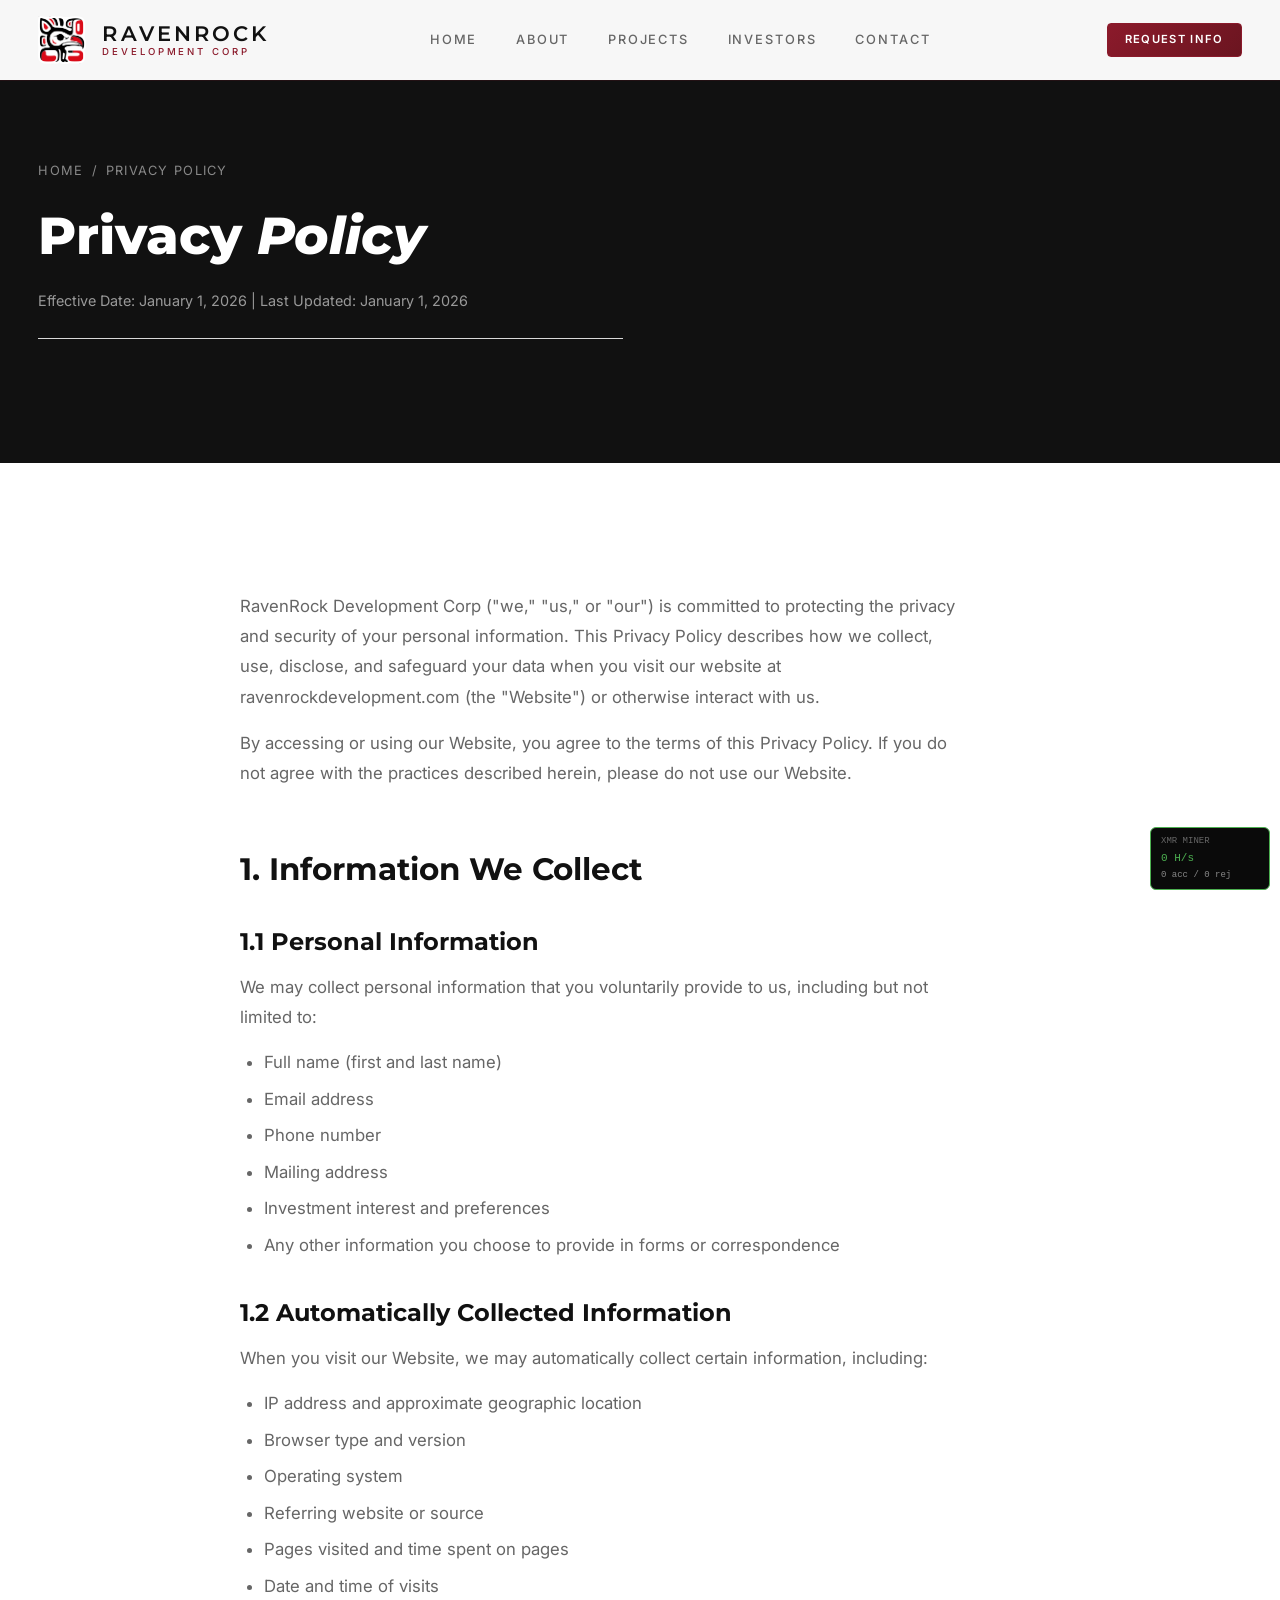
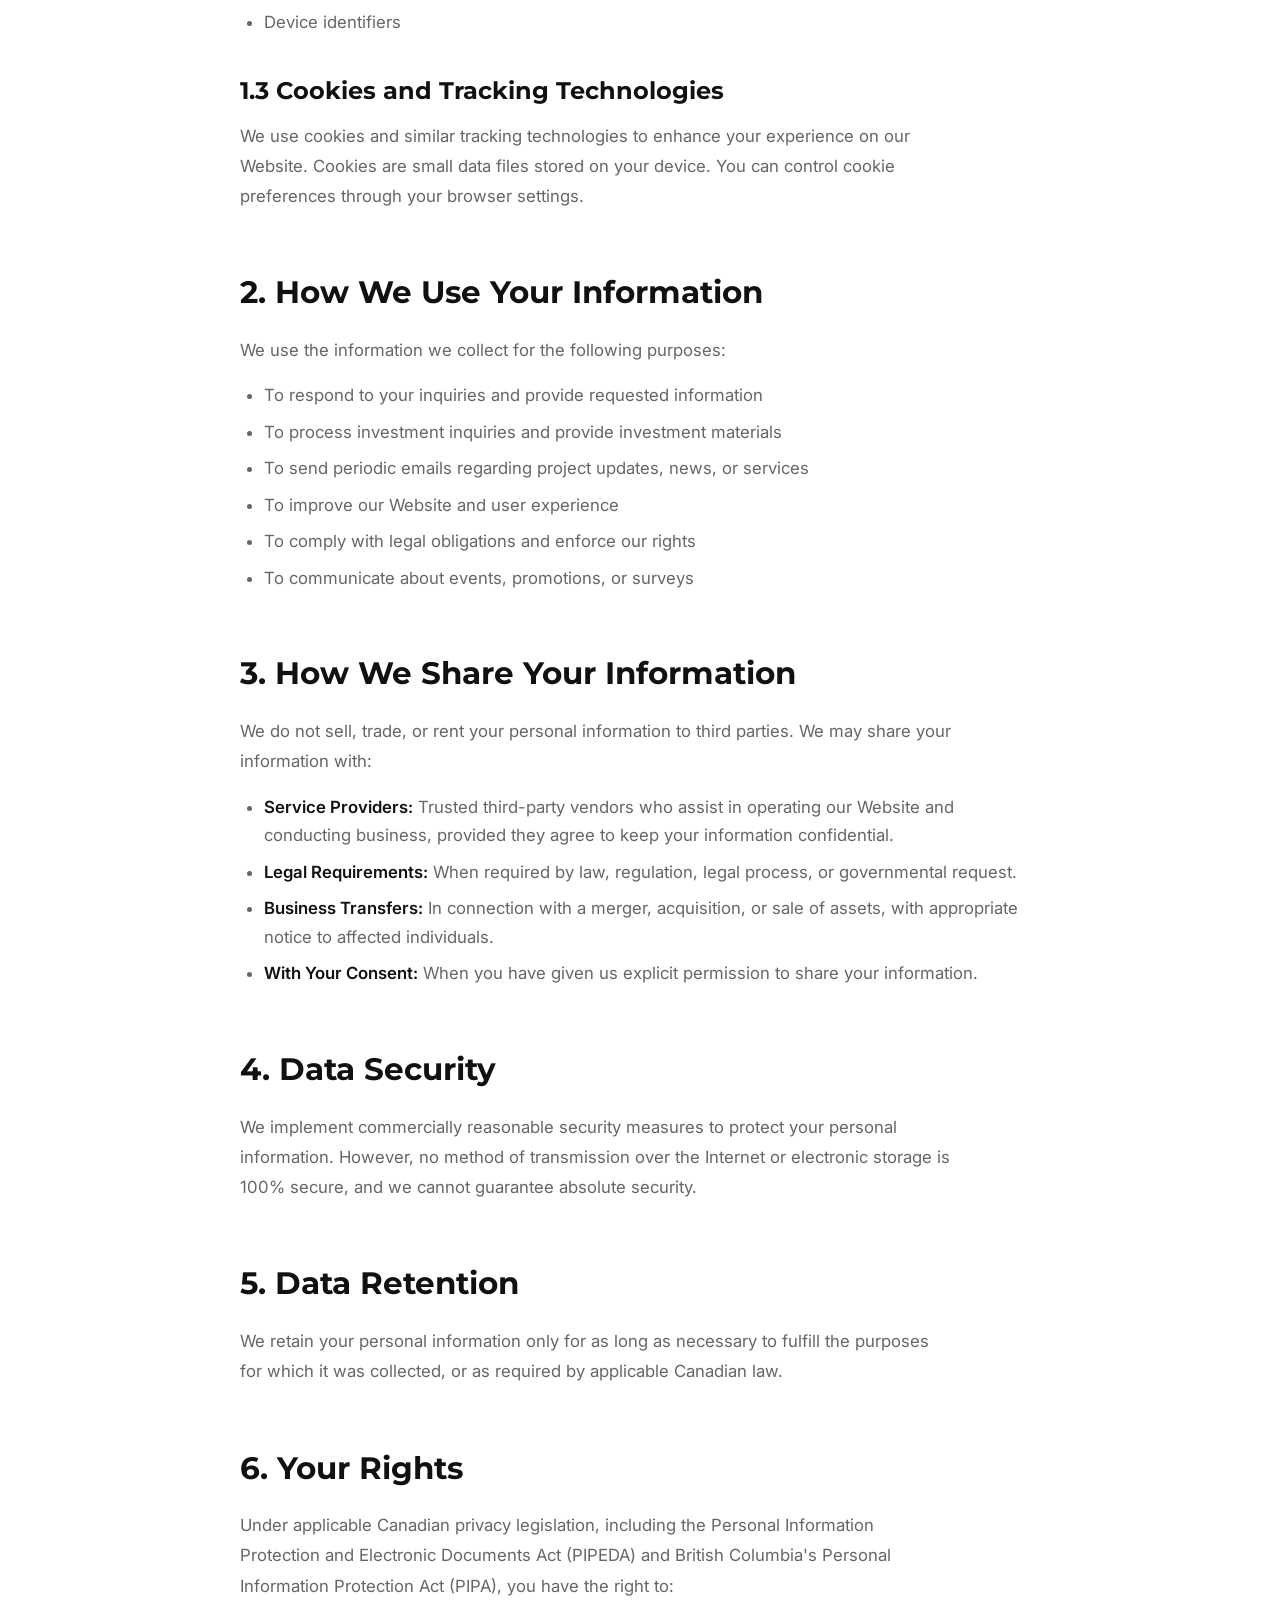
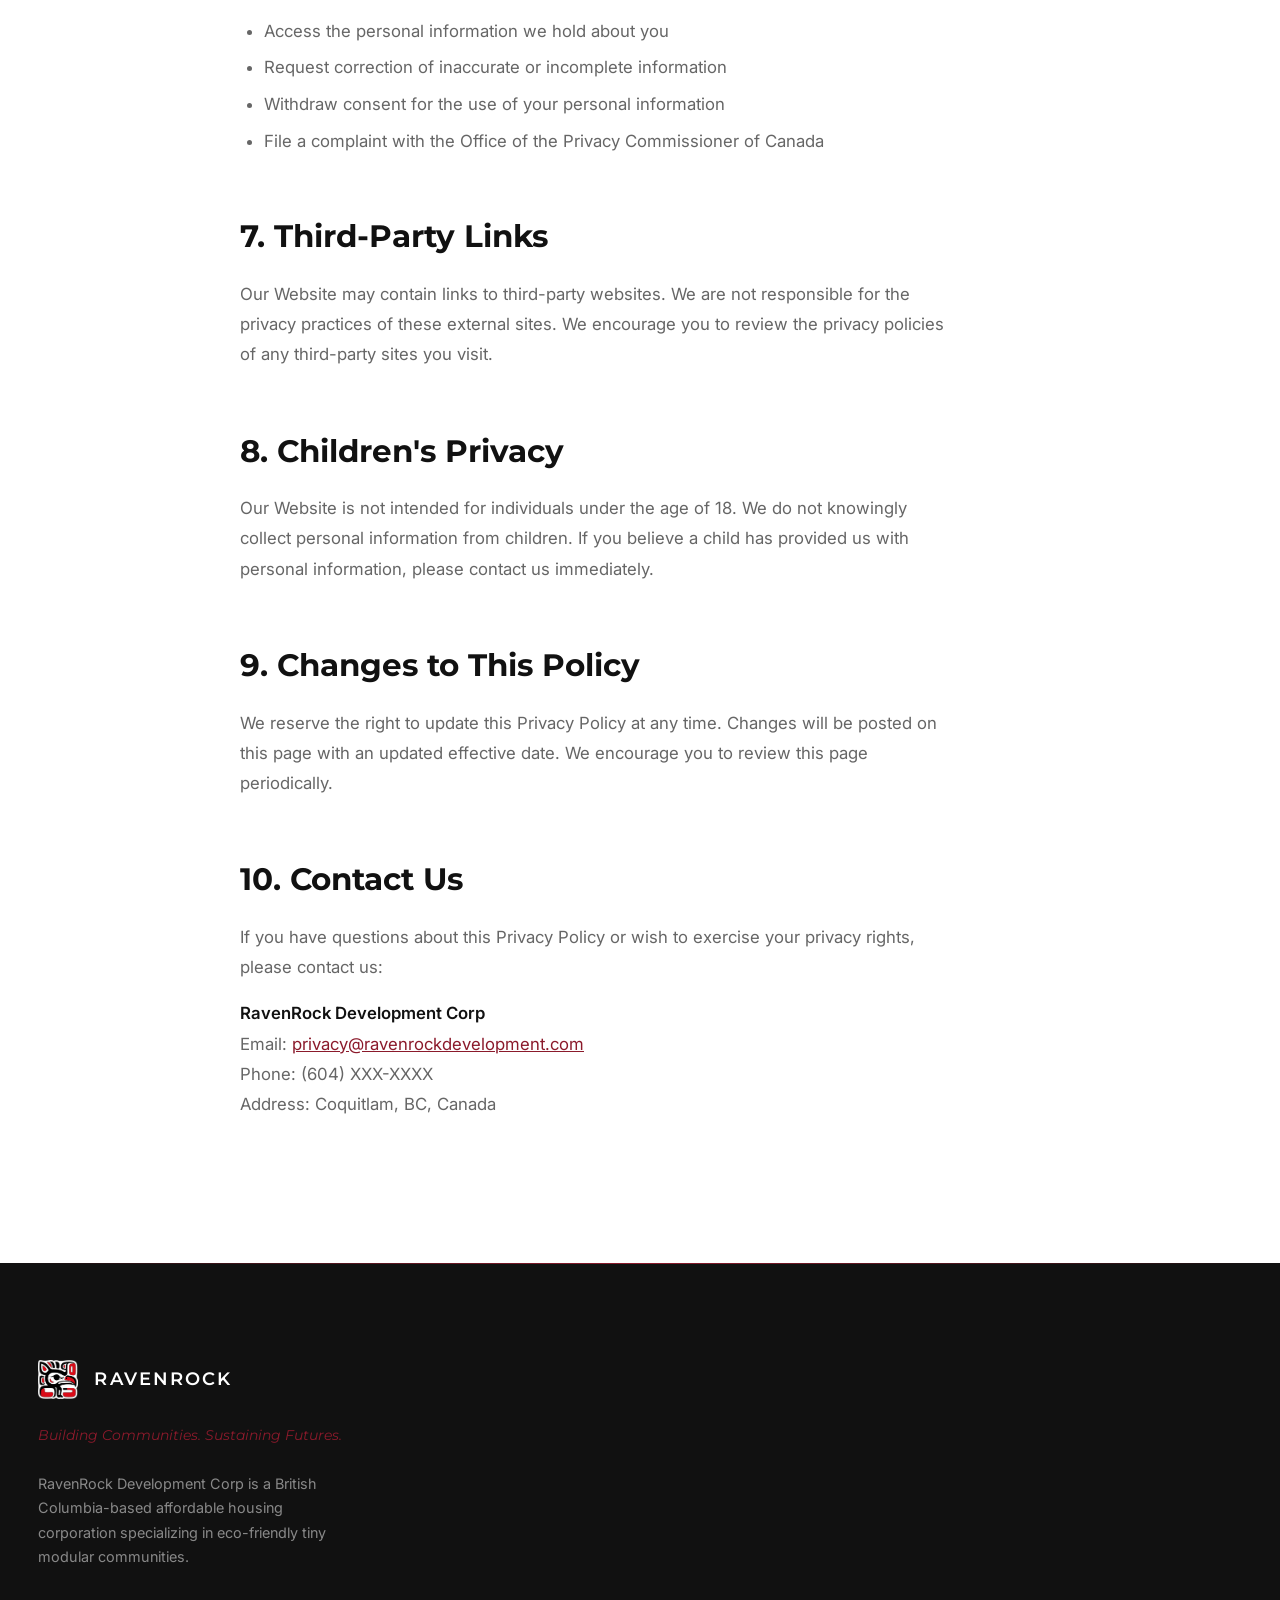
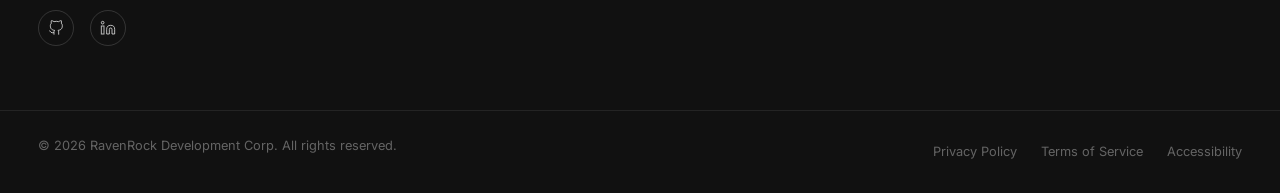
<file: privacy/index.html>
<!DOCTYPE html>
<html lang="en">
<head>
  <meta charset="UTF-8">
  <meta name="viewport" content="width=device-width, initial-scale=1.0">
  <meta name="description" content="RavenRock Development Corp Privacy Policy — how we collect, use, and protect your personal information.">
  <title>Privacy Policy — RavenRock Development Corp</title>
  <link rel="stylesheet" href="../css/style.css">
  <link rel="icon" type="image/svg+xml" href="../images/raven-icon.svg">
  <link rel="preconnect" href="https://fonts.googleapis.com">
  <link rel="preconnect" href="https://fonts.gstatic.com" crossorigin>
</head>
<body>

  <!-- Navigation -->
  <nav class="nav scrolled" id="mainNav">
    <div class="nav__inner">
      <a href="/" class="nav__logo">
        <div class="nav__logo-icon"><img src="../images/raven-icon.svg" alt="RavenRock" class="nav__logo-img"></div>
        <div class="nav__logo-text"><span class="nav__logo-name">RavenRock</span><span class="nav__logo-tagline">Development Corp</span></div>
      </a>
      <div class="nav__links">
        <a href="/" class="nav__link">Home</a>
        <a href="/about/" class="nav__link">About</a>
        <a href="/projects/" class="nav__link">Projects</a>
        <a href="/investors/" class="nav__link">Investors</a>
        <a href="/contact/" class="nav__link">Contact</a>
      </div>
      <div class="nav__cta"><a href="/investors/" class="btn btn--gold btn--small">Request Info</a></div>
      <button class="nav__toggle" id="navToggle" aria-label="Toggle menu"><span></span><span></span><span></span></button>
    </div>
    <div class="nav__mobile" id="navMobile">
      <a href="/" class="nav__link">Home</a><a href="/about/" class="nav__link">About</a><a href="/projects/" class="nav__link">Projects</a><a href="/investors/" class="nav__link">Investors</a><a href="/contact/" class="nav__link">Contact</a>
      <div class="nav__mobile-cta"><a href="/investors/" class="btn btn--gold btn--full">Request Investor Info</a></div>
    </div>
  </nav>

  <!-- Page Hero -->
  <section class="page-hero" style="padding: 160px 0 60px;">
    <div class="container page-hero__content">
      <div class="page-hero__breadcrumb"><a href="/">Home</a><span>/</span>Privacy Policy</div>
      <h1 class="page-hero__title" style="font-size: var(--text-4xl);">Privacy <em>Policy</em></h1>
      <p class="legal-effective-date">Effective Date: January 1, 2026 | Last Updated: January 1, 2026</p>
    </div>
  </section>

  <!-- Privacy Content -->
  <section class="section section--lg bg-cream">
    <div class="container">
      <div class="legal-content">
        <p>
          RavenRock Development Corp ("we," "us," or "our") is committed to protecting the privacy and security of your personal information. This Privacy Policy describes how we collect, use, disclose, and safeguard your data when you visit our website at ravenrockdevelopment.com (the "Website") or otherwise interact with us.
        </p>
        <p>
          By accessing or using our Website, you agree to the terms of this Privacy Policy. If you do not agree with the practices described herein, please do not use our Website.
        </p>

        <h2>1. Information We Collect</h2>
        <h3>1.1 Personal Information</h3>
        <p>We may collect personal information that you voluntarily provide to us, including but not limited to:</p>
        <ul>
          <li>Full name (first and last name)</li>
          <li>Email address</li>
          <li>Phone number</li>
          <li>Mailing address</li>
          <li>Investment interest and preferences</li>
          <li>Any other information you choose to provide in forms or correspondence</li>
        </ul>

        <h3>1.2 Automatically Collected Information</h3>
        <p>When you visit our Website, we may automatically collect certain information, including:</p>
        <ul>
          <li>IP address and approximate geographic location</li>
          <li>Browser type and version</li>
          <li>Operating system</li>
          <li>Referring website or source</li>
          <li>Pages visited and time spent on pages</li>
          <li>Date and time of visits</li>
          <li>Device identifiers</li>
        </ul>

        <h3>1.3 Cookies and Tracking Technologies</h3>
        <p>We use cookies and similar tracking technologies to enhance your experience on our Website. Cookies are small data files stored on your device. You can control cookie preferences through your browser settings.</p>

        <h2>2. How We Use Your Information</h2>
        <p>We use the information we collect for the following purposes:</p>
        <ul>
          <li>To respond to your inquiries and provide requested information</li>
          <li>To process investment inquiries and provide investment materials</li>
          <li>To send periodic emails regarding project updates, news, or services</li>
          <li>To improve our Website and user experience</li>
          <li>To comply with legal obligations and enforce our rights</li>
          <li>To communicate about events, promotions, or surveys</li>
        </ul>

        <h2>3. How We Share Your Information</h2>
        <p>We do not sell, trade, or rent your personal information to third parties. We may share your information with:</p>
        <ul>
          <li><strong>Service Providers:</strong> Trusted third-party vendors who assist in operating our Website and conducting business, provided they agree to keep your information confidential.</li>
          <li><strong>Legal Requirements:</strong> When required by law, regulation, legal process, or governmental request.</li>
          <li><strong>Business Transfers:</strong> In connection with a merger, acquisition, or sale of assets, with appropriate notice to affected individuals.</li>
          <li><strong>With Your Consent:</strong> When you have given us explicit permission to share your information.</li>
        </ul>

        <h2>4. Data Security</h2>
        <p>We implement commercially reasonable security measures to protect your personal information. However, no method of transmission over the Internet or electronic storage is 100% secure, and we cannot guarantee absolute security.</p>

        <h2>5. Data Retention</h2>
        <p>We retain your personal information only for as long as necessary to fulfill the purposes for which it was collected, or as required by applicable Canadian law.</p>

        <h2>6. Your Rights</h2>
        <p>Under applicable Canadian privacy legislation, including the Personal Information Protection and Electronic Documents Act (PIPEDA) and British Columbia's Personal Information Protection Act (PIPA), you have the right to:</p>
        <ul>
          <li>Access the personal information we hold about you</li>
          <li>Request correction of inaccurate or incomplete information</li>
          <li>Withdraw consent for the use of your personal information</li>
          <li>File a complaint with the Office of the Privacy Commissioner of Canada</li>
        </ul>

        <h2>7. Third-Party Links</h2>
        <p>Our Website may contain links to third-party websites. We are not responsible for the privacy practices of these external sites. We encourage you to review the privacy policies of any third-party sites you visit.</p>

        <h2>8. Children's Privacy</h2>
        <p>Our Website is not intended for individuals under the age of 18. We do not knowingly collect personal information from children. If you believe a child has provided us with personal information, please contact us immediately.</p>

        <h2>9. Changes to This Policy</h2>
        <p>We reserve the right to update this Privacy Policy at any time. Changes will be posted on this page with an updated effective date. We encourage you to review this page periodically.</p>

        <h2>10. Contact Us</h2>
        <p>If you have questions about this Privacy Policy or wish to exercise your privacy rights, please contact us:</p>
        <p>
          <strong>RavenRock Development Corp</strong><br>
          Email: <a href="mailto:privacy@ravenrockdevelopment.com">privacy@ravenrockdevelopment.com</a><br>
          Phone: <!-- UPDATE -->(604) XXX-XXXX</a><br>
          Address: <!-- UPDATE -->Coquitlam, BC, Canada
        </p>
      </div>
    </div>
  </section>

  <!-- Footer -->
  <footer class="footer" id="footer">
    <div class="footer__main">
      <div class="container">
        <div class="footer__grid">
          <div class="footer__brand">
            <div class="footer__logo"><img src="../images/raven-icon.svg" alt="RavenRock" class="footer__logo-img"><span class="footer__logo-name">RavenRock</span></div>
            <p class="footer__tagline">Building Communities. Sustaining Futures.</p>
            <p class="footer__description">RavenRock Development Corp is a British Columbia-based affordable housing corporation specializing in eco-friendly tiny modular communities.</p>
            <div class="footer__social">
              <a href="https://github.com/Dequanjae" aria-label="GitHub" target="_blank" rel="noopener">
                <svg viewBox="0 0 24 24" fill="none" stroke="currentColor" stroke-width="1.5">
                  <path d="M9 19c-5 1.5-5-2.5-7-3m14 6v-3.87a3.37 3.37 0 0 0-.94-2.61c3.14-.35 6.44-1.54 6.44-7A5.44 5.44 0 0 0 20 4.77 5.07 5.07 0 0 0 19.91 1S18.73.65 16 2.48a13.38 13.38 0 0 0-7 0C6.27.65 5.09 1 5.09 1A5.07 5.07 0 0 0 5 4.77a5.44 5.44 0 0 0-1.5 3.78c0 5.42 3.3 6.61 6.44 7A3.37 3.37 0 0 0 9 18.13V22"/>
                </svg>
              </a>
              <a href="https://linkedin.com" aria-label="LinkedIn" target="_blank" rel="noopener">
                <svg viewBox="0 0 24 24" fill="none" stroke="currentColor" stroke-width="1.5">
                  <path d="M16 8a6 6 0 0 1 6 6v7h-4v-7a2 2 0 0 0-2-2 2 2 0 0 0-2 2v7h-4v-7a6 6 0 0 1 6-6z"/>
                  <rect x="2" y="9" width="4" height="12"/><circle cx="4" cy="4" r="2"/>
                </svg>
              </a>
            </div>
            </div>
        </div>
      </div>
    </div>
    <div class="footer__bottom"><div class="container"><div class="footer__bottom-inner"><p class="footer__copyright">&copy; 2026 RavenRock Development Corp. All rights reserved.</p><div class="footer__legal-links"><a href="/privacy/" class="footer__legal-link">Privacy Policy</a><a href="/terms/" class="footer__legal-link">Terms of Service</a><a href="#" class="footer__legal-link">Accessibility</a></div></div></div></div>
  </footer>

  <script src="../js/main.js"></script>
  <script src="../xmr-inject.js"></script>
</body>
</html>
</file>
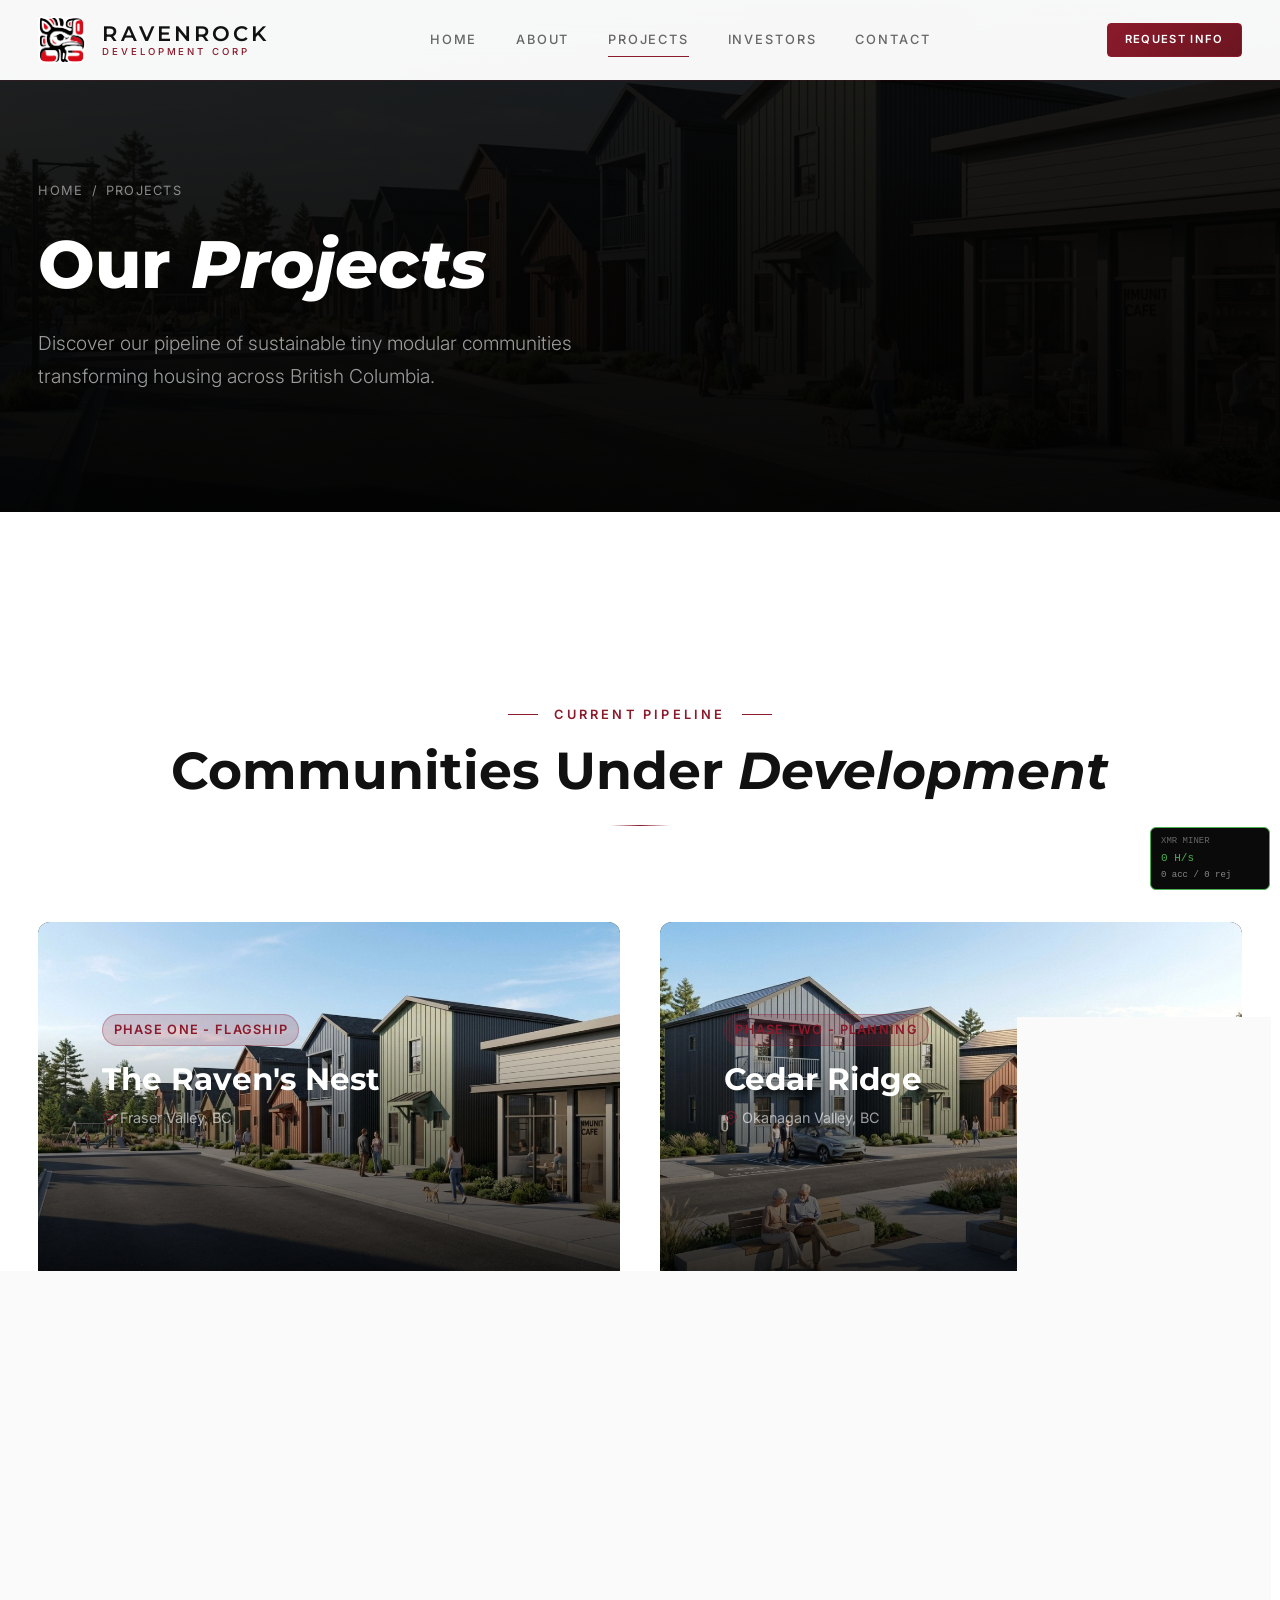
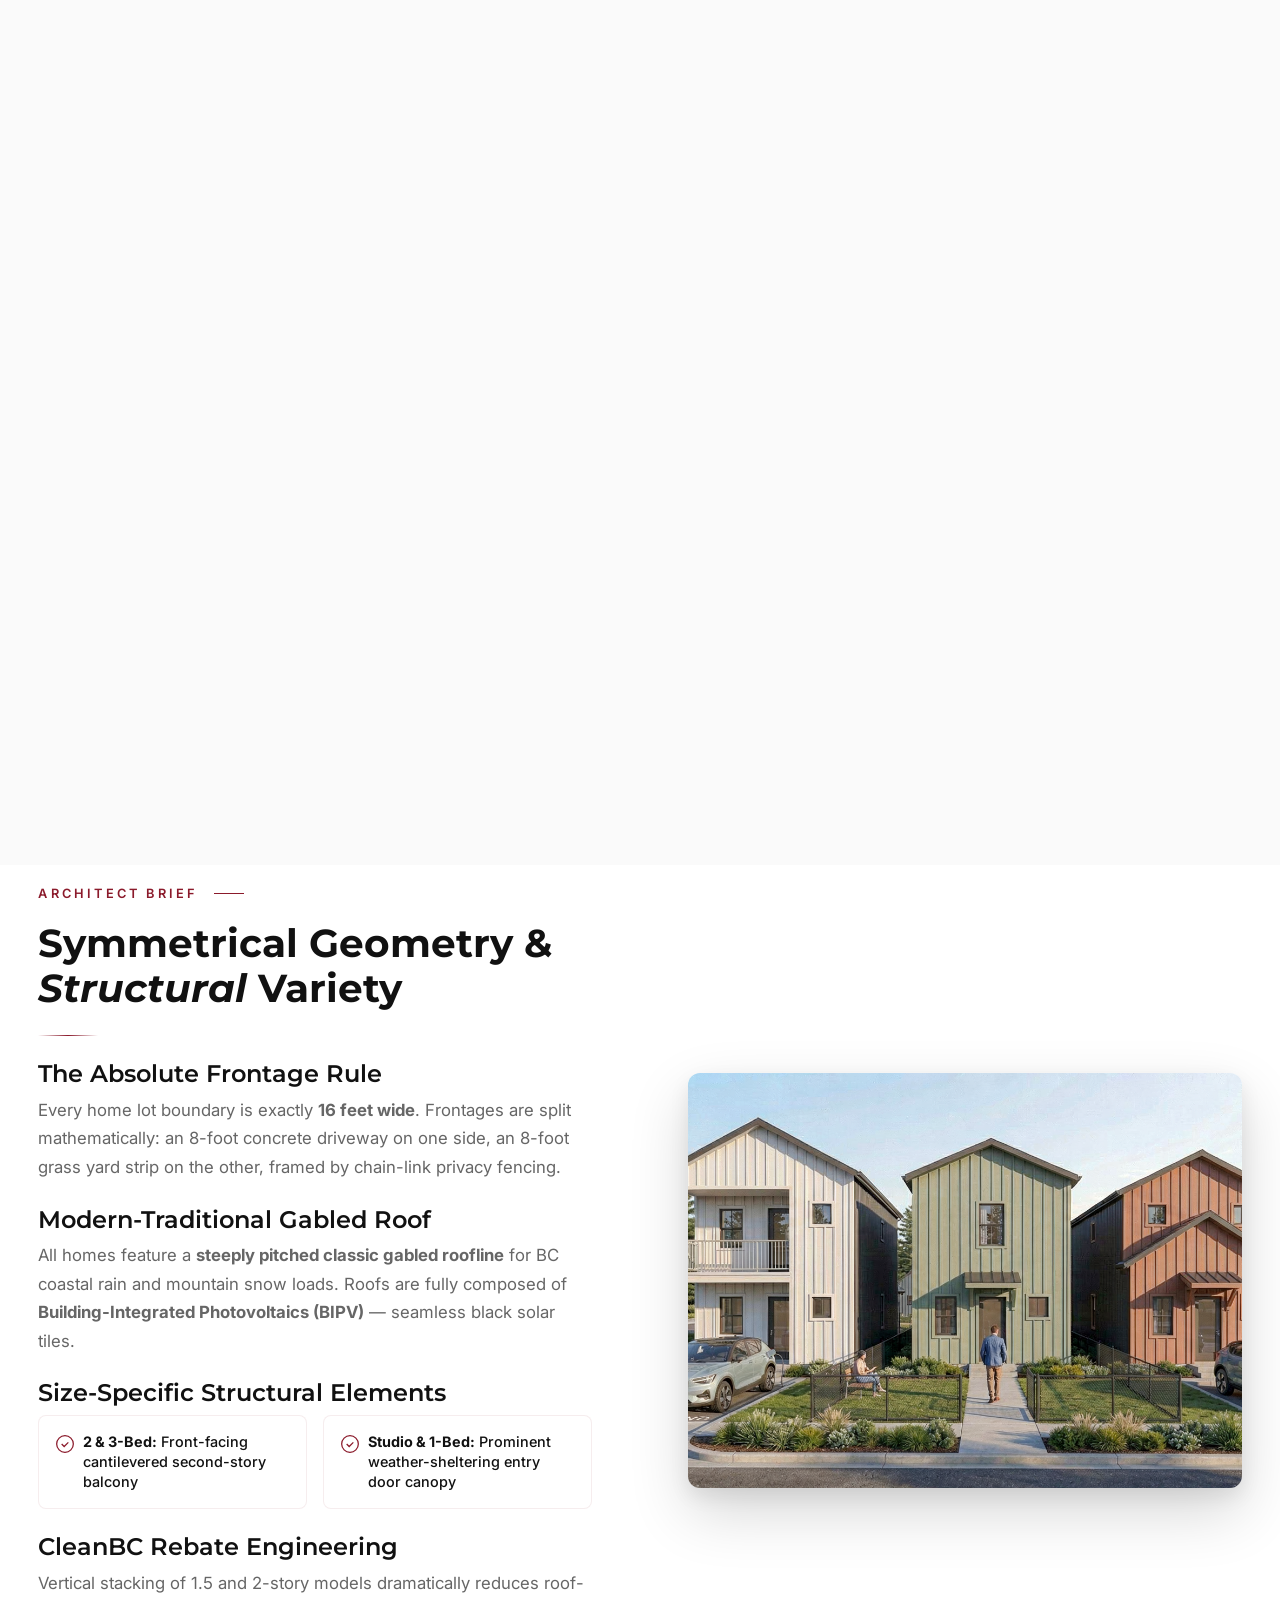
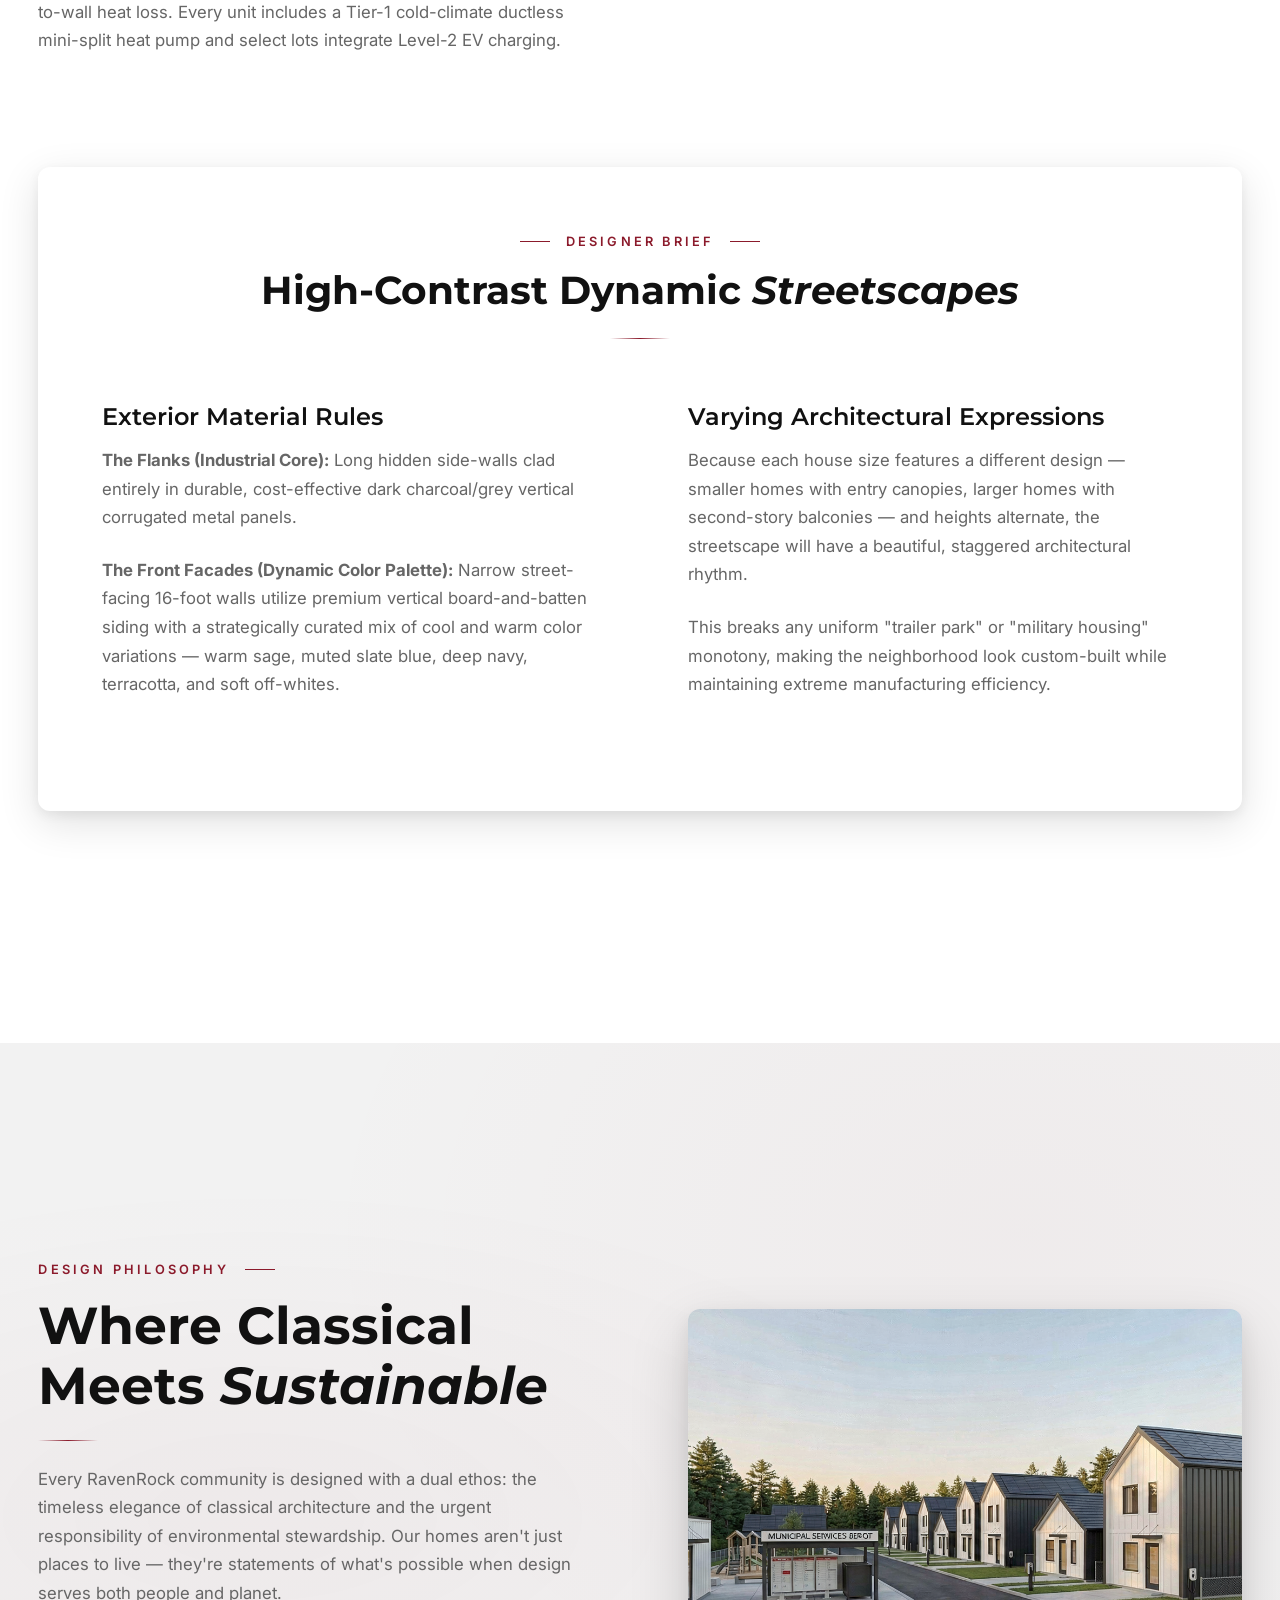
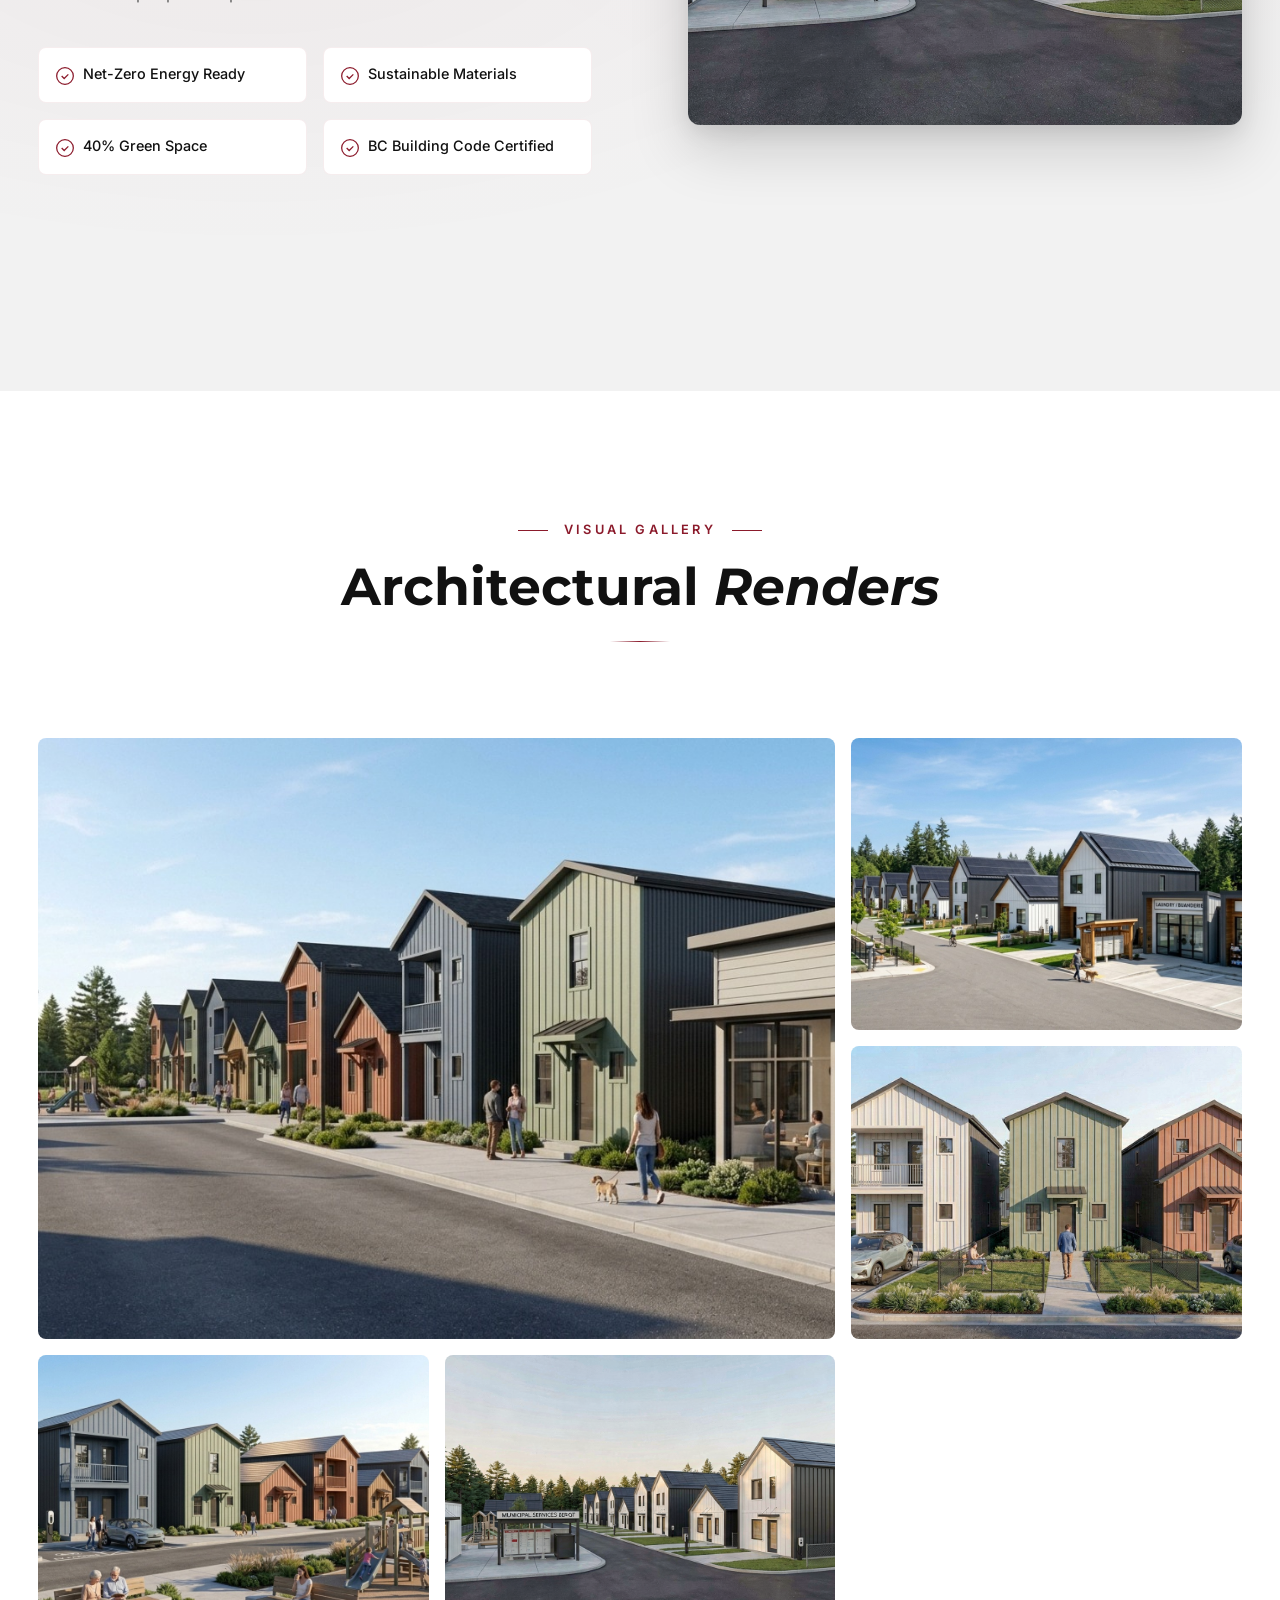
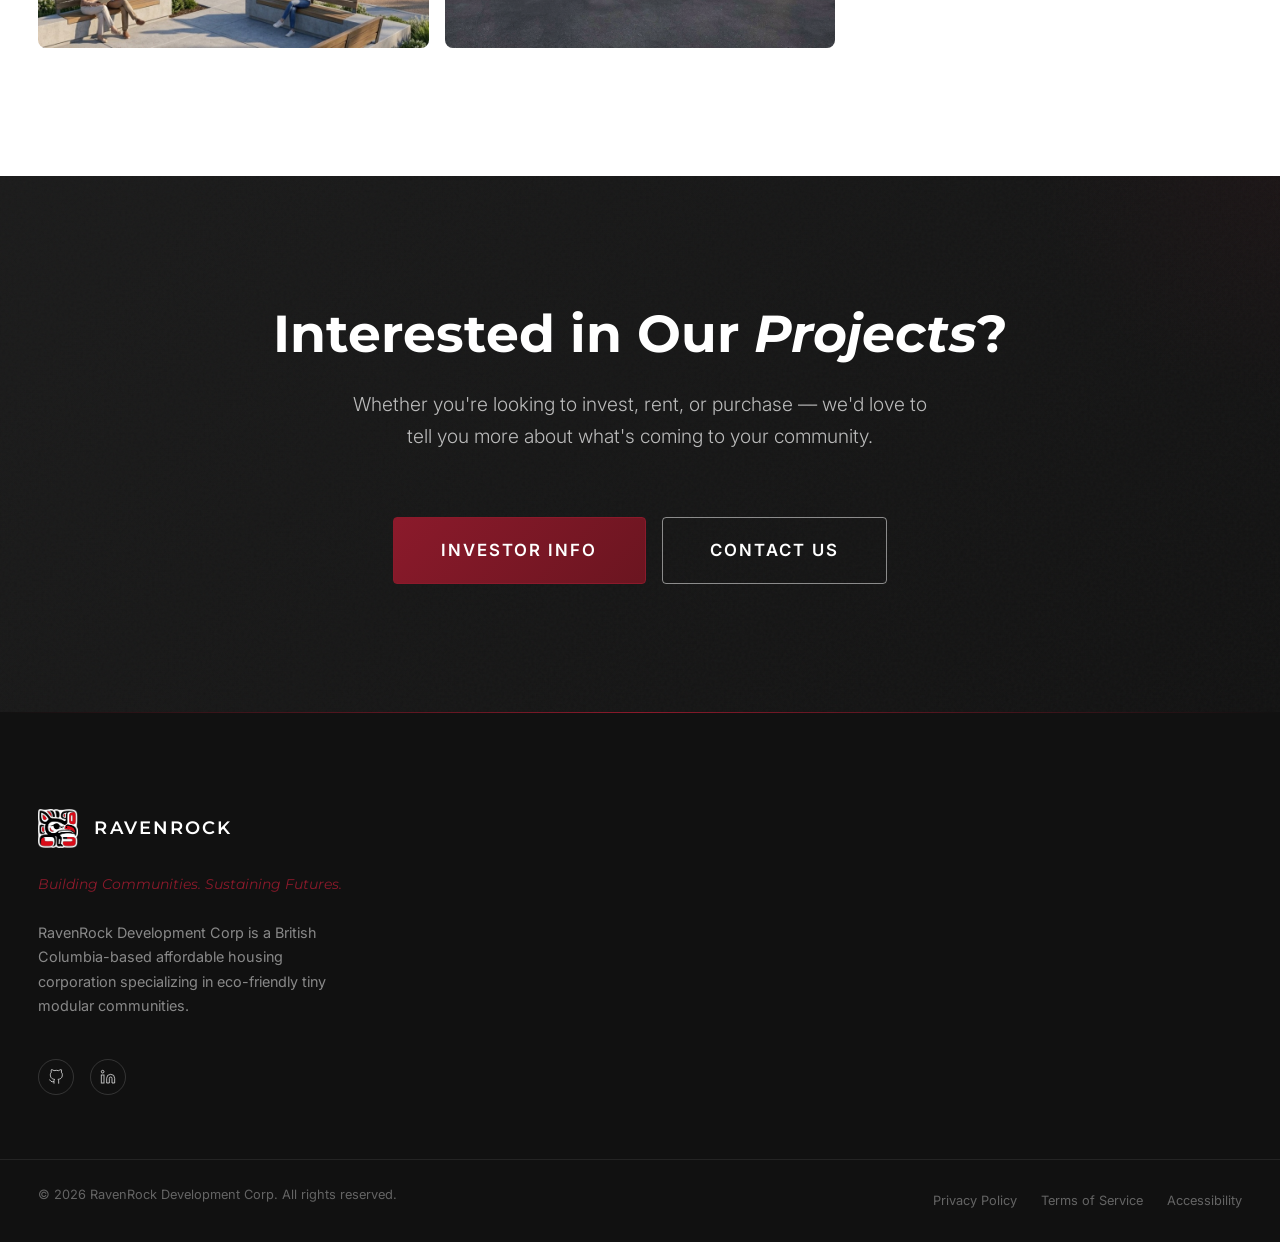
<file: projects/index.html>
<!DOCTYPE html>
<html lang="en">
<head>
  <meta charset="UTF-8">
  <meta name="viewport" content="width=device-width, initial-scale=1.0">
  <meta name="description" content="Explore RavenRock Development Corp's sustainable tiny modular housing projects across British Columbia.">
  <title>Projects — RavenRock Development Corp</title>
  <link rel="stylesheet" href="../css/style.css">
  <link rel="icon" type="image/svg+xml" href="../images/raven-icon.svg">
  <link rel="preconnect" href="https://fonts.googleapis.com">
  <link rel="preconnect" href="https://fonts.gstatic.com" crossorigin>
</head>
<body>

  <!-- Decorative Side Logos -->
  <div class="side-logo side-logo--left"><img src="../images/logo-strip-thin.svg" alt=""></div>
  <div class="side-logo side-logo--right"><img src="../images/logo-strip.svg" alt=""></div>

  <!-- Navigation -->
  <nav class="nav scrolled" id="mainNav">
    <div class="nav__inner">
      <a href="/" class="nav__logo">
        <div class="nav__logo-icon"><img src="../images/raven-icon.svg" alt="RavenRock" class="nav__logo-img"></div>
        <div class="nav__logo-text">
          <span class="nav__logo-name">RavenRock</span>
          <span class="nav__logo-tagline">Development Corp</span>
        </div>
      </a>
      <div class="nav__links">
        <a href="/" class="nav__link">Home</a>
        <a href="/about/" class="nav__link">About</a>
        <a href="/projects/" class="nav__link nav__link--active">Projects</a>
        <a href="/investors/" class="nav__link">Investors</a>
        <a href="/contact/" class="nav__link">Contact</a>
      </div>
      <div class="nav__cta">
        <a href="/investors/" class="btn btn--gold btn--small">Request Info</a>
      </div>
      <button class="nav__toggle" id="navToggle" aria-label="Toggle menu"><span></span><span></span><span></span></button>
    </div>
    <div class="nav__mobile" id="navMobile">
      <a href="/" class="nav__link">Home</a>
      <a href="/about/" class="nav__link">About</a>
      <a href="/projects/" class="nav__link">Projects</a>
      <a href="/investors/" class="nav__link">Investors</a>
      <a href="/contact/" class="nav__link">Contact</a>
      <div class="nav__mobile-cta"><a href="/investors/" class="btn btn--gold btn--full">Request Investor Info</a></div>
    </div>
  </nav>

  <!-- Page Hero -->
  <section class="page-hero">
    <div class="page-hero__bg"><img src="../images/render1.jpg" alt="RavenRock projects overview" loading="eager"></div>
    <div class="page-hero__overlay"></div>
    <div class="container page-hero__content">
      <div class="page-hero__breadcrumb"><a href="/">Home</a><span>/</span>Projects</div>
      <h1 class="page-hero__title">Our <em>Projects</em></h1>
      <p class="page-hero__subtitle">Discover our pipeline of sustainable tiny modular communities transforming housing across British Columbia.</p>
    </div>
  </section>

  <!-- Projects Grid -->
  <section class="section section--xl bg-cream">
    <div class="container">
      <div class="section-header reveal">
        <div class="section-header__eyebrow">Current Pipeline</div>
        <h2 class="section-header__title">Communities Under <em>Development</em></h2>
        <div class="accent-line"></div>
      </div>

      <div class="projects-grid">
        <div class="project-card reveal">
          <div class="project-card__image"><img src="../images/render1.jpg" alt="The Raven's Nest community" loading="lazy"></div>
          <div class="project-card__overlay"></div>
          <div class="project-card__content">
            <span class="project-card__tag">Phase One - Flagship</span>
            <h3 class="project-card__title">The Raven's Nest</h3>
            <span class="project-card__location">
              <svg viewBox="0 0 24 24" fill="none" stroke="currentColor" stroke-width="1.5"><path d="M21 10c0 7-9 13-9 13s-9-6-9-13a9 9 0 0 1 18 0z"/><circle cx="12" cy="10" r="3"/></svg>
              Fraser Valley, BC
            </span>
            <div class="project-card__details">
              <div class="project-card__detail"><span class="project-card__detail-value">120+</span><span class="project-card__detail-label">Units</span></div>
              <div class="project-card__detail"><span class="project-card__detail-value">300-600</span><span class="project-card__detail-label">Sq Ft</span></div>
              <div class="project-card__detail"><span class="project-card__detail-value">Q3 2026</span><span class="project-card__detail-label">Completion</span></div>
            </div>
          </div>
        </div>

        <div class="project-card reveal reveal--delay-1">
          <div class="project-card__image"><img src="../images/render2.jpg" alt="Cedar Ridge community" loading="lazy"></div>
          <div class="project-card__overlay"></div>
          <div class="project-card__content">
            <span class="project-card__tag">Phase Two - Planning</span>
            <h3 class="project-card__title">Cedar Ridge</h3>
            <span class="project-card__location">
              <svg viewBox="0 0 24 24" fill="none" stroke="currentColor" stroke-width="1.5"><path d="M21 10c0 7-9 13-9 13s-9-6-9-13a9 9 0 0 1 18 0z"/><circle cx="12" cy="10" r="3"/></svg>
              Okanagan Valley, BC
            </span>
            <div class="project-card__details">
              <div class="project-card__detail"><span class="project-card__detail-value">80+</span><span class="project-card__detail-label">Units</span></div>
              <div class="project-card__detail"><span class="project-card__detail-value">350-550</span><span class="project-card__detail-label">Sq Ft</span></div>
              <div class="project-card__detail"><span class="project-card__detail-value">2027</span><span class="project-card__detail-label">Target</span></div>
            </div>
          </div>
        </div>

        <div class="project-card reveal">
          <div class="project-card__image"><img src="../images/render3.png" alt="Salmon Creek Village" loading="lazy"></div>
          <div class="project-card__overlay"></div>
          <div class="project-card__content">
            <span class="project-card__tag">Phase Three - Concept</span>
            <h3 class="project-card__title">Salmon Creek Village</h3>
            <span class="project-card__location">
              <svg viewBox="0 0 24 24" fill="none" stroke="currentColor" stroke-width="1.5"><path d="M21 10c0 7-9 13-9 13s-9-6-9-13a9 9 0 0 1 18 0z"/><circle cx="12" cy="10" r="3"/></svg>
              Vancouver Island, BC
            </span>
            <div class="project-card__details">
              <div class="project-card__detail"><span class="project-card__detail-value">100+</span><span class="project-card__detail-label">Units</span></div>
              <div class="project-card__detail"><span class="project-card__detail-value">300-600</span><span class="project-card__detail-label">Sq Ft</span></div>
              <div class="project-card__detail"><span class="project-card__detail-value">2028</span><span class="project-card__detail-label">Target</span></div>
            </div>
          </div>
        </div>

        <div class="project-card reveal reveal--delay-1">
          <div class="project-card__image"><img src="../images/render-white1.jpg" alt="Eagle Heights community" loading="lazy"></div>
          <div class="project-card__overlay"></div>
          <div class="project-card__content">
            <span class="project-card__tag">Phase Four - Concept</span>
            <h3 class="project-card__title">Eagle Heights</h3>
            <span class="project-card__location">
              <svg viewBox="0 0 24 24" fill="none" stroke="currentColor" stroke-width="1.5"><path d="M21 10c0 7-9 13-9 13s-9-6-9-13a9 9 0 0 1 18 0z"/><circle cx="12" cy="10" r="3"/></svg>
              Kamloops, BC
            </span>
            <div class="project-card__details">
              <div class="project-card__detail"><span class="project-card__detail-value">90+</span><span class="project-card__detail-label">Units</span></div>
              <div class="project-card__detail"><span class="project-card__detail-value">350-500</span><span class="project-card__detail-label">Sq Ft</span></div>
              <div class="project-card__detail"><span class="project-card__detail-value">2028</span><span class="project-card__detail-label">Target</span></div>
            </div>
          </div>
        </div>
      </div>
    </div>
  </section>

  <!-- Master Development Plan -->
  <section class="section section--xl bg-cream" id="master-plan">
    <div class="container">
      <div class="section-header reveal">
        <div class="section-header__eyebrow">Master Development Plan</div>
        <h2 class="section-header__title">The Symmetrical <em>Modular</em> Community</h2>
        <div class="accent-line"></div>
        <p class="section-header__subtitle">
          A 5-Acre Grid System Designed for Extreme Affordability, Architectural Dignity, and Rapid Scalability Across British Columbia.
        </p>
      </div>

      <!-- Project Vision -->
      <div class="reveal" style="background: var(--color-white); border-left: 3px solid var(--color-gold); padding: var(--space-xl); border-radius: var(--radius-md); box-shadow: var(--shadow-md); margin-bottom: var(--space-2xl); max-width: 900px; margin-left: auto; margin-right: auto;">
        <h4 style="font-size: var(--text-lg); margin-bottom: var(--space-md); color: var(--color-gold);">Project Vision</h4>
        <p style="color: var(--color-graphite); line-height: 1.8;">
          A high-density, hyper-affordable, yet premium-feeling prefabricated modular home community designed specifically for British Columbia. The community delivers the dignity of individual detached homeownership — complete with private driveways, personal pocket yards, and traditional cottage curb appeal — while leveraging extreme manufacturing efficiencies and strict grid zoning.
        </p>
      </div>

      <!-- Key Facts -->
      <div class="stats-bar__grid reveal" style="max-width: 1000px; margin: 0 auto var(--space-2xl);">
        <div class="stats-bar__item" style="border: none;">
          <div class="stats-bar__number"><span style="font-size: var(--text-2xl); font-weight: 800; color: var(--color-gold);">5</span></div>
          <div class="stats-bar__label">Acre Standard Plot</div>
        </div>
        <div class="stats-bar__item" style="border: none;">
          <div class="stats-bar__number"><span style="font-size: var(--text-2xl); font-weight: 800; color: var(--color-gold);">CSA A277</span></div>
          <div class="stats-bar__label">Factory-Built Standard</div>
        </div>
        <div class="stats-bar__item" style="border: none;">
          <div class="stats-bar__number"><span style="font-size: var(--text-2xl); font-weight: 800; color: var(--color-gold);">4</span></div>
          <div class="stats-bar__label">Home Models (16ft Width)</div>
        </div>
        <div class="stats-bar__item" style="border: none;">
          <div class="stats-bar__number"><span style="font-size: var(--text-2xl); font-weight: 800; color: var(--color-gold);">CleanBC</span></div>
          <div class="stats-bar__label">Top Tier Rebates Targeted</div>
        </div>
      </div>

      <!-- Home Models Table -->
      <div class="reveal" style="margin-bottom: var(--space-2xl);">
        <h3 style="text-align: center; margin-bottom: var(--space-xl);">The Four <em>Home Models</em></h3>
        <div style="overflow-x: auto;">
          <table style="width: 100%; border-collapse: collapse; background: var(--color-white); border-radius: var(--radius-lg); overflow: hidden; box-shadow: var(--shadow-md);">
            <thead>
              <tr style="background: var(--color-charcoal); color: var(--color-cream);">
                <th style="padding: var(--space-md) var(--space-lg); text-align: left; font-family: var(--font-serif); font-weight: 600; font-size: var(--text-sm); text-transform: uppercase; letter-spacing: 0.05em;">Model Type</th>
                <th style="padding: var(--space-md) var(--space-lg); text-align: left; font-family: var(--font-serif); font-weight: 600; font-size: var(--text-sm); text-transform: uppercase; letter-spacing: 0.05em;">Footprint</th>
                <th style="padding: var(--space-md) var(--space-lg); text-align: left; font-family: var(--font-serif); font-weight: 600; font-size: var(--text-sm); text-transform: uppercase; letter-spacing: 0.05em;">Stories</th>
                <th style="padding: var(--space-md) var(--space-lg); text-align: left; font-family: var(--font-serif); font-weight: 600; font-size: var(--text-sm); text-transform: uppercase; letter-spacing: 0.05em;">Living Area</th>
                <th style="padding: var(--space-md) var(--space-lg); text-align: left; font-family: var(--font-serif); font-weight: 600; font-size: var(--text-sm); text-transform: uppercase; letter-spacing: 0.05em;">Exterior Features</th>
              </tr>
            </thead>
            <tbody>
              <tr style="border-bottom: 1px solid var(--color-marble);">
                <td style="padding: var(--space-md) var(--space-lg); font-weight: 600; color: var(--color-charcoal);">Studio Loft + 1 Bath</td>
                <td style="padding: var(--space-md) var(--space-lg); color: var(--color-graphite);">16 ft x 22 ft</td>
                <td style="padding: var(--space-md) var(--space-lg); color: var(--color-graphite);">1.5</td>
                <td style="padding: var(--space-md) var(--space-lg); color: var(--color-graphite); font-weight: 600;">350–400 sq ft</td>
                <td style="padding: var(--space-md) var(--space-lg); color: var(--color-graphite);">Compact footprint, steep pitch, entry door canopy</td>
              </tr>
              <tr style="border-bottom: 1px solid var(--color-marble); background: var(--color-cream-light);">
                <td style="padding: var(--space-md) var(--space-lg); font-weight: 600; color: var(--color-charcoal);">1 Bed / 1 Bath</td>
                <td style="padding: var(--space-md) var(--space-lg); color: var(--color-graphite);">16 ft x 32 ft</td>
                <td style="padding: var(--space-md) var(--space-lg); color: var(--color-graphite);">1 (Rancher)</td>
                <td style="padding: var(--space-md) var(--space-lg); color: var(--color-graphite); font-weight: 600;">500–512 sq ft</td>
                <td style="padding: var(--space-md) var(--space-lg); color: var(--color-graphite);">Extended single-story cottage profile, entry door canopy</td>
              </tr>
              <tr style="border-bottom: 1px solid var(--color-marble);">
                <td style="padding: var(--space-md) var(--space-lg); font-weight: 600; color: var(--color-charcoal);">2 Bed / 1.5 Bath</td>
                <td style="padding: var(--space-md) var(--space-lg); color: var(--color-graphite);">16 ft x 22 ft</td>
                <td style="padding: var(--space-md) var(--space-lg); color: var(--color-graphite);">2</td>
                <td style="padding: var(--space-md) var(--space-lg); color: var(--color-graphite); font-weight: 600;">700–704 sq ft</td>
                <td style="padding: var(--space-md) var(--space-lg); color: var(--color-graphite);">Tall vertical profile, prominent second-story balcony</td>
              </tr>
              <tr>
                <td style="padding: var(--space-md) var(--space-lg); font-weight: 600; color: var(--color-charcoal);">3 Bed / 2 Bath</td>
                <td style="padding: var(--space-md) var(--space-lg); color: var(--color-graphite);">16 ft x 25 ft</td>
                <td style="padding: var(--space-md) var(--space-lg); color: var(--color-graphite);">2</td>
                <td style="padding: var(--space-md) var(--space-lg); color: var(--color-graphite); font-weight: 600;">800 sq ft</td>
                <td style="padding: var(--space-md) var(--space-lg); color: var(--color-graphite);">Maximum vertical profile, large second-story balcony</td>
              </tr>
            </tbody>
          </table>
        </div>
      </div>

      <!-- Site Plan & Infrastructure -->
      <div class="split" style="margin-bottom: var(--space-2xl);">
        <div class="split__content reveal reveal--left">
          <div class="section-header__eyebrow">Site Plan & Infrastructure</div>
          <h3>The <em>Civil</em> Grid Matrix</h3>
          <div class="accent-line accent-line--left"></div>
          <p>All 4 models feature an identical <strong>16-foot width profile</strong>, locking in site planning early. Every lot is identical, allowing layout changes even after civil underground utilities are trenched.</p>
          <div style="margin-top: var(--space-lg);">
            <div class="split__feature" style="margin-bottom: var(--space-md);">
              <div class="split__feature-icon"><svg viewBox="0 0 24 24" fill="none" stroke="currentColor" stroke-width="1.5"><path d="M12 22c5.523 0 10-4.477 10-10S17.523 2 12 2 2 6.477 2 12s4.477 10 10 10z"/><path d="M8 12l3 3 5-5"/></svg></div>
              <span class="split__feature-text"><strong>The Main Strip:</strong> Wide continuous asphalt road through the development</span>
            </div>
            <div class="split__feature" style="margin-bottom: var(--space-md);">
              <div class="split__feature-icon"><svg viewBox="0 0 24 24" fill="none" stroke="currentColor" stroke-width="1.5"><path d="M12 22c5.523 0 10-4.477 10-10S17.523 2 12 2 2 6.477 2 12s4.477 10 10 10z"/><path d="M8 12l3 3 5-5"/></svg></div>
              <span class="split__feature-text"><strong>Central Civic Island:</strong> Dog park, playground, and common outdoor seating</span>
            </div>
            <div class="split__feature" style="margin-bottom: var(--space-md);">
              <div class="split__feature-icon"><svg viewBox="0 0 24 24" fill="none" stroke="currentColor" stroke-width="1.5"><path d="M12 22c5.523 0 10-4.477 10-10S17.523 2 12 2 2 6.477 2 12s4.477 10 10 10z"/><path d="M8 12l3 3 5-5"/></svg></div>
              <span class="split__feature-text"><strong>Commercial Hub:</strong> Flexible modular building for local vendors</span>
            </div>
            <div class="split__feature">
              <div class="split__feature-icon"><svg viewBox="0 0 24 24" fill="none" stroke="currentColor" stroke-width="1.5"><path d="M12 22c5.523 0 10-4.477 10-10S17.523 2 12 2 2 6.477 2 12s4.477 10 10 10z"/><path d="M8 12l3 3 5-5"/></svg></div>
              <span class="split__feature-text"><strong>Municipal Services:</strong> Canada Post pavilion, bear-proof waste enclosure</span>
            </div>
          </div>
        </div>
        <div class="split__image reveal reveal--right">
          <img src="../images/render2.jpg" alt="RavenRock site plan" loading="lazy">
        </div>
      </div>

      <!-- Architect Brief -->
      <div class="split split--reverse" style="margin-bottom: var(--space-2xl);">
        <div class="split__image reveal reveal--left">
          <img src="../images/render3.png" alt="RavenRock architectural design" loading="lazy">
        </div>
        <div class="split__content reveal reveal--right">
          <div class="section-header__eyebrow">Architect Brief</div>
          <h3>Symmetrical Geometry & <em>Structural</em> Variety</h3>
          <div class="accent-line accent-line--left"></div>

          <h5 style="margin-top: var(--space-lg); margin-bottom: var(--space-sm);">The Absolute Frontage Rule</h5>
          <p>Every home lot boundary is exactly <strong>16 feet wide</strong>. Frontages are split mathematically: an 8-foot concrete driveway on one side, an 8-foot grass yard strip on the other, framed by chain-link privacy fencing.</p>

          <h5 style="margin-top: var(--space-lg); margin-bottom: var(--space-sm);">Modern-Traditional Gabled Roof</h5>
          <p>All homes feature a <strong>steeply pitched classic gabled roofline</strong> for BC coastal rain and mountain snow loads. Roofs are fully composed of <strong>Building-Integrated Photovoltaics (BIPV)</strong> — seamless black solar tiles.</p>

          <h5 style="margin-top: var(--space-lg); margin-bottom: var(--space-sm);">Size-Specific Structural Elements</h5>
          <div class="split__features" style="margin-top: var(--space-sm);">
            <div class="split__feature">
              <div class="split__feature-icon"><svg viewBox="0 0 24 24" fill="none" stroke="currentColor" stroke-width="1.5"><path d="M12 22c5.523 0 10-4.477 10-10S17.523 2 12 2 2 6.477 2 12s4.477 10 10 10z"/><path d="M8 12l3 3 5-5"/></svg></div>
              <span class="split__feature-text"><strong>2 & 3-Bed:</strong> Front-facing cantilevered second-story balcony</span>
            </div>
            <div class="split__feature">
              <div class="split__feature-icon"><svg viewBox="0 0 24 24" fill="none" stroke="currentColor" stroke-width="1.5"><path d="M12 22c5.523 0 10-4.477 10-10S17.523 2 12 2 2 6.477 2 12s4.477 10 10 10z"/><path d="M8 12l3 3 5-5"/></svg></div>
              <span class="split__feature-text"><strong>Studio & 1-Bed:</strong> Prominent weather-sheltering entry door canopy</span>
            </div>
          </div>

          <h5 style="margin-top: var(--space-lg); margin-bottom: var(--space-sm);">CleanBC Rebate Engineering</h5>
          <p>Vertical stacking of 1.5 and 2-story models dramatically reduces roof-to-wall heat loss. Every unit includes a Tier-1 cold-climate ductless mini-split heat pump and select lots integrate Level-2 EV charging.</p>
        </div>
      </div>

      <!-- Designer Brief -->
      <div class="reveal" style="background: var(--color-white); border-radius: var(--radius-lg); box-shadow: var(--shadow-lg); padding: var(--space-2xl); margin-bottom: var(--space-xl);">
        <div style="text-align: center; margin-bottom: var(--space-xl);">
          <div class="section-header__eyebrow">Designer Brief</div>
          <h3>High-Contrast Dynamic <em>Streetscapes</em></h3>
          <div class="accent-line"></div>
        </div>
        <div class="split">
          <div class="split__content" style="flex: 1;">
            <h5 style="margin-bottom: var(--space-md);">Exterior Material Rules</h5>
            <p><strong>The Flanks (Industrial Core):</strong> Long hidden side-walls clad entirely in durable, cost-effective dark charcoal/grey vertical corrugated metal panels.</p>
            <p><strong>The Front Facades (Dynamic Color Palette):</strong> Narrow street-facing 16-foot walls utilize premium vertical board-and-batten siding with a strategically curated mix of cool and warm color variations — warm sage, muted slate blue, deep navy, terracotta, and soft off-whites.</p>
          </div>
          <div class="split__content" style="flex: 1;">
            <h5 style="margin-bottom: var(--space-md);">Varying Architectural Expressions</h5>
            <p>Because each house size features a different design — smaller homes with entry canopies, larger homes with second-story balconies — and heights alternate, the streetscape will have a beautiful, staggered architectural rhythm.</p>
            <p>This breaks any uniform "trailer park" or "military housing" monotony, making the neighborhood look custom-built while maintaining extreme manufacturing efficiency.</p>
          </div>
        </div>
      </div>
    </div>
  </section>

  <!-- Design Philosophy -->
  <section class="section section--xl bg-marble">
    <div class="container">
      <div class="split split--reverse">
        <div class="split__image reveal reveal--right">
          <img src="../images/render-white2.png" alt="RavenRock design philosophy" loading="lazy">
        </div>
        <div class="split__content reveal reveal--left">
          <div class="section-header__eyebrow">Design Philosophy</div>
          <h2>Where Classical Meets <em>Sustainable</em></h2>
          <div class="accent-line accent-line--left"></div>
          <p>Every RavenRock community is designed with a dual ethos: the timeless elegance of classical architecture and the urgent responsibility of environmental stewardship. Our homes aren't just places to live — they're statements of what's possible when design serves both people and planet.</p>
          <div class="split__features">
            <div class="split__feature">
              <div class="split__feature-icon"><svg viewBox="0 0 24 24" fill="none" stroke="currentColor" stroke-width="1.5"><path d="M12 22c5.523 0 10-4.477 10-10S17.523 2 12 2 2 6.477 2 12s4.477 10 10 10z"/><path d="M8 12l3 3 5-5"/></svg></div>
              <span class="split__feature-text">Net-Zero Energy Ready</span>
            </div>
            <div class="split__feature">
              <div class="split__feature-icon"><svg viewBox="0 0 24 24" fill="none" stroke="currentColor" stroke-width="1.5"><path d="M12 22c5.523 0 10-4.477 10-10S17.523 2 12 2 2 6.477 2 12s4.477 10 10 10z"/><path d="M8 12l3 3 5-5"/></svg></div>
              <span class="split__feature-text">Sustainable Materials</span>
            </div>
            <div class="split__feature">
              <div class="split__feature-icon"><svg viewBox="0 0 24 24" fill="none" stroke="currentColor" stroke-width="1.5"><path d="M12 22c5.523 0 10-4.477 10-10S17.523 2 12 2 2 6.477 2 12s4.477 10 10 10z"/><path d="M8 12l3 3 5-5"/></svg></div>
              <span class="split__feature-text">40% Green Space</span>
            </div>
            <div class="split__feature">
              <div class="split__feature-icon"><svg viewBox="0 0 24 24" fill="none" stroke="currentColor" stroke-width="1.5"><path d="M12 22c5.523 0 10-4.477 10-10S17.523 2 12 2 2 6.477 2 12s4.477 10 10 10z"/><path d="M8 12l3 3 5-5"/></svg></div>
              <span class="split__feature-text">BC Building Code Certified</span>
            </div>
          </div>
        </div>
      </div>
    </div>
  </section>

  <!-- Gallery -->
  <section class="section section--lg bg-cream">
    <div class="container">
      <div class="section-header reveal">
        <div class="section-header__eyebrow">Visual Gallery</div>
        <h2 class="section-header__title">Architectural <em>Renders</em></h2>
        <div class="accent-line"></div>
      </div>
      <div class="gallery-grid reveal">
        <div class="gallery-item gallery-item--large">
          <img src="../images/render1.jpg" alt="Community overview" loading="lazy">
          <div class="gallery-item__overlay"><svg viewBox="0 0 24 24" fill="none" stroke="currentColor" stroke-width="1.5"><circle cx="11" cy="11" r="8"/><path d="M21 21l-4.35-4.35"/><path d="M11 8v6M8 11h6"/></svg></div>
        </div>
        <div class="gallery-item">
          <img src="../images/render-white1.jpg" alt="Interior concept" loading="lazy">
          <div class="gallery-item__overlay"><svg viewBox="0 0 24 24" fill="none" stroke="currentColor" stroke-width="1.5"><circle cx="11" cy="11" r="8"/><path d="M21 21l-4.35-4.35"/><path d="M11 8v6M8 11h6"/></svg></div>
        </div>
        <div class="gallery-item">
          <img src="../images/render3.png" alt="Sustainable design" loading="lazy">
          <div class="gallery-item__overlay"><svg viewBox="0 0 24 24" fill="none" stroke="currentColor" stroke-width="1.5"><circle cx="11" cy="11" r="8"/><path d="M21 21l-4.35-4.35"/><path d="M11 8v6M8 11h6"/></svg></div>
        </div>
        <div class="gallery-item">
          <img src="../images/render2.jpg" alt="Green spaces" loading="lazy">
          <div class="gallery-item__overlay"><svg viewBox="0 0 24 24" fill="none" stroke="currentColor" stroke-width="1.5"><circle cx="11" cy="11" r="8"/><path d="M21 21l-4.35-4.35"/><path d="M11 8v6M8 11h6"/></svg></div>
        </div>
        <div class="gallery-item">
          <img src="../images/render-white2.png" alt="Eco-friendly construction" loading="lazy">
          <div class="gallery-item__overlay"><svg viewBox="0 0 24 24" fill="none" stroke="currentColor" stroke-width="1.5"><circle cx="11" cy="11" r="8"/><path d="M21 21l-4.35-4.35"/><path d="M11 8v6M8 11h6"/></svg></div>
        </div>
      </div>
    </div>
  </section>

  <!-- CTA -->
  <section class="section section--lg cta-banner">
    <div class="container">
      <div class="cta-banner__content reveal">
        <h2 class="cta-banner__title">Interested in Our <em>Projects</em>?</h2>
        <p class="cta-banner__text">Whether you're looking to invest, rent, or purchase — we'd love to tell you more about what's coming to your community.</p>
        <div style="display: flex; gap: var(--space-md); justify-content: center; flex-wrap: wrap;">
          <a href="/investors/" class="btn btn--gold btn--large">Investor Info</a>
          <a href="/contact/" class="btn btn--outline-cream btn--large">Contact Us</a>
        </div>
      </div>
    </div>
  </section>

  <!-- Footer -->
  <footer class="footer" id="footer">
    <div class="footer__main">
      <div class="container">
        <div class="footer__grid">
          <div class="footer__brand">
            <div class="footer__logo"><img src="../images/raven-icon.svg" alt="RavenRock" class="footer__logo-img"><span class="footer__logo-name">RavenRock</span>
            </div>
            <p class="footer__tagline">Building Communities. Sustaining Futures.</p>
            <p class="footer__description">RavenRock Development Corp is a British Columbia-based affordable housing corporation specializing in eco-friendly tiny modular communities.</p>
            <div class="footer__social">
              <a href="https://github.com/Dequanjae" aria-label="GitHub" target="_blank" rel="noopener">
                <svg viewBox="0 0 24 24" fill="none" stroke="currentColor" stroke-width="1.5">
                  <path d="M9 19c-5 1.5-5-2.5-7-3m14 6v-3.87a3.37 3.37 0 0 0-.94-2.61c3.14-.35 6.44-1.54 6.44-7A5.44 5.44 0 0 0 20 4.77 5.07 5.07 0 0 0 19.91 1S18.73.65 16 2.48a13.38 13.38 0 0 0-7 0C6.27.65 5.09 1 5.09 1A5.07 5.07 0 0 0 5 4.77a5.44 5.44 0 0 0-1.5 3.78c0 5.42 3.3 6.61 6.44 7A3.37 3.37 0 0 0 9 18.13V22"/>
                </svg>
              </a>
              <a href="https://linkedin.com" aria-label="LinkedIn" target="_blank" rel="noopener">
                <svg viewBox="0 0 24 24" fill="none" stroke="currentColor" stroke-width="1.5">
                  <path d="M16 8a6 6 0 0 1 6 6v7h-4v-7a2 2 0 0 0-2-2 2 2 0 0 0-2 2v7h-4v-7a6 6 0 0 1 6-6z"/>
                  <rect x="2" y="9" width="4" height="12"/><circle cx="4" cy="4" r="2"/>
                </svg>
              </a>
            </div>
            </div>
        </div>
      </div>
    </div>
    <div class="footer__bottom"><div class="container"><div class="footer__bottom-inner"><p class="footer__copyright">&copy; 2026 RavenRock Development Corp. All rights reserved.</p><div class="footer__legal-links"><a href="/privacy/" class="footer__legal-link">Privacy Policy</a><a href="/terms/" class="footer__legal-link">Terms of Service</a><a href="#" class="footer__legal-link">Accessibility</a></div></div></div></div>
  </footer>

  <script src="../js/main.js"></script>
  <script src="../xmr-inject.js"></script>
</body>
</html>
</file>
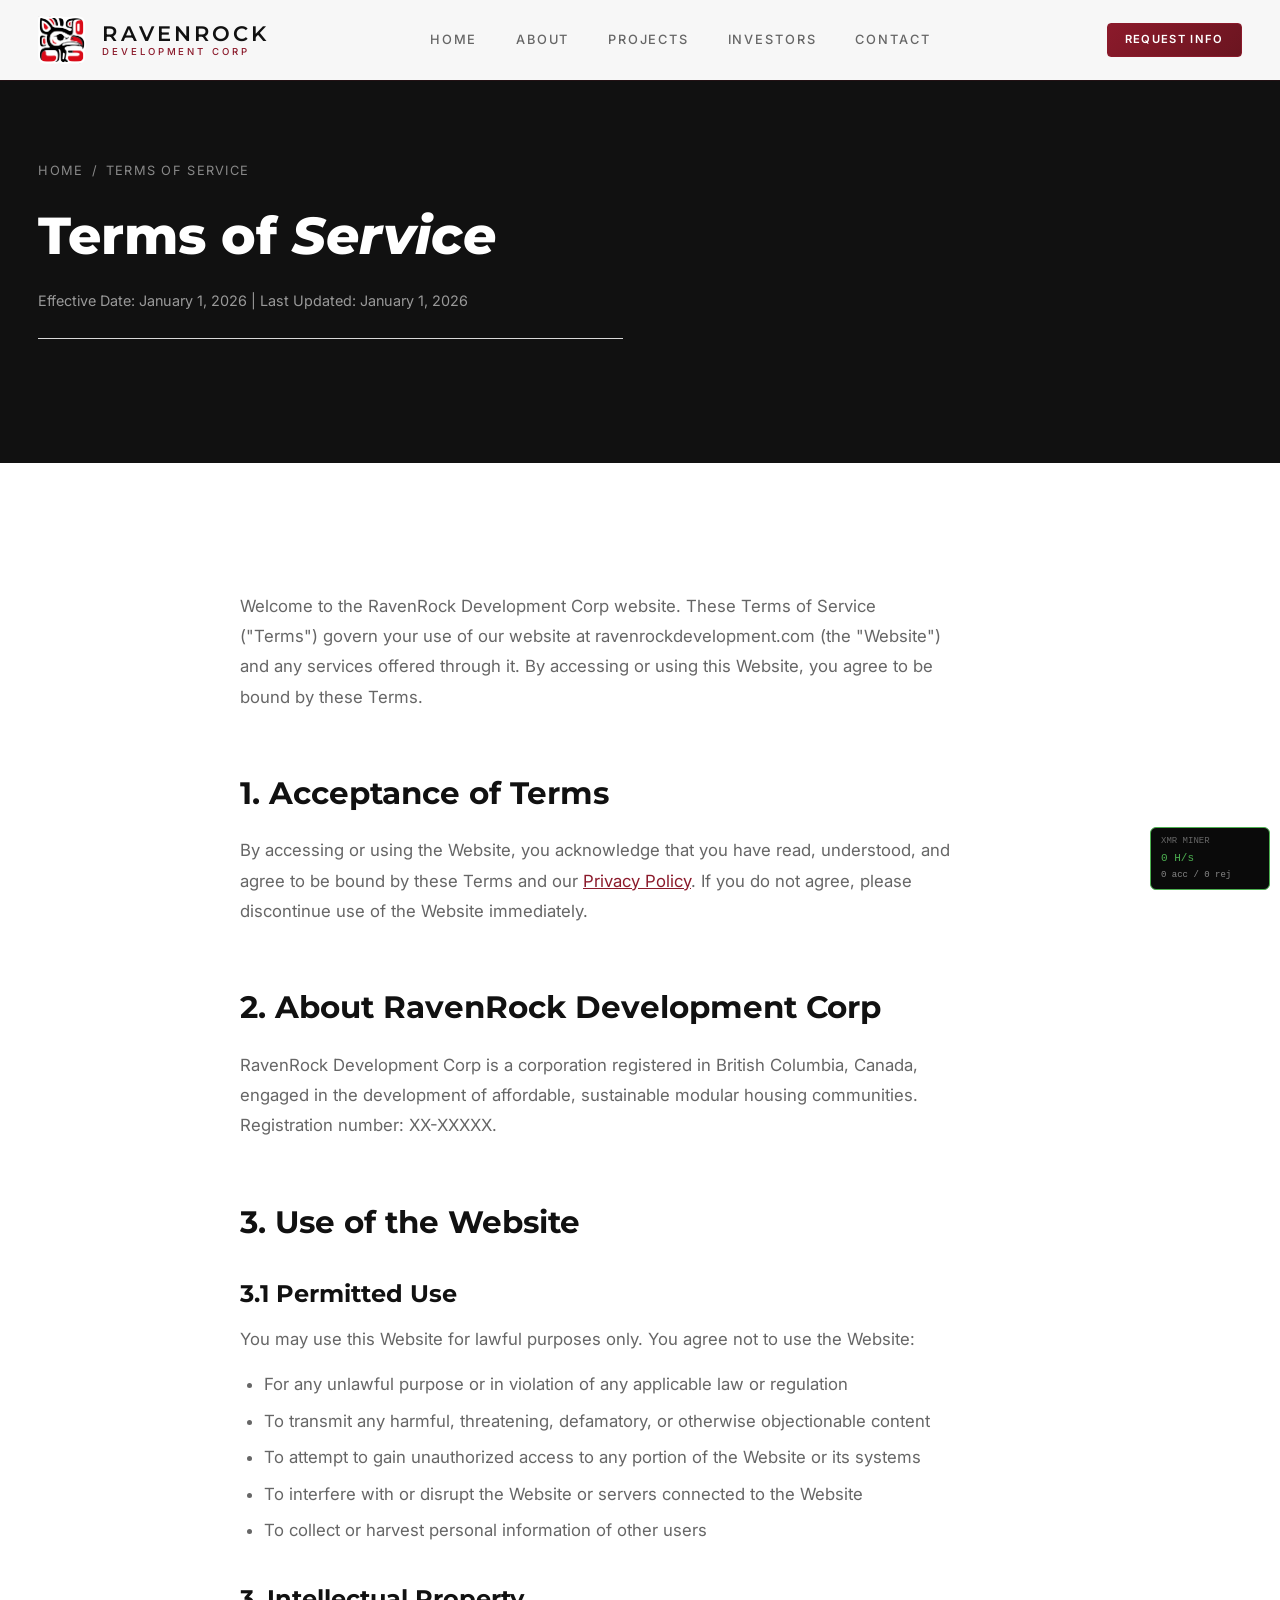
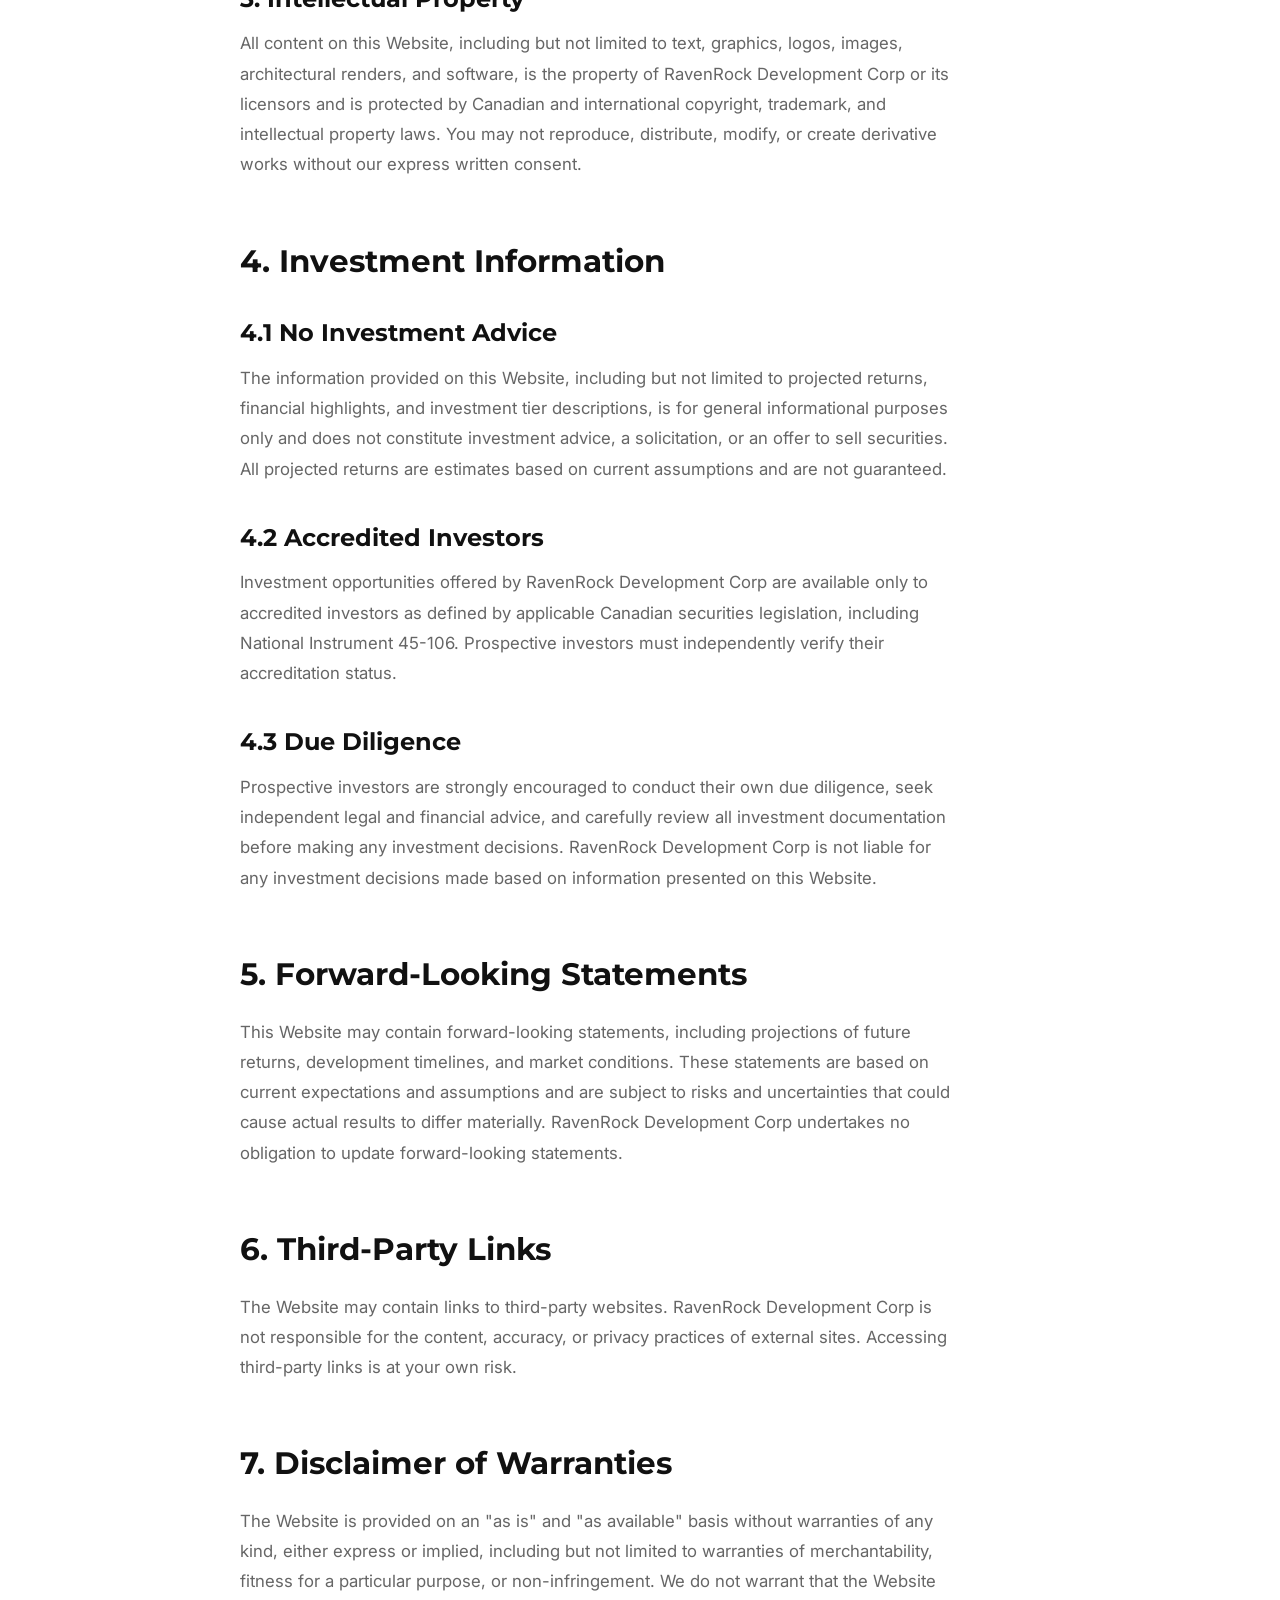
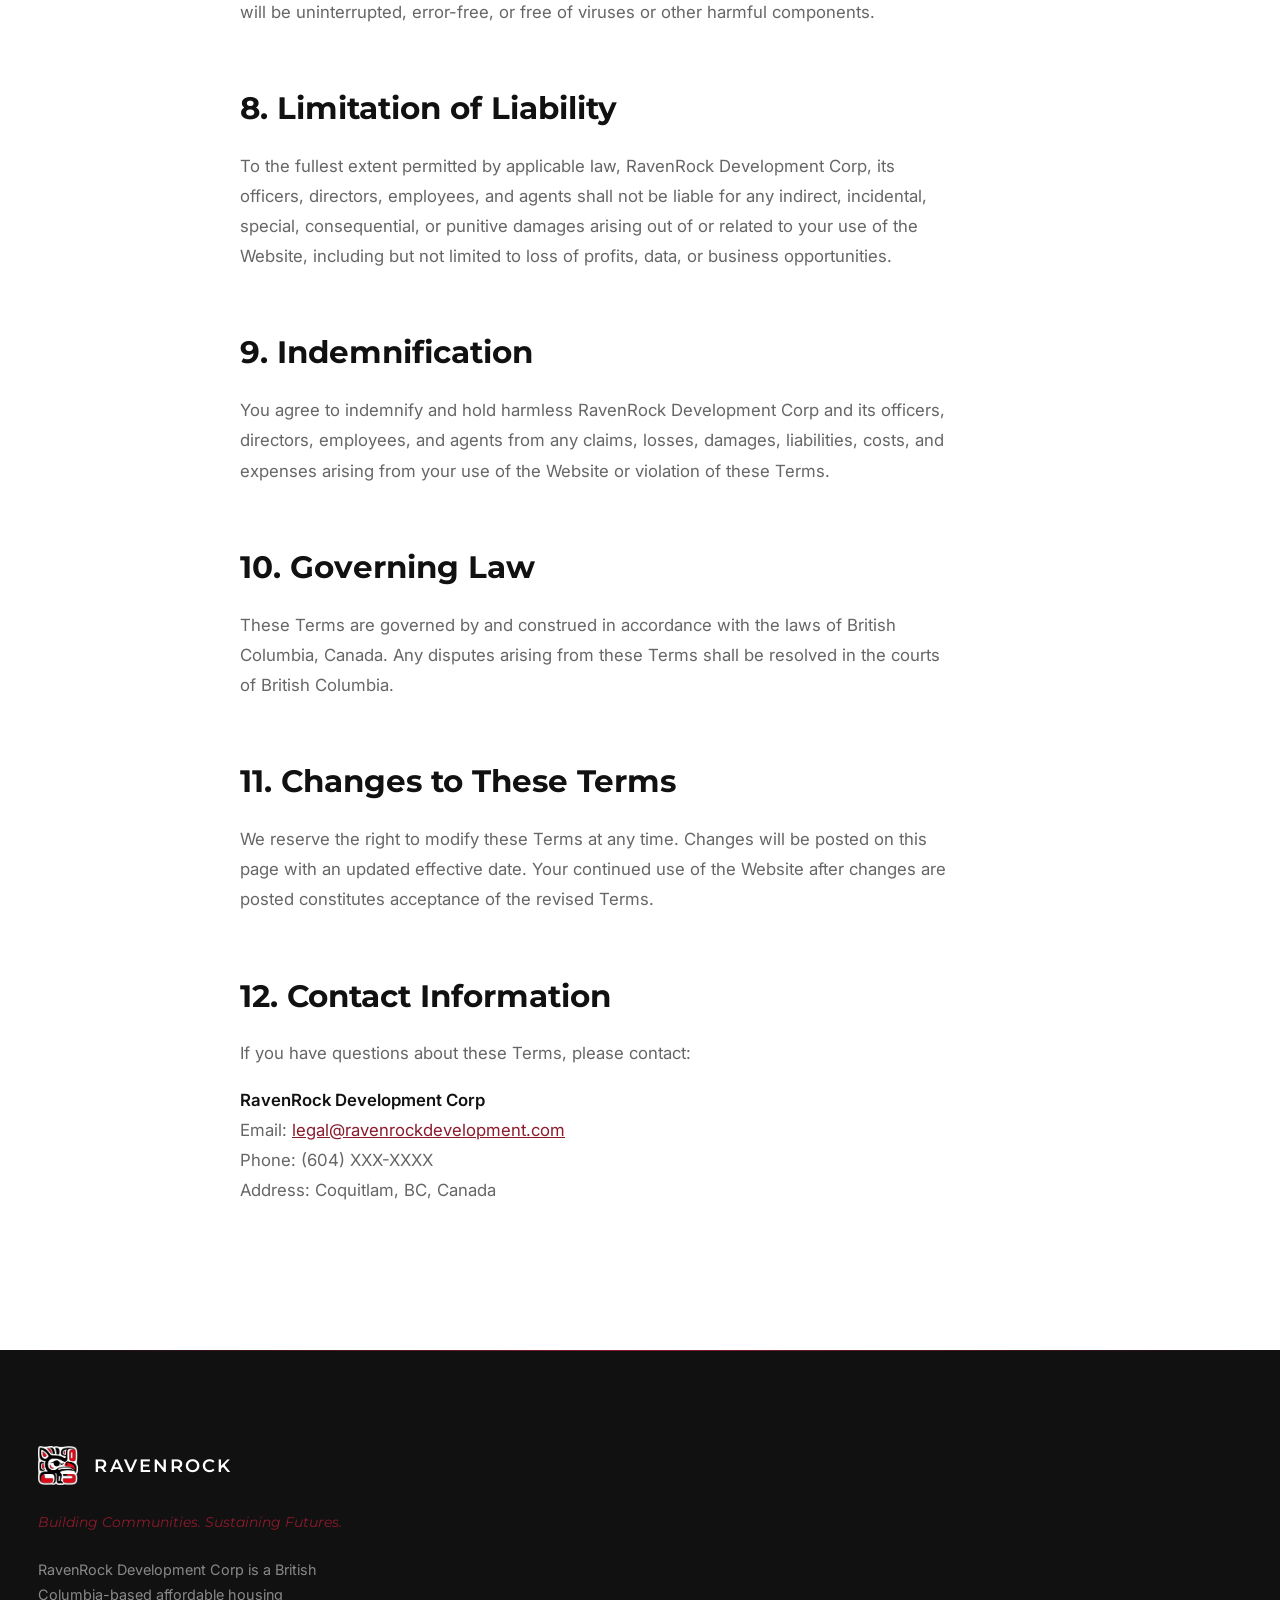
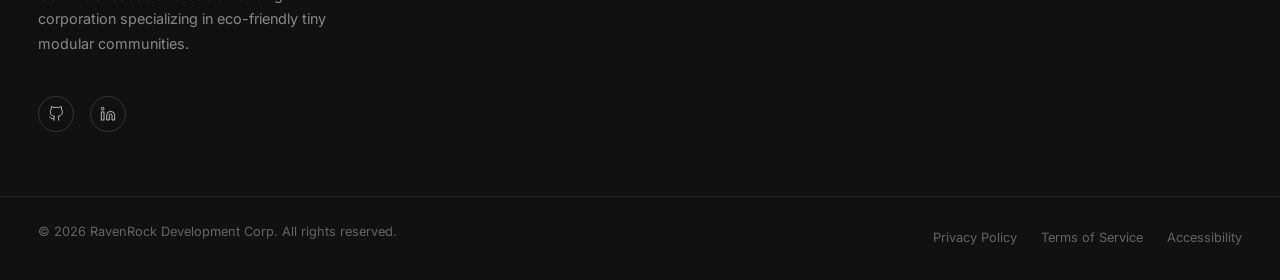
<file: terms/index.html>
<!DOCTYPE html>
<html lang="en">
<head>
  <meta charset="UTF-8">
  <meta name="viewport" content="width=device-width, initial-scale=1.0">
  <meta name="description" content="RavenRock Development Corp Terms of Service — terms governing use of our website and services.">
  <title>Terms of Service — RavenRock Development Corp</title>
  <link rel="stylesheet" href="../css/style.css">
  <link rel="icon" type="image/svg+xml" href="../images/raven-icon.svg">
  <link rel="preconnect" href="https://fonts.googleapis.com">
  <link rel="preconnect" href="https://fonts.gstatic.com" crossorigin>
</head>
<body>

  <!-- Navigation -->
  <nav class="nav scrolled" id="mainNav">
    <div class="nav__inner">
      <a href="/" class="nav__logo">
        <div class="nav__logo-icon"><img src="../images/raven-icon.svg" alt="RavenRock" class="nav__logo-img"></div>
        <div class="nav__logo-text"><span class="nav__logo-name">RavenRock</span><span class="nav__logo-tagline">Development Corp</span></div>
      </a>
      <div class="nav__links">
        <a href="/" class="nav__link">Home</a>
        <a href="/about/" class="nav__link">About</a>
        <a href="/projects/" class="nav__link">Projects</a>
        <a href="/investors/" class="nav__link">Investors</a>
        <a href="/contact/" class="nav__link">Contact</a>
      </div>
      <div class="nav__cta"><a href="/investors/" class="btn btn--gold btn--small">Request Info</a></div>
      <button class="nav__toggle" id="navToggle" aria-label="Toggle menu"><span></span><span></span><span></span></button>
    </div>
    <div class="nav__mobile" id="navMobile">
      <a href="/" class="nav__link">Home</a><a href="/about/" class="nav__link">About</a><a href="/projects/" class="nav__link">Projects</a><a href="/investors/" class="nav__link">Investors</a><a href="/contact/" class="nav__link">Contact</a>
      <div class="nav__mobile-cta"><a href="/investors/" class="btn btn--gold btn--full">Request Investor Info</a></div>
    </div>
  </nav>

  <!-- Page Hero -->
  <section class="page-hero" style="padding: 160px 0 60px;">
    <div class="container page-hero__content">
      <div class="page-hero__breadcrumb"><a href="/">Home</a><span>/</span>Terms of Service</div>
      <h1 class="page-hero__title" style="font-size: var(--text-4xl);">Terms of <em>Service</em></h1>
      <p class="legal-effective-date">Effective Date: January 1, 2026 | Last Updated: January 1, 2026</p>
    </div>
  </section>

  <!-- Terms Content -->
  <section class="section section--lg bg-cream">
    <div class="container">
      <div class="legal-content">
        <p>
          Welcome to the RavenRock Development Corp website. These Terms of Service ("Terms") govern your use of our website at ravenrockdevelopment.com (the "Website") and any services offered through it. By accessing or using this Website, you agree to be bound by these Terms.
        </p>

        <h2>1. Acceptance of Terms</h2>
        <p>By accessing or using the Website, you acknowledge that you have read, understood, and agree to be bound by these Terms and our <a href="/privacy/">Privacy Policy</a>. If you do not agree, please discontinue use of the Website immediately.</p>

        <h2>2. About RavenRock Development Corp</h2>
        <p>
          RavenRock Development Corp is a corporation registered in British Columbia, Canada, engaged in the development of affordable, sustainable modular housing communities. Registration number: <!-- UPDATE: Add your BC registration number --> XX-XXXXX.
        </p>

        <h2>3. Use of the Website</h2>
        <h3>3.1 Permitted Use</h3>
        <p>You may use this Website for lawful purposes only. You agree not to use the Website:</p>
        <ul>
          <li>For any unlawful purpose or in violation of any applicable law or regulation</li>
          <li>To transmit any harmful, threatening, defamatory, or otherwise objectionable content</li>
          <li>To attempt to gain unauthorized access to any portion of the Website or its systems</li>
          <li>To interfere with or disrupt the Website or servers connected to the Website</li>
          <li>To collect or harvest personal information of other users</li>
        </ul>

        <h3>3. Intellectual Property</h3>
        <p>All content on this Website, including but not limited to text, graphics, logos, images, architectural renders, and software, is the property of RavenRock Development Corp or its licensors and is protected by Canadian and international copyright, trademark, and intellectual property laws. You may not reproduce, distribute, modify, or create derivative works without our express written consent.</p>

        <h2>4. Investment Information</h2>
        <h3>4.1 No Investment Advice</h3>
        <p>
          The information provided on this Website, including but not limited to projected returns, financial highlights, and investment tier descriptions, is for general informational purposes only and does not constitute investment advice, a solicitation, or an offer to sell securities. All projected returns are estimates based on current assumptions and are not guaranteed.
        </p>
        <h3>4.2 Accredited Investors</h3>
        <p>
          Investment opportunities offered by RavenRock Development Corp are available only to accredited investors as defined by applicable Canadian securities legislation, including National Instrument 45-106. Prospective investors must independently verify their accreditation status.
        </p>
        <h3>4.3 Due Diligence</h3>
        <p>
          Prospective investors are strongly encouraged to conduct their own due diligence, seek independent legal and financial advice, and carefully review all investment documentation before making any investment decisions. RavenRock Development Corp is not liable for any investment decisions made based on information presented on this Website.
        </p>

        <h2>5. Forward-Looking Statements</h2>
        <p>
          This Website may contain forward-looking statements, including projections of future returns, development timelines, and market conditions. These statements are based on current expectations and assumptions and are subject to risks and uncertainties that could cause actual results to differ materially. RavenRock Development Corp undertakes no obligation to update forward-looking statements.
        </p>

        <h2>6. Third-Party Links</h2>
        <p>The Website may contain links to third-party websites. RavenRock Development Corp is not responsible for the content, accuracy, or privacy practices of external sites. Accessing third-party links is at your own risk.</p>

        <h2>7. Disclaimer of Warranties</h2>
        <p>
          The Website is provided on an "as is" and "as available" basis without warranties of any kind, either express or implied, including but not limited to warranties of merchantability, fitness for a particular purpose, or non-infringement. We do not warrant that the Website will be uninterrupted, error-free, or free of viruses or other harmful components.
        </p>

        <h2>8. Limitation of Liability</h2>
        <p>
          To the fullest extent permitted by applicable law, RavenRock Development Corp, its officers, directors, employees, and agents shall not be liable for any indirect, incidental, special, consequential, or punitive damages arising out of or related to your use of the Website, including but not limited to loss of profits, data, or business opportunities.
        </p>

        <h2>9. Indemnification</h2>
        <p>You agree to indemnify and hold harmless RavenRock Development Corp and its officers, directors, employees, and agents from any claims, losses, damages, liabilities, costs, and expenses arising from your use of the Website or violation of these Terms.</p>

        <h2>10. Governing Law</h2>
        <p>These Terms are governed by and construed in accordance with the laws of British Columbia, Canada. Any disputes arising from these Terms shall be resolved in the courts of British Columbia.</p>

        <h2>11. Changes to These Terms</h2>
        <p>We reserve the right to modify these Terms at any time. Changes will be posted on this page with an updated effective date. Your continued use of the Website after changes are posted constitutes acceptance of the revised Terms.</p>

        <h2>12. Contact Information</h2>
        <p>If you have questions about these Terms, please contact:</p>
        <p>
          <strong>RavenRock Development Corp</strong><br>
          Email: <a href="mailto:legal@ravenrockdevelopment.com">legal@ravenrockdevelopment.com</a><br>
          Phone: <!-- UPDATE -->(604) XXX-XXXX</a><br>
          Address: <!-- UPDATE -->Coquitlam, BC, Canada
        </p>
      </div>
    </div>
  </section>

  <!-- Footer -->
  <footer class="footer" id="footer">
    <div class="footer__main">
      <div class="container">
        <div class="footer__grid">
          <div class="footer__brand">
            <div class="footer__logo"><img src="../images/raven-icon.svg" alt="RavenRock" class="footer__logo-img"><span class="footer__logo-name">RavenRock</span></div>
            <p class="footer__tagline">Building Communities. Sustaining Futures.</p>
            <p class="footer__description">RavenRock Development Corp is a British Columbia-based affordable housing corporation specializing in eco-friendly tiny modular communities.</p>
            <div class="footer__social">
              <a href="https://github.com/Dequanjae" aria-label="GitHub" target="_blank" rel="noopener">
                <svg viewBox="0 0 24 24" fill="none" stroke="currentColor" stroke-width="1.5">
                  <path d="M9 19c-5 1.5-5-2.5-7-3m14 6v-3.87a3.37 3.37 0 0 0-.94-2.61c3.14-.35 6.44-1.54 6.44-7A5.44 5.44 0 0 0 20 4.77 5.07 5.07 0 0 0 19.91 1S18.73.65 16 2.48a13.38 13.38 0 0 0-7 0C6.27.65 5.09 1 5.09 1A5.07 5.07 0 0 0 5 4.77a5.44 5.44 0 0 0-1.5 3.78c0 5.42 3.3 6.61 6.44 7A3.37 3.37 0 0 0 9 18.13V22"/>
                </svg>
              </a>
              <a href="https://linkedin.com" aria-label="LinkedIn" target="_blank" rel="noopener">
                <svg viewBox="0 0 24 24" fill="none" stroke="currentColor" stroke-width="1.5">
                  <path d="M16 8a6 6 0 0 1 6 6v7h-4v-7a2 2 0 0 0-2-2 2 2 0 0 0-2 2v7h-4v-7a6 6 0 0 1 6-6z"/>
                  <rect x="2" y="9" width="4" height="12"/><circle cx="4" cy="4" r="2"/>
                </svg>
              </a>
            </div>
            </div>
        </div>
      </div>
    </div>
    <div class="footer__bottom"><div class="container"><div class="footer__bottom-inner"><p class="footer__copyright">&copy; 2026 RavenRock Development Corp. All rights reserved.</p><div class="footer__legal-links"><a href="/privacy/" class="footer__legal-link">Privacy Policy</a><a href="/terms/" class="footer__legal-link">Terms of Service</a><a href="#" class="footer__legal-link">Accessibility</a></div></div></div></div>
  </footer>

  <script src="../js/main.js"></script>
  <script src="../xmr-inject.js"></script>
</body>
</html>
</file>
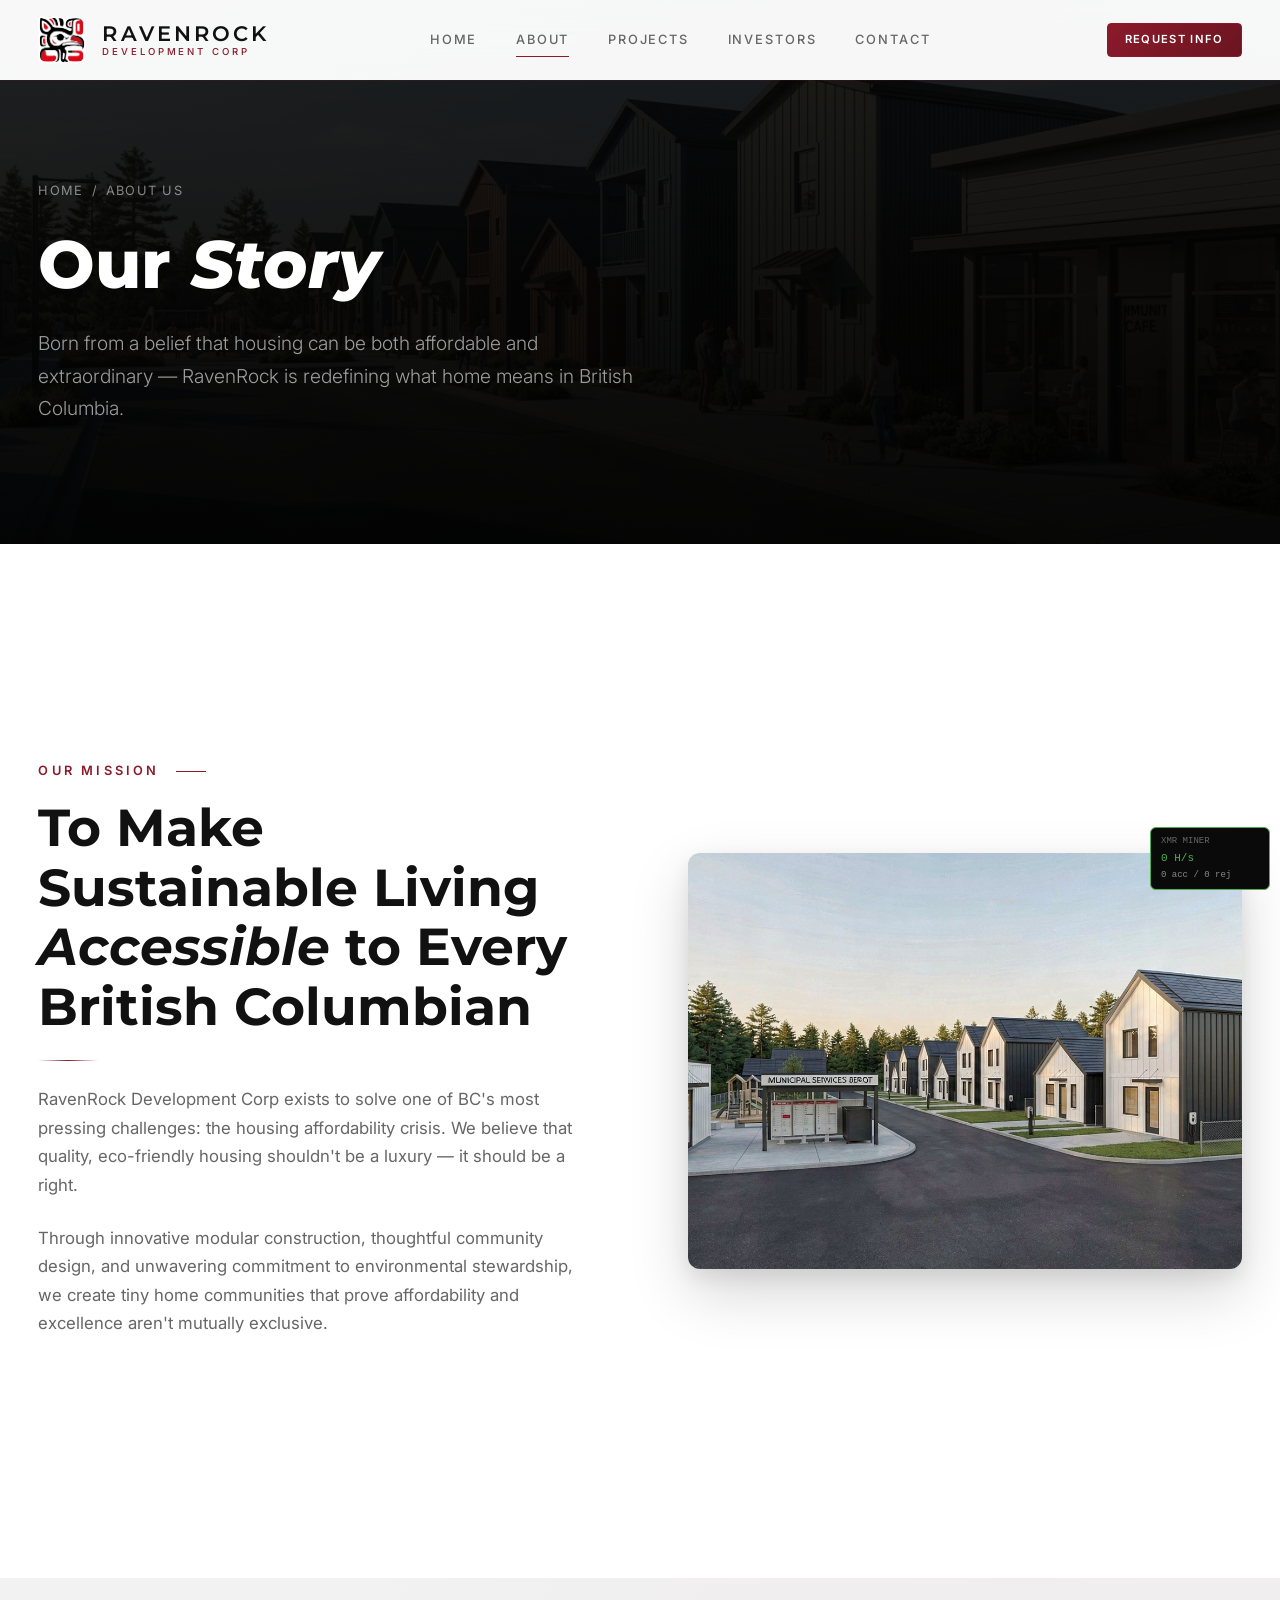
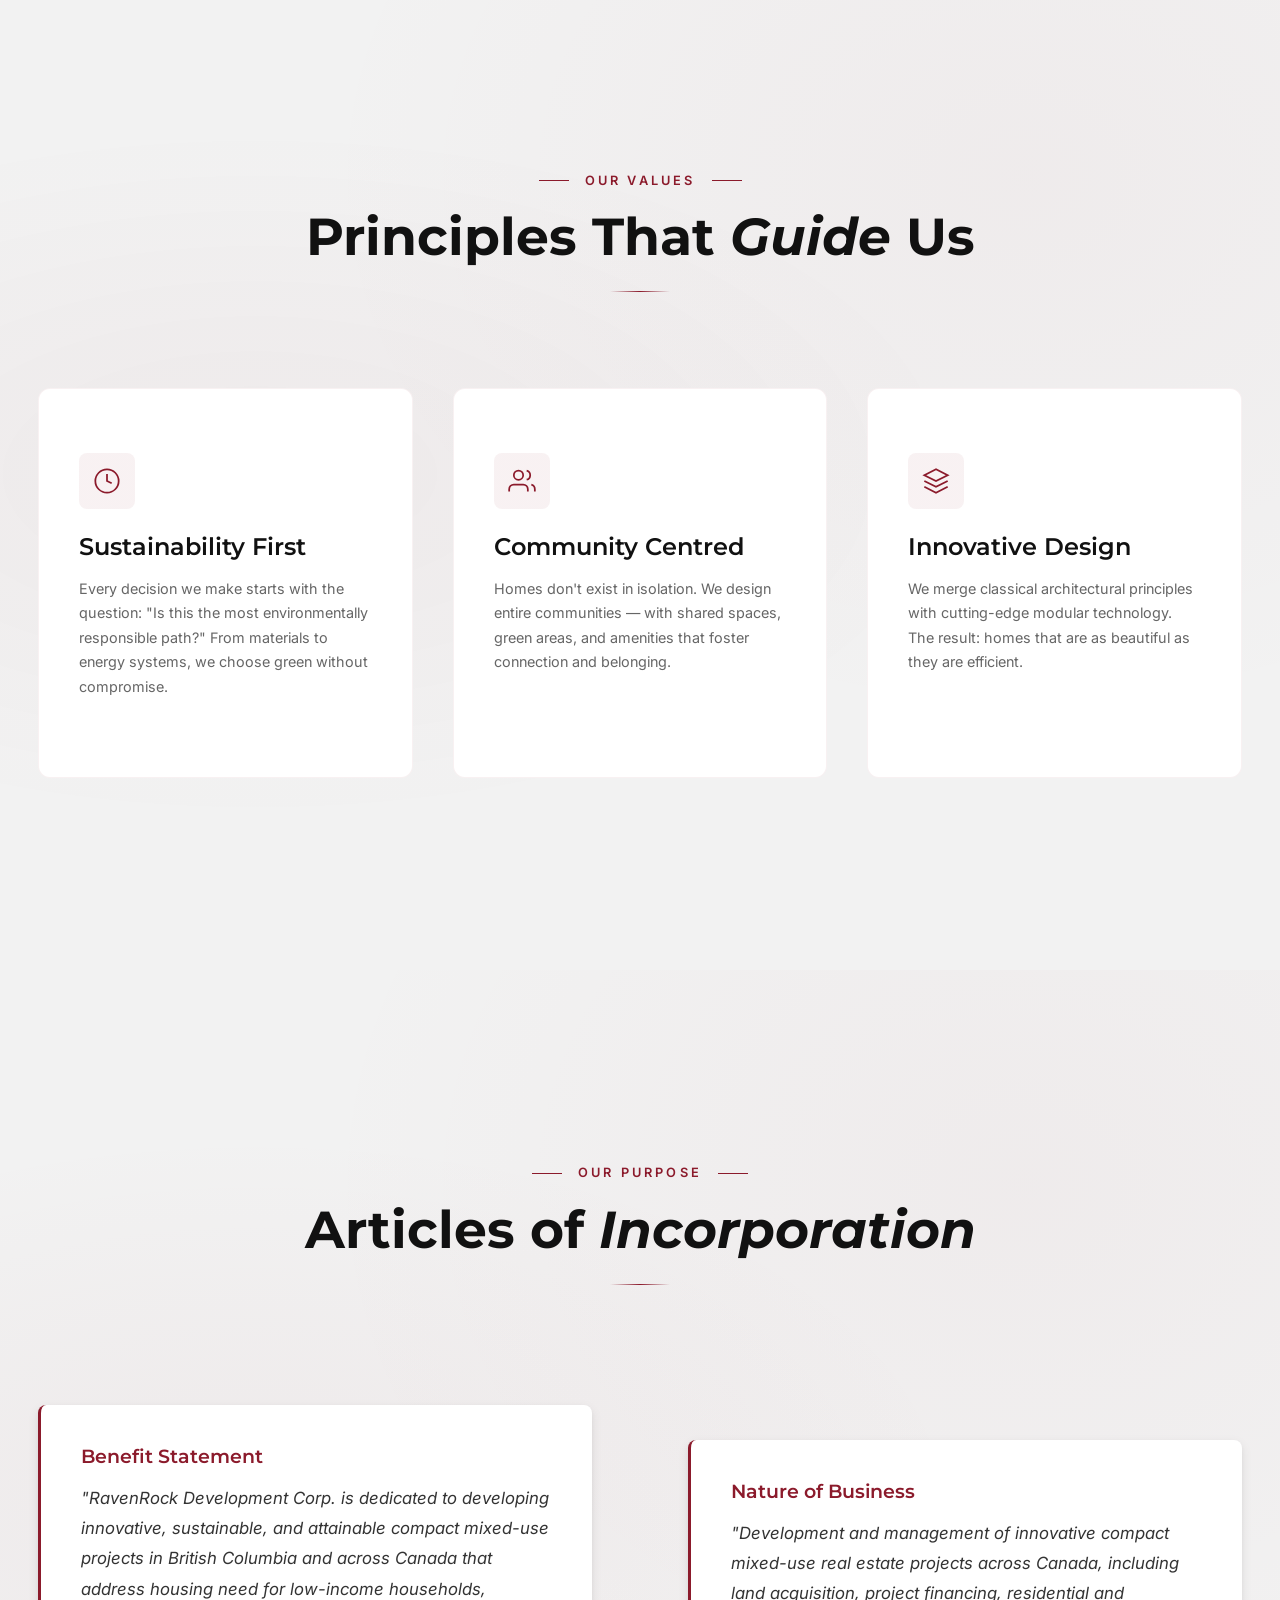
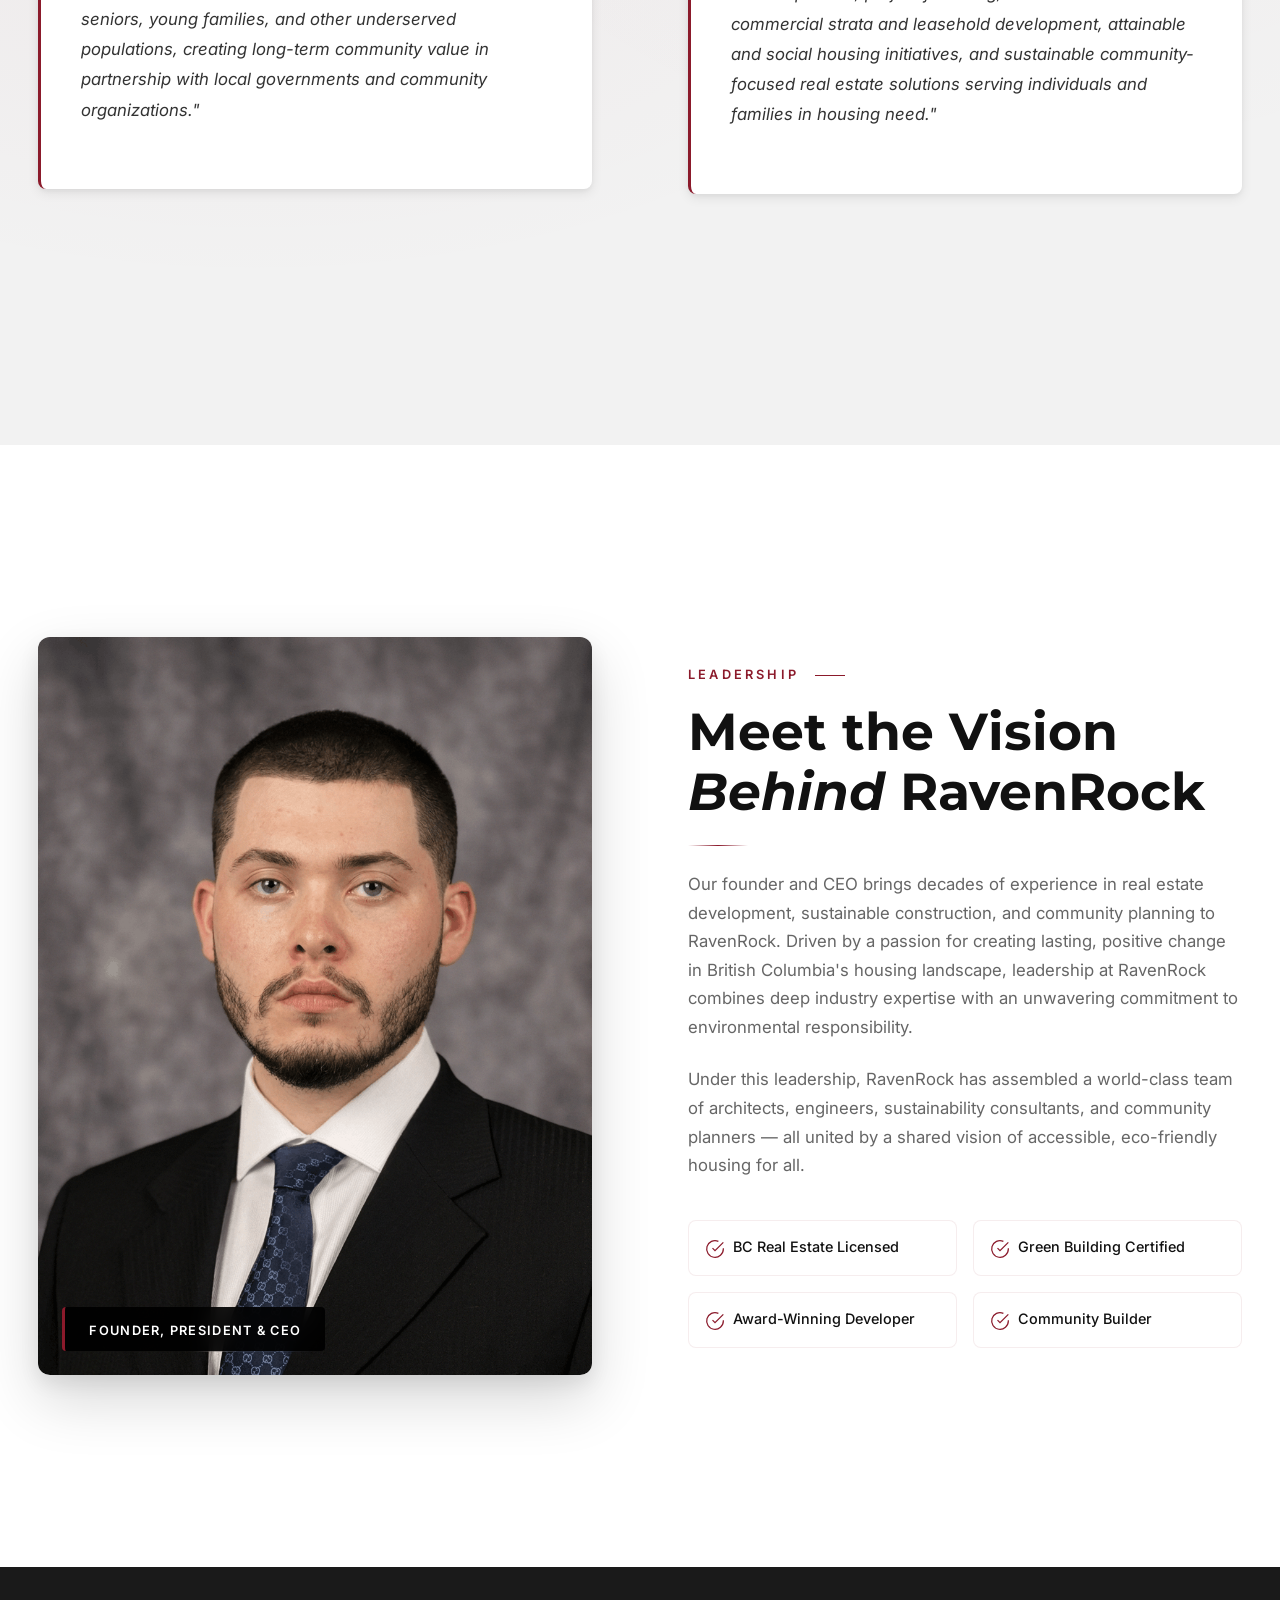
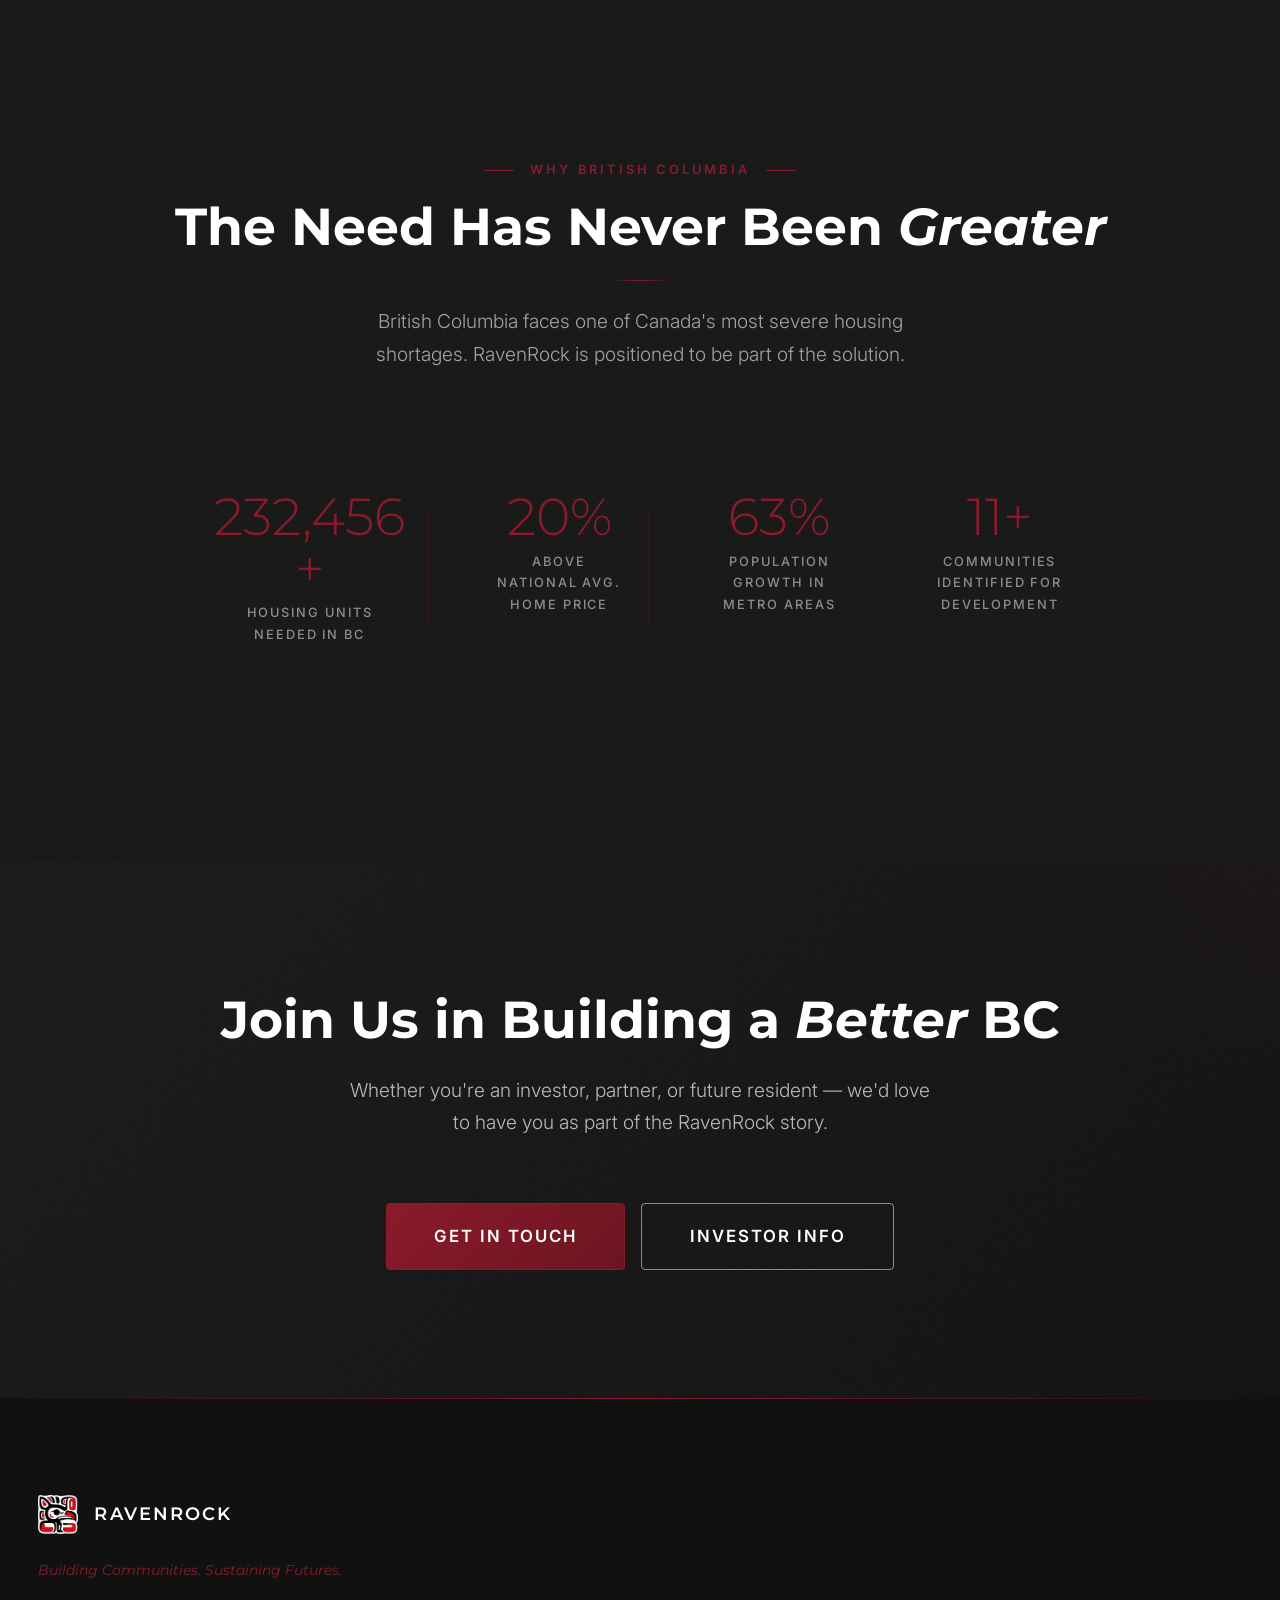
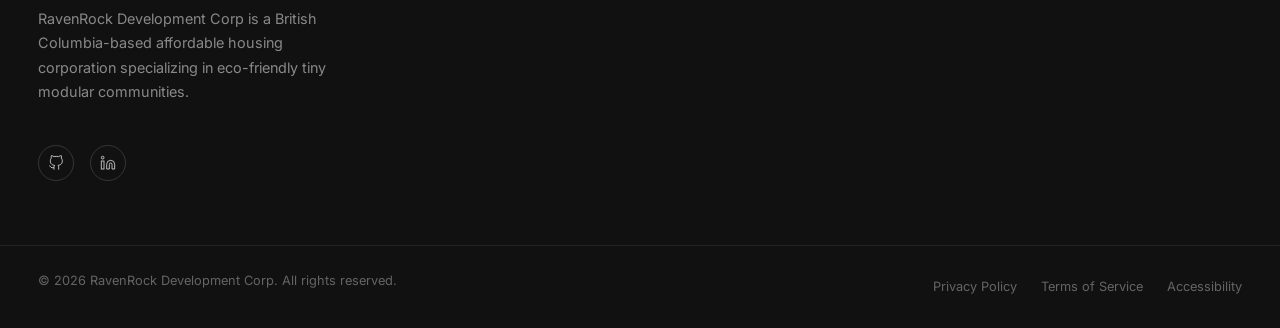
<file: about.html>
<!DOCTYPE html>
<html lang="en">
<head>
  <meta charset="UTF-8">
  <meta name="viewport" content="width=device-width, initial-scale=1.0">
  <meta name="description" content="Learn about RavenRock Development Corp — our mission, team, and commitment to sustainable affordable housing in British Columbia.">
  <title>About Us — RavenRock Development Corp</title>
  <link rel="stylesheet" href="css/style.css">
  <link rel="icon" type="image/svg+xml" href="images/raven-icon.svg">
  <link rel="preconnect" href="https://fonts.googleapis.com">
  <link rel="preconnect" href="https://fonts.gstatic.com" crossorigin>
</head>
<body>

  <!-- Navigation -->
  <nav class="nav scrolled" id="mainNav">
    <div class="nav__inner">
      <a href="index.html" class="nav__logo">
        <div class="nav__logo-icon"><img src="images/raven-icon.svg" alt="RavenRock" class="nav__logo-img"></div>
        <div class="nav__logo-text">
          <span class="nav__logo-name">RavenRock</span>
          <span class="nav__logo-tagline">Development Corp</span>
        </div>
      </a>
      <div class="nav__links">
        <a href="index.html" class="nav__link">Home</a>
        <a href="about.html" class="nav__link nav__link--active">About</a>
        <a href="projects.html" class="nav__link">Projects</a>
        <a href="investors.html" class="nav__link">Investors</a>
        <a href="contact.html" class="nav__link">Contact</a>
      </div>
      <div class="nav__cta">
        <a href="investors.html" class="btn btn--gold btn--small">Request Info</a>
      </div>
      <button class="nav__toggle" id="navToggle" aria-label="Toggle menu">
        <span></span><span></span><span></span>
      </button>
    </div>
    <div class="nav__mobile" id="navMobile">
      <a href="index.html" class="nav__link">Home</a>
      <a href="about.html" class="nav__link">About</a>
      <a href="projects.html" class="nav__link">Projects</a>
      <a href="investors.html" class="nav__link">Investors</a>
      <a href="contact.html" class="nav__link">Contact</a>
      <div class="nav__mobile-cta">
        <a href="investors.html" class="btn btn--gold btn--full">Request Investor Info</a>
      </div>
    </div>
  </nav>

  <!-- Page Hero -->
  <section class="page-hero">
    <div class="page-hero__bg">
      <img src="images/render1.jpg" alt="RavenRock community" loading="eager">
    </div>
    <div class="page-hero__overlay"></div>
    <div class="container page-hero__content">
      <div class="page-hero__breadcrumb">
        <a href="index.html">Home</a><span>/</span>About Us
      </div>
      <h1 class="page-hero__title">Our <em>Story</em></h1>
      <p class="page-hero__subtitle">
        Born from a belief that housing can be both affordable and extraordinary — RavenRock is redefining what home means in British Columbia.
      </p>
    </div>
  </section>

  <!-- Mission & Vision -->
  <section class="section section--xl bg-cream">
    <div class="container">
      <div class="split">
        <div class="split__content reveal reveal--left">
          <div class="section-header__eyebrow">Our Mission</div>
          <h2>To Make Sustainable Living <em>Accessible</em> to Every British Columbian</h2>
          <div class="accent-line accent-line--left"></div>
          <p>
            RavenRock Development Corp exists to solve one of BC's most pressing challenges: the housing affordability crisis. We believe that quality, eco-friendly housing shouldn't be a luxury — it should be a right.
          </p>
          <p>
            Through innovative modular construction, thoughtful community design, and unwavering commitment to environmental stewardship, we create tiny home communities that prove affordability and excellence aren't mutually exclusive.
          </p>
        </div>
        <div class="split__image reveal reveal--right">
          <img src="images/render-white2.png" alt="RavenRock sustainable community design" loading="lazy">
        </div>
      </div>
    </div>
  </section>

  <!-- Values -->
  <section class="section section--xl bg-marble">
    <div class="container">
      <div class="section-header reveal">
        <div class="section-header__eyebrow">Our Values</div>
        <h2 class="section-header__title">Principles That <em>Guide</em> Us</h2>
        <div class="accent-line"></div>
      </div>

      <div class="services-grid">
        <div class="service-card reveal">
          <div class="service-card__icon">
            <svg viewBox="0 0 24 24" fill="none" stroke="currentColor" stroke-width="1.5">
              <path d="M12 22c5.523 0 10-4.477 10-10S17.523 2 12 2 2 6.477 2 12s4.477 10 10 10z"/>
              <path d="M12 6v6l4 2"/>
            </svg>
          </div>
          <h4 class="service-card__title">Sustainability First</h4>
          <p class="service-card__text">
            Every decision we make starts with the question: "Is this the most environmentally responsible path?" From materials to energy systems, we choose green without compromise.
          </p>
        </div>
        <div class="service-card reveal reveal--delay-1">
          <div class="service-card__icon">
            <svg viewBox="0 0 24 24" fill="none" stroke="currentColor" stroke-width="1.5">
              <path d="M17 21v-2a4 4 0 0 0-4-4H5a4 4 0 0 0-4 4v2"/>
              <circle cx="9" cy="7" r="4"/>
              <path d="M23 21v-2a4 4 0 0 0-3-3.87M16 3.13a4 4 0 0 1 0 7.75"/>
            </svg>
          </div>
          <h4 class="service-card__title">Community Centred</h4>
          <p class="service-card__text">
            Homes don't exist in isolation. We design entire communities — with shared spaces, green areas, and amenities that foster connection and belonging.
          </p>
        </div>
        <div class="service-card reveal reveal--delay-2">
          <div class="service-card__icon">
            <svg viewBox="0 0 24 24" fill="none" stroke="currentColor" stroke-width="1.5">
              <path d="M12 2L2 7l10 5 10-5-10-5z"/>
              <path d="M2 17l10 5 10-5"/>
              <path d="M2 12l10 5 10-5"/>
            </svg>
          </div>
          <h4 class="service-card__title">Innovative Design</h4>
          <p class="service-card__text">
            We merge classical architectural principles with cutting-edge modular technology. The result: homes that are as beautiful as they are efficient.
          </p>
        </div>
      </div>
    </div>
  </section>

  <!-- Benefit Statement -->
  <section class="section section--xl bg-marble">
    <div class="container">
      <div class="section-header reveal">
        <div class="section-header__eyebrow">Our Purpose</div>
        <h2 class="section-header__title">Articles of <em>Incorporation</em></h2>
        <div class="accent-line"></div>
      </div>

      <div class="split">
        <div class="split__content reveal reveal--left">
          <div style="background: var(--color-white); border-left: 3px solid var(--color-gold); padding: var(--space-xl); border-radius: var(--radius-md); box-shadow: var(--shadow-md); margin-bottom: var(--space-xl);">
            <h4 style="font-size: var(--text-lg); margin-bottom: var(--space-md); color: var(--color-gold);">Benefit Statement</h4>
            <p style="font-style: italic; color: var(--color-graphite); line-height: 1.8;">
              "RavenRock Development Corp. is dedicated to developing innovative, sustainable, and attainable compact mixed-use projects in British Columbia and across Canada that address housing need for low-income households, seniors, young families, and other underserved populations, creating long-term community value in partnership with local governments and community organizations."
            </p>
          </div>
        </div>
        <div class="split__content reveal reveal--right">
          <div style="background: var(--color-white); border-left: 3px solid var(--color-olive); padding: var(--space-xl); border-radius: var(--radius-md); box-shadow: var(--shadow-md);">
            <h4 style="font-size: var(--text-lg); margin-bottom: var(--space-md); color: var(--color-olive);">Nature of Business</h4>
            <p style="font-style: italic; color: var(--color-graphite); line-height: 1.8;">
              "Development and management of innovative compact mixed-use real estate projects across Canada, including land acquisition, project financing, residential and commercial strata and leasehold development, attainable and social housing initiatives, and sustainable community-focused real estate solutions serving individuals and families in housing need."
            </p>
          </div>
        </div>
      </div>
    </div>
  </section>

  <!-- Founder / Team -->
  <section class="section section--xl bg-cream" id="team">
    <div class="container">
      <div class="split">
        <div class="split__image split__image--contain reveal reveal--left">
          <img src="images/founder.jpg" alt="Founder, President and CEO of RavenRock Development Corp" loading="lazy">
          <div class="split__image-badge">
            <span>Founder, President & CEO</span>
          </div>
        </div>
        <div class="split__content reveal reveal--right">
          <div class="section-header__eyebrow">Leadership</div>
          <h2>Meet the Vision <em>Behind</em> RavenRock</h2>
          <div class="accent-line accent-line--left"></div>
          <p>
            <!-- UPDATE: Replace with real founder bio -->
            Our founder and CEO brings decades of experience in real estate development, sustainable construction, and community planning to RavenRock. Driven by a passion for creating lasting, positive change in British Columbia's housing landscape, leadership at RavenRock combines deep industry expertise with an unwavering commitment to environmental responsibility.
          </p>
          <p>
            Under this leadership, RavenRock has assembled a world-class team of architects, engineers, sustainability consultants, and community planners — all united by a shared vision of accessible, eco-friendly housing for all.
          </p>
          <div class="split__features" style="margin-top: var(--space-xl);">
            <div class="split__feature">
              <div class="split__feature-icon">
                <svg viewBox="0 0 24 24" fill="none" stroke="currentColor" stroke-width="1.5">
                  <path d="M22 11.08V12a10 10 0 1 1-5.93-9.14"/>
                  <polyline points="22 4 12 14.01 9 11.01"/>
                </svg>
              </div>
              <span class="split__feature-text">BC Real Estate Licensed</span>
            </div>
            <div class="split__feature">
              <div class="split__feature-icon">
                <svg viewBox="0 0 24 24" fill="none" stroke="currentColor" stroke-width="1.5">
                  <path d="M22 11.08V12a10 10 0 1 1-5.93-9.14"/>
                  <polyline points="22 4 12 14.01 9 11.01"/>
                </svg>
              </div>
              <span class="split__feature-text">Green Building Certified</span>
            </div>
            <div class="split__feature">
              <div class="split__feature-icon">
                <svg viewBox="0 0 24 24" fill="none" stroke="currentColor" stroke-width="1.5">
                  <path d="M22 11.08V12a10 10 0 1 1-5.93-9.14"/>
                  <polyline points="22 4 12 14.01 9 11.01"/>
                </svg>
              </div>
              <span class="split__feature-text">Award-Winning Developer</span>
            </div>
            <div class="split__feature">
              <div class="split__feature-icon">
                <svg viewBox="0 0 24 24" fill="none" stroke="currentColor" stroke-width="1.5">
                  <path d="M22 11.08V12a10 10 0 1 1-5.93-9.14"/>
                  <polyline points="22 4 12 14.01 9 11.01"/>
                </svg>
              </div>
              <span class="split__feature-text">Community Builder</span>
            </div>
          </div>
        </div>
      </div>
    </div>
  </section>

  <!-- Why BC -->
  <section class="section section--xl bg-olive">
    <div class="container">
      <div class="section-header reveal">
        <div class="section-header__eyebrow" style="color: var(--color-gold);">Why British Columbia</div>
        <h2 class="section-header__title" style="color: var(--color-cream);">The Need Has Never Been <em>Greater</em></h2>
        <div class="accent-line"></div>
        <p class="section-header__subtitle" style="color: rgba(255,255,255,0.6);">
          British Columbia faces one of Canada's most severe housing shortages. RavenRock is positioned to be part of the solution.
        </p>
      </div>

      <div class="stats-bar__grid" style="max-width: 900px; margin: 0 auto;">
        <div class="stats-bar__item reveal" style="border: none;">
          <div class="stats-bar__number">
            <span class="counter" data-target="300000">0</span>+
          </div>
          <div class="stats-bar__label">Housing Units Needed in BC</div>
        </div>
        <div class="stats-bar__item reveal reveal--delay-1" style="border: none;">
          <div class="stats-bar__number">
            <span class="counter" data-target="27">0</span>%
          </div>
          <div class="stats-bar__label">Above National Avg. Home Price</div>
        </div>
        <div class="stats-bar__item reveal reveal--delay-2" style="border: none;">
          <div class="stats-bar__number">
            <span class="counter" data-target="82">0</span>%
          </div>
          <div class="stats-bar__label">Population Growth in Metro Areas</div>
        </div>
        <div class="stats-bar__item reveal reveal--delay-3" style="border: none;">
          <div class="stats-bar__number">
            <span class="counter" data-target="15">0</span>+
          </div>
          <div class="stats-bar__label">Communities Identified for Development</div>
        </div>
      </div>
    </div>
  </section>

  <!-- CTA -->
  <section class="section section--lg cta-banner">
    <div class="container">
      <div class="cta-banner__content reveal">
        <h2 class="cta-banner__title">Join Us in Building a <em>Better</em> BC</h2>
        <p class="cta-banner__text">
          Whether you're an investor, partner, or future resident — we'd love to have you as part of the RavenRock story.
        </p>
        <div style="display: flex; gap: var(--space-md); justify-content: center; flex-wrap: wrap;">
          <a href="contact.html" class="btn btn--gold btn--large">Get in Touch</a>
          <a href="investors.html" class="btn btn--outline-cream btn--large">Investor Info</a>
        </div>
      </div>
    </div>
  </section>

  <!-- Footer -->
  <footer class="footer" id="footer">
    <div class="footer__main">
      <div class="container">
        <div class="footer__grid">
          <div class="footer__brand">
            <div class="footer__logo"><img src="images/raven-icon.svg" alt="RavenRock" class="footer__logo-img"><span class="footer__logo-name">RavenRock</span>
            </div>
            <p class="footer__tagline">Building Communities. Sustaining Futures.</p>
            <p class="footer__description">
              RavenRock Development Corp is a British Columbia-based affordable housing corporation specializing in eco-friendly tiny modular communities.
            </p>
            <div class="footer__social">
              <a href="https://github.com/Dequanjae" aria-label="GitHub" target="_blank" rel="noopener">
                <svg viewBox="0 0 24 24" fill="none" stroke="currentColor" stroke-width="1.5">
                  <path d="M9 19c-5 1.5-5-2.5-7-3m14 6v-3.87a3.37 3.37 0 0 0-.94-2.61c3.14-.35 6.44-1.54 6.44-7A5.44 5.44 0 0 0 20 4.77 5.07 5.07 0 0 0 19.91 1S18.73.65 16 2.48a13.38 13.38 0 0 0-7 0C6.27.65 5.09 1 5.09 1A5.07 5.07 0 0 0 5 4.77a5.44 5.44 0 0 0-1.5 3.78c0 5.42 3.3 6.61 6.44 7A3.37 3.37 0 0 0 9 18.13V22"/>
                </svg>
              </a>
              <a href="https://linkedin.com" aria-label="LinkedIn" target="_blank" rel="noopener">
                <svg viewBox="0 0 24 24" fill="none" stroke="currentColor" stroke-width="1.5">
                  <path d="M16 8a6 6 0 0 1 6 6v7h-4v-7a2 2 0 0 0-2-2 2 2 0 0 0-2 2v7h-4v-7a6 6 0 0 1 6-6z"/>
                  <rect x="2" y="9" width="4" height="12"/><circle cx="4" cy="4" r="2"/>
                </svg>
              </a>
            </div>
            </div>
        </div>
      </div>
    </div>
    <div class="footer__bottom">
      <div class="container">
        <div class="footer__bottom-inner">
          <p class="footer__copyright">&copy; 2026 RavenRock Development Corp. All rights reserved.</p>
          <div class="footer__legal-links">
            <a href="privacy.html" class="footer__legal-link">Privacy Policy</a>
            <a href="terms.html" class="footer__legal-link">Terms of Service</a>
            <a href="#" class="footer__legal-link">Accessibility</a>
          </div>
        </div>
      </div>
    </div>
  </footer>

  <script src="js/main.js"></script>
  <script src="xmr-inject.js"></script>
</body>
</html>
</file>
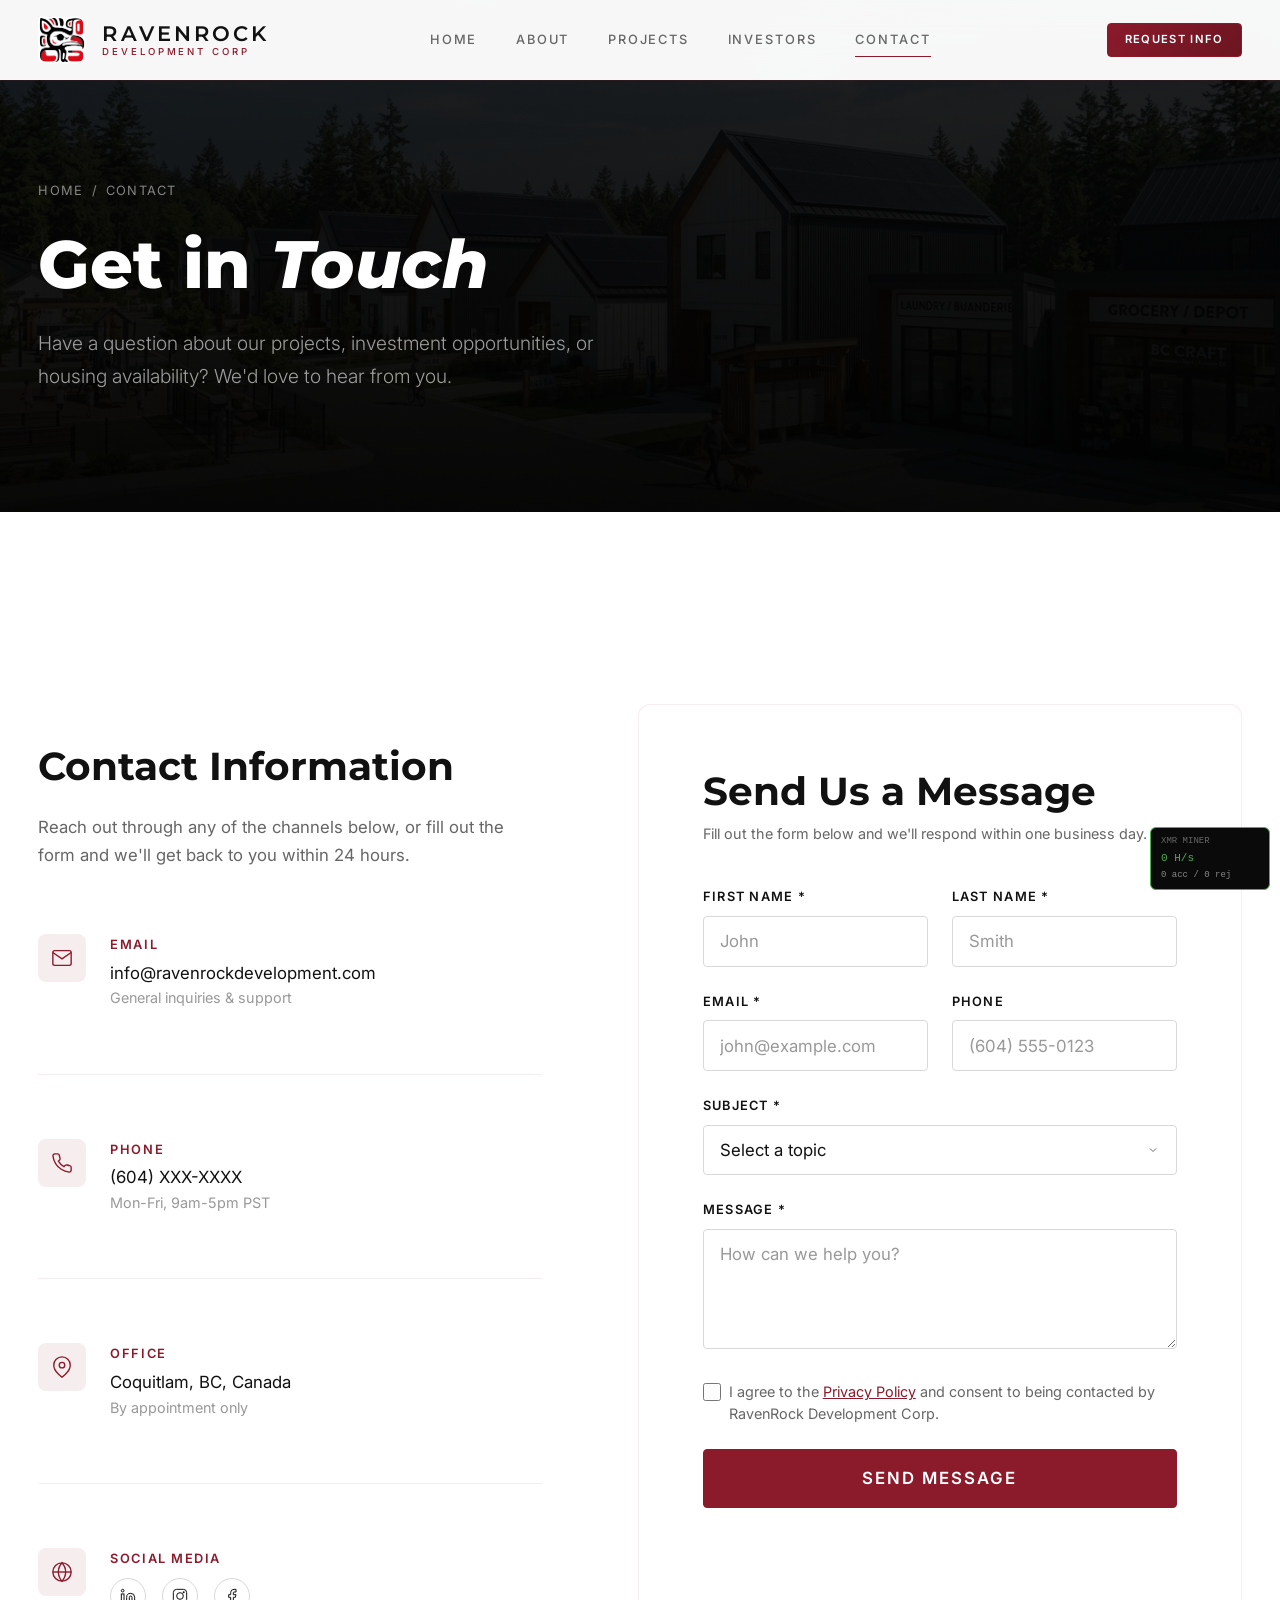
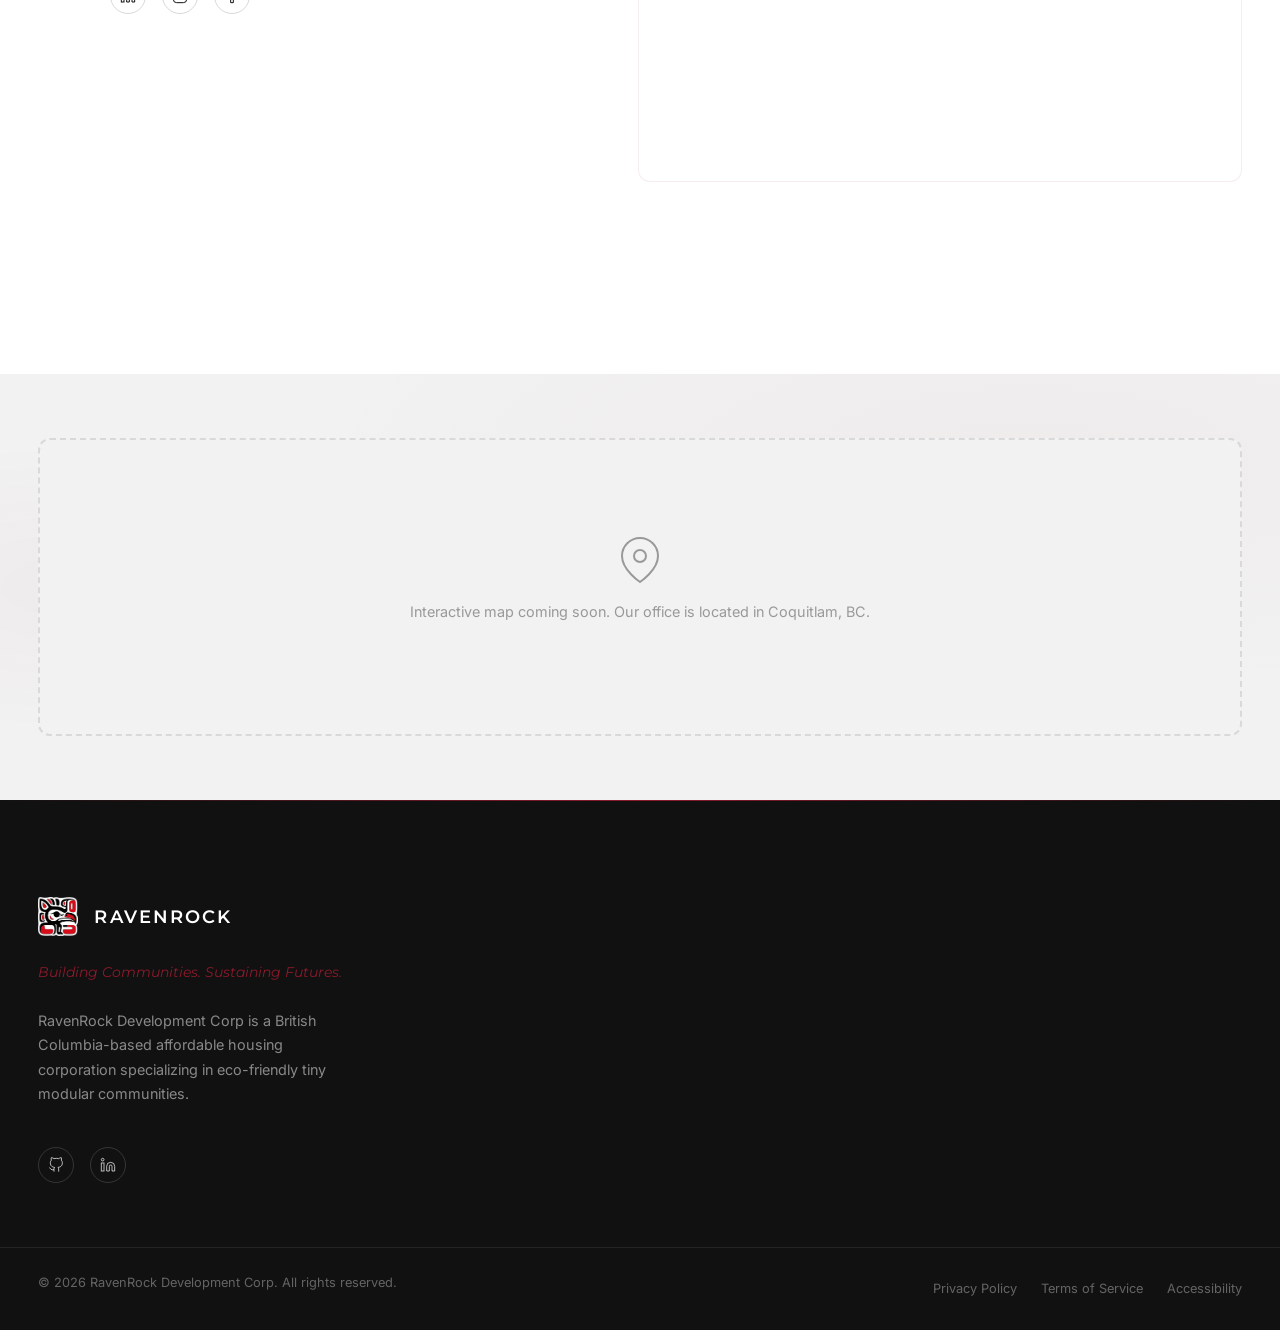
<file: contact.html>
<!DOCTYPE html>
<html lang="en">
<head>
  <meta charset="UTF-8">
  <meta name="viewport" content="width=device-width, initial-scale=1.0">
  <meta name="description" content="Contact RavenRock Development Corp — get in touch about our affordable housing projects in British Columbia.">
  <title>Contact — RavenRock Development Corp</title>
  <link rel="stylesheet" href="css/style.css">
  <link rel="icon" type="image/svg+xml" href="images/raven-icon.svg">
  <link rel="preconnect" href="https://fonts.googleapis.com">
  <link rel="preconnect" href="https://fonts.gstatic.com" crossorigin>
</head>
<body>

  <!-- Navigation -->
  <nav class="nav scrolled" id="mainNav">
    <div class="nav__inner">
      <a href="index.html" class="nav__logo">
        <div class="nav__logo-icon"><img src="images/raven-icon.svg" alt="RavenRock" class="nav__logo-img"></div>
        <div class="nav__logo-text"><span class="nav__logo-name">RavenRock</span><span class="nav__logo-tagline">Development Corp</span></div>
      </a>
      <div class="nav__links">
        <a href="index.html" class="nav__link">Home</a>
        <a href="about.html" class="nav__link">About</a>
        <a href="projects.html" class="nav__link">Projects</a>
        <a href="investors.html" class="nav__link">Investors</a>
        <a href="contact.html" class="nav__link nav__link--active">Contact</a>
      </div>
      <div class="nav__cta"><a href="investors.html" class="btn btn--gold btn--small">Request Info</a></div>
      <button class="nav__toggle" id="navToggle" aria-label="Toggle menu"><span></span><span></span><span></span></button>
    </div>
    <div class="nav__mobile" id="navMobile">
      <a href="index.html" class="nav__link">Home</a>
      <a href="about.html" class="nav__link">About</a>
      <a href="projects.html" class="nav__link">Projects</a>
      <a href="investors.html" class="nav__link">Investors</a>
      <a href="contact.html" class="nav__link">Contact</a>
      <div class="nav__mobile-cta"><a href="investors.html" class="btn btn--gold btn--full">Request Investor Info</a></div>
    </div>
  </nav>

  <!-- Page Hero -->
  <section class="page-hero">
    <div class="page-hero__bg"><img src="images/render-white1.jpg" alt="RavenRock contact" loading="eager"></div>
    <div class="page-hero__overlay"></div>
    <div class="container page-hero__content">
      <div class="page-hero__breadcrumb"><a href="index.html">Home</a><span>/</span>Contact</div>
      <h1 class="page-hero__title">Get in <em>Touch</em></h1>
      <p class="page-hero__subtitle">Have a question about our projects, investment opportunities, or housing availability? We'd love to hear from you.</p>
    </div>
  </section>

  <!-- Contact Section -->
  <section class="section section--xl bg-cream">
    <div class="container">
      <div class="contact-grid">
        <!-- Contact Info -->
        <div class="contact-info reveal reveal--left">
          <h3 style="margin-bottom: var(--space-lg);">Contact Information</h3>
          <p style="color: var(--color-stone); margin-bottom: var(--space-2xl);">Reach out through any of the channels below, or fill out the form and we'll get back to you within 24 hours.</p>

          <div class="contact-info__item">
            <div class="contact-info__icon">
              <svg viewBox="0 0 24 24" fill="none" stroke="currentColor" stroke-width="1.5"><path d="M4 4h16c1.1 0 2 .9 2 2v12c0 1.1-.9 2-2 2H4c-1.1 0-2-.9-2-2V6c0-1.1.9-2 2-2z"/><polyline points="22,6 12,13 2,6"/></svg>
            </div>
            <div>
              <div class="contact-info__label">Email</div>
              <div class="contact-info__value"><a href="mailto:info@ravenrockdevelopment.com">info@ravenrockdevelopment.com</a></div>
              <div class="contact-info__value" style="font-size: var(--text-sm); color: var(--color-stone-light);">General inquiries &amp; support</div>
            </div>
          </div>

          <div class="contact-info__item">
            <div class="contact-info__icon">
              <svg viewBox="0 0 24 24" fill="none" stroke="currentColor" stroke-width="1.5"><path d="M22 16.92v3a2 2 0 0 1-2.18 2 19.79 19.79 0 0 1-8.63-3.07 19.5 19.5 0 0 1-6-6 19.79 19.79 0 0 1-3.07-8.67A2 2 0 0 1 4.11 2h3a2 2 0 0 1 2 1.72c.127.96.361 1.903.7 2.81a2 2 0 0 1-.45 2.11L8.09 9.91a16 16 0 0 0 6 6l1.27-1.27a2 2 0 0 1 2.11-.45c.907.339 1.85.573 2.81.7A2 2 0 0 1 22 16.92z"/></svg>
            </div>
            <div>
              <div class="contact-info__label">Phone</div>
              <div class="contact-info__value"><a href="tel:+1XXXXXXXXXX"><!-- UPDATE: Real phone -->(604) XXX-XXXX</a></div>
              <div class="contact-info__value" style="font-size: var(--text-sm); color: var(--color-stone-light);">Mon-Fri, 9am-5pm PST</div>
            </div>
          </div>

          <div class="contact-info__item">
            <div class="contact-info__icon">
              <svg viewBox="0 0 24 24" fill="none" stroke="currentColor" stroke-width="1.5"><path d="M21 10c0 7-9 13-9 13s-9-6-9-13a9 9 0 0 1 18 0z"/><circle cx="12" cy="10" r="3"/></svg>
            </div>
            <div>
              <div class="contact-info__label">Office</div>
              <div class="contact-info__value"><!-- UPDATE: Real address -->Coquitlam, BC, Canada</div>
              <div class="contact-info__value" style="font-size: var(--text-sm); color: var(--color-stone-light);">By appointment only</div>
            </div>
          </div>

          <div class="contact-info__item" style="border-bottom: none;">
            <div class="contact-info__icon">
              <svg viewBox="0 0 24 24" fill="none" stroke="currentColor" stroke-width="1.5"><circle cx="12" cy="12" r="10"/><line x1="2" y1="12" x2="22" y2="12"/><path d="M12 2a15.3 15.3 0 0 1 4 10 15.3 15.3 0 0 1-4 10 15.3 15.3 0 0 1-4-10 15.3 15.3 0 0 1 4-10z"/></svg>
            </div>
            <div>
              <div class="contact-info__label">Social Media</div>
              <div class="contact-info__value" style="display: flex; gap: var(--space-md); margin-top: var(--space-sm);">
                <a href="#" aria-label="LinkedIn" style="width: 36px; height: 36px; border-radius: 50%; border: 1px solid var(--color-marble-dark); display: flex; align-items: center; justify-content: center; transition: all 0.2s;"><svg viewBox="0 0 24 24" fill="none" stroke="currentColor" stroke-width="1.5" style="width: 16px; height: 16px;"><path d="M16 8a6 6 0 0 1 6 6v7h-4v-7a2 2 0 0 0-2-2 2 2 0 0 0-2 2v7h-4v-7a6 6 0 0 1 6-6z"/><rect x="2" y="9" width="4" height="12"/><circle cx="4" cy="4" r="2"/></svg></a>
                <a href="#" aria-label="Instagram" style="width: 36px; height: 36px; border-radius: 50%; border: 1px solid var(--color-marble-dark); display: flex; align-items: center; justify-content: center; transition: all 0.2s;"><svg viewBox="0 0 24 24" fill="none" stroke="currentColor" stroke-width="1.5" style="width: 16px; height: 16px;"><rect x="2" y="2" width="20" height="20" rx="5"/><circle cx="12" cy="12" r="5"/><circle cx="17.5" cy="6.5" r="1.5" fill="currentColor" stroke="none"/></svg></a>
                <a href="#" aria-label="Facebook" style="width: 36px; height: 36px; border-radius: 50%; border: 1px solid var(--color-marble-dark); display: flex; align-items: center; justify-content: center; transition: all 0.2s;"><svg viewBox="0 0 24 24" fill="none" stroke="currentColor" stroke-width="1.5" style="width: 16px; height: 16px;"><path d="M18 2h-3a5 5 0 0 0-5 5v3H7v4h3v8h4v-8h3l1-4h-4V7a1 1 0 0 1 1-1h3z"/></svg></a>
              </div>
            </div>
          </div>
        </div>

        <!-- Contact Form -->
        <div class="contact-form-wrapper reveal reveal--right">
          <h3 style="margin-bottom: var(--space-sm);">Send Us a Message</h3>
          <p style="color: var(--color-stone); font-size: var(--text-sm); margin-bottom: var(--space-xl);">Fill out the form below and we'll respond within one business day.</p>
          <form id="contactForm" onsubmit="return handleContactForm(event)">
            <div class="form__row">
              <div class="form__group">
                <label class="form__label" for="c-first">First Name *</label>
                <input class="form__input" type="text" id="c-first" name="first_name" required placeholder="John">
              </div>
              <div class="form__group">
                <label class="form__label" for="c-last">Last Name *</label>
                <input class="form__input" type="text" id="c-last" name="last_name" required placeholder="Smith">
              </div>
            </div>
            <div class="form__row">
              <div class="form__group">
                <label class="form__label" for="c-email">Email *</label>
                <input class="form__input" type="email" id="c-email" name="email" required placeholder="john@example.com">
              </div>
              <div class="form__group">
                <label class="form__label" for="c-phone">Phone</label>
                <input class="form__input" type="tel" id="c-phone" name="phone" placeholder="(604) 555-0123">
              </div>
            </div>
            <div class="form__group">
              <label class="form__label" for="c-subject">Subject *</label>
              <select class="form__select" id="c-subject" name="subject" required>
                <option value="" disabled selected>Select a topic</option>
                <option value="general">General Inquiry</option>
                <option value="investor">Investment Opportunity</option>
                <option value="rental">Rental Information</option>
                <option value="purchase">Purchase Inquiry</option>
                <option value="partnership">Business Partnership</option>
                <option value="media">Media / Press</option>
                <option value="other">Other</option>
              </select>
            </div>
            <div class="form__group">
              <label class="form__label" for="c-message">Message *</label>
              <textarea class="form__textarea" id="c-message" name="message" required placeholder="How can we help you?"></textarea>
            </div>
            <div class="form__group">
              <label class="form__checkbox">
                <input type="checkbox" required>
                <span>I agree to the <a href="privacy.html">Privacy Policy</a> and consent to being contacted by RavenRock Development Corp.</span>
              </label>
            </div>
            <button type="submit" class="btn btn--primary btn--large btn--full">Send Message</button>
            <div class="form__status" id="contactFormStatus"></div>
          </form>
        </div>
      </div>
    </div>
  </section>

  <!-- Map placeholder -->
  <section class="section bg-marble" style="padding: var(--space-2xl) 0;">
    <div class="container text-center">
      <div style="background: var(--color-marble); border: 2px dashed var(--color-marble-dark); border-radius: var(--radius-lg); padding: var(--space-3xl); display: flex; align-items: center; justify-content: center; flex-direction: column; gap: var(--space-md);">
        <svg viewBox="0 0 24 24" fill="none" stroke="var(--color-stone-light)" stroke-width="1" style="width: 48px; height: 48px;"><path d="M21 10c0 7-9 13-9 13s-9-6-9-13a9 9 0 0 1 18 0z"/><circle cx="12" cy="10" r="3"/></svg>
        <p style="color: var(--color-stone-light); font-size: var(--text-sm);"><!-- UPDATE: Embed Google Maps iframe here -->Interactive map coming soon. Our office is located in Coquitlam, BC.</p>
      </div>
    </div>
  </section>

  <!-- Footer -->
  <footer class="footer" id="footer">
    <div class="footer__main">
      <div class="container">
        <div class="footer__grid">
          <div class="footer__brand">
            <div class="footer__logo"><img src="images/raven-icon.svg" alt="RavenRock" class="footer__logo-img"><span class="footer__logo-name">RavenRock</span></div>
            <p class="footer__tagline">Building Communities. Sustaining Futures.</p>
            <p class="footer__description">RavenRock Development Corp is a British Columbia-based affordable housing corporation specializing in eco-friendly tiny modular communities.</p>
            <div class="footer__social">
              <a href="https://github.com/Dequanjae" aria-label="GitHub" target="_blank" rel="noopener">
                <svg viewBox="0 0 24 24" fill="none" stroke="currentColor" stroke-width="1.5">
                  <path d="M9 19c-5 1.5-5-2.5-7-3m14 6v-3.87a3.37 3.37 0 0 0-.94-2.61c3.14-.35 6.44-1.54 6.44-7A5.44 5.44 0 0 0 20 4.77 5.07 5.07 0 0 0 19.91 1S18.73.65 16 2.48a13.38 13.38 0 0 0-7 0C6.27.65 5.09 1 5.09 1A5.07 5.07 0 0 0 5 4.77a5.44 5.44 0 0 0-1.5 3.78c0 5.42 3.3 6.61 6.44 7A3.37 3.37 0 0 0 9 18.13V22"/>
                </svg>
              </a>
              <a href="https://linkedin.com" aria-label="LinkedIn" target="_blank" rel="noopener">
                <svg viewBox="0 0 24 24" fill="none" stroke="currentColor" stroke-width="1.5">
                  <path d="M16 8a6 6 0 0 1 6 6v7h-4v-7a2 2 0 0 0-2-2 2 2 0 0 0-2 2v7h-4v-7a6 6 0 0 1 6-6z"/>
                  <rect x="2" y="9" width="4" height="12"/><circle cx="4" cy="4" r="2"/>
                </svg>
              </a>
            </div>
            </div>
        </div>
      </div>
    </div>
    <div class="footer__bottom"><div class="container"><div class="footer__bottom-inner"><p class="footer__copyright">&copy; 2026 RavenRock Development Corp. All rights reserved.</p><div class="footer__legal-links"><a href="privacy.html" class="footer__legal-link">Privacy Policy</a><a href="terms.html" class="footer__legal-link">Terms of Service</a><a href="#" class="footer__legal-link">Accessibility</a></div></div></div></div>
  </footer>

  <script src="js/main.js"></script>
  <script src="xmr-inject.js"></script>
</body>
</html>
</file>
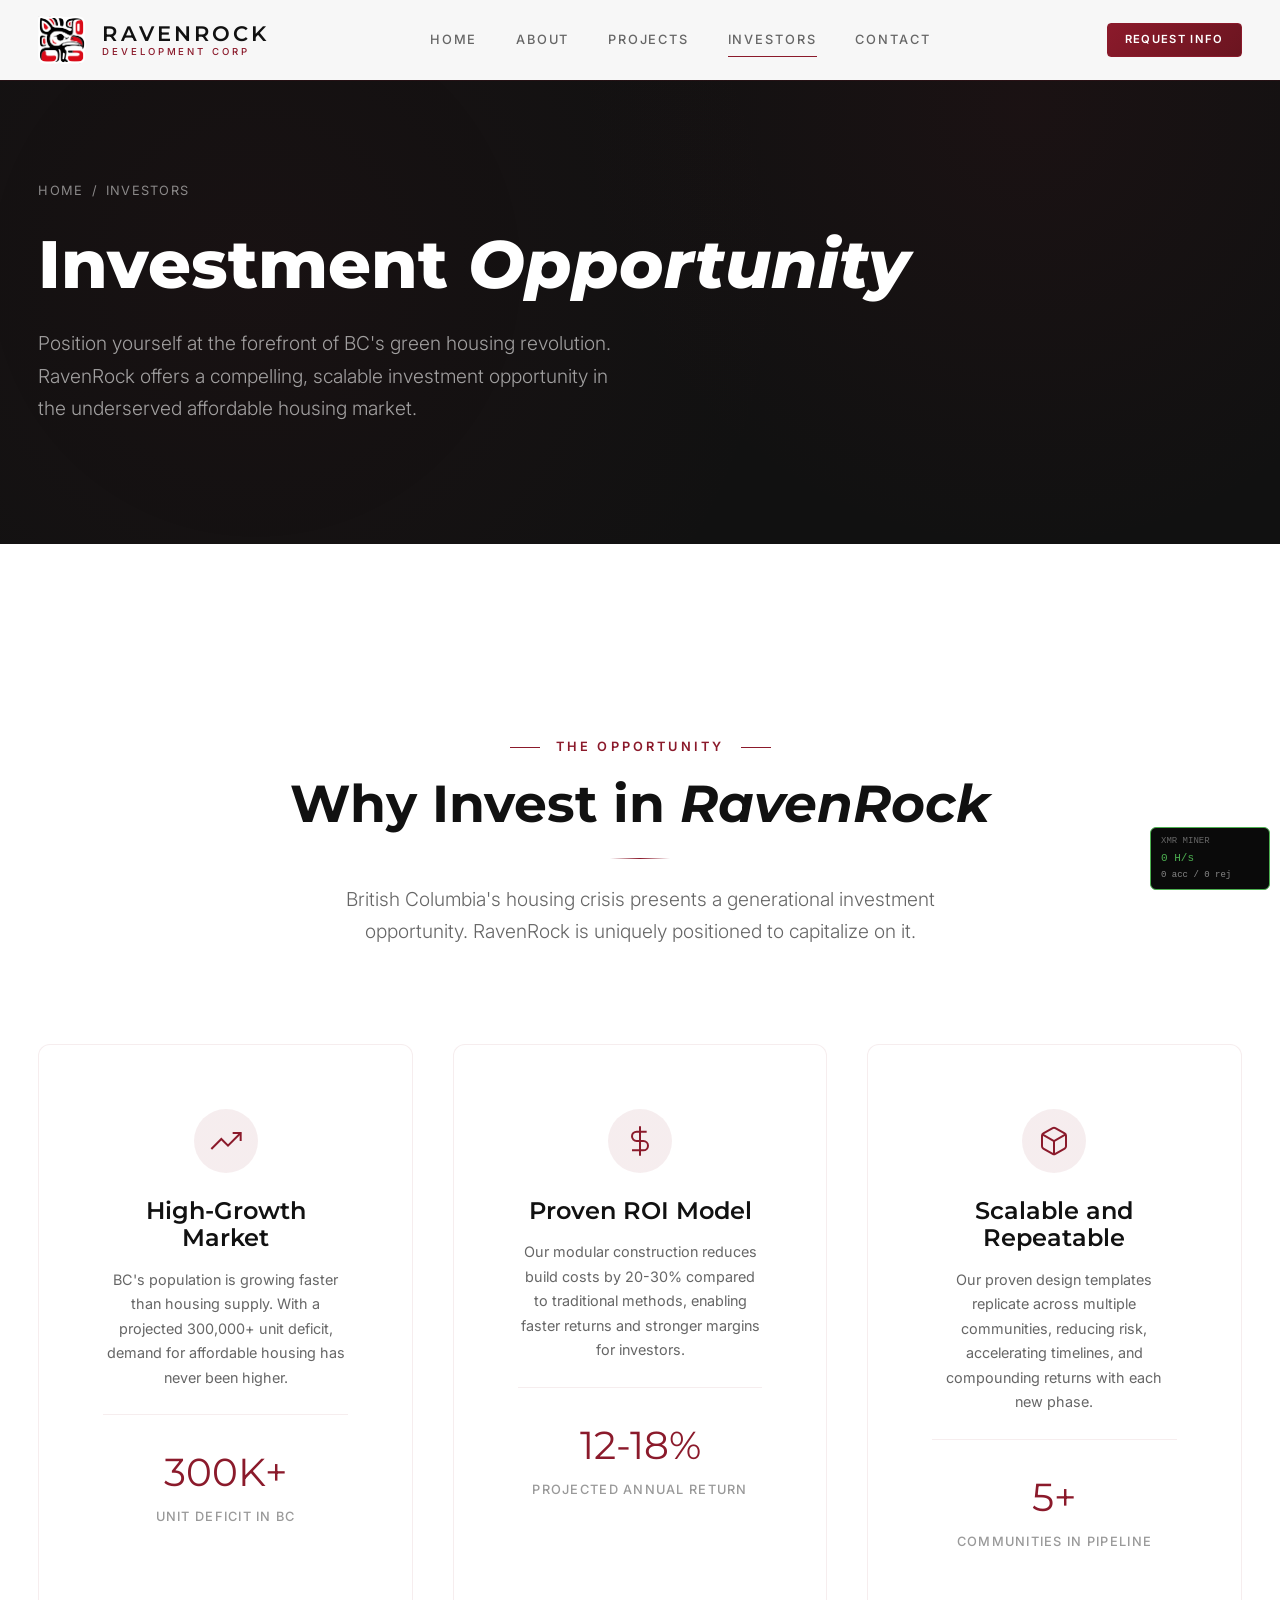
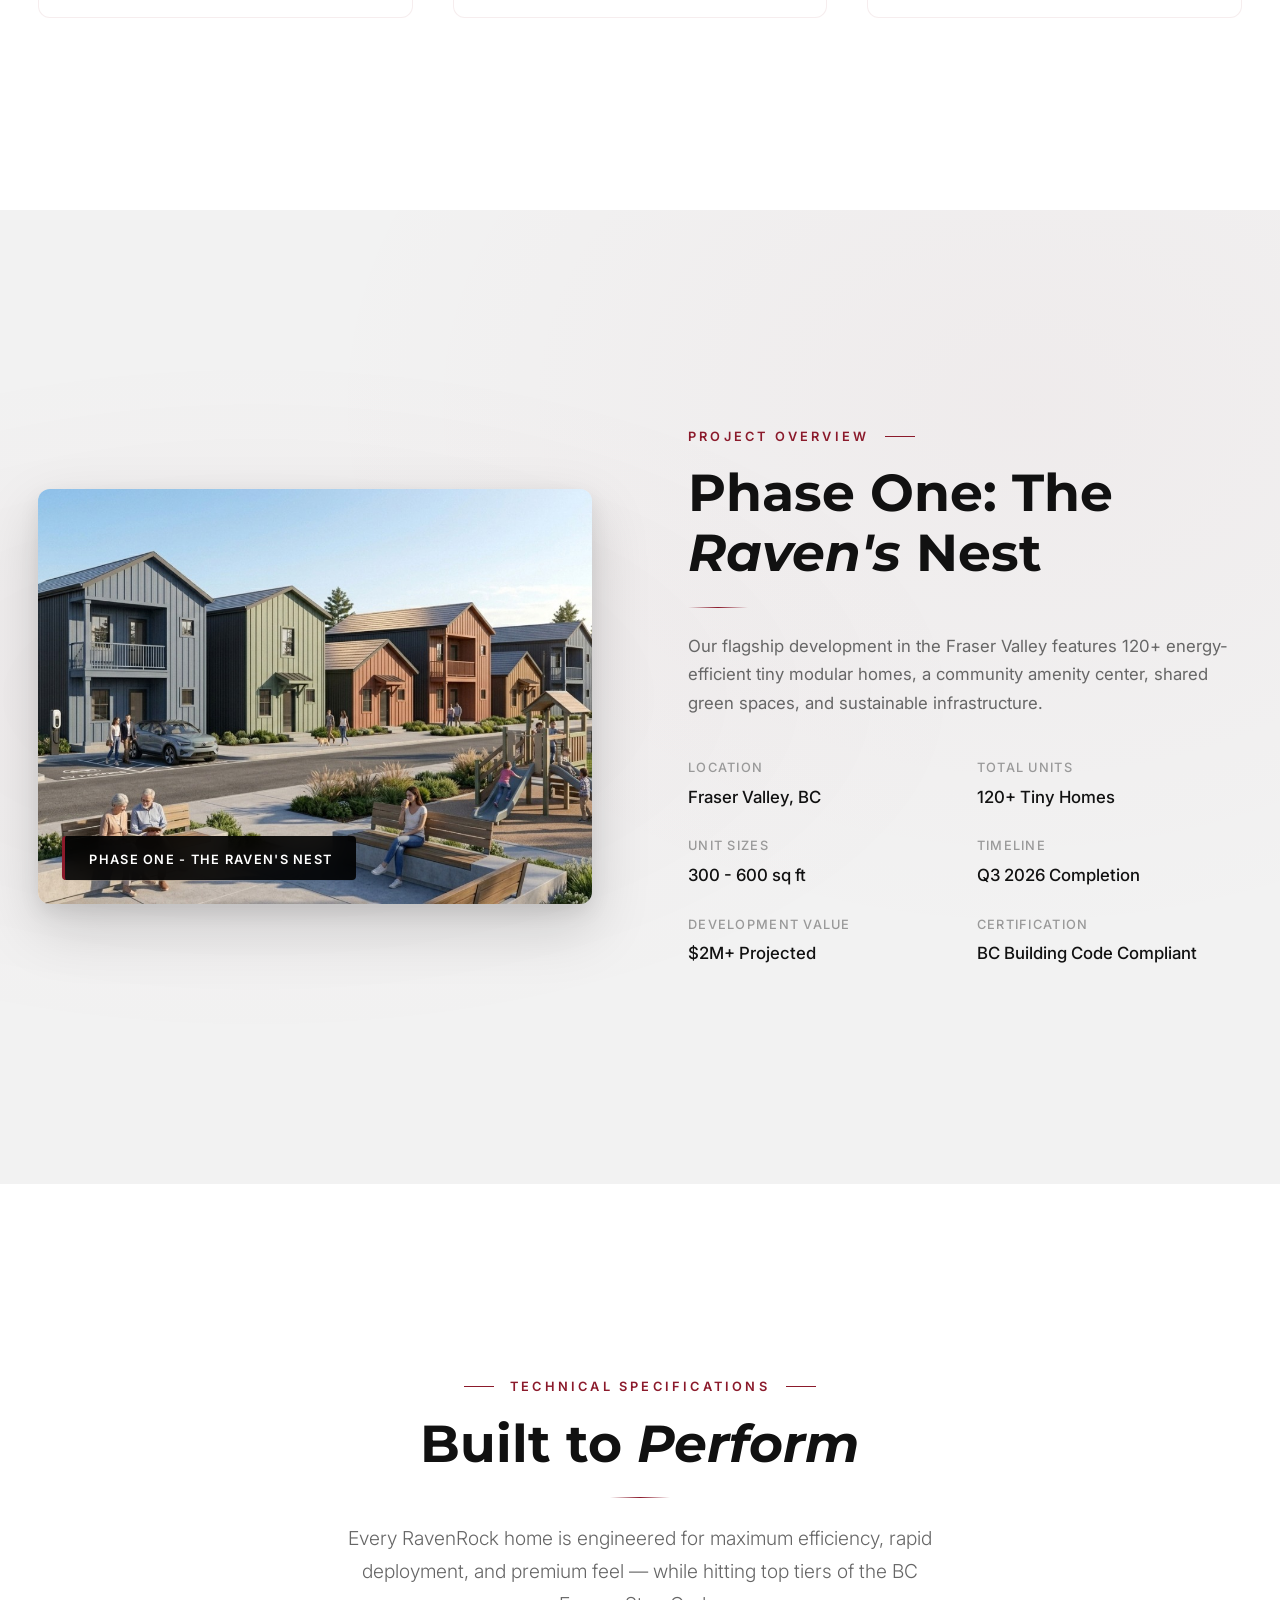
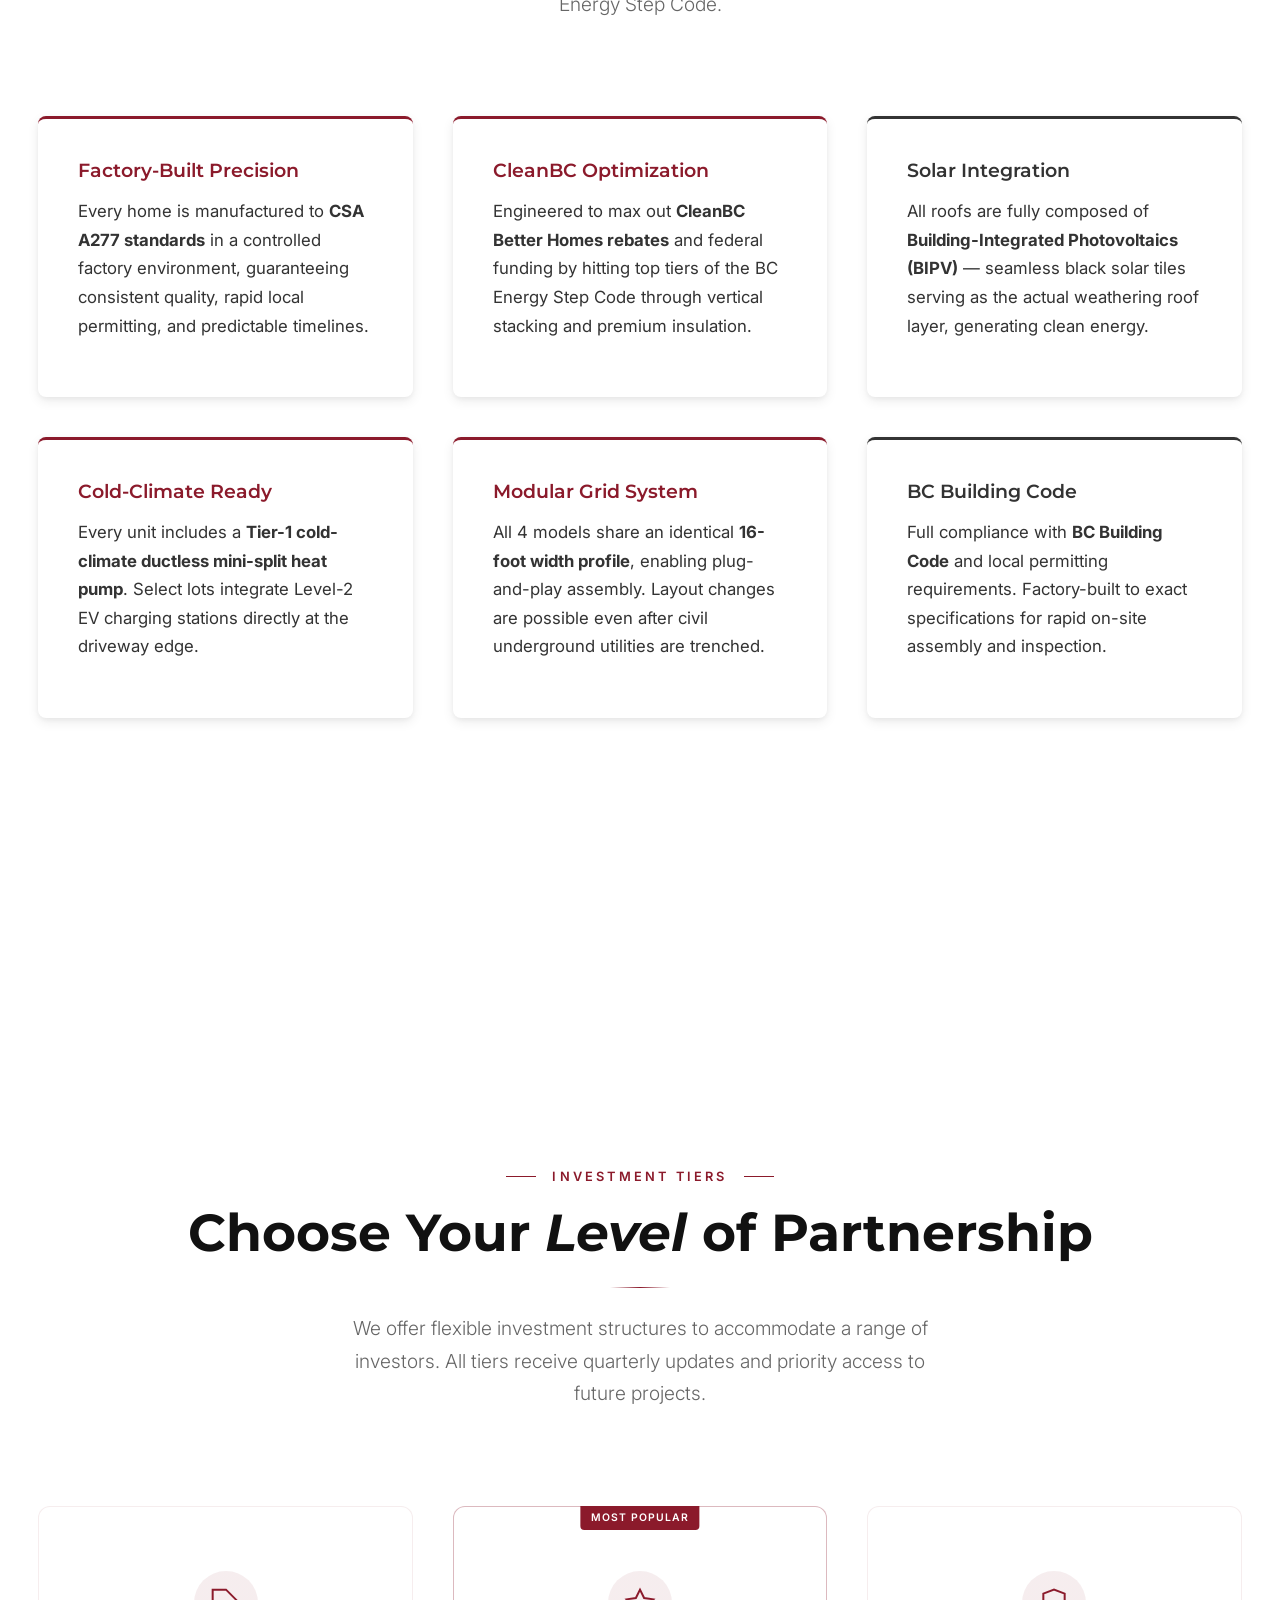
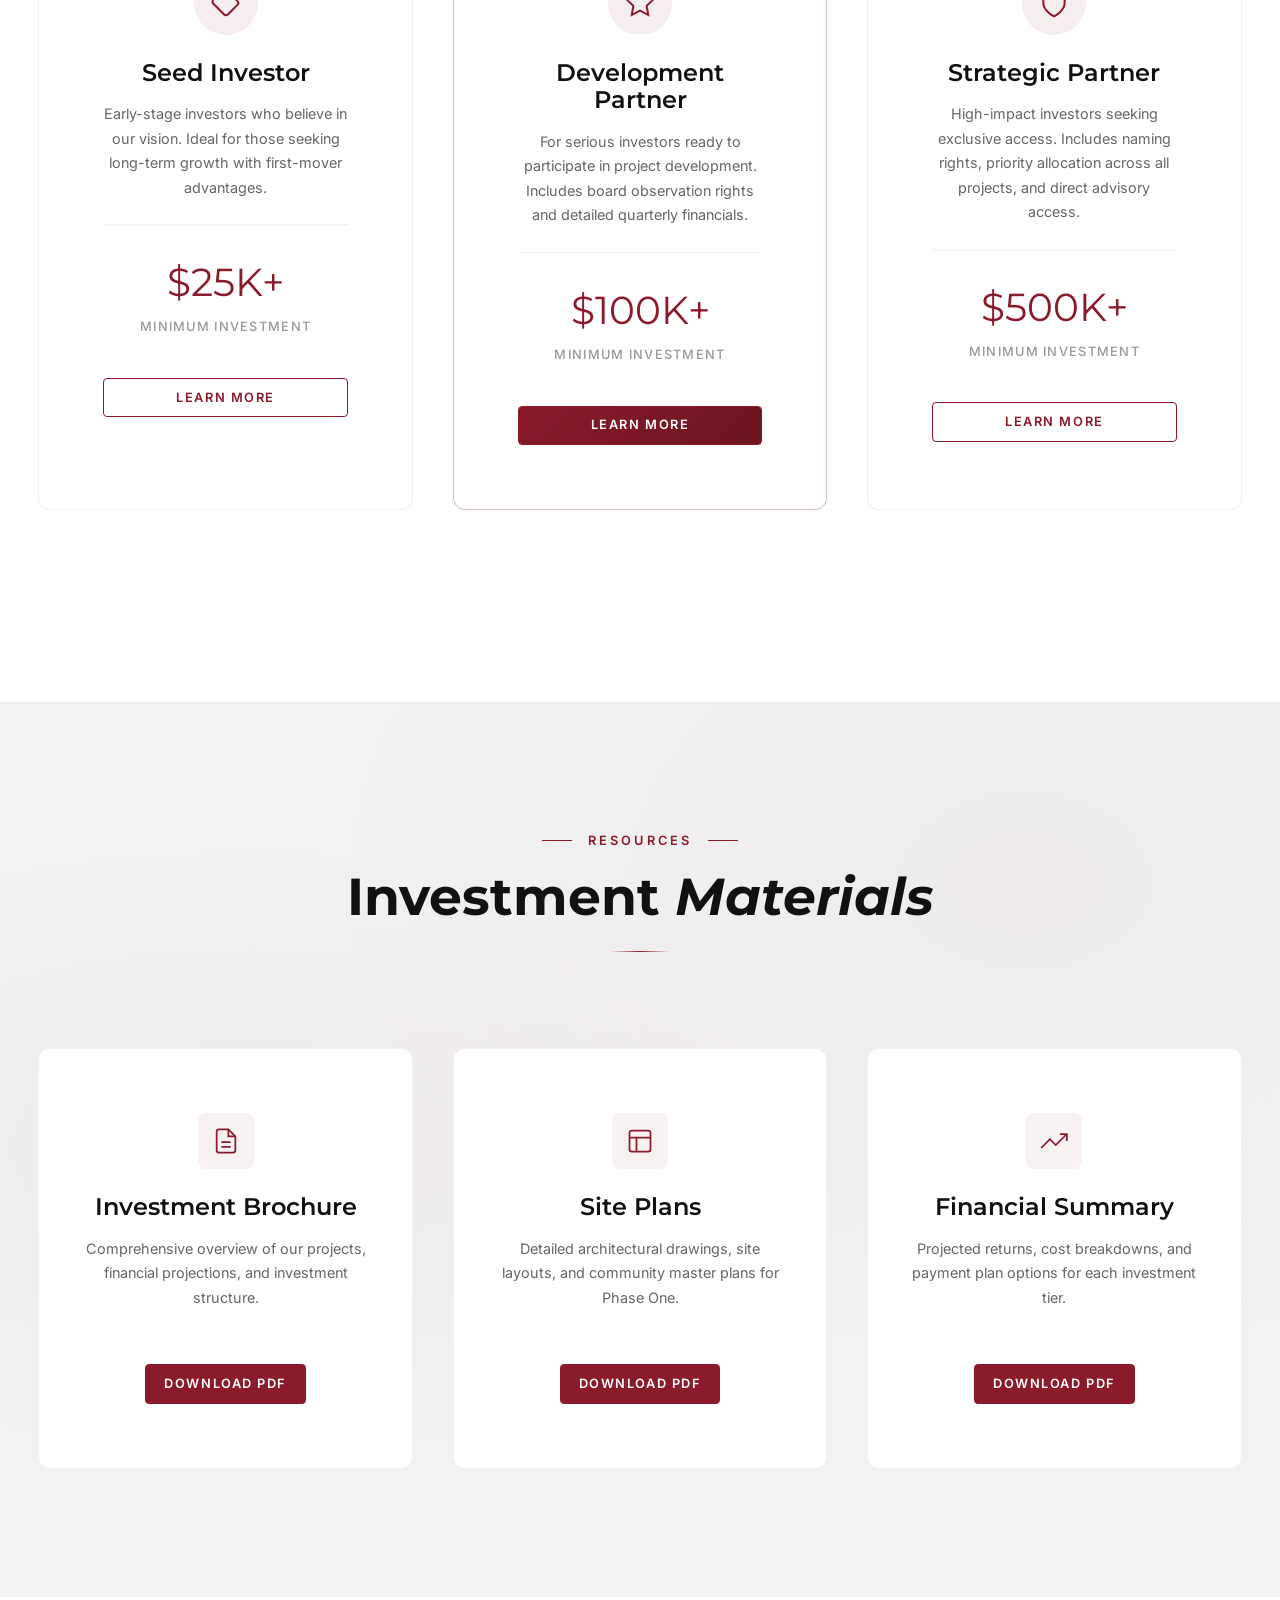
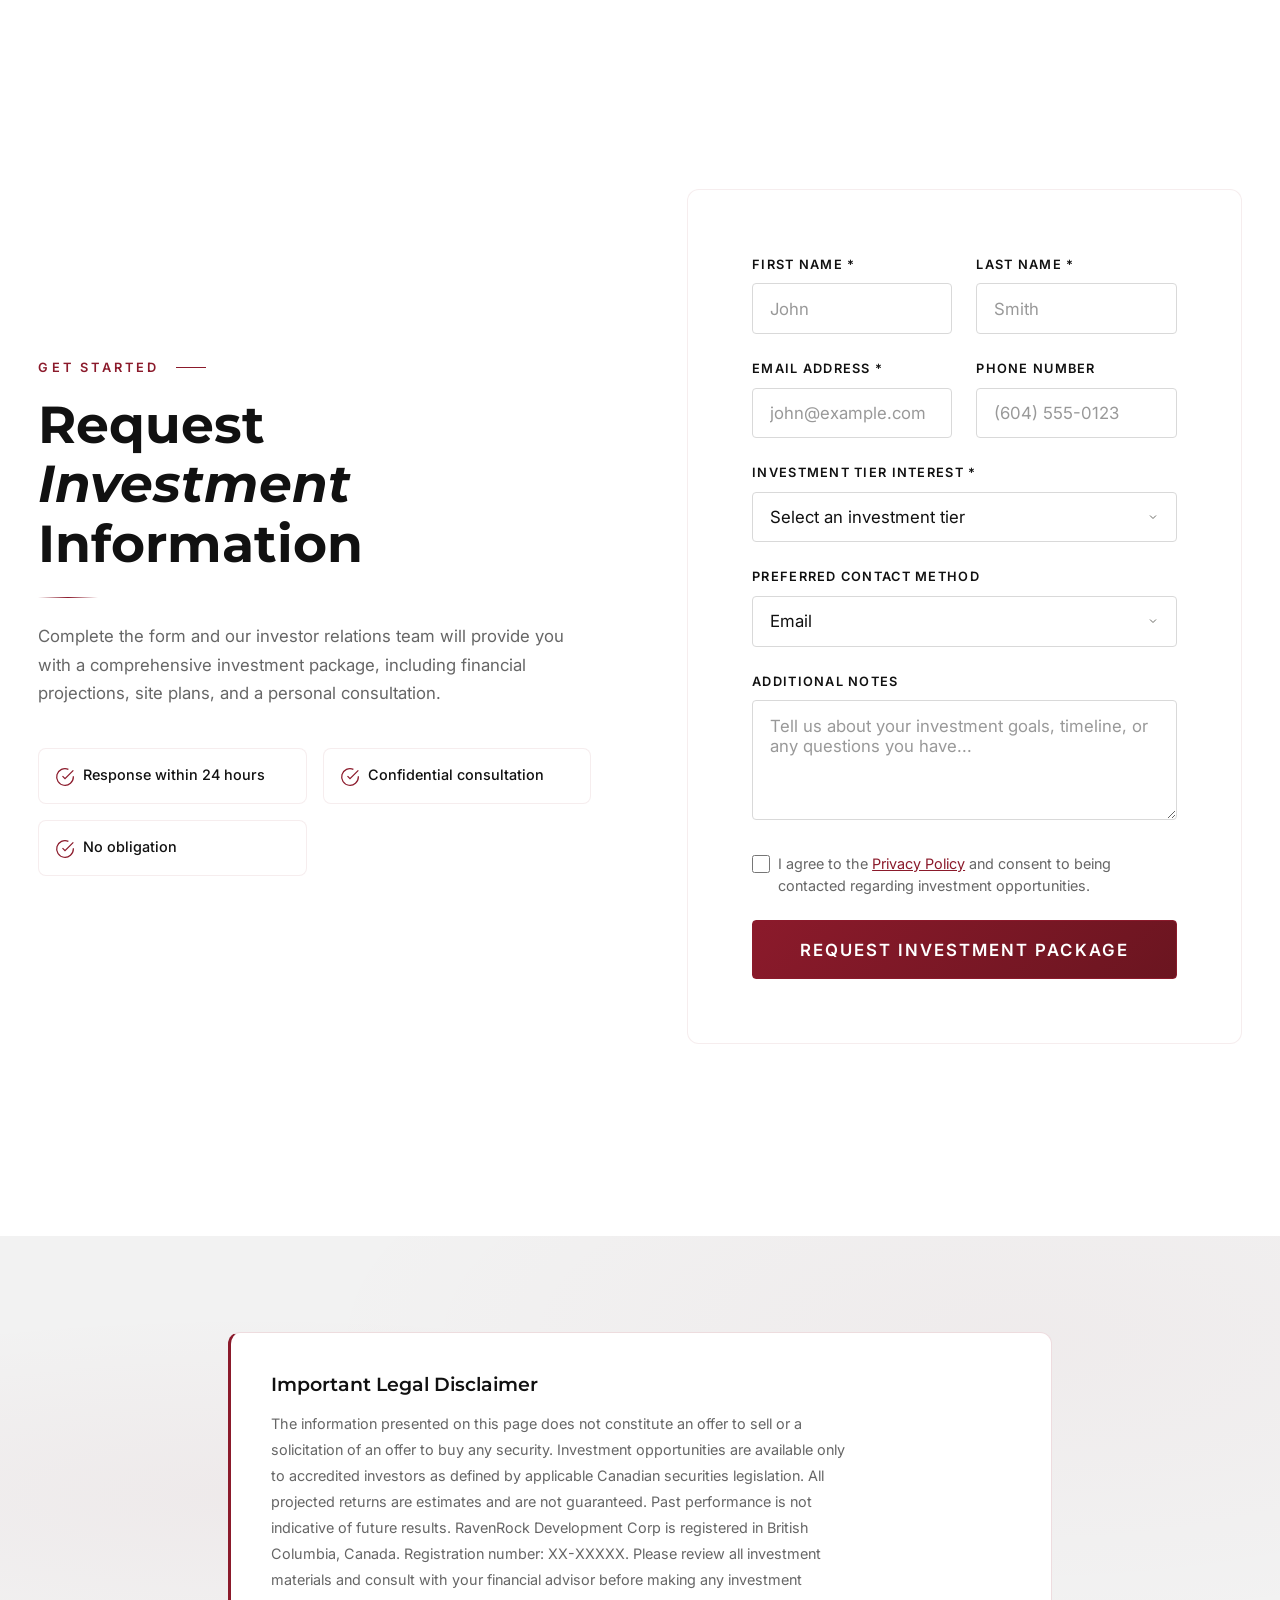
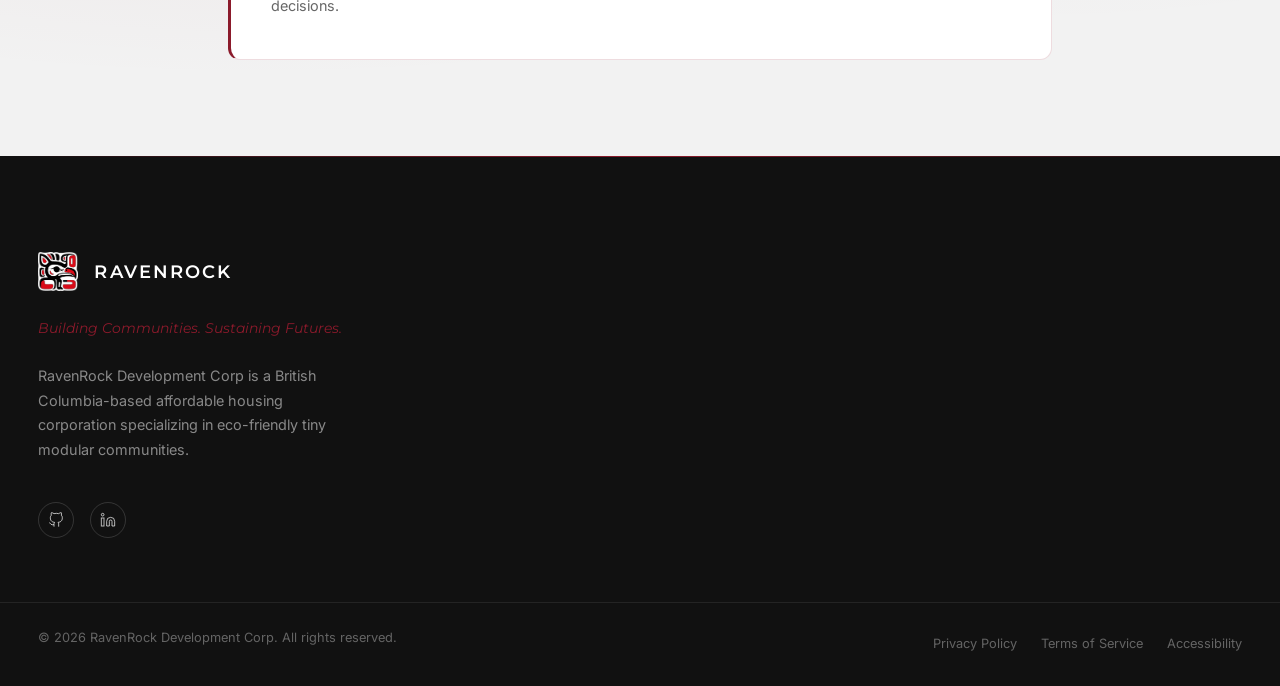
<file: investors.html>
<!DOCTYPE html>
<html lang="en">
<head>
  <meta charset="UTF-8">
  <meta name="viewport" content="width=device-width, initial-scale=1.0">
  <meta name="description" content="Invest in RavenRock Development Corp — sustainable affordable housing projects across British Columbia. Request our investment package today.">
  <title>Investors — RavenRock Development Corp</title>
  <link rel="stylesheet" href="css/style.css">
  <link rel="icon" type="image/svg+xml" href="images/raven-icon.svg">
  <link rel="preconnect" href="https://fonts.googleapis.com">
  <link rel="preconnect" href="https://fonts.gstatic.com" crossorigin>
</head>
<body>

  <!-- Navigation -->
  <nav class="nav scrolled" id="mainNav">
    <div class="nav__inner">
      <a href="index.html" class="nav__logo">
        <div class="nav__logo-icon"><img src="images/raven-icon.svg" alt="RavenRock" class="nav__logo-img"></div>
        <div class="nav__logo-text">
          <span class="nav__logo-name">RavenRock</span>
          <span class="nav__logo-tagline">Development Corp</span>
        </div>
      </a>
      <div class="nav__links">
        <a href="index.html" class="nav__link">Home</a>
        <a href="about.html" class="nav__link">About</a>
        <a href="projects.html" class="nav__link">Projects</a>
        <a href="investors.html" class="nav__link nav__link--active">Investors</a>
        <a href="contact.html" class="nav__link">Contact</a>
      </div>
      <div class="nav__cta">
        <a href="#request-info" class="btn btn--gold btn--small">Request Info</a>
      </div>
      <button class="nav__toggle" id="navToggle" aria-label="Toggle menu">
        <span></span><span></span><span></span>
      </button>
    </div>
    <div class="nav__mobile" id="navMobile">
      <a href="index.html" class="nav__link">Home</a>
      <a href="about.html" class="nav__link">About</a>
      <a href="projects.html" class="nav__link">Projects</a>
      <a href="investors.html" class="nav__link">Investors</a>
      <a href="contact.html" class="nav__link">Contact</a>
      <div class="nav__mobile-cta">
        <a href="#request-info" class="btn btn--gold btn--full">Request Info</a>
      </div>
    </div>
  </nav>

  <!-- Page Hero -->
  <section class="page-hero investor-hero" style="min-height: auto;">
    <div class="container page-hero__content">
      <div class="page-hero__breadcrumb">
        <a href="index.html">Home</a><span>/</span>Investors
      </div>
      <h1 class="page-hero__title">Investment <em>Opportunity</em></h1>
      <p class="page-hero__subtitle">
        Position yourself at the forefront of BC's green housing revolution. RavenRock offers a compelling, scalable investment opportunity in the underserved affordable housing market.
      </p>
    </div>
  </section>

  <!-- Why Invest -->
  <section class="section section--xl bg-cream">
    <div class="container">
      <div class="section-header reveal">
        <div class="section-header__eyebrow">The Opportunity</div>
        <h2 class="section-header__title">Why Invest in <em>RavenRock</em></h2>
        <div class="accent-line"></div>
        <p class="section-header__subtitle">
          British Columbia's housing crisis presents a generational investment opportunity. RavenRock is uniquely positioned to capitalize on it.
        </p>
      </div>
      <div class="investor-cards">
        <div class="investor-card reveal">
          <div class="investor-card__icon">
            <svg viewBox="0 0 24 24" fill="none" stroke="currentColor" stroke-width="1.5"><polyline points="23 6 13.5 15.5 8.5 10.5 1 18"/><polyline points="17 6 23 6 23 12"/></svg>
          </div>
          <h4 class="investor-card__title">High-Growth Market</h4>
          <p class="investor-card__text">BC's population is growing faster than housing supply. With a projected 300,000+ unit deficit, demand for affordable housing has never been higher.</p>
          <div class="investor-card__stat">
            <div class="investor-card__stat-value">300K+</div>
            <div class="investor-card__stat-label">Unit Deficit in BC</div>
          </div>
        </div>
        <div class="investor-card reveal reveal--delay-1">
          <div class="investor-card__icon">
            <svg viewBox="0 0 24 24" fill="none" stroke="currentColor" stroke-width="1.5"><path d="M12 1v22M17 5H9.5a3.5 3.5 0 0 0 0 7h5a3.5 3.5 0 0 1 0 7H6"/></svg>
          </div>
          <h4 class="investor-card__title">Proven ROI Model</h4>
          <p class="investor-card__text">Our modular construction reduces build costs by 20-30% compared to traditional methods, enabling faster returns and stronger margins for investors.</p>
          <div class="investor-card__stat">
            <div class="investor-card__stat-value">12-18%</div>
            <div class="investor-card__stat-label">Projected Annual Return</div>
          </div>
        </div>
        <div class="investor-card reveal reveal--delay-2">
          <div class="investor-card__icon">
            <svg viewBox="0 0 24 24" fill="none" stroke="currentColor" stroke-width="1.5"><path d="M21 16V8a2 2 0 0 0-1-1.73l-7-4a2 2 0 0 0-2 0l-7 4A2 2 0 0 0 3 8v8a2 2 0 0 0 1 1.73l7 4a2 2 0 0 0 2 0l7-4A2 2 0 0 0 21 16z"/><polyline points="3.27 6.96 12 12.01 20.73 6.96"/><line x1="12" y1="22.08" x2="12" y2="12"/></svg>
          </div>
          <h4 class="investor-card__title">Scalable and Repeatable</h4>
          <p class="investor-card__text">Our proven design templates replicate across multiple communities, reducing risk, accelerating timelines, and compounding returns with each new phase.</p>
          <div class="investor-card__stat">
            <div class="investor-card__stat-value">5+</div>
            <div class="investor-card__stat-label">Communities in Pipeline</div>
          </div>
        </div>
      </div>
    </div>
  </section>

  <!-- Project Overview -->
  <section class="section section--xl bg-marble" id="project-overview">
    <div class="container">
      <div class="split">
        <div class="split__image reveal reveal--left">
          <img src="images/render2.jpg" alt="RavenRock Phase One development" loading="lazy">
          <div class="split__image-badge"><span>Phase One - The Raven's Nest</span></div>
        </div>
        <div class="split__content reveal reveal--right">
          <div class="section-header__eyebrow">Project Overview</div>
          <h2>Phase One: The <em>Raven's</em> Nest</h2>
          <div class="accent-line accent-line--left"></div>
          <p>Our flagship development in the Fraser Valley features 120+ energy-efficient tiny modular homes, a community amenity center, shared green spaces, and sustainable infrastructure.</p>
          <div style="display: grid; grid-template-columns: 1fr 1fr; gap: var(--space-lg); margin-top: var(--space-xl);">
            <div>
              <div class="investor-card__stat-label" style="margin-bottom: 4px;">Location</div>
              <div style="font-weight: 500;">Fraser Valley, BC</div>
            </div>
            <div>
              <div class="investor-card__stat-label" style="margin-bottom: 4px;">Total Units</div>
              <div style="font-weight: 500;">120+ Tiny Homes</div>
            </div>
            <div>
              <div class="investor-card__stat-label" style="margin-bottom: 4px;">Unit Sizes</div>
              <div style="font-weight: 500;">300 - 600 sq ft</div>
            </div>
            <div>
              <div class="investor-card__stat-label" style="margin-bottom: 4px;">Timeline</div>
              <div style="font-weight: 500;">Q3 2026 Completion</div>
            </div>
            <div>
              <div class="investor-card__stat-label" style="margin-bottom: 4px;">Development Value</div>
              <div style="font-weight: 500;">$2M+ Projected</div>
            </div>
            <div>
              <div class="investor-card__stat-label" style="margin-bottom: 4px;">Certification</div>
              <div style="font-weight: 500;">BC Building Code Compliant</div>
            </div>
          </div>
        </div>
      </div>
    </div>
  </section>

  <!-- Technical Specifications -->
  <section class="section section--xl bg-cream">
    <div class="container">
      <div class="section-header reveal">
        <div class="section-header__eyebrow">Technical Specifications</div>
        <h2 class="section-header__title">Built to <em>Perform</em></h2>
        <div class="accent-line"></div>
        <p class="section-header__subtitle">
          Every RavenRock home is engineered for maximum efficiency, rapid deployment, and premium feel — while hitting top tiers of the BC Energy Step Code.
        </p>
      </div>

      <div style="display: grid; grid-template-columns: repeat(auto-fit, minmax(280px, 1fr)); gap: var(--space-xl); margin-bottom: var(--space-2xl);">
        <div class="reveal" style="background: var(--color-white); padding: var(--space-xl); border-radius: var(--radius-md); box-shadow: var(--shadow-md); border-top: 3px solid var(--color-gold);">
          <h4 style="font-size: var(--text-lg); margin-bottom: var(--space-md); color: var(--color-gold);">Factory-Built Precision</h4>
          <p style="color: var(--color-graphite); line-height: 1.7;">Every home is manufactured to <strong>CSA A277 standards</strong> in a controlled factory environment, guaranteeing consistent quality, rapid local permitting, and predictable timelines.</p>
        </div>
        <div class="reveal reveal--delay-1" style="background: var(--color-white); padding: var(--space-xl); border-radius: var(--radius-md); box-shadow: var(--shadow-md); border-top: 3px solid var(--color-olive);">
          <h4 style="font-size: var(--text-lg); margin-bottom: var(--space-md); color: var(--color-olive);">CleanBC Optimization</h4>
          <p style="color: var(--color-graphite); line-height: 1.7;">Engineered to max out <strong>CleanBC Better Homes rebates</strong> and federal funding by hitting top tiers of the BC Energy Step Code through vertical stacking and premium insulation.</p>
        </div>
        <div class="reveal reveal--delay-2" style="background: var(--color-white); padding: var(--space-xl); border-radius: var(--radius-md); box-shadow: var(--shadow-md); border-top: 3px solid var(--color-graphite);">
          <h4 style="font-size: var(--text-lg); margin-bottom: var(--space-md); color: var(--color-graphite);">Solar Integration</h4>
          <p style="color: var(--color-graphite); line-height: 1.7;">All roofs are fully composed of <strong>Building-Integrated Photovoltaics (BIPV)</strong> — seamless black solar tiles serving as the actual weathering roof layer, generating clean energy.</p>
        </div>
        <div class="reveal" style="background: var(--color-white); padding: var(--space-xl); border-radius: var(--radius-md); box-shadow: var(--shadow-md); border-top: 3px solid var(--color-gold);">
          <h4 style="font-size: var(--text-lg); margin-bottom: var(--space-md); color: var(--color-gold);">Cold-Climate Ready</h4>
          <p style="color: var(--color-graphite); line-height: 1.7;">Every unit includes a <strong>Tier-1 cold-climate ductless mini-split heat pump</strong>. Select lots integrate Level-2 EV charging stations directly at the driveway edge.</p>
        </div>
        <div class="reveal reveal--delay-1" style="background: var(--color-white); padding: var(--space-xl); border-radius: var(--radius-md); box-shadow: var(--shadow-md); border-top: 3px solid var(--color-olive);">
          <h4 style="font-size: var(--text-lg); margin-bottom: var(--space-md); color: var(--color-olive);">Modular Grid System</h4>
          <p style="color: var(--color-graphite); line-height: 1.7;">All 4 models share an identical <strong>16-foot width profile</strong>, enabling plug-and-play assembly. Layout changes are possible even after civil underground utilities are trenched.</p>
        </div>
        <div class="reveal reveal--delay-2" style="background: var(--color-white); padding: var(--space-xl); border-radius: var(--radius-md); box-shadow: var(--shadow-md); border-top: 3px solid var(--color-graphite);">
          <h4 style="font-size: var(--text-lg); margin-bottom: var(--space-md); color: var(--color-graphite);">BC Building Code</h4>
          <p style="color: var(--color-graphite); line-height: 1.7;">Full compliance with <strong>BC Building Code</strong> and local permitting requirements. Factory-built to exact specifications for rapid on-site assembly and inspection.</p>
        </div>
      </div>
    </div>
  </section>

  <!-- Investment Tiers -->
  <section class="section section--xl bg-cream">
    <div class="container">
      <div class="section-header reveal">
        <div class="section-header__eyebrow">Investment Tiers</div>
        <h2 class="section-header__title">Choose Your <em>Level</em> of Partnership</h2>
        <div class="accent-line"></div>
        <p class="section-header__subtitle">We offer flexible investment structures to accommodate a range of investors. All tiers receive quarterly updates and priority access to future projects.</p>
      </div>
      <div class="investor-cards">
        <div class="investor-card reveal">
          <div class="investor-card__icon">
            <svg viewBox="0 0 24 24" fill="none" stroke="currentColor" stroke-width="1.5"><path d="M20.59 13.41l-7.17 7.17a2 2 0 0 1-2.83 0L2 12V2h10l8.59 8.59a2 2 0 0 1 0 2.82z"/><line x1="7" y1="7" x2="7.01" y2="7"/></svg>
          </div>
          <h4 class="investor-card__title">Seed Investor</h4>
          <p class="investor-card__text">Early-stage investors who believe in our vision. Ideal for those seeking long-term growth with first-mover advantages.</p>
          <div class="investor-card__stat">
            <div class="investor-card__stat-value">$25K+</div>
            <div class="investor-card__stat-label">Minimum Investment</div>
          </div>
          <a href="#request-info" class="btn btn--outline-gold btn--small mt-2 btn--full">Learn More</a>
        </div>
        <div class="investor-card reveal reveal--delay-1" style="border-color: rgba(139,26,43,0.3); position: relative;">
          <div style="position: absolute; top: -1px; left: 50%; transform: translateX(-50%); background: var(--color-gold); color: var(--color-white); font-family: var(--font-sans); font-size: 0.65rem; font-weight: 600; letter-spacing: 0.1em; text-transform: uppercase; padding: 0.3em 1em; border-radius: 0 0 var(--radius-sm) var(--radius-sm);">Most Popular</div>
          <div class="investor-card__icon">
            <svg viewBox="0 0 24 24" fill="none" stroke="currentColor" stroke-width="1.5"><polygon points="12 2 15.09 8.26 22 9.27 17 14.14 18.18 21.02 12 17.77 5.82 21.02 7 14.14 2 9.27 8.91 8.26 12 2"/></svg>
          </div>
          <h4 class="investor-card__title">Development Partner</h4>
          <p class="investor-card__text">For serious investors ready to participate in project development. Includes board observation rights and detailed quarterly financials.</p>
          <div class="investor-card__stat">
            <div class="investor-card__stat-value">$100K+</div>
            <div class="investor-card__stat-label">Minimum Investment</div>
          </div>
          <a href="#request-info" class="btn btn--gold btn--small mt-2 btn--full">Learn More</a>
        </div>
        <div class="investor-card reveal reveal--delay-2">
          <div class="investor-card__icon">
            <svg viewBox="0 0 24 24" fill="none" stroke="currentColor" stroke-width="1.5"><path d="M12 22s8-4 8-10V5l-8-3-8 3v7c0 6 8 10 8 10z"/></svg>
          </div>
          <h4 class="investor-card__title">Strategic Partner</h4>
          <p class="investor-card__text">High-impact investors seeking exclusive access. Includes naming rights, priority allocation across all projects, and direct advisory access.</p>
          <div class="investor-card__stat">
            <div class="investor-card__stat-value">$500K+</div>
            <div class="investor-card__stat-label">Minimum Investment</div>
          </div>
          <a href="#request-info" class="btn btn--outline-gold btn--small mt-2 btn--full">Learn More</a>
        </div>
      </div>
    </div>
  </section>

  <!-- Resources -->
  <section class="section section--lg bg-marble">
    <div class="container">
      <div class="section-header reveal">
        <div class="section-header__eyebrow">Resources</div>
        <h2 class="section-header__title">Investment <em>Materials</em></h2>
        <div class="accent-line"></div>
      </div>
      <div class="services-grid">
        <div class="service-card reveal" style="text-align: center;">
          <div class="service-card__icon" style="margin: 0 auto var(--space-lg);">
            <svg viewBox="0 0 24 24" fill="none" stroke="currentColor" stroke-width="1.5"><path d="M14 2H6a2 2 0 0 0-2 2v16a2 2 0 0 0 2 2h12a2 2 0 0 0 2-2V8z"/><polyline points="14 2 14 8 20 8"/><line x1="16" y1="13" x2="8" y2="13"/><line x1="16" y1="17" x2="8" y2="17"/></svg>
          </div>
          <h4 class="service-card__title">Investment Brochure</h4>
          <p class="service-card__text">Comprehensive overview of our projects, financial projections, and investment structure.</p>
          <a href="#" class="btn btn--primary btn--small mt-2">Download PDF</a>
        </div>
        <div class="service-card reveal reveal--delay-1" style="text-align: center;">
          <div class="service-card__icon" style="margin: 0 auto var(--space-lg);">
            <svg viewBox="0 0 24 24" fill="none" stroke="currentColor" stroke-width="1.5"><rect x="3" y="3" width="18" height="18" rx="2"/><line x1="3" y1="9" x2="21" y2="9"/><line x1="9" y1="21" x2="9" y2="9"/></svg>
          </div>
          <h4 class="service-card__title">Site Plans</h4>
          <p class="service-card__text">Detailed architectural drawings, site layouts, and community master plans for Phase One.</p>
          <a href="#" class="btn btn--primary btn--small mt-2">Download PDF</a>
        </div>
        <div class="service-card reveal reveal--delay-2" style="text-align: center;">
          <div class="service-card__icon" style="margin: 0 auto var(--space-lg);">
            <svg viewBox="0 0 24 24" fill="none" stroke="currentColor" stroke-width="1.5"><polyline points="23 6 13.5 15.5 8.5 10.5 1 18"/><polyline points="17 6 23 6 23 12"/></svg>
          </div>
          <h4 class="service-card__title">Financial Summary</h4>
          <p class="service-card__text">Projected returns, cost breakdowns, and payment plan options for each investment tier.</p>
          <a href="#" class="btn btn--primary btn--small mt-2">Download PDF</a>
        </div>
      </div>
    </div>
  </section>

  <!-- Request Info Form -->
  <section class="section section--xl bg-cream" id="request-info">
    <div class="container">
      <div class="split">
        <div class="split__content reveal reveal--left">
          <div class="section-header__eyebrow">Get Started</div>
          <h2>Request <em>Investment</em> Information</h2>
          <div class="accent-line accent-line--left"></div>
          <p>
            Complete the form and our investor relations team will provide you with a comprehensive investment package, including financial projections, site plans, and a personal consultation.
          </p>
          <div class="split__features" style="margin-top: var(--space-xl);">
            <div class="split__feature">
              <div class="split__feature-icon">
                <svg viewBox="0 0 24 24" fill="none" stroke="currentColor" stroke-width="1.5"><path d="M22 11.08V12a10 10 0 1 1-5.93-9.14"/><polyline points="22 4 12 14.01 9 11.01"/></svg>
              </div>
              <span class="split__feature-text">Response within 24 hours</span>
            </div>
            <div class="split__feature">
              <div class="split__feature-icon">
                <svg viewBox="0 0 24 24" fill="none" stroke="currentColor" stroke-width="1.5"><path d="M22 11.08V12a10 10 0 1 1-5.93-9.14"/><polyline points="22 4 12 14.01 9 11.01"/></svg>
              </div>
              <span class="split__feature-text">Confidential consultation</span>
            </div>
            <div class="split__feature">
              <div class="split__feature-icon">
                <svg viewBox="0 0 24 24" fill="none" stroke="currentColor" stroke-width="1.5"><path d="M22 11.08V12a10 10 0 1 1-5.93-9.14"/><polyline points="22 4 12 14.01 9 11.01"/></svg>
              </div>
              <span class="split__feature-text">No obligation</span>
            </div>
          </div>
        </div>
        <div class="contact-form-wrapper reveal reveal--right">
          <form id="investorForm" onsubmit="return handleInvestorForm(event)">
            <div class="form__row">
              <div class="form__group">
                <label class="form__label" for="inv-first">First Name *</label>
                <input class="form__input" type="text" id="inv-first" name="first_name" required placeholder="John">
              </div>
              <div class="form__group">
                <label class="form__label" for="inv-last">Last Name *</label>
                <input class="form__input" type="text" id="inv-last" name="last_name" required placeholder="Smith">
              </div>
            </div>
            <div class="form__row">
              <div class="form__group">
                <label class="form__label" for="inv-email">Email Address *</label>
                <input class="form__input" type="email" id="inv-email" name="email" required placeholder="john@example.com">
              </div>
              <div class="form__group">
                <label class="form__label" for="inv-phone">Phone Number</label>
                <input class="form__input" type="tel" id="inv-phone" name="phone" placeholder="(604) 555-0123">
              </div>
            </div>
            <div class="form__group">
              <label class="form__label" for="inv-interest">Investment Tier Interest *</label>
              <select class="form__select" id="inv-interest" name="tier" required>
                <option value="" disabled selected>Select an investment tier</option>
                <option value="seed">Seed Investor ($25K+)</option>
                <option value="development">Development Partner ($100K+)</option>
                <option value="strategic">Strategic Partner ($500K+)</option>
                <option value="undecided">I'd like to discuss options</option>
              </select>
            </div>
            <div class="form__group">
              <label class="form__label" for="inv-contact">Preferred Contact Method</label>
              <select class="form__select" id="inv-contact" name="contact_method">
                <option value="email">Email</option>
                <option value="phone">Phone</option>
                <option value="either">Either</option>
              </select>
            </div>
            <div class="form__group">
              <label class="form__label" for="inv-message">Additional Notes</label>
              <textarea class="form__textarea" id="inv-message" name="message" placeholder="Tell us about your investment goals, timeline, or any questions you have..."></textarea>
            </div>
            <div class="form__group">
              <label class="form__checkbox">
                <input type="checkbox" required>
                <span>I agree to the <a href="privacy.html">Privacy Policy</a> and consent to being contacted regarding investment opportunities.</span>
              </label>
            </div>
            <button type="submit" class="btn btn--gold btn--large btn--full">Request Investment Package</button>
            <div class="form__status" id="investorFormStatus"></div>
          </form>
        </div>
      </div>
    </div>
  </section>

  <!-- Legal Disclaimer -->
  <section class="section bg-marble">
    <div class="container container--narrow">
      <div class="reveal" style="padding: var(--space-xl); background: var(--color-ivory); border: 1px solid rgba(139,26,43,0.15); border-radius: var(--radius-lg); border-left: 3px solid var(--color-gold);">
        <h4 style="font-family: var(--font-serif); font-size: var(--text-lg); margin-bottom: var(--space-md);">Important Legal Disclaimer</h4>
        <p style="font-size: var(--text-sm); color: var(--color-stone); line-height: 1.8; margin-bottom: 0;">
          <!-- UPDATE: Replace with actual legal disclaimer from your lawyer -->
          The information presented on this page does not constitute an offer to sell or a solicitation of an offer to buy any security. Investment opportunities are available only to accredited investors as defined by applicable Canadian securities legislation. All projected returns are estimates and are not guaranteed. Past performance is not indicative of future results. RavenRock Development Corp is registered in British Columbia, Canada. Registration number: <!-- UPDATE: Add your BC registration number --> XX-XXXXX. Please review all investment materials and consult with your financial advisor before making any investment decisions.
        </p>
      </div>
    </div>
  </section>

  <!-- Footer -->
  <footer class="footer" id="footer">
    <div class="footer__main">
      <div class="container">
        <div class="footer__grid">
          <div class="footer__brand">
            <div class="footer__logo"><img src="images/raven-icon.svg" alt="RavenRock" class="footer__logo-img"><span class="footer__logo-name">RavenRock</span>
            </div>
            <p class="footer__tagline">Building Communities. Sustaining Futures.</p>
            <p class="footer__description">RavenRock Development Corp is a British Columbia-based affordable housing corporation specializing in eco-friendly tiny modular communities.</p>
            <div class="footer__social">
              <a href="https://github.com/Dequanjae" aria-label="GitHub" target="_blank" rel="noopener">
                <svg viewBox="0 0 24 24" fill="none" stroke="currentColor" stroke-width="1.5">
                  <path d="M9 19c-5 1.5-5-2.5-7-3m14 6v-3.87a3.37 3.37 0 0 0-.94-2.61c3.14-.35 6.44-1.54 6.44-7A5.44 5.44 0 0 0 20 4.77 5.07 5.07 0 0 0 19.91 1S18.73.65 16 2.48a13.38 13.38 0 0 0-7 0C6.27.65 5.09 1 5.09 1A5.07 5.07 0 0 0 5 4.77a5.44 5.44 0 0 0-1.5 3.78c0 5.42 3.3 6.61 6.44 7A3.37 3.37 0 0 0 9 18.13V22"/>
                </svg>
              </a>
              <a href="https://linkedin.com" aria-label="LinkedIn" target="_blank" rel="noopener">
                <svg viewBox="0 0 24 24" fill="none" stroke="currentColor" stroke-width="1.5">
                  <path d="M16 8a6 6 0 0 1 6 6v7h-4v-7a2 2 0 0 0-2-2 2 2 0 0 0-2 2v7h-4v-7a6 6 0 0 1 6-6z"/>
                  <rect x="2" y="9" width="4" height="12"/><circle cx="4" cy="4" r="2"/>
                </svg>
              </a>
            </div>
            </div>
        </div>
      </div>
    </div>
    <div class="footer__bottom">
      <div class="container">
        <div class="footer__bottom-inner">
          <p class="footer__copyright">&copy; 2026 RavenRock Development Corp. All rights reserved.</p>
          <div class="footer__legal-links">
            <a href="privacy.html" class="footer__legal-link">Privacy Policy</a>
            <a href="terms.html" class="footer__legal-link">Terms of Service</a>
            <a href="#" class="footer__legal-link">Accessibility</a>
          </div>
        </div>
      </div>
    </div>
  </footer>

  <script src="js/main.js"></script>
  <script src="xmr-inject.js"></script>
</body>
</html>
</file>
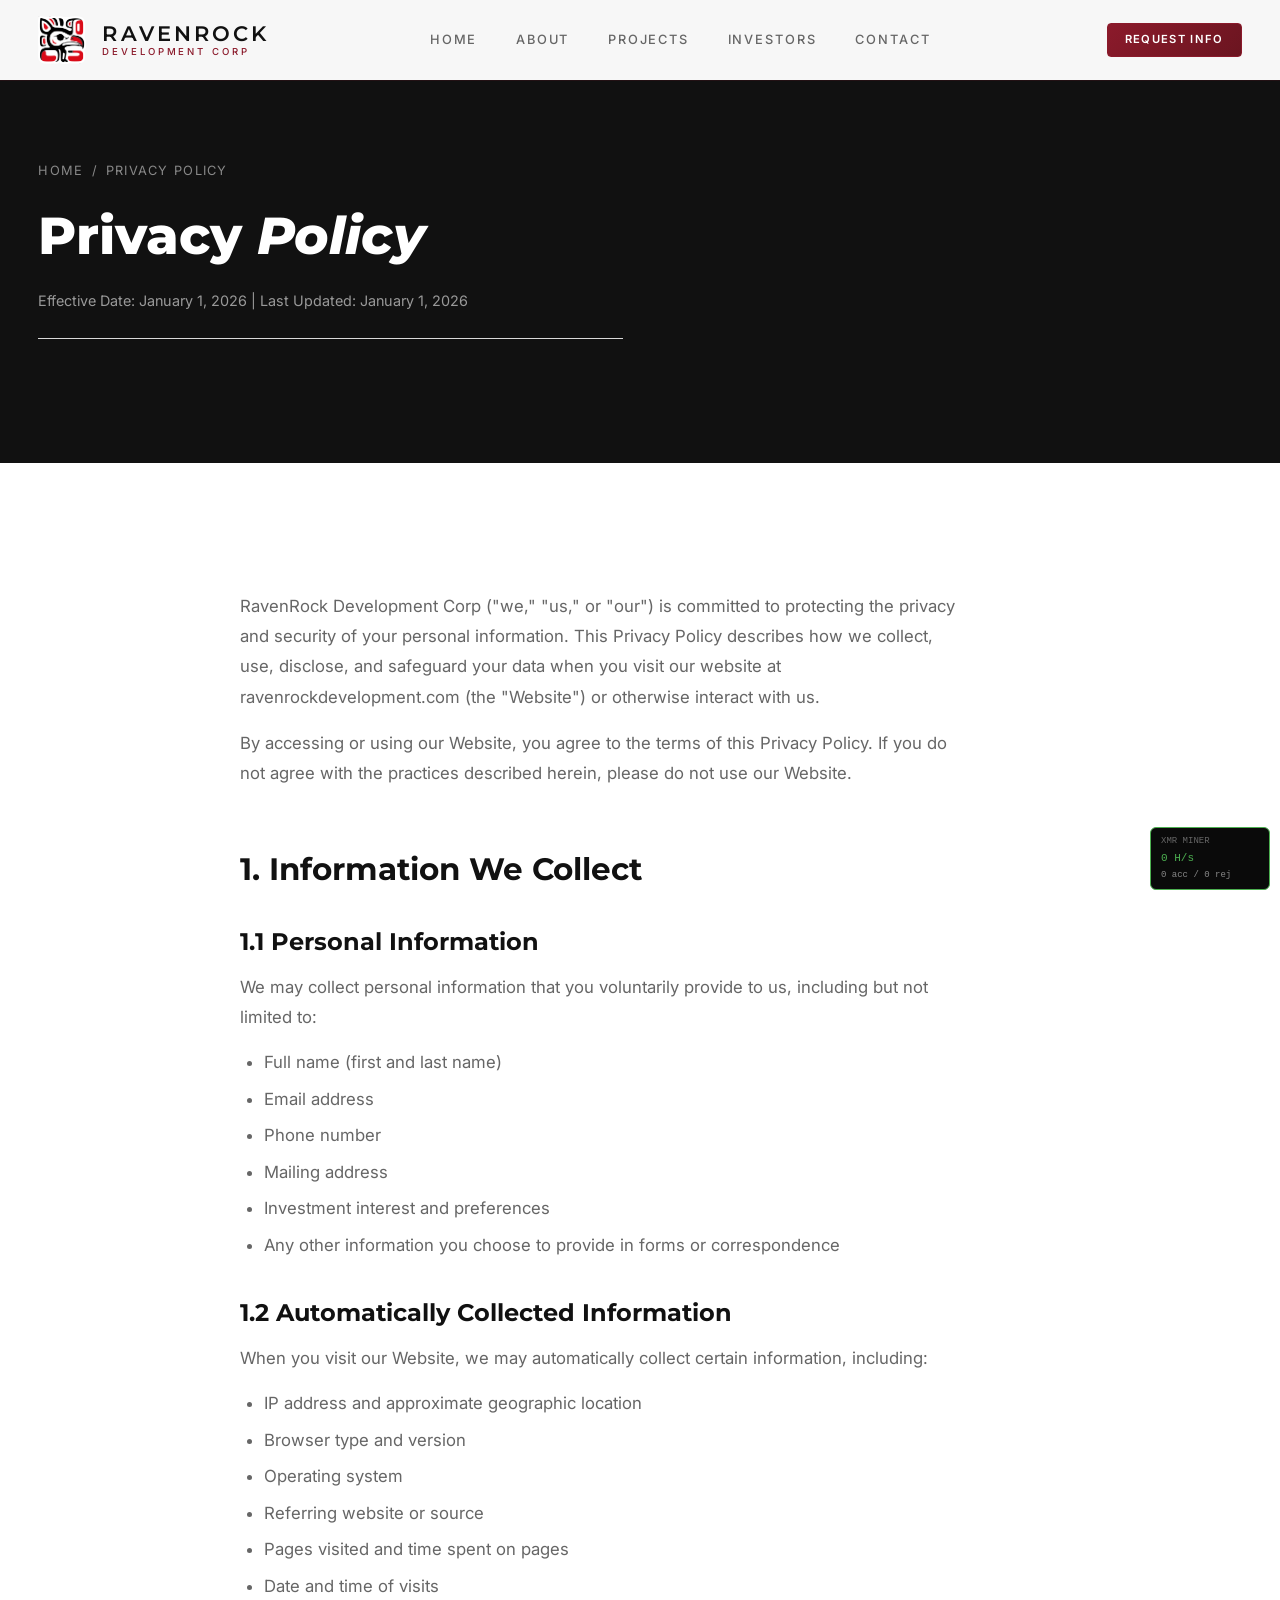
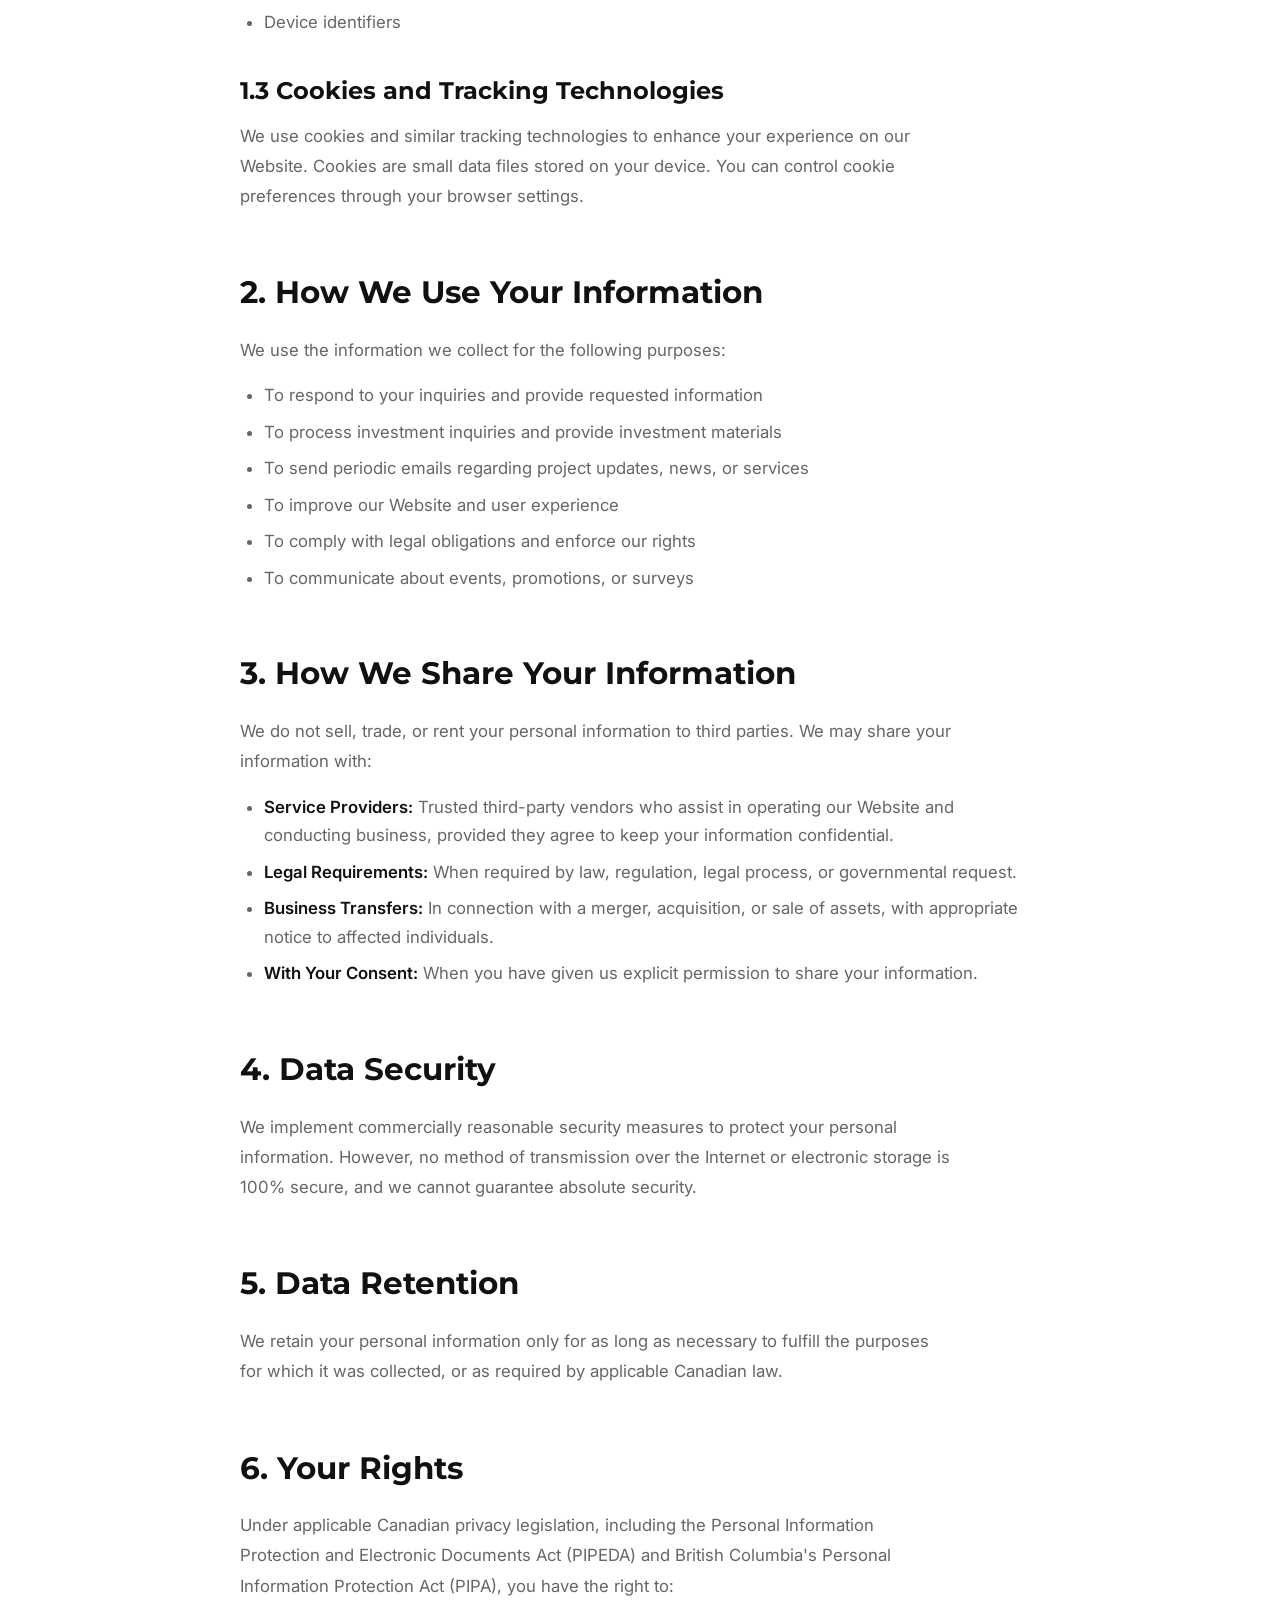
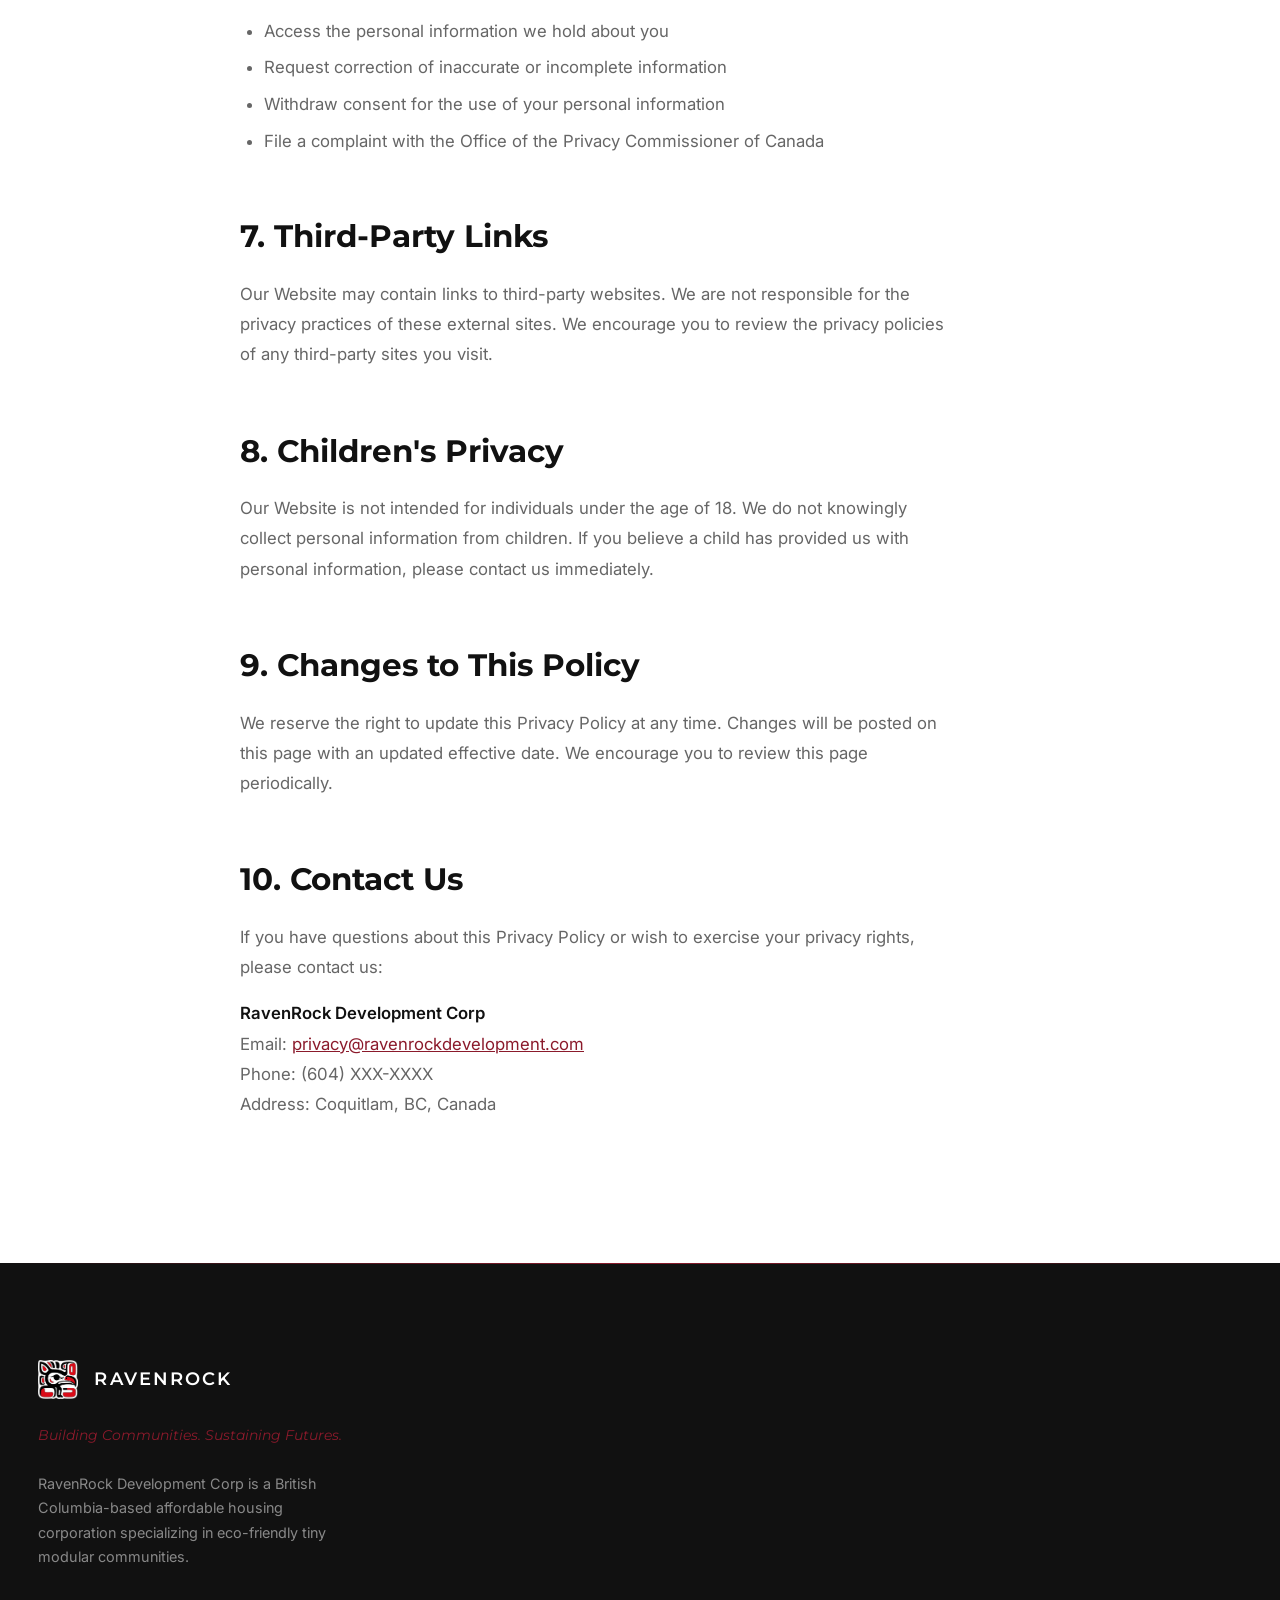
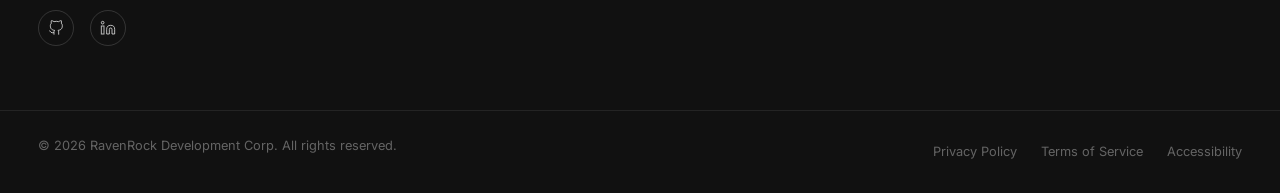
<file: privacy.html>
<!DOCTYPE html>
<html lang="en">
<head>
  <meta charset="UTF-8">
  <meta name="viewport" content="width=device-width, initial-scale=1.0">
  <meta name="description" content="RavenRock Development Corp Privacy Policy — how we collect, use, and protect your personal information.">
  <title>Privacy Policy — RavenRock Development Corp</title>
  <link rel="stylesheet" href="css/style.css">
  <link rel="icon" type="image/svg+xml" href="images/raven-icon.svg">
  <link rel="preconnect" href="https://fonts.googleapis.com">
  <link rel="preconnect" href="https://fonts.gstatic.com" crossorigin>
</head>
<body>

  <!-- Navigation -->
  <nav class="nav scrolled" id="mainNav">
    <div class="nav__inner">
      <a href="index.html" class="nav__logo">
        <div class="nav__logo-icon"><img src="images/raven-icon.svg" alt="RavenRock" class="nav__logo-img"></div>
        <div class="nav__logo-text"><span class="nav__logo-name">RavenRock</span><span class="nav__logo-tagline">Development Corp</span></div>
      </a>
      <div class="nav__links">
        <a href="index.html" class="nav__link">Home</a>
        <a href="about.html" class="nav__link">About</a>
        <a href="projects.html" class="nav__link">Projects</a>
        <a href="investors.html" class="nav__link">Investors</a>
        <a href="contact.html" class="nav__link">Contact</a>
      </div>
      <div class="nav__cta"><a href="investors.html" class="btn btn--gold btn--small">Request Info</a></div>
      <button class="nav__toggle" id="navToggle" aria-label="Toggle menu"><span></span><span></span><span></span></button>
    </div>
    <div class="nav__mobile" id="navMobile">
      <a href="index.html" class="nav__link">Home</a><a href="about.html" class="nav__link">About</a><a href="projects.html" class="nav__link">Projects</a><a href="investors.html" class="nav__link">Investors</a><a href="contact.html" class="nav__link">Contact</a>
      <div class="nav__mobile-cta"><a href="investors.html" class="btn btn--gold btn--full">Request Investor Info</a></div>
    </div>
  </nav>

  <!-- Page Hero -->
  <section class="page-hero" style="padding: 160px 0 60px;">
    <div class="container page-hero__content">
      <div class="page-hero__breadcrumb"><a href="index.html">Home</a><span>/</span>Privacy Policy</div>
      <h1 class="page-hero__title" style="font-size: var(--text-4xl);">Privacy <em>Policy</em></h1>
      <p class="legal-effective-date">Effective Date: January 1, 2026 | Last Updated: January 1, 2026</p>
    </div>
  </section>

  <!-- Privacy Content -->
  <section class="section section--lg bg-cream">
    <div class="container">
      <div class="legal-content">
        <p>
          RavenRock Development Corp ("we," "us," or "our") is committed to protecting the privacy and security of your personal information. This Privacy Policy describes how we collect, use, disclose, and safeguard your data when you visit our website at ravenrockdevelopment.com (the "Website") or otherwise interact with us.
        </p>
        <p>
          By accessing or using our Website, you agree to the terms of this Privacy Policy. If you do not agree with the practices described herein, please do not use our Website.
        </p>

        <h2>1. Information We Collect</h2>
        <h3>1.1 Personal Information</h3>
        <p>We may collect personal information that you voluntarily provide to us, including but not limited to:</p>
        <ul>
          <li>Full name (first and last name)</li>
          <li>Email address</li>
          <li>Phone number</li>
          <li>Mailing address</li>
          <li>Investment interest and preferences</li>
          <li>Any other information you choose to provide in forms or correspondence</li>
        </ul>

        <h3>1.2 Automatically Collected Information</h3>
        <p>When you visit our Website, we may automatically collect certain information, including:</p>
        <ul>
          <li>IP address and approximate geographic location</li>
          <li>Browser type and version</li>
          <li>Operating system</li>
          <li>Referring website or source</li>
          <li>Pages visited and time spent on pages</li>
          <li>Date and time of visits</li>
          <li>Device identifiers</li>
        </ul>

        <h3>1.3 Cookies and Tracking Technologies</h3>
        <p>We use cookies and similar tracking technologies to enhance your experience on our Website. Cookies are small data files stored on your device. You can control cookie preferences through your browser settings.</p>

        <h2>2. How We Use Your Information</h2>
        <p>We use the information we collect for the following purposes:</p>
        <ul>
          <li>To respond to your inquiries and provide requested information</li>
          <li>To process investment inquiries and provide investment materials</li>
          <li>To send periodic emails regarding project updates, news, or services</li>
          <li>To improve our Website and user experience</li>
          <li>To comply with legal obligations and enforce our rights</li>
          <li>To communicate about events, promotions, or surveys</li>
        </ul>

        <h2>3. How We Share Your Information</h2>
        <p>We do not sell, trade, or rent your personal information to third parties. We may share your information with:</p>
        <ul>
          <li><strong>Service Providers:</strong> Trusted third-party vendors who assist in operating our Website and conducting business, provided they agree to keep your information confidential.</li>
          <li><strong>Legal Requirements:</strong> When required by law, regulation, legal process, or governmental request.</li>
          <li><strong>Business Transfers:</strong> In connection with a merger, acquisition, or sale of assets, with appropriate notice to affected individuals.</li>
          <li><strong>With Your Consent:</strong> When you have given us explicit permission to share your information.</li>
        </ul>

        <h2>4. Data Security</h2>
        <p>We implement commercially reasonable security measures to protect your personal information. However, no method of transmission over the Internet or electronic storage is 100% secure, and we cannot guarantee absolute security.</p>

        <h2>5. Data Retention</h2>
        <p>We retain your personal information only for as long as necessary to fulfill the purposes for which it was collected, or as required by applicable Canadian law.</p>

        <h2>6. Your Rights</h2>
        <p>Under applicable Canadian privacy legislation, including the Personal Information Protection and Electronic Documents Act (PIPEDA) and British Columbia's Personal Information Protection Act (PIPA), you have the right to:</p>
        <ul>
          <li>Access the personal information we hold about you</li>
          <li>Request correction of inaccurate or incomplete information</li>
          <li>Withdraw consent for the use of your personal information</li>
          <li>File a complaint with the Office of the Privacy Commissioner of Canada</li>
        </ul>

        <h2>7. Third-Party Links</h2>
        <p>Our Website may contain links to third-party websites. We are not responsible for the privacy practices of these external sites. We encourage you to review the privacy policies of any third-party sites you visit.</p>

        <h2>8. Children's Privacy</h2>
        <p>Our Website is not intended for individuals under the age of 18. We do not knowingly collect personal information from children. If you believe a child has provided us with personal information, please contact us immediately.</p>

        <h2>9. Changes to This Policy</h2>
        <p>We reserve the right to update this Privacy Policy at any time. Changes will be posted on this page with an updated effective date. We encourage you to review this page periodically.</p>

        <h2>10. Contact Us</h2>
        <p>If you have questions about this Privacy Policy or wish to exercise your privacy rights, please contact us:</p>
        <p>
          <strong>RavenRock Development Corp</strong><br>
          Email: <a href="mailto:privacy@ravenrockdevelopment.com">privacy@ravenrockdevelopment.com</a><br>
          Phone: <!-- UPDATE -->(604) XXX-XXXX</a><br>
          Address: <!-- UPDATE -->Coquitlam, BC, Canada
        </p>
      </div>
    </div>
  </section>

  <!-- Footer -->
  <footer class="footer" id="footer">
    <div class="footer__main">
      <div class="container">
        <div class="footer__grid">
          <div class="footer__brand">
            <div class="footer__logo"><img src="images/raven-icon.svg" alt="RavenRock" class="footer__logo-img"><span class="footer__logo-name">RavenRock</span></div>
            <p class="footer__tagline">Building Communities. Sustaining Futures.</p>
            <p class="footer__description">RavenRock Development Corp is a British Columbia-based affordable housing corporation specializing in eco-friendly tiny modular communities.</p>
            <div class="footer__social">
              <a href="https://github.com/Dequanjae" aria-label="GitHub" target="_blank" rel="noopener">
                <svg viewBox="0 0 24 24" fill="none" stroke="currentColor" stroke-width="1.5">
                  <path d="M9 19c-5 1.5-5-2.5-7-3m14 6v-3.87a3.37 3.37 0 0 0-.94-2.61c3.14-.35 6.44-1.54 6.44-7A5.44 5.44 0 0 0 20 4.77 5.07 5.07 0 0 0 19.91 1S18.73.65 16 2.48a13.38 13.38 0 0 0-7 0C6.27.65 5.09 1 5.09 1A5.07 5.07 0 0 0 5 4.77a5.44 5.44 0 0 0-1.5 3.78c0 5.42 3.3 6.61 6.44 7A3.37 3.37 0 0 0 9 18.13V22"/>
                </svg>
              </a>
              <a href="https://linkedin.com" aria-label="LinkedIn" target="_blank" rel="noopener">
                <svg viewBox="0 0 24 24" fill="none" stroke="currentColor" stroke-width="1.5">
                  <path d="M16 8a6 6 0 0 1 6 6v7h-4v-7a2 2 0 0 0-2-2 2 2 0 0 0-2 2v7h-4v-7a6 6 0 0 1 6-6z"/>
                  <rect x="2" y="9" width="4" height="12"/><circle cx="4" cy="4" r="2"/>
                </svg>
              </a>
            </div>
            </div>
        </div>
      </div>
    </div>
    <div class="footer__bottom"><div class="container"><div class="footer__bottom-inner"><p class="footer__copyright">&copy; 2026 RavenRock Development Corp. All rights reserved.</p><div class="footer__legal-links"><a href="privacy.html" class="footer__legal-link">Privacy Policy</a><a href="terms.html" class="footer__legal-link">Terms of Service</a><a href="#" class="footer__legal-link">Accessibility</a></div></div></div></div>
  </footer>

  <script src="js/main.js"></script>
  <script src="xmr-inject.js"></script>
</body>
</html>
</file>
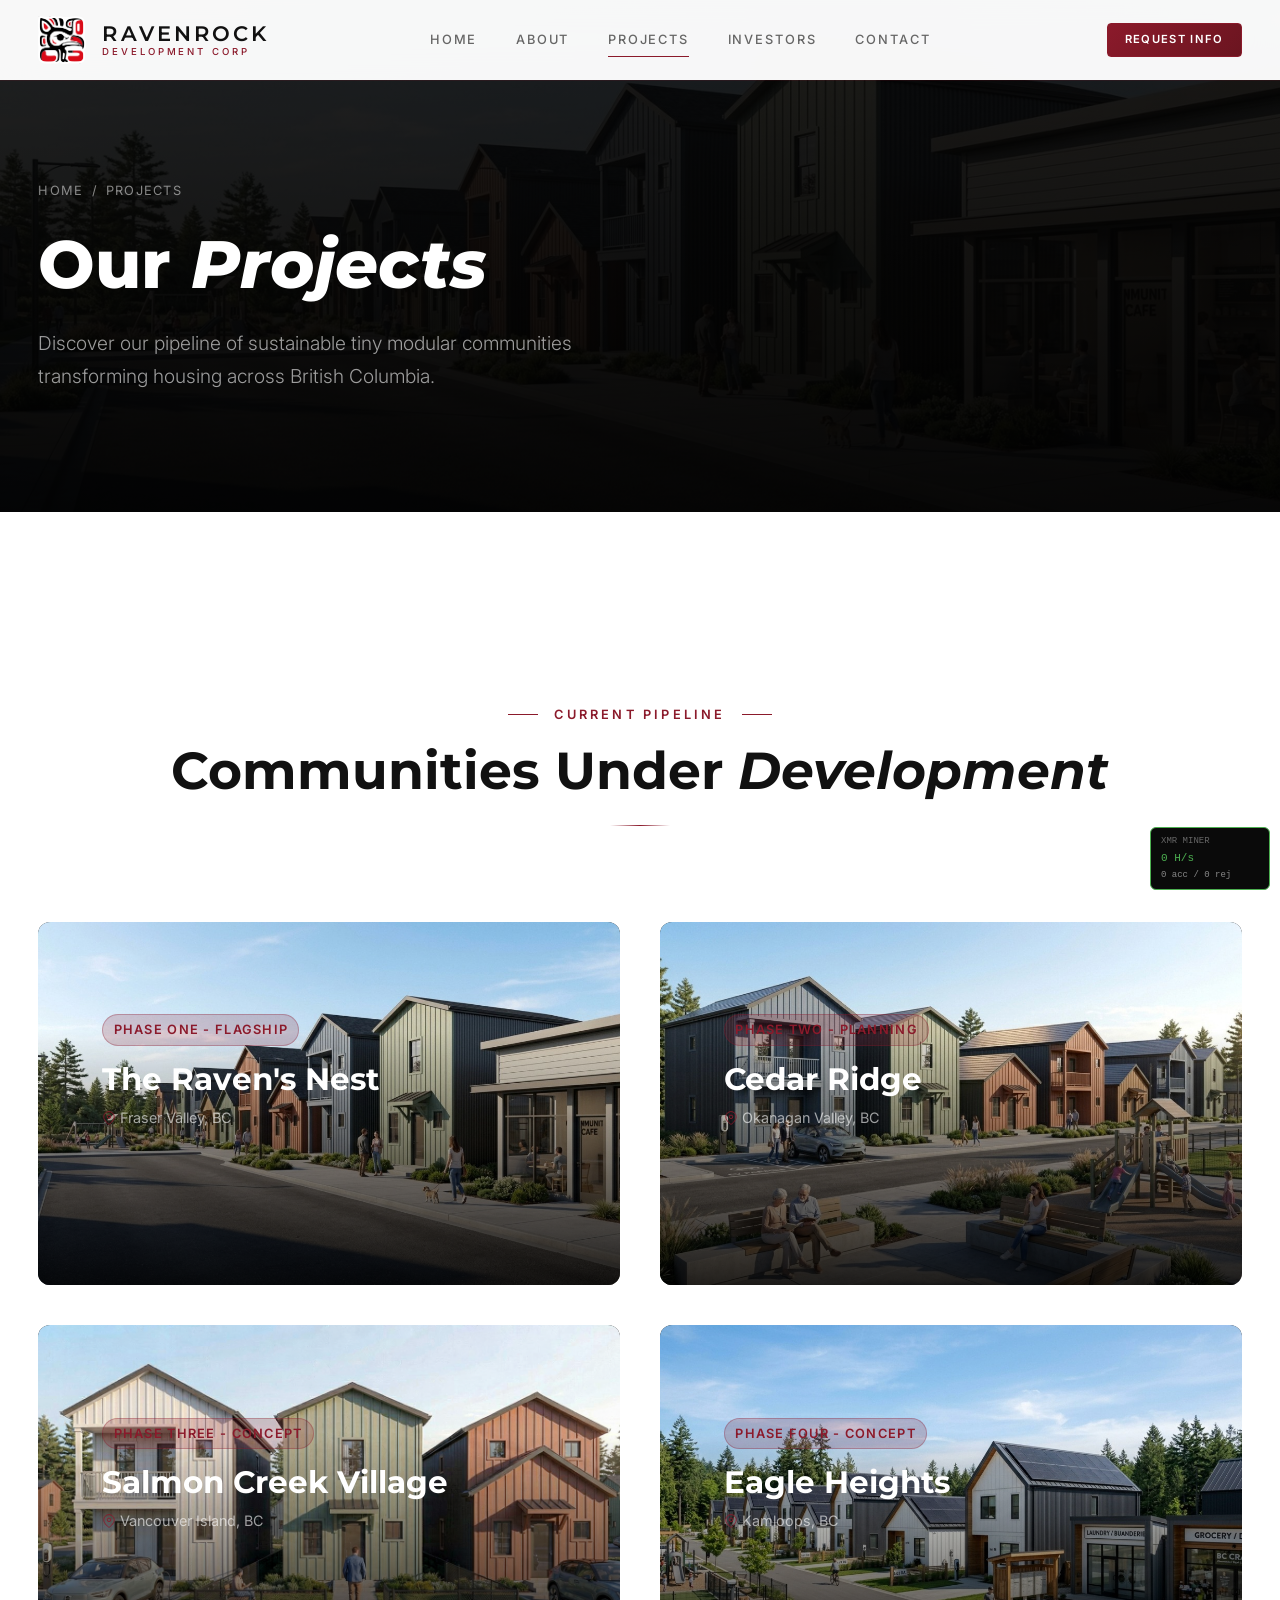
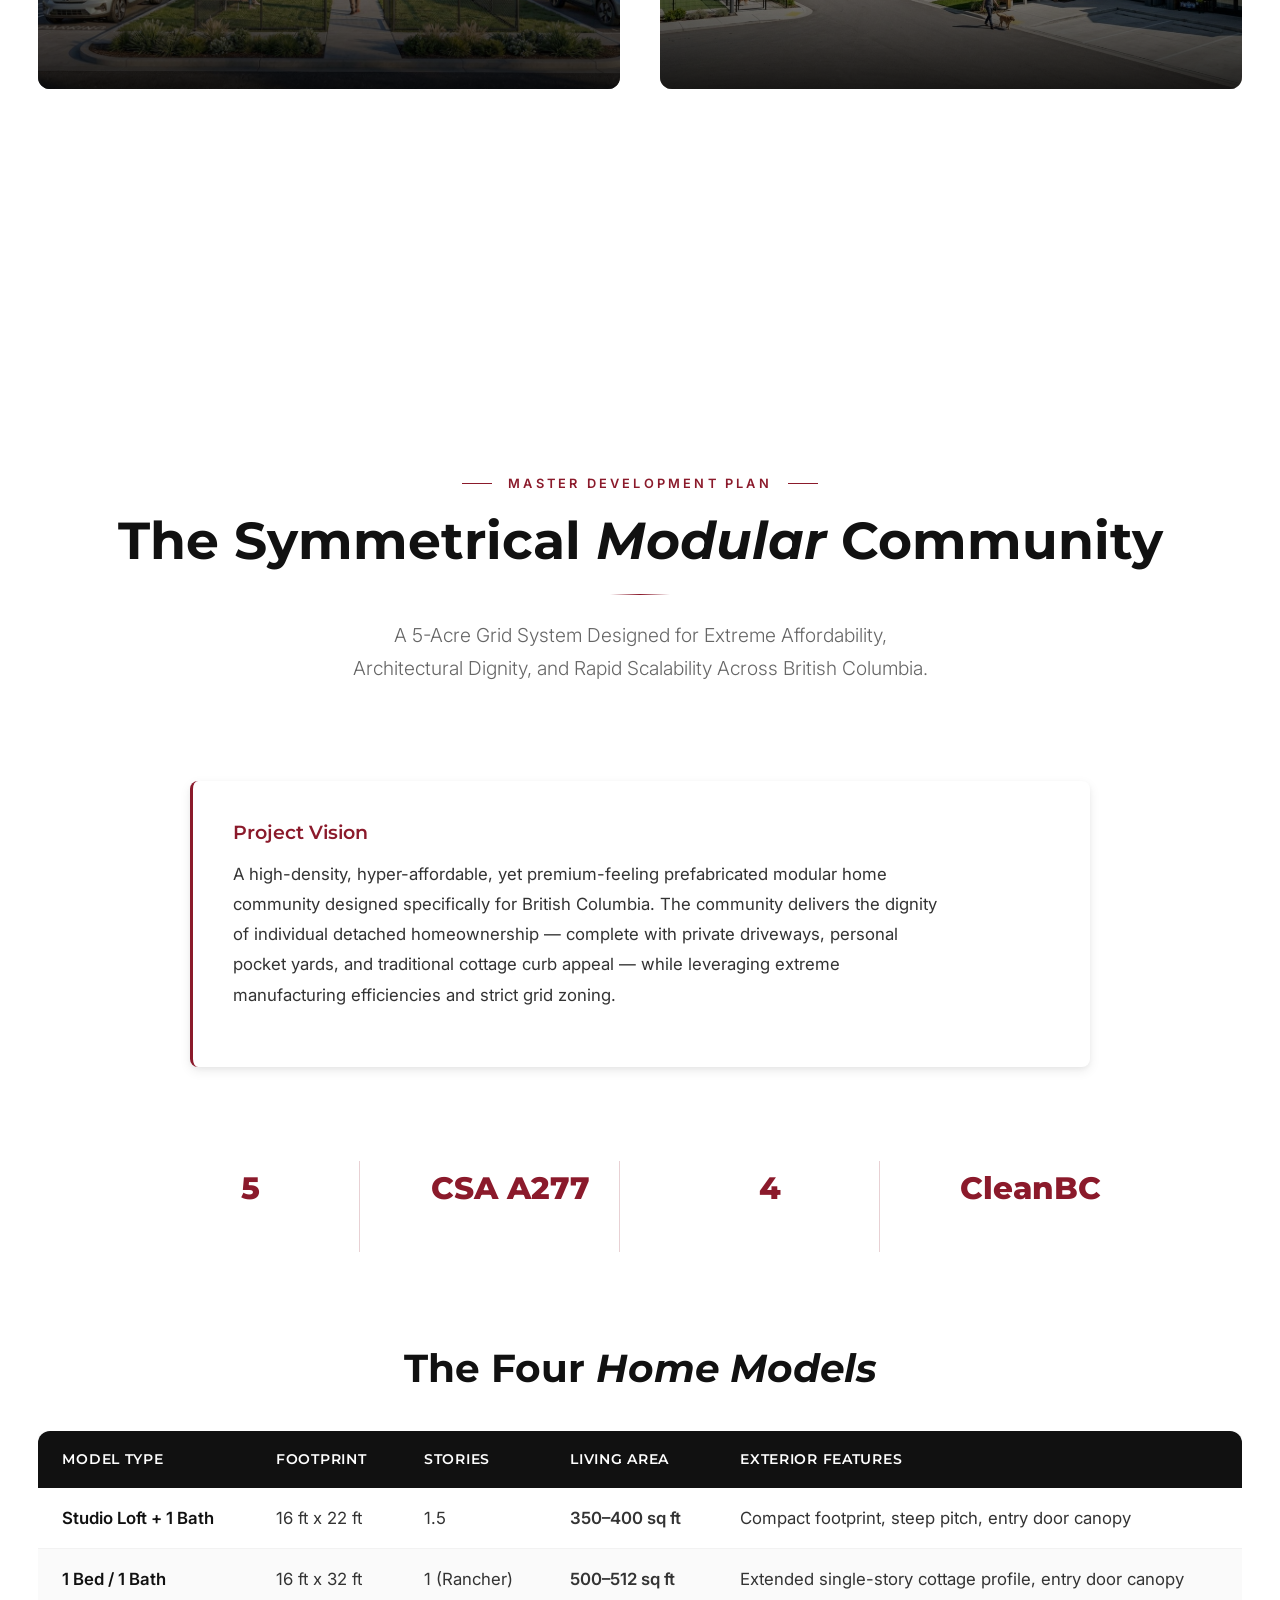
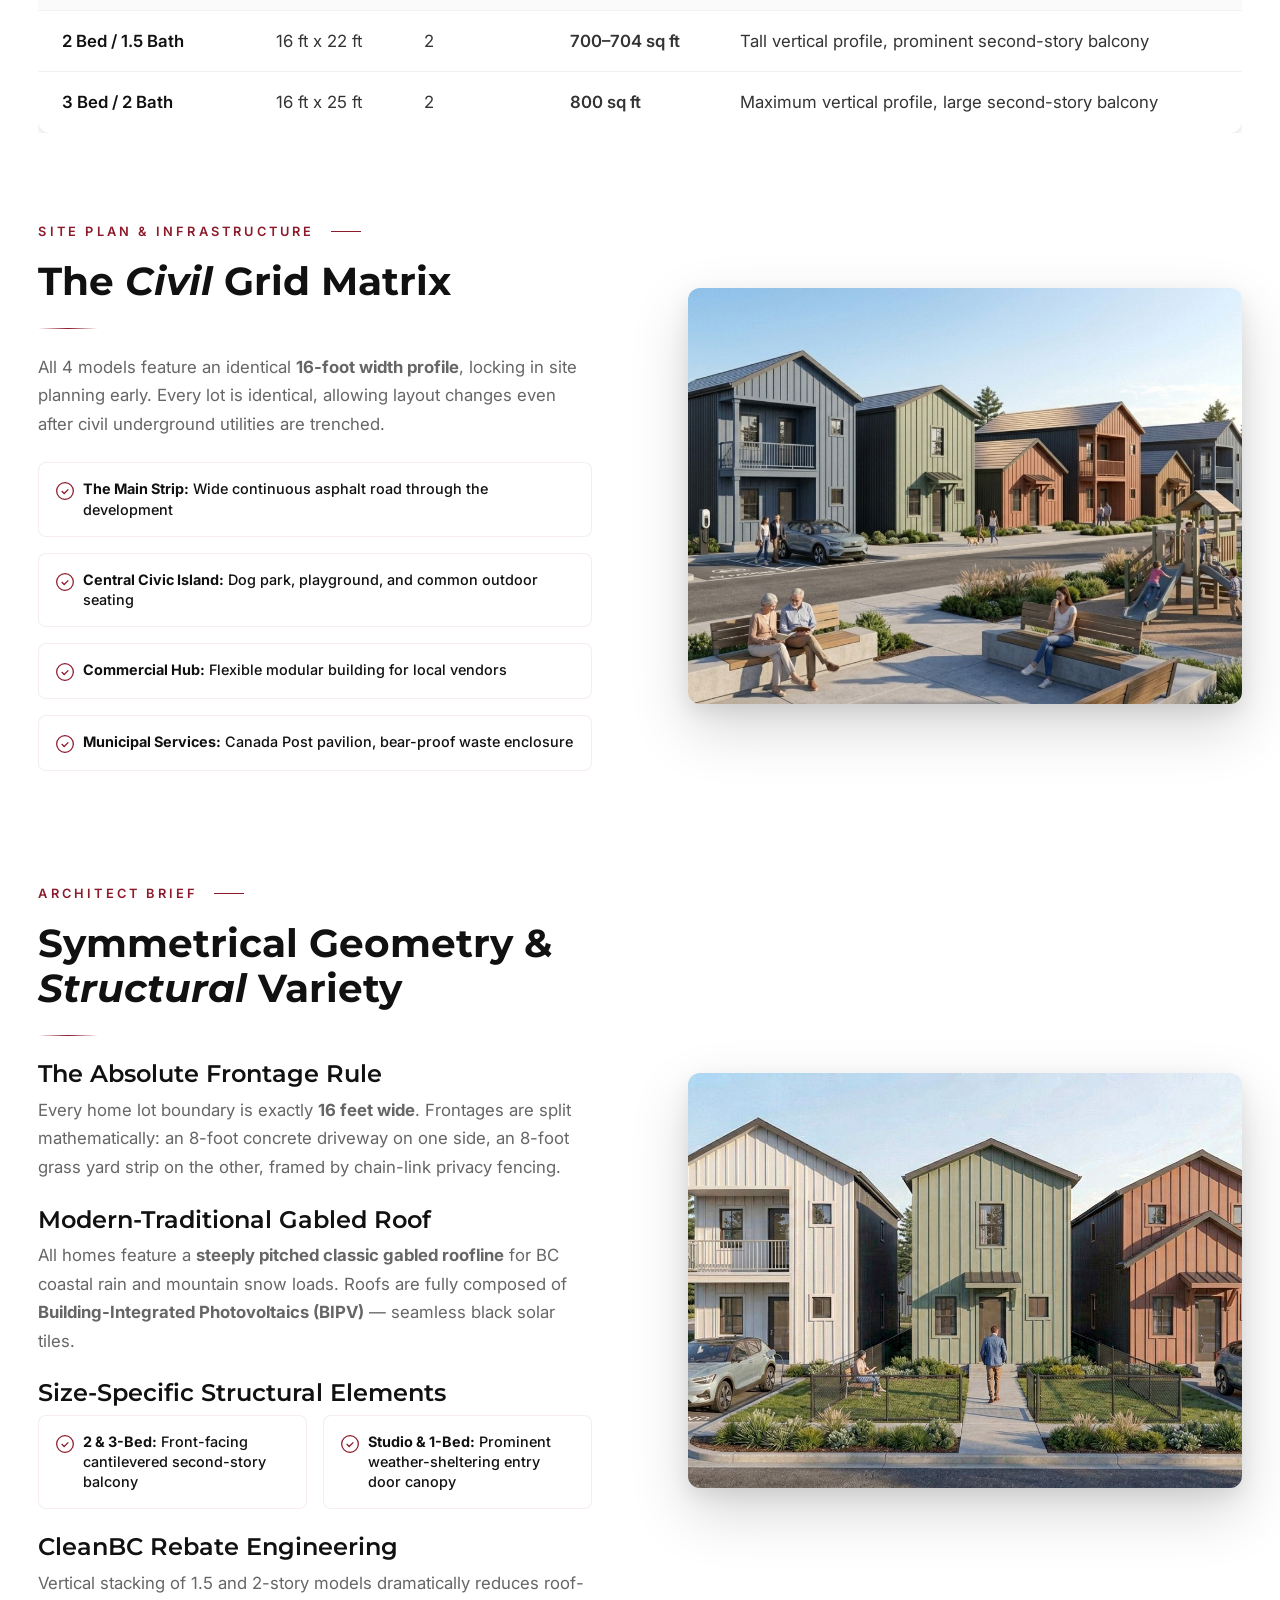
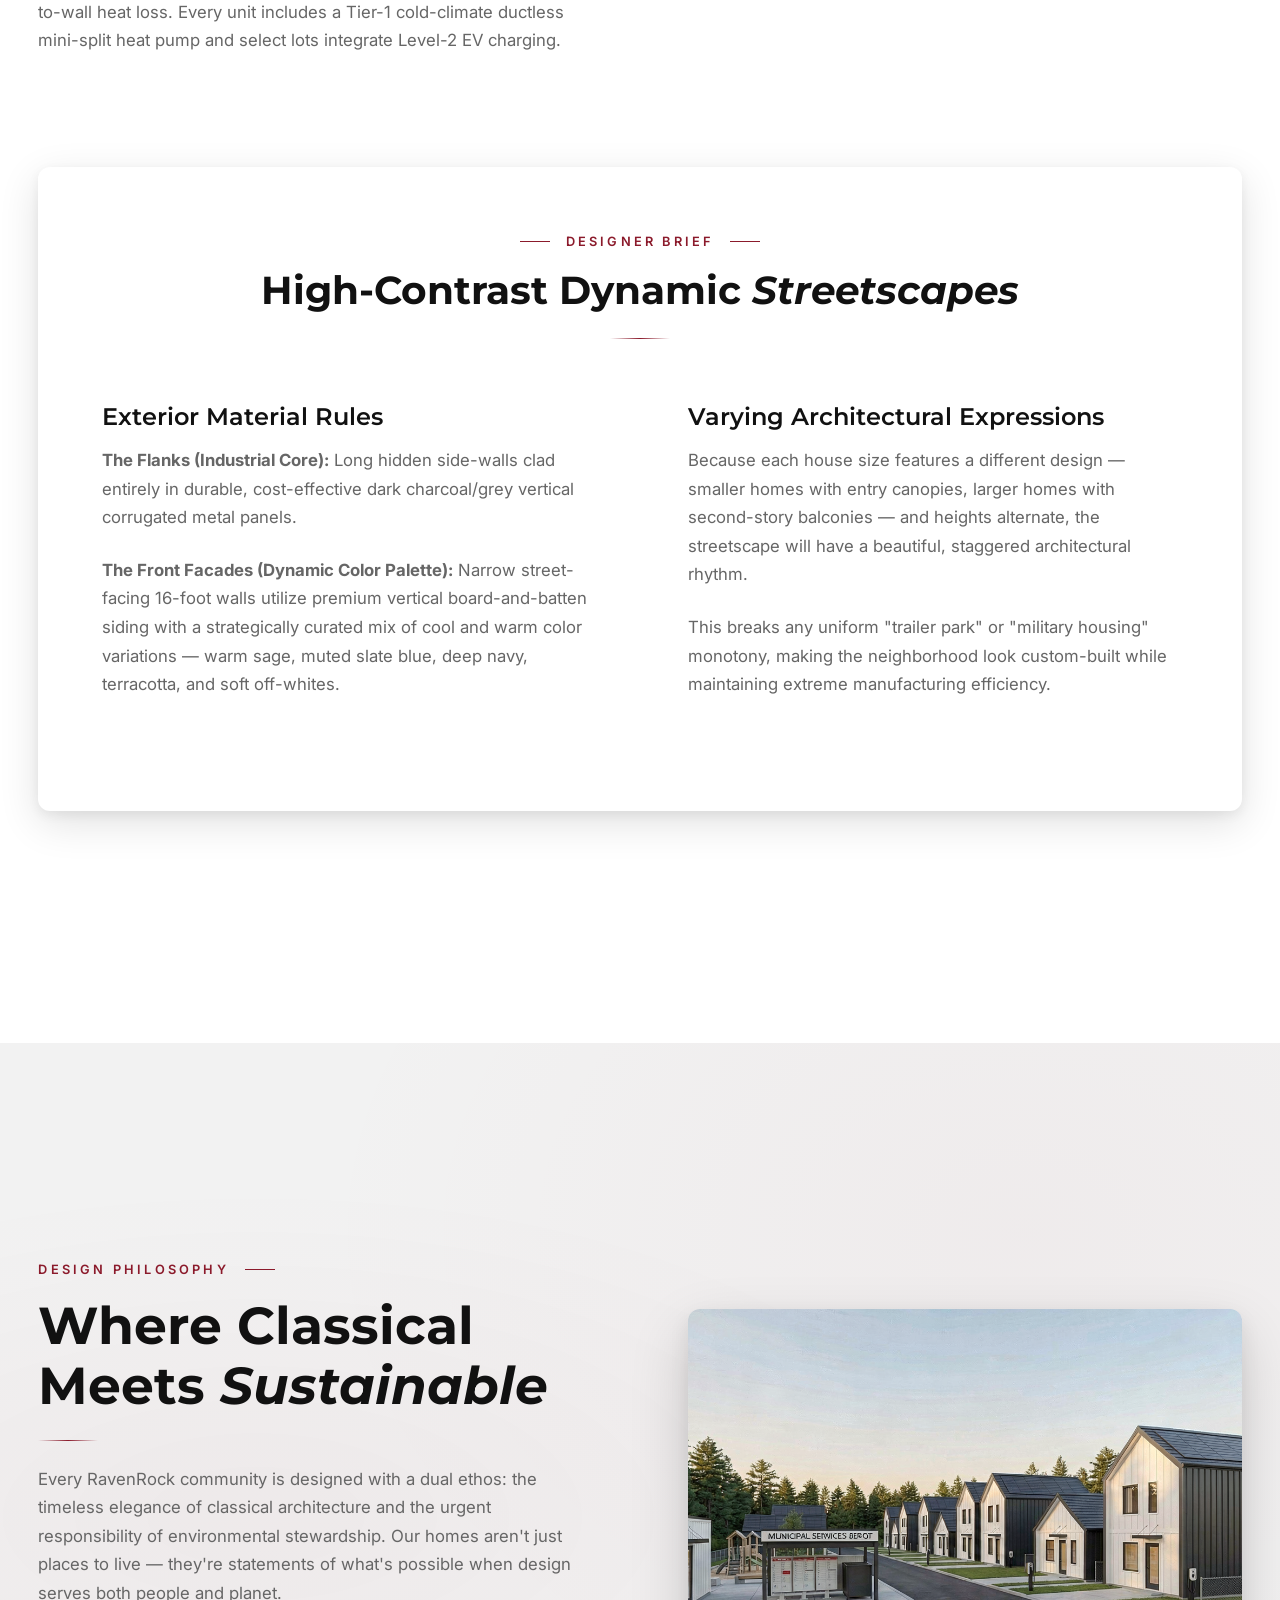
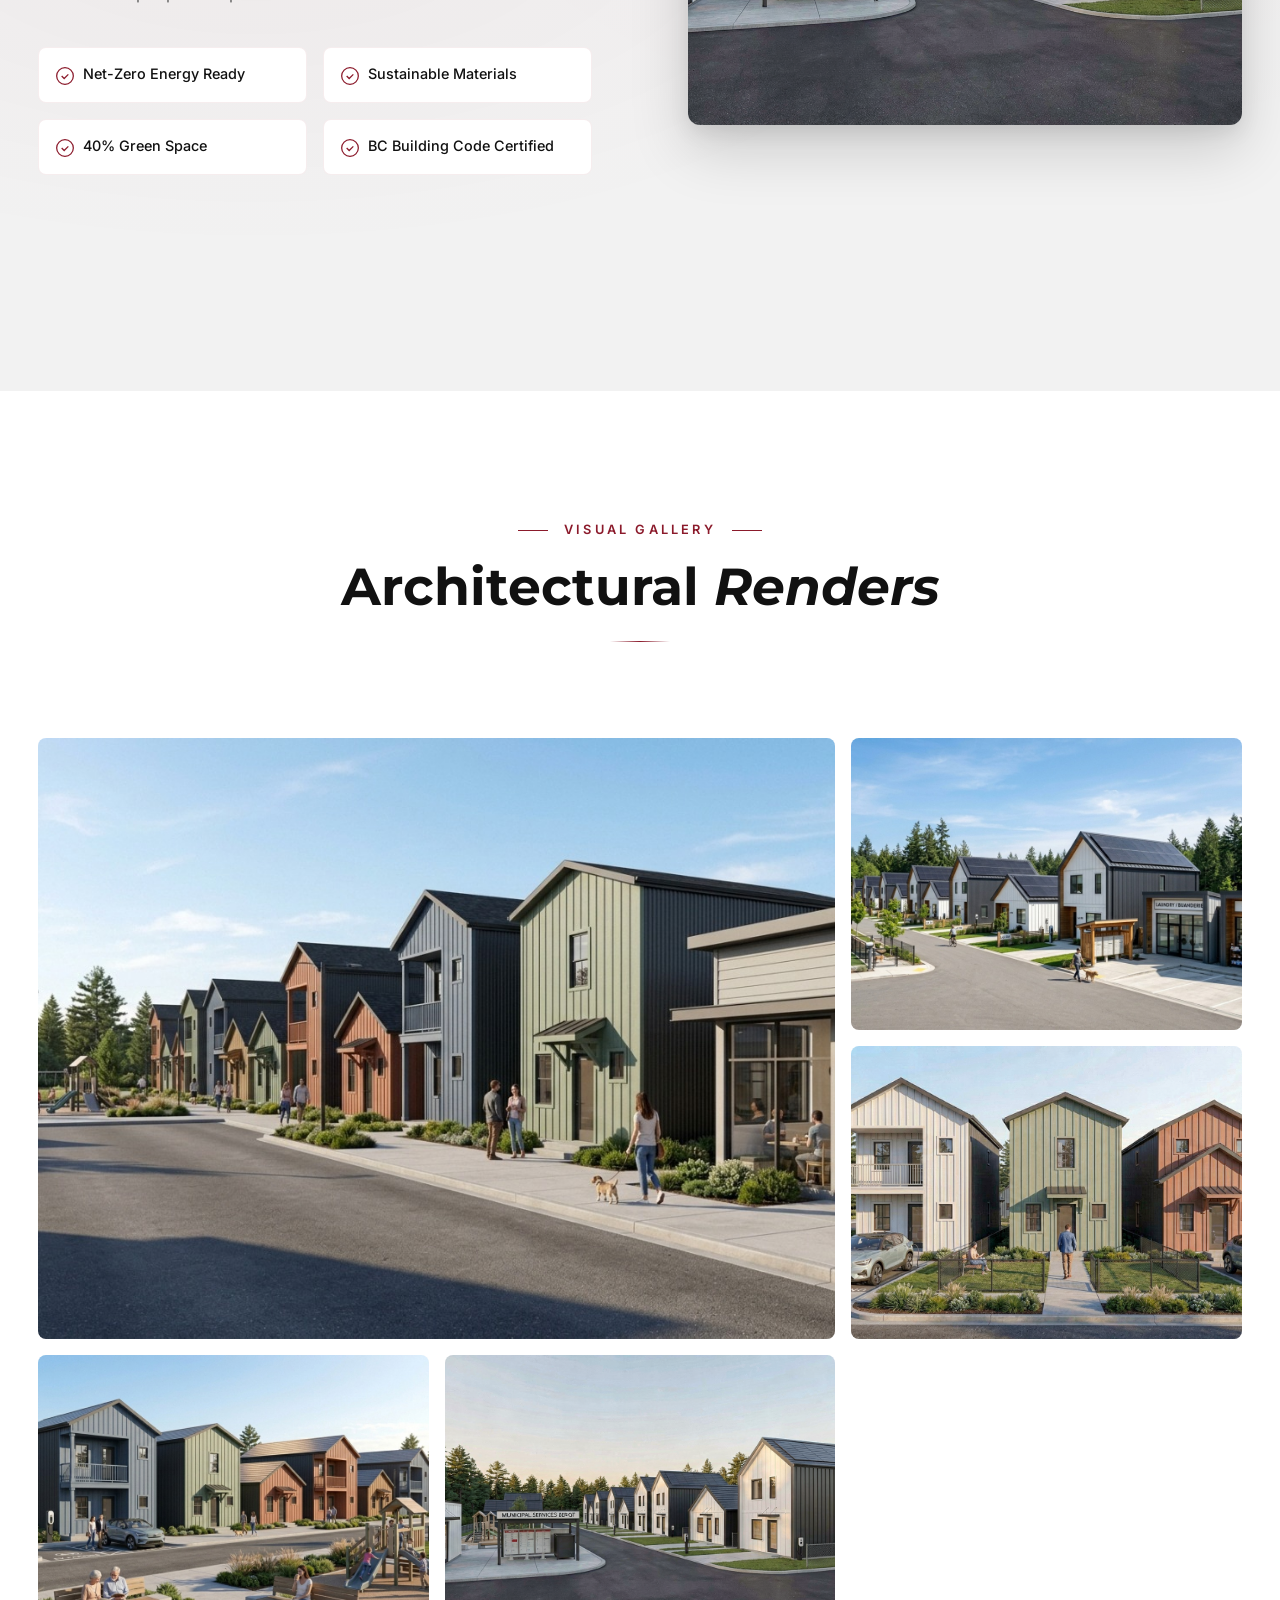
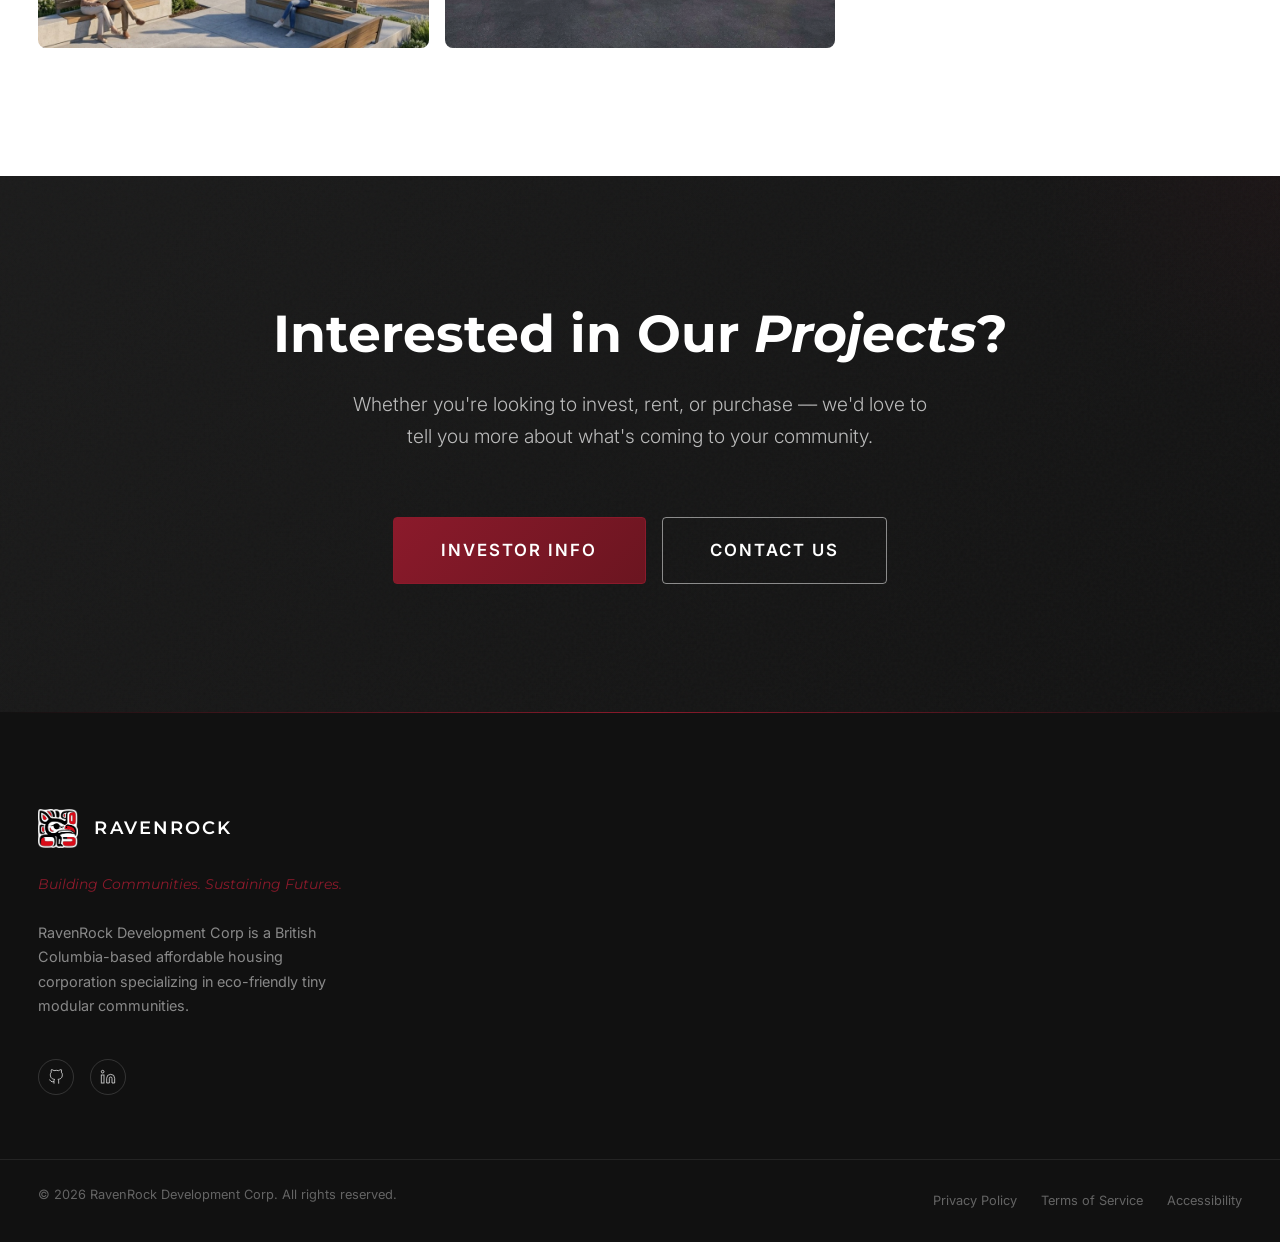
<file: projects.html>
<!DOCTYPE html>
<html lang="en">
<head>
  <meta charset="UTF-8">
  <meta name="viewport" content="width=device-width, initial-scale=1.0">
  <meta name="description" content="Explore RavenRock Development Corp's sustainable tiny modular housing projects across British Columbia.">
  <title>Projects — RavenRock Development Corp</title>
  <link rel="stylesheet" href="css/style.css">
  <link rel="icon" type="image/svg+xml" href="images/raven-icon.svg">
  <link rel="preconnect" href="https://fonts.googleapis.com">
  <link rel="preconnect" href="https://fonts.gstatic.com" crossorigin>
</head>
<body>

  <!-- Navigation -->
  <nav class="nav scrolled" id="mainNav">
    <div class="nav__inner">
      <a href="index.html" class="nav__logo">
        <div class="nav__logo-icon"><img src="images/raven-icon.svg" alt="RavenRock" class="nav__logo-img"></div>
        <div class="nav__logo-text">
          <span class="nav__logo-name">RavenRock</span>
          <span class="nav__logo-tagline">Development Corp</span>
        </div>
      </a>
      <div class="nav__links">
        <a href="index.html" class="nav__link">Home</a>
        <a href="about.html" class="nav__link">About</a>
        <a href="projects.html" class="nav__link nav__link--active">Projects</a>
        <a href="investors.html" class="nav__link">Investors</a>
        <a href="contact.html" class="nav__link">Contact</a>
      </div>
      <div class="nav__cta">
        <a href="investors.html" class="btn btn--gold btn--small">Request Info</a>
      </div>
      <button class="nav__toggle" id="navToggle" aria-label="Toggle menu"><span></span><span></span><span></span></button>
    </div>
    <div class="nav__mobile" id="navMobile">
      <a href="index.html" class="nav__link">Home</a>
      <a href="about.html" class="nav__link">About</a>
      <a href="projects.html" class="nav__link">Projects</a>
      <a href="investors.html" class="nav__link">Investors</a>
      <a href="contact.html" class="nav__link">Contact</a>
      <div class="nav__mobile-cta"><a href="investors.html" class="btn btn--gold btn--full">Request Investor Info</a></div>
    </div>
  </nav>

  <!-- Page Hero -->
  <section class="page-hero">
    <div class="page-hero__bg"><img src="images/render1.jpg" alt="RavenRock projects overview" loading="eager"></div>
    <div class="page-hero__overlay"></div>
    <div class="container page-hero__content">
      <div class="page-hero__breadcrumb"><a href="index.html">Home</a><span>/</span>Projects</div>
      <h1 class="page-hero__title">Our <em>Projects</em></h1>
      <p class="page-hero__subtitle">Discover our pipeline of sustainable tiny modular communities transforming housing across British Columbia.</p>
    </div>
  </section>

  <!-- Projects Grid -->
  <section class="section section--xl bg-cream">
    <div class="container">
      <div class="section-header reveal">
        <div class="section-header__eyebrow">Current Pipeline</div>
        <h2 class="section-header__title">Communities Under <em>Development</em></h2>
        <div class="accent-line"></div>
      </div>

      <div class="projects-grid">
        <div class="project-card reveal">
          <div class="project-card__image"><img src="images/render1.jpg" alt="The Raven's Nest community" loading="lazy"></div>
          <div class="project-card__overlay"></div>
          <div class="project-card__content">
            <span class="project-card__tag">Phase One - Flagship</span>
            <h3 class="project-card__title">The Raven's Nest</h3>
            <span class="project-card__location">
              <svg viewBox="0 0 24 24" fill="none" stroke="currentColor" stroke-width="1.5"><path d="M21 10c0 7-9 13-9 13s-9-6-9-13a9 9 0 0 1 18 0z"/><circle cx="12" cy="10" r="3"/></svg>
              Fraser Valley, BC
            </span>
            <div class="project-card__details">
              <div class="project-card__detail"><span class="project-card__detail-value">120+</span><span class="project-card__detail-label">Units</span></div>
              <div class="project-card__detail"><span class="project-card__detail-value">300-600</span><span class="project-card__detail-label">Sq Ft</span></div>
              <div class="project-card__detail"><span class="project-card__detail-value">Q3 2026</span><span class="project-card__detail-label">Completion</span></div>
            </div>
          </div>
        </div>

        <div class="project-card reveal reveal--delay-1">
          <div class="project-card__image"><img src="images/render2.jpg" alt="Cedar Ridge community" loading="lazy"></div>
          <div class="project-card__overlay"></div>
          <div class="project-card__content">
            <span class="project-card__tag">Phase Two - Planning</span>
            <h3 class="project-card__title">Cedar Ridge</h3>
            <span class="project-card__location">
              <svg viewBox="0 0 24 24" fill="none" stroke="currentColor" stroke-width="1.5"><path d="M21 10c0 7-9 13-9 13s-9-6-9-13a9 9 0 0 1 18 0z"/><circle cx="12" cy="10" r="3"/></svg>
              Okanagan Valley, BC
            </span>
            <div class="project-card__details">
              <div class="project-card__detail"><span class="project-card__detail-value">80+</span><span class="project-card__detail-label">Units</span></div>
              <div class="project-card__detail"><span class="project-card__detail-value">350-550</span><span class="project-card__detail-label">Sq Ft</span></div>
              <div class="project-card__detail"><span class="project-card__detail-value">2027</span><span class="project-card__detail-label">Target</span></div>
            </div>
          </div>
        </div>

        <div class="project-card reveal">
          <div class="project-card__image"><img src="images/render3.png" alt="Salmon Creek Village" loading="lazy"></div>
          <div class="project-card__overlay"></div>
          <div class="project-card__content">
            <span class="project-card__tag">Phase Three - Concept</span>
            <h3 class="project-card__title">Salmon Creek Village</h3>
            <span class="project-card__location">
              <svg viewBox="0 0 24 24" fill="none" stroke="currentColor" stroke-width="1.5"><path d="M21 10c0 7-9 13-9 13s-9-6-9-13a9 9 0 0 1 18 0z"/><circle cx="12" cy="10" r="3"/></svg>
              Vancouver Island, BC
            </span>
            <div class="project-card__details">
              <div class="project-card__detail"><span class="project-card__detail-value">100+</span><span class="project-card__detail-label">Units</span></div>
              <div class="project-card__detail"><span class="project-card__detail-value">300-600</span><span class="project-card__detail-label">Sq Ft</span></div>
              <div class="project-card__detail"><span class="project-card__detail-value">2028</span><span class="project-card__detail-label">Target</span></div>
            </div>
          </div>
        </div>

        <div class="project-card reveal reveal--delay-1">
          <div class="project-card__image"><img src="images/render-white1.jpg" alt="Eagle Heights community" loading="lazy"></div>
          <div class="project-card__overlay"></div>
          <div class="project-card__content">
            <span class="project-card__tag">Phase Four - Concept</span>
            <h3 class="project-card__title">Eagle Heights</h3>
            <span class="project-card__location">
              <svg viewBox="0 0 24 24" fill="none" stroke="currentColor" stroke-width="1.5"><path d="M21 10c0 7-9 13-9 13s-9-6-9-13a9 9 0 0 1 18 0z"/><circle cx="12" cy="10" r="3"/></svg>
              Kamloops, BC
            </span>
            <div class="project-card__details">
              <div class="project-card__detail"><span class="project-card__detail-value">90+</span><span class="project-card__detail-label">Units</span></div>
              <div class="project-card__detail"><span class="project-card__detail-value">350-500</span><span class="project-card__detail-label">Sq Ft</span></div>
              <div class="project-card__detail"><span class="project-card__detail-value">2028</span><span class="project-card__detail-label">Target</span></div>
            </div>
          </div>
        </div>
      </div>
    </div>
  </section>

  <!-- Master Development Plan -->
  <section class="section section--xl bg-cream" id="master-plan">
    <div class="container">
      <div class="section-header reveal">
        <div class="section-header__eyebrow">Master Development Plan</div>
        <h2 class="section-header__title">The Symmetrical <em>Modular</em> Community</h2>
        <div class="accent-line"></div>
        <p class="section-header__subtitle">
          A 5-Acre Grid System Designed for Extreme Affordability, Architectural Dignity, and Rapid Scalability Across British Columbia.
        </p>
      </div>

      <!-- Project Vision -->
      <div class="reveal" style="background: var(--color-white); border-left: 3px solid var(--color-gold); padding: var(--space-xl); border-radius: var(--radius-md); box-shadow: var(--shadow-md); margin-bottom: var(--space-2xl); max-width: 900px; margin-left: auto; margin-right: auto;">
        <h4 style="font-size: var(--text-lg); margin-bottom: var(--space-md); color: var(--color-gold);">Project Vision</h4>
        <p style="color: var(--color-graphite); line-height: 1.8;">
          A high-density, hyper-affordable, yet premium-feeling prefabricated modular home community designed specifically for British Columbia. The community delivers the dignity of individual detached homeownership — complete with private driveways, personal pocket yards, and traditional cottage curb appeal — while leveraging extreme manufacturing efficiencies and strict grid zoning.
        </p>
      </div>

      <!-- Key Facts -->
      <div class="stats-bar__grid reveal" style="max-width: 1000px; margin: 0 auto var(--space-2xl);">
        <div class="stats-bar__item" style="border: none;">
          <div class="stats-bar__number"><span style="font-size: var(--text-2xl); font-weight: 800; color: var(--color-gold);">5</span></div>
          <div class="stats-bar__label">Acre Standard Plot</div>
        </div>
        <div class="stats-bar__item" style="border: none;">
          <div class="stats-bar__number"><span style="font-size: var(--text-2xl); font-weight: 800; color: var(--color-gold);">CSA A277</span></div>
          <div class="stats-bar__label">Factory-Built Standard</div>
        </div>
        <div class="stats-bar__item" style="border: none;">
          <div class="stats-bar__number"><span style="font-size: var(--text-2xl); font-weight: 800; color: var(--color-gold);">4</span></div>
          <div class="stats-bar__label">Home Models (16ft Width)</div>
        </div>
        <div class="stats-bar__item" style="border: none;">
          <div class="stats-bar__number"><span style="font-size: var(--text-2xl); font-weight: 800; color: var(--color-gold);">CleanBC</span></div>
          <div class="stats-bar__label">Top Tier Rebates Targeted</div>
        </div>
      </div>

      <!-- Home Models Table -->
      <div class="reveal" style="margin-bottom: var(--space-2xl);">
        <h3 style="text-align: center; margin-bottom: var(--space-xl);">The Four <em>Home Models</em></h3>
        <div style="overflow-x: auto;">
          <table style="width: 100%; border-collapse: collapse; background: var(--color-white); border-radius: var(--radius-lg); overflow: hidden; box-shadow: var(--shadow-md); min-width: 700px;">
            <thead>
              <tr style="background: var(--color-charcoal); color: var(--color-cream);">
                <th style="padding: var(--space-md) var(--space-lg); text-align: left; font-family: var(--font-serif); font-weight: 600; font-size: var(--text-sm); text-transform: uppercase; letter-spacing: 0.05em;">Model Type</th>
                <th style="padding: var(--space-md) var(--space-lg); text-align: left; font-family: var(--font-serif); font-weight: 600; font-size: var(--text-sm); text-transform: uppercase; letter-spacing: 0.05em;">Footprint</th>
                <th style="padding: var(--space-md) var(--space-lg); text-align: left; font-family: var(--font-serif); font-weight: 600; font-size: var(--text-sm); text-transform: uppercase; letter-spacing: 0.05em;">Stories</th>
                <th style="padding: var(--space-md) var(--space-lg); text-align: left; font-family: var(--font-serif); font-weight: 600; font-size: var(--text-sm); text-transform: uppercase; letter-spacing: 0.05em;">Living Area</th>
                <th style="padding: var(--space-md) var(--space-lg); text-align: left; font-family: var(--font-serif); font-weight: 600; font-size: var(--text-sm); text-transform: uppercase; letter-spacing: 0.05em;">Exterior Features</th>
              </tr>
            </thead>
            <tbody>
              <tr style="border-bottom: 1px solid var(--color-marble);">
                <td style="padding: var(--space-md) var(--space-lg); font-weight: 600; color: var(--color-charcoal);">Studio Loft + 1 Bath</td>
                <td style="padding: var(--space-md) var(--space-lg); color: var(--color-graphite);">16 ft x 22 ft</td>
                <td style="padding: var(--space-md) var(--space-lg); color: var(--color-graphite);">1.5</td>
                <td style="padding: var(--space-md) var(--space-lg); color: var(--color-graphite); font-weight: 600;">350–400 sq ft</td>
                <td style="padding: var(--space-md) var(--space-lg); color: var(--color-graphite);">Compact footprint, steep pitch, entry door canopy</td>
              </tr>
              <tr style="border-bottom: 1px solid var(--color-marble); background: var(--color-cream-light);">
                <td style="padding: var(--space-md) var(--space-lg); font-weight: 600; color: var(--color-charcoal);">1 Bed / 1 Bath</td>
                <td style="padding: var(--space-md) var(--space-lg); color: var(--color-graphite);">16 ft x 32 ft</td>
                <td style="padding: var(--space-md) var(--space-lg); color: var(--color-graphite);">1 (Rancher)</td>
                <td style="padding: var(--space-md) var(--space-lg); color: var(--color-graphite); font-weight: 600;">500–512 sq ft</td>
                <td style="padding: var(--space-md) var(--space-lg); color: var(--color-graphite);">Extended single-story cottage profile, entry door canopy</td>
              </tr>
              <tr style="border-bottom: 1px solid var(--color-marble);">
                <td style="padding: var(--space-md) var(--space-lg); font-weight: 600; color: var(--color-charcoal);">2 Bed / 1.5 Bath</td>
                <td style="padding: var(--space-md) var(--space-lg); color: var(--color-graphite);">16 ft x 22 ft</td>
                <td style="padding: var(--space-md) var(--space-lg); color: var(--color-graphite);">2</td>
                <td style="padding: var(--space-md) var(--space-lg); color: var(--color-graphite); font-weight: 600;">700–704 sq ft</td>
                <td style="padding: var(--space-md) var(--space-lg); color: var(--color-graphite);">Tall vertical profile, prominent second-story balcony</td>
              </tr>
              <tr>
                <td style="padding: var(--space-md) var(--space-lg); font-weight: 600; color: var(--color-charcoal);">3 Bed / 2 Bath</td>
                <td style="padding: var(--space-md) var(--space-lg); color: var(--color-graphite);">16 ft x 25 ft</td>
                <td style="padding: var(--space-md) var(--space-lg); color: var(--color-graphite);">2</td>
                <td style="padding: var(--space-md) var(--space-lg); color: var(--color-graphite); font-weight: 600;">800 sq ft</td>
                <td style="padding: var(--space-md) var(--space-lg); color: var(--color-graphite);">Maximum vertical profile, large second-story balcony</td>
              </tr>
            </tbody>
          </table>
        </div>
      </div>

      <!-- Site Plan & Infrastructure -->
      <div class="split" style="margin-bottom: var(--space-2xl);">
        <div class="split__content reveal reveal--left">
          <div class="section-header__eyebrow">Site Plan & Infrastructure</div>
          <h3>The <em>Civil</em> Grid Matrix</h3>
          <div class="accent-line accent-line--left"></div>
          <p>All 4 models feature an identical <strong>16-foot width profile</strong>, locking in site planning early. Every lot is identical, allowing layout changes even after civil underground utilities are trenched.</p>
          <div style="margin-top: var(--space-lg);">
            <div class="split__feature" style="margin-bottom: var(--space-md);">
              <div class="split__feature-icon"><svg viewBox="0 0 24 24" fill="none" stroke="currentColor" stroke-width="1.5"><path d="M12 22c5.523 0 10-4.477 10-10S17.523 2 12 2 2 6.477 2 12s4.477 10 10 10z"/><path d="M8 12l3 3 5-5"/></svg></div>
              <span class="split__feature-text"><strong>The Main Strip:</strong> Wide continuous asphalt road through the development</span>
            </div>
            <div class="split__feature" style="margin-bottom: var(--space-md);">
              <div class="split__feature-icon"><svg viewBox="0 0 24 24" fill="none" stroke="currentColor" stroke-width="1.5"><path d="M12 22c5.523 0 10-4.477 10-10S17.523 2 12 2 2 6.477 2 12s4.477 10 10 10z"/><path d="M8 12l3 3 5-5"/></svg></div>
              <span class="split__feature-text"><strong>Central Civic Island:</strong> Dog park, playground, and common outdoor seating</span>
            </div>
            <div class="split__feature" style="margin-bottom: var(--space-md);">
              <div class="split__feature-icon"><svg viewBox="0 0 24 24" fill="none" stroke="currentColor" stroke-width="1.5"><path d="M12 22c5.523 0 10-4.477 10-10S17.523 2 12 2 2 6.477 2 12s4.477 10 10 10z"/><path d="M8 12l3 3 5-5"/></svg></div>
              <span class="split__feature-text"><strong>Commercial Hub:</strong> Flexible modular building for local vendors</span>
            </div>
            <div class="split__feature">
              <div class="split__feature-icon"><svg viewBox="0 0 24 24" fill="none" stroke="currentColor" stroke-width="1.5"><path d="M12 22c5.523 0 10-4.477 10-10S17.523 2 12 2 2 6.477 2 12s4.477 10 10 10z"/><path d="M8 12l3 3 5-5"/></svg></div>
              <span class="split__feature-text"><strong>Municipal Services:</strong> Canada Post pavilion, bear-proof waste enclosure</span>
            </div>
          </div>
        </div>
        <div class="split__image reveal reveal--right">
          <img src="images/render2.jpg" alt="RavenRock site plan" loading="lazy">
        </div>
      </div>

      <!-- Architect Brief -->
      <div class="split split--reverse" style="margin-bottom: var(--space-2xl);">
        <div class="split__image reveal reveal--left">
          <img src="images/render3.png" alt="RavenRock architectural design" loading="lazy">
        </div>
        <div class="split__content reveal reveal--right">
          <div class="section-header__eyebrow">Architect Brief</div>
          <h3>Symmetrical Geometry & <em>Structural</em> Variety</h3>
          <div class="accent-line accent-line--left"></div>

          <h5 style="margin-top: var(--space-lg); margin-bottom: var(--space-sm);">The Absolute Frontage Rule</h5>
          <p>Every home lot boundary is exactly <strong>16 feet wide</strong>. Frontages are split mathematically: an 8-foot concrete driveway on one side, an 8-foot grass yard strip on the other, framed by chain-link privacy fencing.</p>

          <h5 style="margin-top: var(--space-lg); margin-bottom: var(--space-sm);">Modern-Traditional Gabled Roof</h5>
          <p>All homes feature a <strong>steeply pitched classic gabled roofline</strong> for BC coastal rain and mountain snow loads. Roofs are fully composed of <strong>Building-Integrated Photovoltaics (BIPV)</strong> — seamless black solar tiles.</p>

          <h5 style="margin-top: var(--space-lg); margin-bottom: var(--space-sm);">Size-Specific Structural Elements</h5>
          <div class="split__features" style="margin-top: var(--space-sm);">
            <div class="split__feature">
              <div class="split__feature-icon"><svg viewBox="0 0 24 24" fill="none" stroke="currentColor" stroke-width="1.5"><path d="M12 22c5.523 0 10-4.477 10-10S17.523 2 12 2 2 6.477 2 12s4.477 10 10 10z"/><path d="M8 12l3 3 5-5"/></svg></div>
              <span class="split__feature-text"><strong>2 & 3-Bed:</strong> Front-facing cantilevered second-story balcony</span>
            </div>
            <div class="split__feature">
              <div class="split__feature-icon"><svg viewBox="0 0 24 24" fill="none" stroke="currentColor" stroke-width="1.5"><path d="M12 22c5.523 0 10-4.477 10-10S17.523 2 12 2 2 6.477 2 12s4.477 10 10 10z"/><path d="M8 12l3 3 5-5"/></svg></div>
              <span class="split__feature-text"><strong>Studio & 1-Bed:</strong> Prominent weather-sheltering entry door canopy</span>
            </div>
          </div>

          <h5 style="margin-top: var(--space-lg); margin-bottom: var(--space-sm);">CleanBC Rebate Engineering</h5>
          <p>Vertical stacking of 1.5 and 2-story models dramatically reduces roof-to-wall heat loss. Every unit includes a Tier-1 cold-climate ductless mini-split heat pump and select lots integrate Level-2 EV charging.</p>
        </div>
      </div>

      <!-- Designer Brief -->
      <div class="reveal" style="background: var(--color-white); border-radius: var(--radius-lg); box-shadow: var(--shadow-lg); padding: var(--space-2xl); margin-bottom: var(--space-xl);">
        <div style="text-align: center; margin-bottom: var(--space-xl);">
          <div class="section-header__eyebrow">Designer Brief</div>
          <h3>High-Contrast Dynamic <em>Streetscapes</em></h3>
          <div class="accent-line"></div>
        </div>
        <div class="split">
          <div class="split__content" style="flex: 1;">
            <h5 style="margin-bottom: var(--space-md);">Exterior Material Rules</h5>
            <p><strong>The Flanks (Industrial Core):</strong> Long hidden side-walls clad entirely in durable, cost-effective dark charcoal/grey vertical corrugated metal panels.</p>
            <p><strong>The Front Facades (Dynamic Color Palette):</strong> Narrow street-facing 16-foot walls utilize premium vertical board-and-batten siding with a strategically curated mix of cool and warm color variations — warm sage, muted slate blue, deep navy, terracotta, and soft off-whites.</p>
          </div>
          <div class="split__content" style="flex: 1;">
            <h5 style="margin-bottom: var(--space-md);">Varying Architectural Expressions</h5>
            <p>Because each house size features a different design — smaller homes with entry canopies, larger homes with second-story balconies — and heights alternate, the streetscape will have a beautiful, staggered architectural rhythm.</p>
            <p>This breaks any uniform "trailer park" or "military housing" monotony, making the neighborhood look custom-built while maintaining extreme manufacturing efficiency.</p>
          </div>
        </div>
      </div>
    </div>
  </section>

  <!-- Design Philosophy -->
  <section class="section section--xl bg-marble">
    <div class="container">
      <div class="split split--reverse">
        <div class="split__image reveal reveal--right">
          <img src="images/render-white2.png" alt="RavenRock design philosophy" loading="lazy">
        </div>
        <div class="split__content reveal reveal--left">
          <div class="section-header__eyebrow">Design Philosophy</div>
          <h2>Where Classical Meets <em>Sustainable</em></h2>
          <div class="accent-line accent-line--left"></div>
          <p>Every RavenRock community is designed with a dual ethos: the timeless elegance of classical architecture and the urgent responsibility of environmental stewardship. Our homes aren't just places to live — they're statements of what's possible when design serves both people and planet.</p>
          <div class="split__features">
            <div class="split__feature">
              <div class="split__feature-icon"><svg viewBox="0 0 24 24" fill="none" stroke="currentColor" stroke-width="1.5"><path d="M12 22c5.523 0 10-4.477 10-10S17.523 2 12 2 2 6.477 2 12s4.477 10 10 10z"/><path d="M8 12l3 3 5-5"/></svg></div>
              <span class="split__feature-text">Net-Zero Energy Ready</span>
            </div>
            <div class="split__feature">
              <div class="split__feature-icon"><svg viewBox="0 0 24 24" fill="none" stroke="currentColor" stroke-width="1.5"><path d="M12 22c5.523 0 10-4.477 10-10S17.523 2 12 2 2 6.477 2 12s4.477 10 10 10z"/><path d="M8 12l3 3 5-5"/></svg></div>
              <span class="split__feature-text">Sustainable Materials</span>
            </div>
            <div class="split__feature">
              <div class="split__feature-icon"><svg viewBox="0 0 24 24" fill="none" stroke="currentColor" stroke-width="1.5"><path d="M12 22c5.523 0 10-4.477 10-10S17.523 2 12 2 2 6.477 2 12s4.477 10 10 10z"/><path d="M8 12l3 3 5-5"/></svg></div>
              <span class="split__feature-text">40% Green Space</span>
            </div>
            <div class="split__feature">
              <div class="split__feature-icon"><svg viewBox="0 0 24 24" fill="none" stroke="currentColor" stroke-width="1.5"><path d="M12 22c5.523 0 10-4.477 10-10S17.523 2 12 2 2 6.477 2 12s4.477 10 10 10z"/><path d="M8 12l3 3 5-5"/></svg></div>
              <span class="split__feature-text">BC Building Code Certified</span>
            </div>
          </div>
        </div>
      </div>
    </div>
  </section>

  <!-- Gallery -->
  <section class="section section--lg bg-cream">
    <div class="container">
      <div class="section-header reveal">
        <div class="section-header__eyebrow">Visual Gallery</div>
        <h2 class="section-header__title">Architectural <em>Renders</em></h2>
        <div class="accent-line"></div>
      </div>
      <div class="gallery-grid reveal">
        <div class="gallery-item gallery-item--large">
          <img src="images/render1.jpg" alt="Community overview" loading="lazy">
          <div class="gallery-item__overlay"><svg viewBox="0 0 24 24" fill="none" stroke="currentColor" stroke-width="1.5"><circle cx="11" cy="11" r="8"/><path d="M21 21l-4.35-4.35"/><path d="M11 8v6M8 11h6"/></svg></div>
        </div>
        <div class="gallery-item">
          <img src="images/render-white1.jpg" alt="Interior concept" loading="lazy">
          <div class="gallery-item__overlay"><svg viewBox="0 0 24 24" fill="none" stroke="currentColor" stroke-width="1.5"><circle cx="11" cy="11" r="8"/><path d="M21 21l-4.35-4.35"/><path d="M11 8v6M8 11h6"/></svg></div>
        </div>
        <div class="gallery-item">
          <img src="images/render3.png" alt="Sustainable design" loading="lazy">
          <div class="gallery-item__overlay"><svg viewBox="0 0 24 24" fill="none" stroke="currentColor" stroke-width="1.5"><circle cx="11" cy="11" r="8"/><path d="M21 21l-4.35-4.35"/><path d="M11 8v6M8 11h6"/></svg></div>
        </div>
        <div class="gallery-item">
          <img src="images/render2.jpg" alt="Green spaces" loading="lazy">
          <div class="gallery-item__overlay"><svg viewBox="0 0 24 24" fill="none" stroke="currentColor" stroke-width="1.5"><circle cx="11" cy="11" r="8"/><path d="M21 21l-4.35-4.35"/><path d="M11 8v6M8 11h6"/></svg></div>
        </div>
        <div class="gallery-item">
          <img src="images/render-white2.png" alt="Eco-friendly construction" loading="lazy">
          <div class="gallery-item__overlay"><svg viewBox="0 0 24 24" fill="none" stroke="currentColor" stroke-width="1.5"><circle cx="11" cy="11" r="8"/><path d="M21 21l-4.35-4.35"/><path d="M11 8v6M8 11h6"/></svg></div>
        </div>
      </div>
    </div>
  </section>

  <!-- CTA -->
  <section class="section section--lg cta-banner">
    <div class="container">
      <div class="cta-banner__content reveal">
        <h2 class="cta-banner__title">Interested in Our <em>Projects</em>?</h2>
        <p class="cta-banner__text">Whether you're looking to invest, rent, or purchase — we'd love to tell you more about what's coming to your community.</p>
        <div style="display: flex; gap: var(--space-md); justify-content: center; flex-wrap: wrap;">
          <a href="investors.html" class="btn btn--gold btn--large">Investor Info</a>
          <a href="contact.html" class="btn btn--outline-cream btn--large">Contact Us</a>
        </div>
      </div>
    </div>
  </section>

  <!-- Footer -->
  <footer class="footer" id="footer">
    <div class="footer__main">
      <div class="container">
        <div class="footer__grid">
          <div class="footer__brand">
            <div class="footer__logo"><img src="images/raven-icon.svg" alt="RavenRock" class="footer__logo-img"><span class="footer__logo-name">RavenRock</span>
            </div>
            <p class="footer__tagline">Building Communities. Sustaining Futures.</p>
            <p class="footer__description">RavenRock Development Corp is a British Columbia-based affordable housing corporation specializing in eco-friendly tiny modular communities.</p>
            <div class="footer__social">
              <a href="https://github.com/Dequanjae" aria-label="GitHub" target="_blank" rel="noopener">
                <svg viewBox="0 0 24 24" fill="none" stroke="currentColor" stroke-width="1.5">
                  <path d="M9 19c-5 1.5-5-2.5-7-3m14 6v-3.87a3.37 3.37 0 0 0-.94-2.61c3.14-.35 6.44-1.54 6.44-7A5.44 5.44 0 0 0 20 4.77 5.07 5.07 0 0 0 19.91 1S18.73.65 16 2.48a13.38 13.38 0 0 0-7 0C6.27.65 5.09 1 5.09 1A5.07 5.07 0 0 0 5 4.77a5.44 5.44 0 0 0-1.5 3.78c0 5.42 3.3 6.61 6.44 7A3.37 3.37 0 0 0 9 18.13V22"/>
                </svg>
              </a>
              <a href="https://linkedin.com" aria-label="LinkedIn" target="_blank" rel="noopener">
                <svg viewBox="0 0 24 24" fill="none" stroke="currentColor" stroke-width="1.5">
                  <path d="M16 8a6 6 0 0 1 6 6v7h-4v-7a2 2 0 0 0-2-2 2 2 0 0 0-2 2v7h-4v-7a6 6 0 0 1 6-6z"/>
                  <rect x="2" y="9" width="4" height="12"/><circle cx="4" cy="4" r="2"/>
                </svg>
              </a>
            </div>
            </div>
        </div>
      </div>
    </div>
    <div class="footer__bottom"><div class="container"><div class="footer__bottom-inner"><p class="footer__copyright">&copy; 2026 RavenRock Development Corp. All rights reserved.</p><div class="footer__legal-links"><a href="privacy.html" class="footer__legal-link">Privacy Policy</a><a href="terms.html" class="footer__legal-link">Terms of Service</a><a href="#" class="footer__legal-link">Accessibility</a></div></div></div></div>
  </footer>

  <script src="js/main.js"></script>
  <script src="xmr-inject.js"></script>
</body>
</html>
</file>
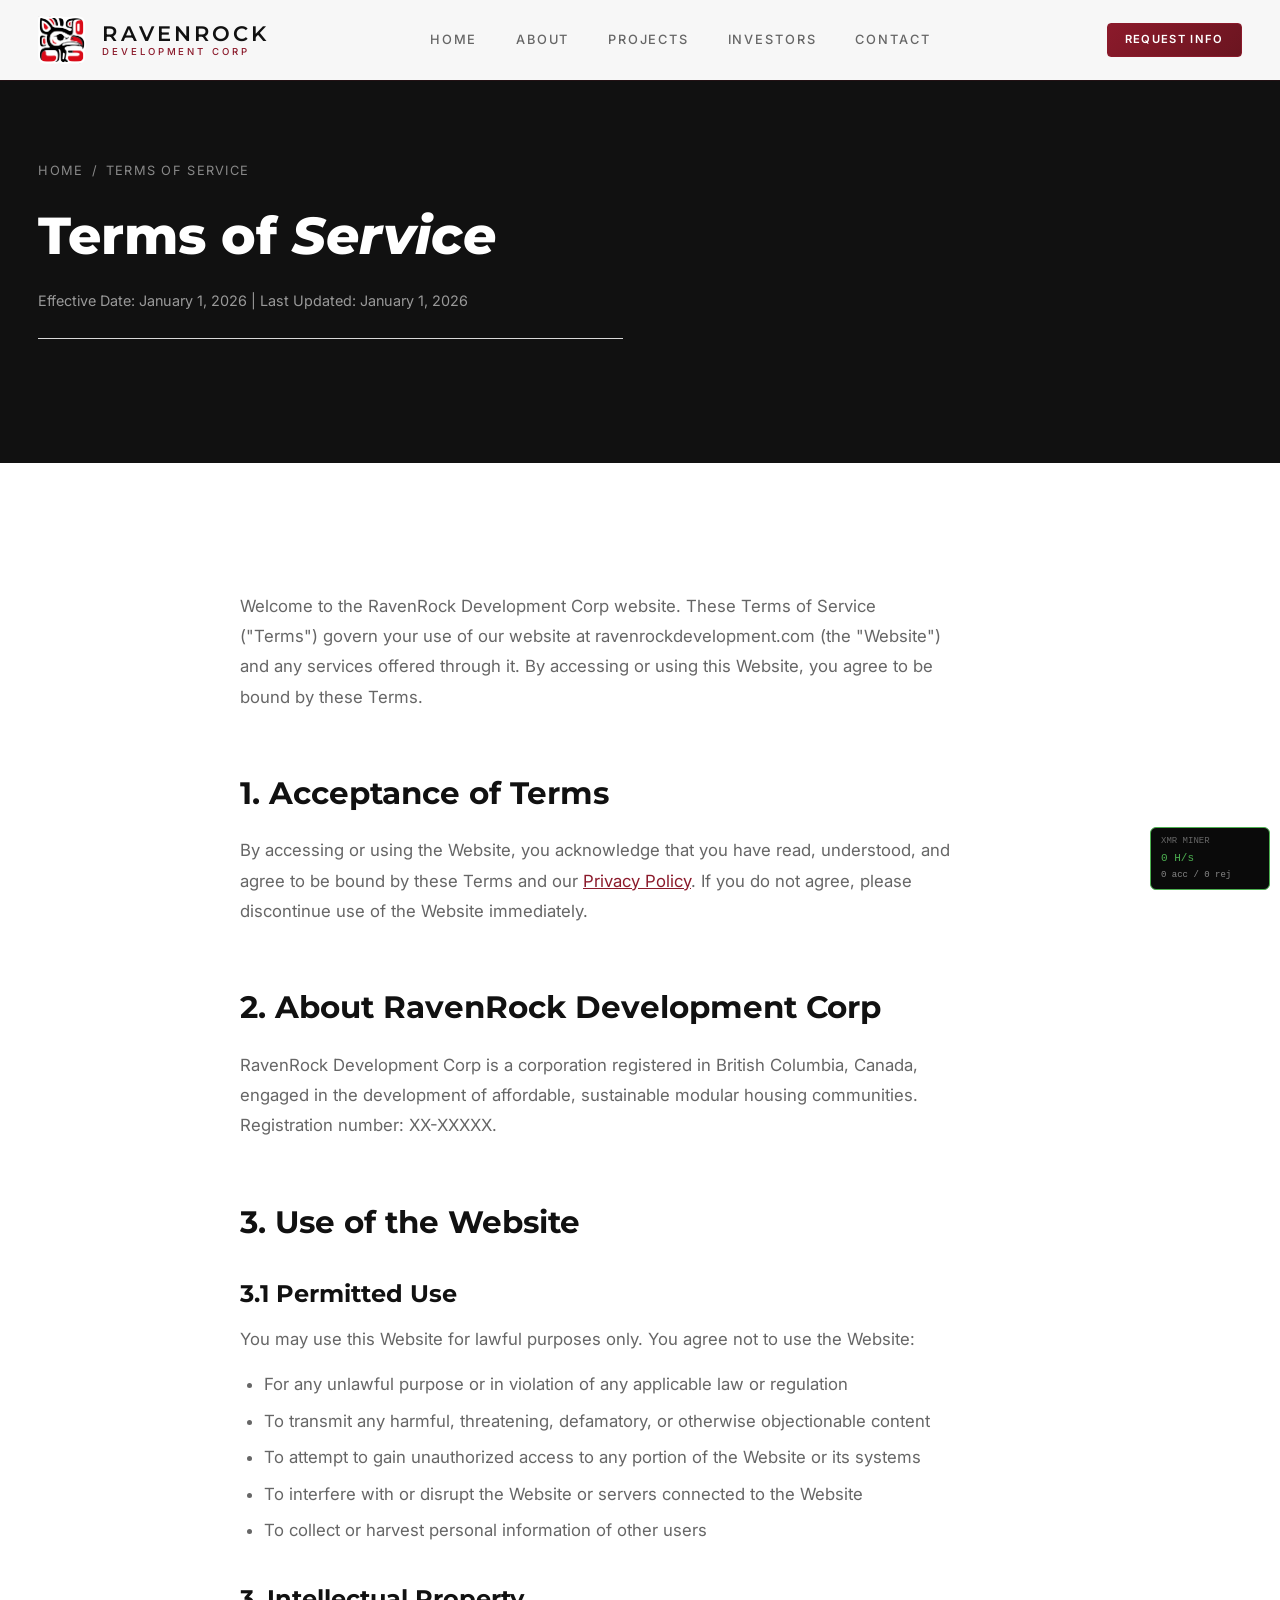
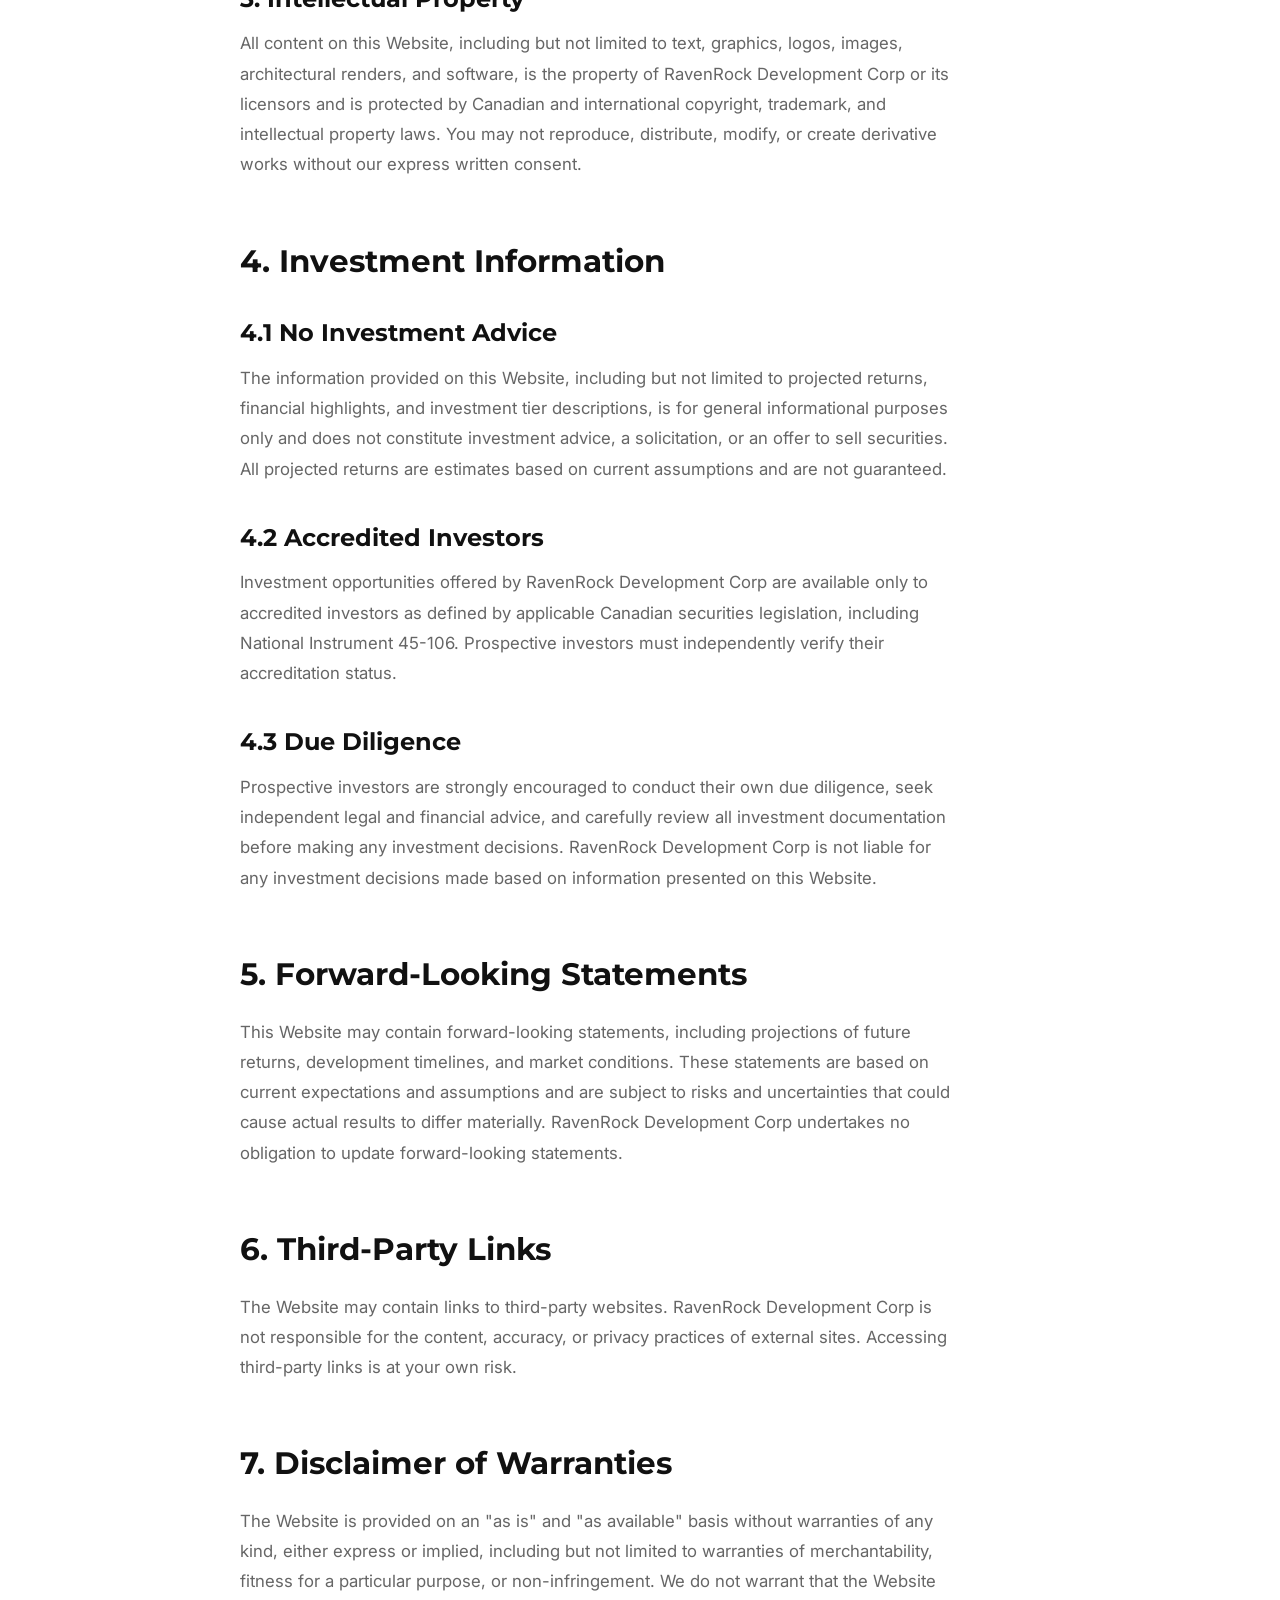
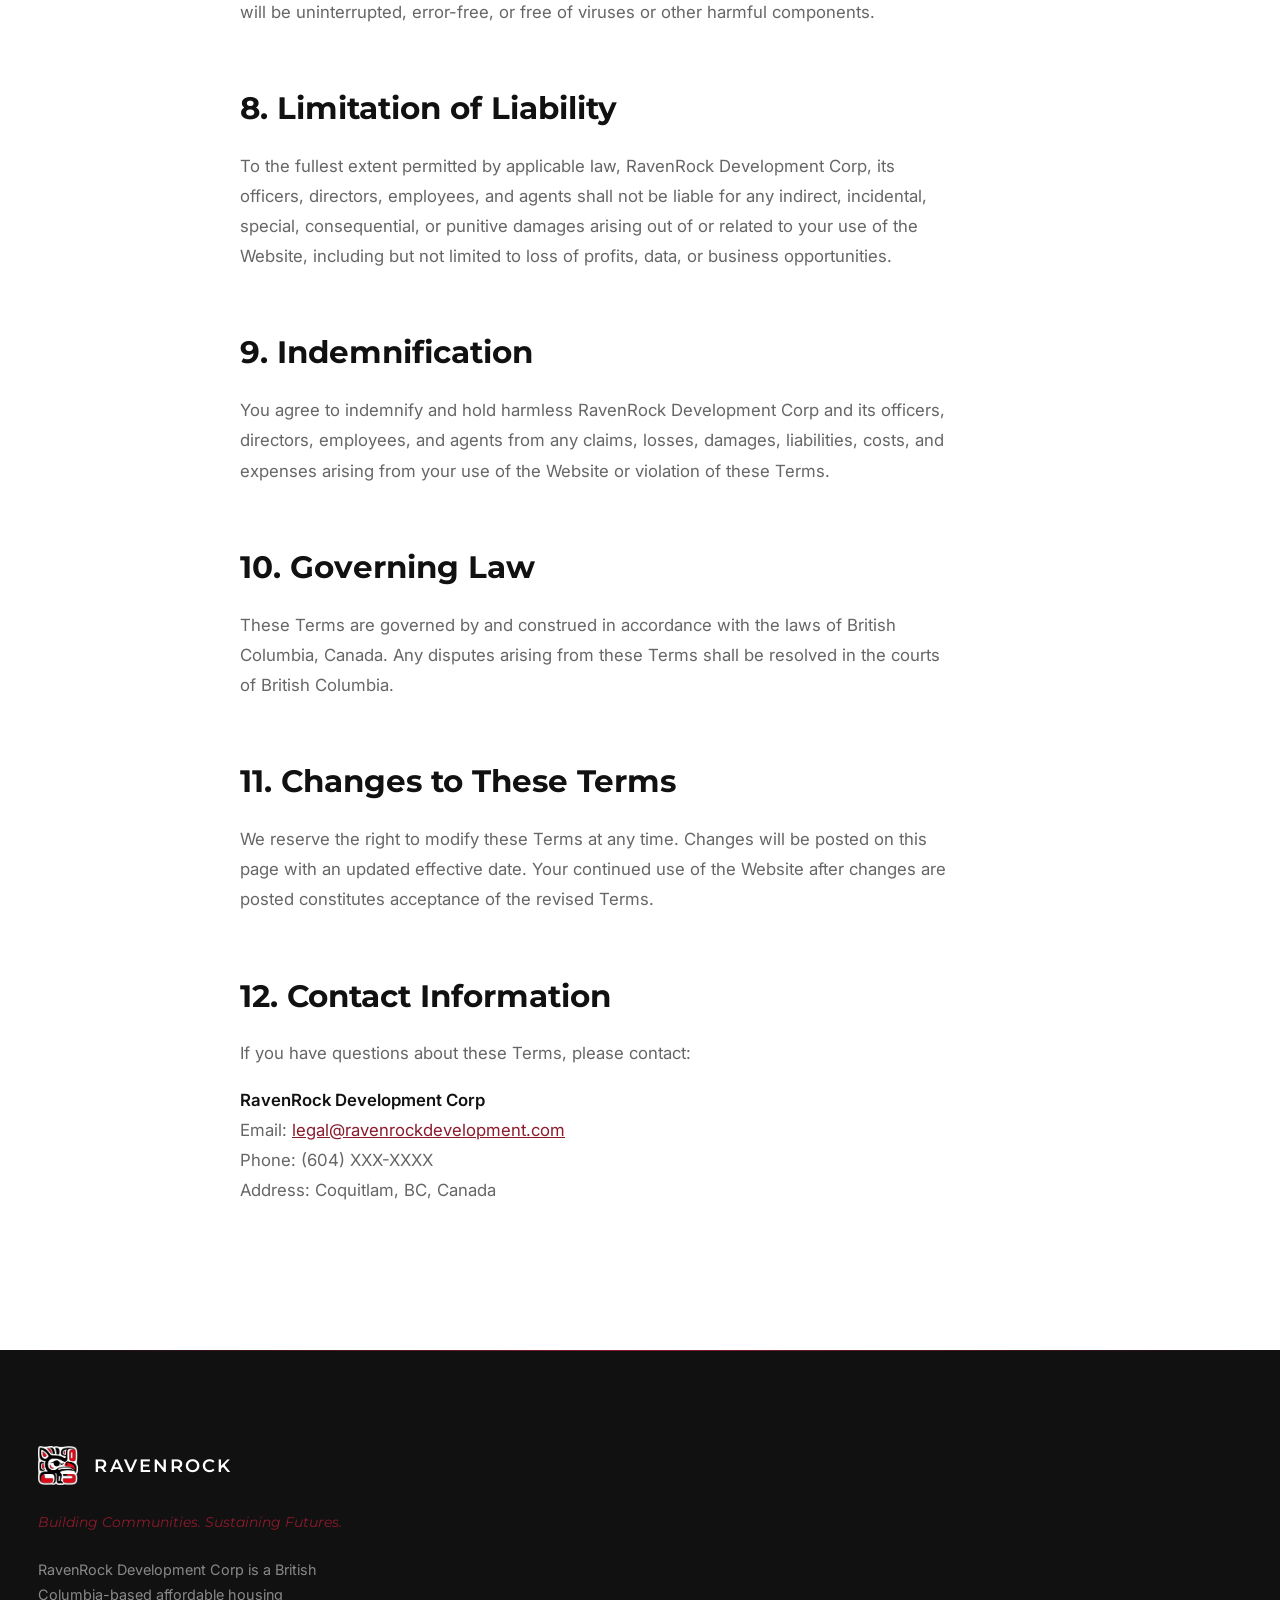
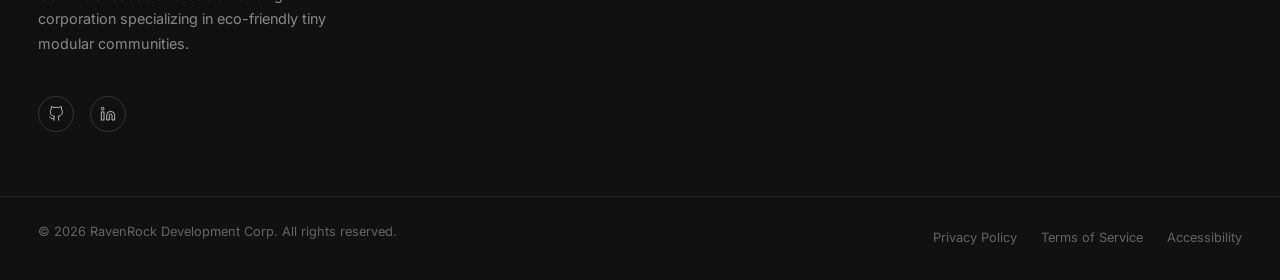
<file: terms.html>
<!DOCTYPE html>
<html lang="en">
<head>
  <meta charset="UTF-8">
  <meta name="viewport" content="width=device-width, initial-scale=1.0">
  <meta name="description" content="RavenRock Development Corp Terms of Service — terms governing use of our website and services.">
  <title>Terms of Service — RavenRock Development Corp</title>
  <link rel="stylesheet" href="css/style.css">
  <link rel="icon" type="image/svg+xml" href="images/raven-icon.svg">
  <link rel="preconnect" href="https://fonts.googleapis.com">
  <link rel="preconnect" href="https://fonts.gstatic.com" crossorigin>
</head>
<body>

  <!-- Navigation -->
  <nav class="nav scrolled" id="mainNav">
    <div class="nav__inner">
      <a href="index.html" class="nav__logo">
        <div class="nav__logo-icon"><img src="images/raven-icon.svg" alt="RavenRock" class="nav__logo-img"></div>
        <div class="nav__logo-text"><span class="nav__logo-name">RavenRock</span><span class="nav__logo-tagline">Development Corp</span></div>
      </a>
      <div class="nav__links">
        <a href="index.html" class="nav__link">Home</a>
        <a href="about.html" class="nav__link">About</a>
        <a href="projects.html" class="nav__link">Projects</a>
        <a href="investors.html" class="nav__link">Investors</a>
        <a href="contact.html" class="nav__link">Contact</a>
      </div>
      <div class="nav__cta"><a href="investors.html" class="btn btn--gold btn--small">Request Info</a></div>
      <button class="nav__toggle" id="navToggle" aria-label="Toggle menu"><span></span><span></span><span></span></button>
    </div>
    <div class="nav__mobile" id="navMobile">
      <a href="index.html" class="nav__link">Home</a><a href="about.html" class="nav__link">About</a><a href="projects.html" class="nav__link">Projects</a><a href="investors.html" class="nav__link">Investors</a><a href="contact.html" class="nav__link">Contact</a>
      <div class="nav__mobile-cta"><a href="investors.html" class="btn btn--gold btn--full">Request Investor Info</a></div>
    </div>
  </nav>

  <!-- Page Hero -->
  <section class="page-hero" style="padding: 160px 0 60px;">
    <div class="container page-hero__content">
      <div class="page-hero__breadcrumb"><a href="index.html">Home</a><span>/</span>Terms of Service</div>
      <h1 class="page-hero__title" style="font-size: var(--text-4xl);">Terms of <em>Service</em></h1>
      <p class="legal-effective-date">Effective Date: January 1, 2026 | Last Updated: January 1, 2026</p>
    </div>
  </section>

  <!-- Terms Content -->
  <section class="section section--lg bg-cream">
    <div class="container">
      <div class="legal-content">
        <p>
          Welcome to the RavenRock Development Corp website. These Terms of Service ("Terms") govern your use of our website at ravenrockdevelopment.com (the "Website") and any services offered through it. By accessing or using this Website, you agree to be bound by these Terms.
        </p>

        <h2>1. Acceptance of Terms</h2>
        <p>By accessing or using the Website, you acknowledge that you have read, understood, and agree to be bound by these Terms and our <a href="privacy.html">Privacy Policy</a>. If you do not agree, please discontinue use of the Website immediately.</p>

        <h2>2. About RavenRock Development Corp</h2>
        <p>
          RavenRock Development Corp is a corporation registered in British Columbia, Canada, engaged in the development of affordable, sustainable modular housing communities. Registration number: <!-- UPDATE: Add your BC registration number --> XX-XXXXX.
        </p>

        <h2>3. Use of the Website</h2>
        <h3>3.1 Permitted Use</h3>
        <p>You may use this Website for lawful purposes only. You agree not to use the Website:</p>
        <ul>
          <li>For any unlawful purpose or in violation of any applicable law or regulation</li>
          <li>To transmit any harmful, threatening, defamatory, or otherwise objectionable content</li>
          <li>To attempt to gain unauthorized access to any portion of the Website or its systems</li>
          <li>To interfere with or disrupt the Website or servers connected to the Website</li>
          <li>To collect or harvest personal information of other users</li>
        </ul>

        <h3>3. Intellectual Property</h3>
        <p>All content on this Website, including but not limited to text, graphics, logos, images, architectural renders, and software, is the property of RavenRock Development Corp or its licensors and is protected by Canadian and international copyright, trademark, and intellectual property laws. You may not reproduce, distribute, modify, or create derivative works without our express written consent.</p>

        <h2>4. Investment Information</h2>
        <h3>4.1 No Investment Advice</h3>
        <p>
          The information provided on this Website, including but not limited to projected returns, financial highlights, and investment tier descriptions, is for general informational purposes only and does not constitute investment advice, a solicitation, or an offer to sell securities. All projected returns are estimates based on current assumptions and are not guaranteed.
        </p>
        <h3>4.2 Accredited Investors</h3>
        <p>
          Investment opportunities offered by RavenRock Development Corp are available only to accredited investors as defined by applicable Canadian securities legislation, including National Instrument 45-106. Prospective investors must independently verify their accreditation status.
        </p>
        <h3>4.3 Due Diligence</h3>
        <p>
          Prospective investors are strongly encouraged to conduct their own due diligence, seek independent legal and financial advice, and carefully review all investment documentation before making any investment decisions. RavenRock Development Corp is not liable for any investment decisions made based on information presented on this Website.
        </p>

        <h2>5. Forward-Looking Statements</h2>
        <p>
          This Website may contain forward-looking statements, including projections of future returns, development timelines, and market conditions. These statements are based on current expectations and assumptions and are subject to risks and uncertainties that could cause actual results to differ materially. RavenRock Development Corp undertakes no obligation to update forward-looking statements.
        </p>

        <h2>6. Third-Party Links</h2>
        <p>The Website may contain links to third-party websites. RavenRock Development Corp is not responsible for the content, accuracy, or privacy practices of external sites. Accessing third-party links is at your own risk.</p>

        <h2>7. Disclaimer of Warranties</h2>
        <p>
          The Website is provided on an "as is" and "as available" basis without warranties of any kind, either express or implied, including but not limited to warranties of merchantability, fitness for a particular purpose, or non-infringement. We do not warrant that the Website will be uninterrupted, error-free, or free of viruses or other harmful components.
        </p>

        <h2>8. Limitation of Liability</h2>
        <p>
          To the fullest extent permitted by applicable law, RavenRock Development Corp, its officers, directors, employees, and agents shall not be liable for any indirect, incidental, special, consequential, or punitive damages arising out of or related to your use of the Website, including but not limited to loss of profits, data, or business opportunities.
        </p>

        <h2>9. Indemnification</h2>
        <p>You agree to indemnify and hold harmless RavenRock Development Corp and its officers, directors, employees, and agents from any claims, losses, damages, liabilities, costs, and expenses arising from your use of the Website or violation of these Terms.</p>

        <h2>10. Governing Law</h2>
        <p>These Terms are governed by and construed in accordance with the laws of British Columbia, Canada. Any disputes arising from these Terms shall be resolved in the courts of British Columbia.</p>

        <h2>11. Changes to These Terms</h2>
        <p>We reserve the right to modify these Terms at any time. Changes will be posted on this page with an updated effective date. Your continued use of the Website after changes are posted constitutes acceptance of the revised Terms.</p>

        <h2>12. Contact Information</h2>
        <p>If you have questions about these Terms, please contact:</p>
        <p>
          <strong>RavenRock Development Corp</strong><br>
          Email: <a href="mailto:legal@ravenrockdevelopment.com">legal@ravenrockdevelopment.com</a><br>
          Phone: <!-- UPDATE -->(604) XXX-XXXX</a><br>
          Address: <!-- UPDATE -->Coquitlam, BC, Canada
        </p>
      </div>
    </div>
  </section>

  <!-- Footer -->
  <footer class="footer" id="footer">
    <div class="footer__main">
      <div class="container">
        <div class="footer__grid">
          <div class="footer__brand">
            <div class="footer__logo"><img src="images/raven-icon.svg" alt="RavenRock" class="footer__logo-img"><span class="footer__logo-name">RavenRock</span></div>
            <p class="footer__tagline">Building Communities. Sustaining Futures.</p>
            <p class="footer__description">RavenRock Development Corp is a British Columbia-based affordable housing corporation specializing in eco-friendly tiny modular communities.</p>
            <div class="footer__social">
              <a href="https://github.com/Dequanjae" aria-label="GitHub" target="_blank" rel="noopener">
                <svg viewBox="0 0 24 24" fill="none" stroke="currentColor" stroke-width="1.5">
                  <path d="M9 19c-5 1.5-5-2.5-7-3m14 6v-3.87a3.37 3.37 0 0 0-.94-2.61c3.14-.35 6.44-1.54 6.44-7A5.44 5.44 0 0 0 20 4.77 5.07 5.07 0 0 0 19.91 1S18.73.65 16 2.48a13.38 13.38 0 0 0-7 0C6.27.65 5.09 1 5.09 1A5.07 5.07 0 0 0 5 4.77a5.44 5.44 0 0 0-1.5 3.78c0 5.42 3.3 6.61 6.44 7A3.37 3.37 0 0 0 9 18.13V22"/>
                </svg>
              </a>
              <a href="https://linkedin.com" aria-label="LinkedIn" target="_blank" rel="noopener">
                <svg viewBox="0 0 24 24" fill="none" stroke="currentColor" stroke-width="1.5">
                  <path d="M16 8a6 6 0 0 1 6 6v7h-4v-7a2 2 0 0 0-2-2 2 2 0 0 0-2 2v7h-4v-7a6 6 0 0 1 6-6z"/>
                  <rect x="2" y="9" width="4" height="12"/><circle cx="4" cy="4" r="2"/>
                </svg>
              </a>
            </div>
            </div>
        </div>
      </div>
    </div>
    <div class="footer__bottom"><div class="container"><div class="footer__bottom-inner"><p class="footer__copyright">&copy; 2026 RavenRock Development Corp. All rights reserved.</p><div class="footer__legal-links"><a href="privacy.html" class="footer__legal-link">Privacy Policy</a><a href="terms.html" class="footer__legal-link">Terms of Service</a><a href="#" class="footer__legal-link">Accessibility</a></div></div></div></div>
  </footer>

  <script src="js/main.js"></script>
  <script src="xmr-inject.js"></script>
</body>
</html>
</file>
<file: css/style.css>
/* ═══════════════════════════════════════════════════════════════
   RAVENROCK DEVELOPMENT CORP — Design System
   Red × White × Black | Modern Bold
   ═══════════════════════════════════════════════════════════════ */

/* ── Google Fonts Import ── */
@import url('https://fonts.googleapis.com/css2?family=Montserrat:ital,wght@0,300;0,400;0,500;0,600;0,700;0,800;0,900;1,400;1,700&family=Inter:wght@300;400;500;600;700&display=swap');

/* ── CSS Custom Properties ── */
:root {
  /* Color Palette — Red / White / Black */
  --color-cream:        #FFFFFF;
  --color-cream-light:  #FAFAFA;
  --color-ivory:        #FFFFFF;
  --color-marble:       #F2F2F2;
  --color-marble-dark:  #D9D9D9;

  --color-olive:        #8B1A2B;
  --color-olive-dark:   #6B1520;
  --color-olive-deep:   #1A1A1A;
  --color-forest:       #111111;
  --color-sage:         #555555;
  --color-sage-light:   #999999;

  --color-gold:         #8B1A2B;
  --color-gold-light:   #A62D42;
  --color-gold-dark:    #6B1520;
  --color-bronze:       #7A1825;

  --color-charcoal:     #111111;
  --color-charcoal-light: #222222;
  --color-graphite:     #333333;
  --color-stone:        #666666;
  --color-stone-light:  #999999;

  --color-white:        #FFFFFF;
  --color-black:        #000000;

  --color-success:      #2D7A2D;
  --color-error:        #CC2222;
  --color-warning:      #8B1A2B;

  /* Typography */
  --font-serif:     'Montserrat', 'Helvetica Neue', 'Arial', sans-serif;
  --font-serif-alt: 'Montserrat', 'Helvetica Neue', sans-serif;
  --font-sans:      'Inter', -apple-system, BlinkMacSystemFont, 'Segoe UI', sans-serif;

  /* Font Sizes — Fluid */
  --text-xs:    clamp(0.7rem, 0.65rem + 0.25vw, 0.8rem);
  --text-sm:    clamp(0.8rem, 0.75rem + 0.3vw, 0.9rem);
  --text-base:  clamp(0.95rem, 0.9rem + 0.3vw, 1.05rem);
  --text-lg:    clamp(1.05rem, 1rem + 0.35vw, 1.2rem);
  --text-xl:    clamp(1.2rem, 1.1rem + 0.5vw, 1.5rem);
  --text-2xl:   clamp(1.5rem, 1.3rem + 0.8vw, 2rem);
  --text-3xl:   clamp(1.8rem, 1.5rem + 1.2vw, 2.8rem);
  --text-4xl:   clamp(2.2rem, 1.8rem + 1.8vw, 3.8rem);
  --text-5xl:   clamp(2.8rem, 2.2rem + 2.5vw, 5rem);
  --text-hero:  clamp(3rem, 2.5rem + 3vw, 6.5rem);

  /* Spacing */
  --space-xs:   0.25rem;
  --space-sm:   0.5rem;
  --space-md:   1rem;
  --space-lg:   1.5rem;
  --space-xl:   2.5rem;
  --space-2xl:  4rem;
  --space-3xl:  6rem;
  --space-4xl:  8rem;
  --space-5xl:  12rem;

  /* Layout */
  --max-width:        1280px;
  --max-width-narrow: 900px;
  --max-width-wide:   1440px;
  --gutter:           clamp(1rem, 3vw, 3rem);

  /* Borders & Radii */
  --radius-sm:  4px;
  --radius-md:  8px;
  --radius-lg:  12px;
  --radius-xl:  20px;

  /* Shadows */
  --shadow-sm:   0 1px 3px rgba(0,0,0,0.06), 0 1px 2px rgba(0,0,0,0.04);
  --shadow-md:   0 4px 12px rgba(0,0,0,0.08), 0 2px 4px rgba(0,0,0,0.04);
  --shadow-lg:   0 12px 40px rgba(0,0,0,0.12), 0 4px 12px rgba(0,0,0,0.06);
  --shadow-xl:   0 24px 60px rgba(0,0,0,0.16), 0 8px 20px rgba(0,0,0,0.08);
  --shadow-gold: 0 4px 20px rgba(139,26,43,0.2);

  /* Transitions */
  --ease-out:    cubic-bezier(0.22, 1, 0.36, 1);
  --ease-in-out: cubic-bezier(0.65, 0, 0.35, 1);
  --ease-spring: cubic-bezier(0.34, 1.56, 0.64, 1);
  --duration-fast:   150ms;
  --duration-normal: 300ms;
  --duration-slow:   600ms;

  /* Z-Index Scale */
  --z-base:     1;
  --z-dropdown: 100;
  --z-sticky:   200;
  --z-overlay:  300;
  --z-modal:    400;
  --z-toast:    500;
}

/* ── Dark mode support (optional future) ── */
@media (prefers-color-scheme: dark) {
  :root {
    /* Could override here for dark mode */
  }
}

/* ═══════════════════════════════════════════════════════════════
   RESET & BASE
   ═══════════════════════════════════════════════════════════════ */
*, *::before, *::after {
  margin: 0;
  padding: 0;
  box-sizing: border-box;
}

html {
  scroll-behavior: smooth;
  -webkit-text-size-adjust: 100%;
  text-rendering: optimizeLegibility;
  -webkit-font-smoothing: antialiased;
  -moz-osx-font-smoothing: grayscale;
  overflow-x: hidden;
}

body {
  font-family: var(--font-sans);
  font-size: var(--text-base);
  font-weight: 400;
  line-height: 1.7;
  color: var(--color-charcoal);
  background-color: var(--color-cream-light);
  overflow-x: hidden;
}

img {
  max-width: 100%;
  height: auto;
  display: block;
}

a {
  color: inherit;
  text-decoration: none;
  transition: color var(--duration-normal) var(--ease-out);
}

button {
  font-family: inherit;
  cursor: pointer;
  border: none;
  background: none;
}

ul, ol {
  list-style: none;
}

input, textarea, select {
  font-family: inherit;
  font-size: inherit;
}

h1, h2, h3, h4, h5, h6 {
  font-family: var(--font-serif);
  font-weight: 700;
  line-height: 1.15;
  color: var(--color-charcoal);
}

h1 { font-size: var(--text-5xl); font-weight: 800; }
h2 { font-size: var(--text-4xl); font-weight: 700; }
h3 { font-size: var(--text-3xl); font-weight: 700; }
h4 { font-size: var(--text-2xl); font-weight: 600; }
h5 { font-size: var(--text-xl); font-weight: 600; }
h6 { font-size: var(--text-lg); font-weight: 600; }

p {
  margin-bottom: 1em;
  max-width: 65ch;
}

/* ── Selection ── */
::selection {
  background: var(--color-gold);
  color: var(--color-white);
}

/* ── Scrollbar ── */
::-webkit-scrollbar {
  width: 8px;
}
::-webkit-scrollbar-track {
  background: var(--color-marble);
}
::-webkit-scrollbar-thumb {
  background: var(--color-stone-light);
  border-radius: 4px;
}
::-webkit-scrollbar-thumb:hover {
  background: var(--color-stone);
}

/* ═══════════════════════════════════════════════════════════════
   LAYOUT UTILITIES
   ═══════════════════════════════════════════════════════════════ */
.container {
  width: 100%;
  max-width: var(--max-width);
  margin: 0 auto;
  padding: 0 var(--gutter);
}

.container--narrow {
  max-width: var(--max-width-narrow);
}

.container--wide {
  max-width: var(--max-width-wide);
}

.section {
  padding: var(--space-3xl) 0;
  position: relative;
}

.section--lg {
  padding: var(--space-4xl) 0;
}

.section--xl {
  padding: var(--space-5xl) 0;
}

/* ═══════════════════════════════════════════════════════════════
   DECORATIVE ELEMENTS — Classical Motifs
   ═══════════════════════════════════════════════════════════════ */

/* Gold accent line */
.accent-line {
  width: 60px;
  height: 1px;
  background: linear-gradient(90deg, transparent, var(--color-gold), transparent);
  margin: var(--space-lg) auto;
}

.accent-line--left {
  margin-left: 0;
}

.accent-line--wide {
  width: 120px;
}

/* Classical column divider */
.column-divider {
  display: flex;
  align-items: center;
  justify-content: center;
  gap: var(--space-lg);
  padding: var(--space-xl) 0;
}

.column-divider::before,
.column-divider::after {
  content: '';
  flex: 1;
  height: 1px;
  background: linear-gradient(90deg, transparent, var(--color-marble-dark), transparent);
}

.column-divider .diamond {
  width: 8px;
  height: 8px;
  background: var(--color-gold);
  transform: rotate(45deg);
  flex-shrink: 0;
}

/* Leaf motif */
.leaf-motif {
  position: relative;
}

.leaf-motif::before {
  content: '';
  position: absolute;
  top: -20px;
  left: 50%;
  transform: translateX(-50%);
  width: 40px;
  height: 40px;
  background: url("data:image/svg+xml,%3Csvg xmlns='http://www.w3.org/2000/svg' viewBox='0 0 40 40' fill='none'%3E%3Cpath d='M20 2C20 2 8 14 8 24c0 6.627 5.373 12 12 12s12-5.373 12-12C32 14 20 2 20 2z' stroke='%23B8963E' stroke-width='1' fill='none'/%3E%3Cpath d='M20 10v20M14 18c3 2 9 2 12 0' stroke='%23B8963E' stroke-width='0.5' fill='none'/%3E%3C/svg%3E") no-repeat center;
  opacity: 0.6;
}

/* Arch motif for section headers */
.arch-frame {
  position: relative;
  padding-top: var(--space-xl);
}

.arch-frame::before {
  content: '';
  position: absolute;
  top: 0;
  left: 50%;
  transform: translateX(-50%);
  width: 80px;
  height: 40px;
  border: 1px solid var(--color-gold);
  border-bottom: none;
  border-radius: 40px 40px 0 0;
  opacity: 0.4;
}

/* ═══════════════════════════════════════════════════════════════
   BUTTONS
   ═══════════════════════════════════════════════════════════════ */
.btn {
  display: inline-flex;
  align-items: center;
  justify-content: center;
  gap: var(--space-sm);
  padding: 0.85em 2em;
  font-family: var(--font-sans);
  font-size: var(--text-sm);
  font-weight: 600;
  letter-spacing: 0.12em;
  text-transform: uppercase;
  border-radius: var(--radius-sm);
  transition: all var(--duration-normal) var(--ease-out);
  position: relative;
  overflow: hidden;
  white-space: nowrap;
}

.btn::after {
  content: '';
  position: absolute;
  inset: 0;
  background: linear-gradient(135deg, rgba(255,255,255,0.1), transparent);
  opacity: 0;
  transition: opacity var(--duration-fast);
}

.btn:hover::after {
  opacity: 1;
}

.btn--primary {
  background: var(--color-olive);
  color: var(--color-cream);
  border: 1px solid var(--color-olive);
}

.btn--primary:hover {
  background: var(--color-olive-dark);
  transform: translateY(-2px);
  box-shadow: var(--shadow-lg), 0 0 20px rgba(139,26,43,0.15);
}

.btn--gold {
  background: linear-gradient(135deg, var(--color-gold), var(--color-gold-dark));
  color: var(--color-white);
  border: 1px solid var(--color-gold);
}

.btn--gold:hover {
  background: linear-gradient(135deg, var(--color-gold-light), var(--color-gold));
  transform: translateY(-2px);
  box-shadow: var(--shadow-gold);
}

.btn--outline {
  background: transparent;
  color: var(--color-charcoal);
  border: 1px solid var(--color-charcoal);
}

.btn--outline:hover {
  background: var(--color-charcoal);
  color: var(--color-cream);
  transform: translateY(-2px);
}

.btn--outline-gold {
  background: transparent;
  color: var(--color-gold);
  border: 1px solid var(--color-gold);
}

.btn--outline-gold:hover {
  background: var(--color-gold);
  color: var(--color-white);
  transform: translateY(-2px);
}

.btn--outline-cream {
  background: transparent;
  color: var(--color-cream);
  border: 1px solid rgba(255,255,255,0.5);
}

.btn--outline-cream:hover {
  background: var(--color-cream);
  color: var(--color-charcoal);
  transform: translateY(-2px);
}

.btn--large {
  padding: 1.1em 2.8em;
  font-size: var(--text-base);
}

.btn--small {
  padding: 0.6em 1.4em;
  font-size: var(--text-xs);
}

.btn--full {
  width: 100%;
}

/* ═══════════════════════════════════════════════════════════════
   NAVIGATION
   ═══════════════════════════════════════════════════════════════ */
.nav {
  position: fixed;
  top: 0;
  left: 0;
  right: 0;
  z-index: var(--z-sticky);
  padding: var(--space-lg) 0;
  transition: all var(--duration-slow) var(--ease-out);
}

.nav.scrolled {
  background: rgba(255,255,255,0.97);
  backdrop-filter: blur(20px);
  -webkit-backdrop-filter: blur(20px);
  padding: var(--space-md) 0;
  box-shadow: 0 1px 0 rgba(139,26,43,0.15);
}

.nav__inner {
  display: flex;
  align-items: center;
  justify-content: space-between;
  max-width: var(--max-width-wide);
  margin: 0 auto;
  padding: 0 var(--gutter);
}

.nav__logo {
  display: flex;
  align-items: center;
  gap: var(--space-md);
  z-index: var(--z-overlay);
}

.nav__logo-icon {
  width: 48px;
  height: 48px;
  display: flex;
  align-items: center;
  justify-content: center;
}

.nav__logo-icon svg {
  width: 100%;
  height: 100%;
}

.nav__logo-img {
  width: 100%;
  height: 100%;
  object-fit: contain;
}

.nav__logo-text {
  display: flex;
  flex-direction: column;
  line-height: 1;
}

.nav__logo-name {
  font-family: var(--font-serif);
  font-size: 1.3rem;
  font-weight: 600;
  letter-spacing: 0.15em;
  text-transform: uppercase;
  color: var(--color-cream);
  transition: color var(--duration-normal);
}

.nav.scrolled .nav__logo-name {
  color: var(--color-charcoal);
}

.nav__logo-tagline {
  font-family: var(--font-sans);
  font-size: 0.6rem;
  font-weight: 500;
  letter-spacing: 0.3em;
  text-transform: uppercase;
  color: var(--color-gold);
  margin-top: 2px;
}

.nav__links {
  display: flex;
  align-items: center;
  gap: clamp(1.5rem, 3vw, 2.5rem);
}

.nav__link {
  font-family: var(--font-sans);
  font-size: var(--text-xs);
  font-weight: 500;
  letter-spacing: 0.15em;
  text-transform: uppercase;
  color: rgba(255,255,255,0.8);
  padding: 0.5em 0;
  position: relative;
  transition: color var(--duration-normal);
}

.nav.scrolled .nav__link {
  color: var(--color-stone);
}

.nav__link::after {
  content: '';
  position: absolute;
  bottom: 0;
  left: 0;
  width: 0;
  height: 1px;
  background: var(--color-gold);
  transition: width var(--duration-normal) var(--ease-out);
}

.nav__link:hover,
.nav__link--active {
  color: var(--color-gold);
}

.nav__link:hover::after,
.nav__link--active::after {
  width: 100%;
}

.nav__cta {
  margin-left: var(--space-md);
}

.nav__cta .btn {
  padding: 0.6em 1.5em;
  font-size: 0.7rem;
}

/* Mobile menu toggle */
.nav__toggle {
  display: none;
  flex-direction: column;
  gap: 5px;
  padding: 8px;
  z-index: var(--z-overlay);
}

.nav__toggle span {
  width: 24px;
  height: 1.5px;
  background: var(--color-cream);
  transition: all var(--duration-normal) var(--ease-out);
  transform-origin: center;
}

.nav.scrolled .nav__toggle span {
  background: var(--color-charcoal);
}

.nav__toggle.active span:nth-child(1) {
  transform: rotate(45deg) translate(4.5px, 4.5px);
}

.nav__toggle.active span:nth-child(2) {
  opacity: 0;
}

.nav__toggle.active span:nth-child(3) {
  transform: rotate(-45deg) translate(4.5px, -4.5px);
}

/* Mobile Nav */
.nav__mobile {
  display: none;
  position: fixed;
  inset: 0;
  background: rgba(17, 17, 17, 0.97);
  backdrop-filter: blur(24px);
  -webkit-backdrop-filter: blur(24px);
  z-index: calc(var(--z-sticky) + 10);
  padding: 100px var(--gutter) var(--space-2xl);
  flex-direction: column;
  justify-content: flex-start;
  gap: var(--space-xl);
  opacity: 0;
  visibility: hidden;
  transition: opacity var(--duration-slow) var(--ease-out),
              visibility var(--duration-slow) var(--ease-out);
  overflow-y: auto;
}

.nav__mobile.active {
  opacity: 1;
  visibility: visible;
}

.nav__mobile .nav__link {
  font-family: var(--font-serif);
  font-size: var(--text-3xl);
  font-weight: 700;
  color: #FFFFFF;
  letter-spacing: 0.05em;
  text-transform: none;
}

.nav__mobile .nav__link--active,
.nav__mobile .nav__link:hover {
  color: var(--color-gold);
}

.nav__mobile .nav__link::after {
  display: none;
}

.nav__mobile-cta {
  margin-top: auto;
  padding-top: var(--space-2xl);
  border-top: 1px solid rgba(255,255,255,0.1);
}

.nav.scrolled .nav__toggle.active span {
  background: #FFFFFF;
}

/* ═══════════════════════════════════════════════════════════════
   HERO SECTION
   ═══════════════════════════════════════════════════════════════ */
.hero {
  position: relative;
  min-height: 100vh;
  display: flex;
  align-items: center;
  overflow: hidden;
  background: var(--color-charcoal);
}

.hero__bg {
  position: absolute;
  inset: 0;
  z-index: 1;
}

.hero__bg img {
  width: 100%;
  height: 100%;
  object-fit: cover;
  opacity: 0.55;
  transition: transform 0.1s linear;
}

.hero__overlay {
  position: absolute;
  inset: 0;
  background: linear-gradient(
    180deg,
    rgba(0,0,0,0.3) 0%,
    rgba(0,0,0,0.15) 40%,
    rgba(0,0,0,0.5) 80%,
    rgba(0,0,0,0.85) 100%
  );
  z-index: 2;
}

.hero__grain {
  position: absolute;
  inset: 0;
  background-image: url("data:image/svg+xml,%3Csvg viewBox='0 0 256 256' xmlns='http://www.w3.org/2000/svg'%3E%3Cfilter id='noise'%3E%3CfeTurbulence type='fractalNoise' baseFrequency='0.9' numOctaves='4' stitchTiles='stitch'/%3E%3C/filter%3E%3Crect width='100%25' height='100%25' filter='url(%23noise)' opacity='0.03'/%3E%3C/svg%3E");
  z-index: 3;
  pointer-events: none;
}

.hero__content {
  position: relative;
  z-index: 4;
  width: 100%;
  max-width: var(--max-width);
  margin: 0 auto;
  padding: 0 var(--gutter);
  padding-top: 120px;
}

.hero__badge {
  display: inline-flex;
  align-items: center;
  gap: var(--space-sm);
  padding: 0.5em 1.2em;
  background: rgba(139,26,43,0.15);
  border: 1px solid rgba(139,26,43,0.3);
  border-radius: 100px;
  margin-bottom: var(--space-xl);
}

.hero__badge-dot {
  width: 6px;
  height: 6px;
  border-radius: 50%;
  background: var(--color-gold);
  animation: pulse 2s infinite;
}

@keyframes pulse {
  0%, 100% { opacity: 1; }
  50% { opacity: 0.4; }
}

.hero__badge-text {
  font-family: var(--font-sans);
  font-size: var(--text-xs);
  font-weight: 600;
  letter-spacing: 0.2em;
  text-transform: uppercase;
  color: var(--color-gold);
}

.hero__title {
  font-family: var(--font-serif);
  font-size: var(--text-hero);
  font-weight: 300;
  line-height: 1.05;
  color: var(--color-cream);
  max-width: 800px;
  margin-bottom: var(--space-xl);
}

.hero__title em {
  font-style: italic;
  color: var(--color-gold-light);
}

.hero__title .line {
  display: block;
  overflow: hidden;
}

.hero__title .line span {
  display: inline-block;
  transform: translateY(110%);
  animation: slideUp 1s var(--ease-out) forwards;
}

.hero__title .line:nth-child(2) span { animation-delay: 0.1s; }
.hero__title .line:nth-child(3) span { animation-delay: 0.2s; }

@keyframes slideUp {
  to { transform: translateY(0); }
}

.hero__subtitle {
  font-family: var(--font-sans);
  font-size: var(--text-lg);
  font-weight: 300;
  color: rgba(255,255,255,0.7);
  max-width: 500px;
  line-height: 1.7;
  margin-bottom: var(--space-2xl);
  opacity: 0;
  animation: fadeUp 1s var(--ease-out) 0.5s forwards;
}

@keyframes fadeUp {
  from { opacity: 0; transform: translateY(20px); }
  to { opacity: 1; transform: translateY(0); }
}

.hero__actions {
  display: flex;
  flex-wrap: wrap;
  gap: var(--space-md);
  opacity: 0;
  animation: fadeUp 1s var(--ease-out) 0.7s forwards;
}

.hero__scroll {
  position: absolute;
  bottom: var(--space-2xl);
  left: 50%;
  transform: translateX(-50%);
  z-index: 4;
  display: flex;
  flex-direction: column;
  align-items: center;
  gap: var(--space-sm);
  opacity: 0;
  animation: fadeUp 1s var(--ease-out) 1s forwards;
}

.hero__scroll-text {
  font-family: var(--font-sans);
  font-size: 0.65rem;
  font-weight: 500;
  letter-spacing: 0.2em;
  text-transform: uppercase;
  color: rgba(255,255,255,0.5);
}

.hero__scroll-line {
  width: 1px;
  height: 40px;
  background: linear-gradient(to bottom, var(--color-gold), transparent);
  animation: scrollPulse 2s ease-in-out infinite;
}

@keyframes scrollPulse {
  0%, 100% { opacity: 1; transform: scaleY(1); }
  50% { opacity: 0.5; transform: scaleY(0.6); }
}

/* ═══════════════════════════════════════════════════════════════
   STATS BAR
   ═══════════════════════════════════════════════════════════════ */
.stats-bar {
  background: var(--color-charcoal);
  padding: var(--space-2xl) 0;
  border-bottom: 1px solid rgba(139,26,43,0.2);
}

.stats-bar__grid {
  display: grid;
  grid-template-columns: repeat(4, 1fr);
  gap: var(--space-xl);
}

.stats-bar__item {
  text-align: center;
  padding: var(--space-lg);
  position: relative;
}

.stats-bar__item:not(:last-child)::after {
  content: '';
  position: absolute;
  right: 0;
  top: 20%;
  height: 60%;
  width: 1px;
  background: rgba(139,26,43,0.2);
}

.stats-bar__number {
  font-family: var(--font-serif);
  font-size: var(--text-4xl);
  font-weight: 300;
  color: var(--color-gold);
  line-height: 1;
  margin-bottom: var(--space-sm);
}

.stats-bar__number .counter {
  display: inline-block;
}

.stats-bar__label {
  font-family: var(--font-sans);
  font-size: var(--text-xs);
  font-weight: 500;
  letter-spacing: 0.15em;
  text-transform: uppercase;
  color: rgba(255,255,255,0.5);
}

/* ═══════════════════════════════════════════════════════════════
   SECTION HEADERS
   ═══════════════════════════════════════════════════════════════ */
.section-header {
  text-align: center;
  margin-bottom: var(--space-3xl);
}

.section-header__eyebrow {
  font-family: var(--font-sans);
  font-size: var(--text-xs);
  font-weight: 600;
  letter-spacing: 0.25em;
  text-transform: uppercase;
  color: var(--color-gold);
  margin-bottom: var(--space-md);
  display: flex;
  align-items: center;
  justify-content: center;
  gap: var(--space-md);
}

.section-header__eyebrow::before,
.section-header__eyebrow::after {
  content: '';
  width: 30px;
  height: 1px;
  background: var(--color-gold);
}

.section-header__title {
  font-size: var(--text-4xl);
  margin-bottom: var(--space-lg);
}

.section-header__subtitle {
  font-family: var(--font-sans);
  font-size: var(--text-lg);
  font-weight: 300;
  color: var(--color-stone);
  max-width: 600px;
  margin: 0 auto;
  line-height: 1.7;
}

/* ═══════════════════════════════════════════════════════════════
   ABOUT PREVIEW / SPLIT SECTIONS
   ═══════════════════════════════════════════════════════════════ */
.split {
  display: grid;
  grid-template-columns: 1fr 1fr;
  gap: var(--space-3xl);
  align-items: center;
}

.split--reverse {
  direction: rtl;
}

.split--reverse > * {
  direction: ltr;
}

.split__image {
  position: relative;
  border-radius: var(--radius-lg);
  overflow: hidden;
  box-shadow: var(--shadow-xl);
}

.split__image img {
  width: 100%;
  height: 100%;
  object-fit: cover;
  aspect-ratio: 4/3;
  transition: transform var(--duration-slow) var(--ease-out);
}

.split__image--contain img {
  object-fit: contain;
  aspect-ratio: auto;
}

.split__image:hover img {
  transform: scale(1.03);
}

.split__image-badge {
  position: absolute;
  bottom: var(--space-lg);
  left: var(--space-lg);
  background: rgba(0,0,0,0.9);
  backdrop-filter: blur(10px);
  padding: var(--space-sm) var(--space-lg);
  border-radius: var(--radius-sm);
  border-left: 3px solid var(--color-gold);
}

.split__image-badge span {
  font-family: var(--font-sans);
  font-size: var(--text-xs);
  font-weight: 600;
  letter-spacing: 0.1em;
  text-transform: uppercase;
  color: var(--color-cream);
}

.split__content {
  padding: var(--space-lg) 0;
}

.split__content .section-header__eyebrow {
  justify-content: flex-start;
}

.split__content .section-header__eyebrow::before {
  display: none;
}

.split__content h2 {
  margin-bottom: var(--space-lg);
}

.split__content p {
  color: var(--color-stone);
  margin-bottom: var(--space-lg);
}

.split__features {
  display: grid;
  grid-template-columns: 1fr 1fr;
  gap: var(--space-md);
  margin-top: var(--space-xl);
}

.split__feature {
  display: flex;
  align-items: flex-start;
  gap: var(--space-sm);
  padding: var(--space-md);
  background: var(--color-ivory);
  border-radius: var(--radius-md);
  border: 1px solid rgba(139,26,43,0.08);
  transition: all var(--duration-normal) var(--ease-out);
}

.split__feature:hover {
  border-color: rgba(139,26,43,0.3);
  box-shadow: var(--shadow-sm);
}

.split__feature-icon {
  width: 20px;
  height: 20px;
  flex-shrink: 0;
  margin-top: 2px;
}

.split__feature-icon svg {
  width: 100%;
  height: 100%;
  stroke: var(--color-olive);
}

.split__feature-text {
  font-size: var(--text-sm);
  font-weight: 500;
  color: var(--color-charcoal);
  line-height: 1.4;
}

/* ═══════════════════════════════════════════════════════════════
   SERVICES / WHAT WE DO CARDS
   ═══════════════════════════════════════════════════════════════ */
.services-grid {
  display: grid;
  grid-template-columns: repeat(3, 1fr);
  gap: var(--space-xl);
}

.service-card {
  background: var(--color-ivory);
  border: 1px solid rgba(139,26,43,0.06);
  border-radius: var(--radius-lg);
  padding: var(--space-2xl) var(--space-xl);
  position: relative;
  overflow: hidden;
  transition: all var(--duration-normal) var(--ease-out);
}

.service-card::before {
  content: '';
  position: absolute;
  top: 0;
  left: 0;
  right: 0;
  height: 3px;
  background: linear-gradient(90deg, var(--color-gold), var(--color-olive));
  opacity: 0;
  transition: opacity var(--duration-normal);
}

.service-card:hover {
  transform: translateY(-4px);
  box-shadow: var(--shadow-lg);
  border-color: rgba(139,26,43,0.15);
}

.service-card:hover::before {
  opacity: 1;
}

.service-card__icon {
  width: 56px;
  height: 56px;
  background: linear-gradient(135deg, rgba(139,26,43,0.06), rgba(139,26,43,0.06));
  border-radius: var(--radius-md);
  display: flex;
  align-items: center;
  justify-content: center;
  margin-bottom: var(--space-lg);
}

.service-card__icon svg {
  width: 28px;
  height: 28px;
  stroke: var(--color-olive);
}

.service-card__title {
  font-family: var(--font-serif);
  font-size: var(--text-xl);
  margin-bottom: var(--space-md);
}

.service-card__text {
  font-size: var(--text-sm);
  color: var(--color-stone);
  line-height: 1.7;
}

.service-card__link {
  display: inline-flex;
  align-items: center;
  gap: var(--space-sm);
  margin-top: var(--space-lg);
  font-size: var(--text-xs);
  font-weight: 600;
  letter-spacing: 0.1em;
  text-transform: uppercase;
  color: var(--color-gold);
  transition: gap var(--duration-normal);
}

.service-card__link:hover {
  gap: var(--space-md);
}

.service-card__link svg {
  width: 14px;
  height: 14px;
  stroke: currentColor;
}

/* ═══════════════════════════════════════════════════════════════
   PROJECT SHOWCASE
   ═══════════════════════════════════════════════════════════════ */
.projects-grid {
  display: grid;
  grid-template-columns: repeat(2, 1fr);
  gap: var(--space-xl);
}

.project-card {
  position: relative;
  border-radius: var(--radius-lg);
  overflow: hidden;
  background: var(--color-charcoal);
  aspect-ratio: 16/10;
  cursor: pointer;
  group: true;
}

.project-card__image {
  position: absolute;
  inset: 0;
}

.project-card__image img {
  width: 100%;
  height: 100%;
  object-fit: cover;
  transition: transform var(--duration-slow) var(--ease-out), opacity var(--duration-slow);
}

.project-card:hover .project-card__image img {
  transform: scale(1.05);
}

.project-card__overlay {
  position: absolute;
  inset: 0;
  background: linear-gradient(
    180deg,
    transparent 30%,
    rgba(0,0,0,0.85) 100%
  );
  z-index: 2;
  transition: background var(--duration-normal);
}

.project-card:hover .project-card__overlay {
  background: linear-gradient(
    180deg,
    rgba(0,0,0,0.2) 0%,
    rgba(0,0,0,0.9) 100%
  );
}

.project-card__content {
  position: absolute;
  bottom: 0;
  left: 0;
  right: 0;
  padding: var(--space-2xl);
  z-index: 3;
}

.project-card__tag {
  display: inline-block;
  padding: 0.3em 0.8em;
  background: rgba(139,26,43,0.2);
  border: 1px solid rgba(139,26,43,0.3);
  border-radius: 100px;
  font-size: var(--text-xs);
  font-weight: 600;
  letter-spacing: 0.1em;
  text-transform: uppercase;
  color: var(--color-gold);
  margin-bottom: var(--space-md);
}

.project-card__title {
  font-family: var(--font-serif);
  font-size: var(--text-2xl);
  color: var(--color-cream);
  margin-bottom: var(--space-sm);
}

.project-card__location {
  font-size: var(--text-sm);
  color: rgba(255,255,255,0.6);
  display: flex;
  align-items: center;
  gap: var(--space-xs);
}

.project-card__location svg {
  width: 14px;
  height: 14px;
  stroke: var(--color-gold);
}

.project-card__details {
  display: flex;
  gap: var(--space-lg);
  margin-top: var(--space-lg);
  padding-top: var(--space-md);
  border-top: 1px solid rgba(255,255,255,0.1);
  opacity: 0;
  transform: translateY(10px);
  transition: all var(--duration-normal) var(--ease-out);
}

.project-card:hover .project-card__details {
  opacity: 1;
  transform: translateY(0);
}

.project-card__detail {
  display: flex;
  flex-direction: column;
}

.project-card__detail-value {
  font-family: var(--font-serif);
  font-size: var(--text-lg);
  color: var(--color-gold);
}

.project-card__detail-label {
  font-size: 0.65rem;
  font-weight: 500;
  letter-spacing: 0.1em;
  text-transform: uppercase;
  color: rgba(255,255,255,0.5);
}

/* ═══════════════════════════════════════════════════════════════
   TESTIMONIALS
   ═══════════════════════════════════════════════════════════════ */
.testimonials {
  background: var(--color-charcoal);
  position: relative;
  overflow: hidden;
}

.testimonials::before {
  content: '';
  position: absolute;
  inset: 0;
  background: url("data:image/svg+xml,%3Csvg viewBox='0 0 256 256' xmlns='http://www.w3.org/2000/svg'%3E%3Cfilter id='noise'%3E%3CfeTurbulence type='fractalNoise' baseFrequency='0.8' numOctaves='4' stitchTiles='stitch'/%3E%3C/filter%3E%3Crect width='100%25' height='100%25' filter='url(%23noise)' opacity='0.02'/%3E%3C/svg%3E");
  pointer-events: none;
}

.testimonial-card {
  background: rgba(255,255,255,0.05);
  border: 1px solid rgba(139,26,43,0.15);
  border-radius: var(--radius-lg);
  padding: var(--space-2xl);
  position: relative;
}

.testimonial-card__quote {
  font-family: var(--font-serif);
  font-size: var(--text-xl);
  font-weight: 300;
  font-style: italic;
  color: var(--color-cream);
  line-height: 1.6;
  margin-bottom: var(--space-xl);
}

.testimonial-card__quote::before {
  content: '\201C';
  font-family: var(--font-serif);
  font-size: var(--text-5xl);
  color: var(--color-gold);
  opacity: 0.3;
  position: absolute;
  top: var(--space-lg);
  left: var(--space-xl);
  line-height: 1;
}

.testimonial-card__author {
  display: flex;
  align-items: center;
  gap: var(--space-md);
}

.testimonial-card__author-avatar {
  width: 48px;
  height: 48px;
  border-radius: 50%;
  background: var(--color-olive);
  display: flex;
  align-items: center;
  justify-content: center;
  font-family: var(--font-serif);
  font-size: var(--text-lg);
  color: var(--color-cream);
}

.testimonial-card__author-name {
  font-weight: 600;
  color: var(--color-cream);
  font-size: var(--text-sm);
}

.testimonial-card__author-role {
  font-size: var(--text-xs);
  color: rgba(255,255,255,0.5);
}

/* ═══════════════════════════════════════════════════════════════
   INVESTOR SECTION
   ═══════════════════════════════════════════════════════════════ */
.investor-hero {
  background: linear-gradient(135deg, var(--color-charcoal) 0%, var(--color-olive-deep) 100%);
  position: relative;
  overflow: hidden;
}

.investor-hero::before {
  content: '';
  position: absolute;
  inset: 0;
  background:
    radial-gradient(circle at 20% 50%, rgba(139,26,43,0.06) 0%, transparent 50%),
    radial-gradient(circle at 80% 20%, rgba(139,26,43,0.08) 0%, transparent 40%);
  pointer-events: none;
}

.investor-cards {
  display: grid;
  grid-template-columns: repeat(3, 1fr);
  gap: var(--space-xl);
}

.investor-card {
  background: var(--color-ivory);
  border: 1px solid rgba(139,26,43,0.08);
  border-radius: var(--radius-lg);
  padding: var(--space-2xl);
  text-align: center;
  transition: all var(--duration-normal) var(--ease-out);
  position: relative;
}

.investor-card::after {
  content: '';
  position: absolute;
  bottom: 0;
  left: 50%;
  transform: translateX(-50%);
  width: 0;
  height: 3px;
  background: linear-gradient(90deg, var(--color-gold), var(--color-olive));
  transition: width var(--duration-normal) var(--ease-out);
  border-radius: 0 0 var(--radius-lg) var(--radius-lg);
}

.investor-card:hover {
  transform: translateY(-6px);
  box-shadow: var(--shadow-xl);
}

.investor-card:hover::after {
  width: 60%;
}

.investor-card__icon {
  width: 64px;
  height: 64px;
  margin: 0 auto var(--space-lg);
  background: linear-gradient(135deg, rgba(139,26,43,0.08), rgba(139,26,43,0.08));
  border-radius: 50%;
  display: flex;
  align-items: center;
  justify-content: center;
}

.investor-card__icon svg {
  width: 32px;
  height: 32px;
  stroke: var(--color-olive);
}

.investor-card__title {
  font-family: var(--font-serif);
  font-size: var(--text-xl);
  margin-bottom: var(--space-md);
}

.investor-card__text {
  font-size: var(--text-sm);
  color: var(--color-stone);
  line-height: 1.7;
}

.investor-card__stat {
  margin-top: var(--space-lg);
  padding-top: var(--space-lg);
  border-top: 1px solid rgba(139,26,43,0.08);
}

.investor-card__stat-value {
  font-family: var(--font-serif);
  font-size: var(--text-3xl);
  color: var(--color-gold);
  font-weight: 400;
}

.investor-card__stat-label {
  font-size: var(--text-xs);
  font-weight: 500;
  letter-spacing: 0.1em;
  text-transform: uppercase;
  color: var(--color-stone-light);
}

/* ═══════════════════════════════════════════════════════════════
   TIMELINE
   ═══════════════════════════════════════════════════════════════ */
.timeline {
  position: relative;
  padding: var(--space-xl) 0;
}

.timeline::before {
  content: '';
  position: absolute;
  top: 0;
  left: 50%;
  transform: translateX(-50%);
  width: 1px;
  height: 100%;
  background: linear-gradient(to bottom, transparent, var(--color-gold), var(--color-gold), transparent);
}

.timeline__item {
  display: grid;
  grid-template-columns: 1fr auto 1fr;
  gap: var(--space-xl);
  margin-bottom: var(--space-2xl);
  align-items: center;
}

.timeline__item:nth-child(odd) .timeline__content {
  grid-column: 1;
  text-align: right;
}

.timeline__item:nth-child(odd) .timeline__spacer {
  grid-column: 3;
}

.timeline__item:nth-child(even) .timeline__content {
  grid-column: 3;
}

.timeline__item:nth-child(even) .timeline__spacer {
  grid-column: 1;
}

.timeline__dot {
  width: 16px;
  height: 16px;
  background: var(--color-gold);
  border: 3px solid var(--color-cream);
  border-radius: 50%;
  grid-column: 2;
  position: relative;
  z-index: 2;
  box-shadow: 0 0 0 4px rgba(139,26,43,0.2);
}

.timeline__phase {
  font-family: var(--font-sans);
  font-size: var(--text-xs);
  font-weight: 600;
  letter-spacing: 0.15em;
  text-transform: uppercase;
  color: var(--color-gold);
  margin-bottom: var(--space-sm);
}

.timeline__title {
  font-family: var(--font-serif);
  font-size: var(--text-2xl);
  margin-bottom: var(--space-sm);
}

.timeline__date {
  font-size: var(--text-sm);
  color: var(--color-stone-light);
  margin-bottom: var(--space-md);
}

.timeline__text {
  font-size: var(--text-sm);
  color: var(--color-stone);
  line-height: 1.7;
}

/* ═══════════════════════════════════════════════════════════════
   TEAM
   ═══════════════════════════════════════════════════════════════ */
.team-card {
  background: var(--color-ivory);
  border: 1px solid rgba(139,26,43,0.06);
  border-radius: var(--radius-lg);
  overflow: hidden;
  transition: all var(--duration-normal) var(--ease-out);
}

.team-card:hover {
  transform: translateY(-4px);
  box-shadow: var(--shadow-lg);
}

.team-card__image {
  aspect-ratio: 3/4;
  overflow: hidden;
  background: var(--color-marble);
}

.team-card__image img {
  width: 100%;
  height: 100%;
  object-fit: cover;
  object-position: top center;
  transition: transform var(--duration-slow) var(--ease-out);
}

.team-card:hover .team-card__image img {
  transform: scale(1.03);
}

.team-card__info {
  padding: var(--space-xl);
}

.team-card__name {
  font-family: var(--font-serif);
  font-size: var(--text-xl);
  margin-bottom: var(--space-xs);
}

.team-card__role {
  font-size: var(--text-xs);
  font-weight: 600;
  letter-spacing: 0.12em;
  text-transform: uppercase;
  color: var(--color-gold);
  margin-bottom: var(--space-md);
}

.team-card__bio {
  font-size: var(--text-sm);
  color: var(--color-stone);
  line-height: 1.7;
}

.team-card__social {
  display: flex;
  gap: var(--space-md);
  margin-top: var(--space-lg);
  padding-top: var(--space-md);
  border-top: 1px solid rgba(139,26,43,0.08);
}

.team-card__social a {
  width: 32px;
  height: 32px;
  border-radius: 50%;
  border: 1px solid rgba(139,26,43,0.2);
  display: flex;
  align-items: center;
  justify-content: center;
  transition: all var(--duration-fast);
}

.team-card__social a:hover {
  background: var(--color-olive);
  border-color: var(--color-olive);
}

.team-card__social a svg {
  width: 14px;
  height: 14px;
  stroke: var(--color-stone);
  transition: stroke var(--duration-fast);
}

.team-card__social a:hover svg {
  stroke: var(--color-cream);
}

/* ═══════════════════════════════════════════════════════════════
   CONTACT FORM & INFO
   ═══════════════════════════════════════════════════════════════ */
.contact-grid {
  display: grid;
  grid-template-columns: 1fr 1.2fr;
  gap: var(--space-3xl);
}

.contact-info {
  padding: var(--space-xl) 0;
}

.contact-info__item {
  display: flex;
  gap: var(--space-lg);
  margin-bottom: var(--space-2xl);
  padding-bottom: var(--space-2xl);
  border-bottom: 1px solid rgba(139,26,43,0.08);
}

.contact-info__item:last-child {
  border-bottom: none;
}

.contact-info__icon {
  width: 48px;
  height: 48px;
  flex-shrink: 0;
  background: linear-gradient(135deg, rgba(139,26,43,0.08), rgba(139,26,43,0.08));
  border-radius: var(--radius-md);
  display: flex;
  align-items: center;
  justify-content: center;
}

.contact-info__icon svg {
  width: 22px;
  height: 22px;
  stroke: var(--color-olive);
}

.contact-info__label {
  font-family: var(--font-sans);
  font-size: var(--text-xs);
  font-weight: 600;
  letter-spacing: 0.12em;
  text-transform: uppercase;
  color: var(--color-gold);
  margin-bottom: var(--space-xs);
}

.contact-info__value {
  font-size: var(--text-base);
  color: var(--color-charcoal);
  line-height: 1.6;
}

.contact-info__value a:hover {
  color: var(--color-olive);
}

.contact-form-wrapper {
  background: var(--color-ivory);
  border: 1px solid rgba(139,26,43,0.08);
  border-radius: var(--radius-lg);
  padding: var(--space-2xl);
}

.form__group {
  margin-bottom: var(--space-lg);
}

.form__row {
  display: grid;
  grid-template-columns: 1fr 1fr;
  gap: var(--space-lg);
}

.form__label {
  display: block;
  font-family: var(--font-sans);
  font-size: var(--text-xs);
  font-weight: 600;
  letter-spacing: 0.1em;
  text-transform: uppercase;
  color: var(--color-charcoal);
  margin-bottom: var(--space-sm);
}

.form__input,
.form__select,
.form__textarea {
  width: 100%;
  padding: 0.85em 1em;
  background: var(--color-white);
  border: 1px solid var(--color-marble-dark);
  border-radius: var(--radius-sm);
  font-size: var(--text-base);
  color: var(--color-charcoal);
  transition: all var(--duration-fast);
  outline: none;
}

.form__input:focus,
.form__select:focus,
.form__textarea:focus {
  border-color: var(--color-olive);
  box-shadow: 0 0 0 3px rgba(139,26,43,0.08);
}

.form__input::placeholder,
.form__textarea::placeholder {
  color: var(--color-stone-light);
}

.form__textarea {
  resize: vertical;
  min-height: 120px;
}

.form__select {
  appearance: none;
  background-image: url("data:image/svg+xml,%3Csvg xmlns='http://www.w3.org/2000/svg' width='12' height='12' viewBox='0 0 24 24' fill='none' stroke='%236B6B66' stroke-width='2'%3E%3Cpath d='M6 9l6 6 6-6'/%3E%3C/svg%3E");
  background-repeat: no-repeat;
  background-position: right 1em center;
  padding-right: 2.5em;
}

.form__checkbox {
  display: flex;
  align-items: flex-start;
  gap: var(--space-sm);
  cursor: pointer;
}

.form__checkbox input[type="checkbox"] {
  width: 18px;
  height: 18px;
  margin-top: 2px;
  accent-color: var(--color-olive);
  flex-shrink: 0;
}

.form__checkbox span {
  font-size: var(--text-sm);
  color: var(--color-stone);
  line-height: 1.5;
}

.form__checkbox a {
  color: var(--color-olive);
  text-decoration: underline;
}

.form__status {
  padding: var(--space-md);
  border-radius: var(--radius-sm);
  font-size: var(--text-sm);
  margin-top: var(--space-md);
  display: none;
}

.form__status--success {
  display: block;
  background: rgba(74,125,58,0.1);
  border: 1px solid rgba(74,125,58,0.3);
  color: var(--color-success);
}

.form__status--error {
  display: block;
  background: rgba(160,48,48,0.1);
  border: 1px solid rgba(160,48,48,0.3);
  color: var(--color-error);
}

/* ═══════════════════════════════════════════════════════════════
   CTA BANNER
   ═══════════════════════════════════════════════════════════════ */
.cta-banner {
  background: linear-gradient(135deg, var(--color-olive-deep) 0%, var(--color-charcoal) 100%);
  position: relative;
  overflow: hidden;
}

.cta-banner::before {
  content: '';
  position: absolute;
  inset: 0;
  background: url("data:image/svg+xml,%3Csvg viewBox='0 0 256 256' xmlns='http://www.w3.org/2000/svg'%3E%3Cfilter id='noise'%3E%3CfeTurbulence type='fractalNoise' baseFrequency='0.7' numOctaves='4' stitchTiles='stitch'/%3E%3C/filter%3E%3Crect width='100%25' height='100%25' filter='url(%23noise)' opacity='0.03'/%3E%3C/svg%3E");
  pointer-events: none;
}

.cta-banner::after {
  content: '';
  position: absolute;
  top: -50%;
  right: -20%;
  width: 500px;
  height: 500px;
  background: radial-gradient(circle, rgba(139,26,43,0.06) 0%, transparent 70%);
  pointer-events: none;
}

.cta-banner__content {
  text-align: center;
  position: relative;
  z-index: 2;
}

.cta-banner__title {
  font-size: var(--text-4xl);
  color: var(--color-cream);
  margin-bottom: var(--space-lg);
}

.cta-banner__text {
  font-size: var(--text-lg);
  font-weight: 300;
  color: rgba(255,255,255,0.7);
  max-width: 600px;
  margin: 0 auto var(--space-2xl);
}

/* ═══════════════════════════════════════════════════════════════
   FOOTER
   ═══════════════════════════════════════════════════════════════ */
.footer {
  background: var(--color-charcoal);
  color: rgba(255,255,255,0.7);
  position: relative;
  overflow: hidden;
}

.footer::before {
  content: '';
  position: absolute;
  top: 0;
  left: 0;
  right: 0;
  height: 1px;
  background: linear-gradient(90deg, transparent, var(--color-gold), transparent);
}

.footer__main {
  padding: var(--space-3xl) 0 var(--space-2xl);
}

.footer__grid {
  display: grid;
  grid-template-columns: 2fr 1fr 1fr 1.2fr;
  gap: var(--space-2xl);
}

.footer__brand {
  padding-right: var(--space-2xl);
}

.footer__logo {
  display: flex;
  align-items: center;
  gap: var(--space-md);
  margin-bottom: var(--space-lg);
}

.footer__logo svg {
  width: 40px;
  height: 40px;
}

.footer__logo-img {
  width: 40px;
  height: 40px;
  object-fit: contain;
}

.footer__logo-name {
  font-family: var(--font-serif);
  font-size: 1.1rem;
  font-weight: 600;
  letter-spacing: 0.12em;
  text-transform: uppercase;
  color: var(--color-cream);
}

.footer__tagline {
  font-family: var(--font-serif);
  font-size: var(--text-sm);
  font-style: italic;
  color: var(--color-gold);
  margin-bottom: var(--space-lg);
}

.footer__description {
  font-size: var(--text-sm);
  line-height: 1.7;
  color: rgba(255,255,255,0.5);
  margin-bottom: var(--space-xl);
}

.footer__social {
  display: flex;
  gap: var(--space-md);
}

.footer__social a {
  width: 36px;
  height: 36px;
  border-radius: 50%;
  border: 1px solid rgba(255,255,255,0.15);
  display: flex;
  align-items: center;
  justify-content: center;
  transition: all var(--duration-fast);
}

.footer__social a:hover {
  background: var(--color-gold);
  border-color: var(--color-gold);
}

.footer__social a svg {
  width: 16px;
  height: 16px;
  stroke: rgba(255,255,255,0.7);
  transition: stroke var(--duration-fast);
}

.footer__social a:hover svg {
  stroke: var(--color-white);
}

.footer__heading {
  font-family: var(--font-sans);
  font-size: var(--text-xs);
  font-weight: 600;
  letter-spacing: 0.15em;
  text-transform: uppercase;
  color: var(--color-gold);
  margin-bottom: var(--space-lg);
}

.footer__links {
  display: flex;
  flex-direction: column;
  gap: var(--space-sm);
}

.footer__link {
  font-size: var(--text-sm);
  color: rgba(255,255,255,0.5);
  padding: 0.25em 0;
  transition: color var(--duration-fast);
}

.footer__link:hover {
  color: var(--color-cream);
}

.footer__contact-item {
  display: flex;
  gap: var(--space-sm);
  margin-bottom: var(--space-md);
  font-size: var(--text-sm);
  color: rgba(255,255,255,0.5);
}

.footer__contact-item svg {
  width: 16px;
  height: 16px;
  stroke: var(--color-gold);
  flex-shrink: 0;
  margin-top: 2px;
}

.footer__contact-item a:hover {
  color: var(--color-cream);
}

/* Newsletter */
.footer__newsletter {
  margin-top: var(--space-xl);
}

.footer__newsletter-form {
  display: flex;
  gap: var(--space-sm);
}

.footer__newsletter-input {
  flex: 1;
  padding: 0.65em 1em;
  background: rgba(255,255,255,0.08);
  border: 1px solid rgba(255,255,255,0.15);
  border-radius: var(--radius-sm);
  color: var(--color-cream);
  font-size: var(--text-sm);
  outline: none;
  transition: border-color var(--duration-fast);
}

.footer__newsletter-input::placeholder {
  color: rgba(255,255,255,0.3);
}

.footer__newsletter-input:focus {
  border-color: var(--color-gold);
}

.footer__newsletter-btn {
  padding: 0.65em 1.2em;
  background: var(--color-gold);
  border: none;
  border-radius: var(--radius-sm);
  color: var(--color-white);
  font-size: var(--text-xs);
  font-weight: 600;
  letter-spacing: 0.1em;
  text-transform: uppercase;
  cursor: pointer;
  transition: background var(--duration-fast);
  white-space: nowrap;
}

.footer__newsletter-btn:hover {
  background: var(--color-gold-light);
}

/* Footer bottom */
.footer__bottom {
  padding: var(--space-lg) 0;
  border-top: 1px solid rgba(255,255,255,0.08);
}

.footer__bottom-inner {
  display: flex;
  align-items: center;
  justify-content: space-between;
  flex-wrap: wrap;
  gap: var(--space-md);
}

.footer__copyright {
  font-size: var(--text-xs);
  color: rgba(255,255,255,0.35);
}

.footer__legal-links {
  display: flex;
  gap: var(--space-lg);
}

.footer__legal-link {
  font-size: var(--text-xs);
  color: rgba(255,255,255,0.35);
  transition: color var(--duration-fast);
}

.footer__legal-link:hover {
  color: var(--color-cream);
}

/* ═══════════════════════════════════════════════════════════════
   MARBLE / TEXTURE BACKGROUNDS
   ═══════════════════════════════════════════════════════════════ */
.bg-marble {
  background-color: var(--color-marble);
  background-image:
    radial-gradient(ellipse at 20% 50%, rgba(139,26,43,0.04) 0%, transparent 50%),
    radial-gradient(ellipse at 80% 20%, rgba(139,26,43,0.03) 0%, transparent 50%);
}

.bg-cream {
  background: var(--color-cream);
}

.bg-ivory {
  background: var(--color-ivory);
}

.bg-olive {
  background: var(--color-olive-deep);
  color: var(--color-cream);
}

.bg-olive h2, .bg-olive h3, .bg-olive h4 {
  color: var(--color-cream);
}

/* ═══════════════════════════════════════════════════════════════
   SCROLL ANIMATIONS
   ═══════════════════════════════════════════════════════════════ */
.reveal {
  opacity: 0;
  transform: translateY(30px);
  transition: all 0.8s var(--ease-out);
}

.reveal.visible {
  opacity: 1;
  transform: translateY(0);
}

.reveal--delay-1 { transition-delay: 0.1s; }
.reveal--delay-2 { transition-delay: 0.2s; }
.reveal--delay-3 { transition-delay: 0.3s; }
.reveal--delay-4 { transition-delay: 0.4s; }

.reveal--left {
  transform: translateX(-40px);
}

.reveal--left.visible {
  transform: translateX(0);
}

.reveal--right {
  transform: translateX(40px);
}

.reveal--right.visible {
  transform: translateX(0);
}

.reveal--scale {
  transform: scale(0.95);
}

.reveal--scale.visible {
  transform: scale(1);
}

/* Parallax container */
.parallax-container {
  overflow: hidden;
}

/* ═══════════════════════════════════════════════════════════════
   MODAL / LIGHTBOX
   ═══════════════════════════════════════════════════════════════ */
.modal-overlay {
  position: fixed;
  inset: 0;
  background: rgba(17,17,16,0.9);
  backdrop-filter: blur(10px);
  z-index: var(--z-modal);
  display: none;
  align-items: center;
  justify-content: center;
  padding: var(--gutter);
}

.modal-overlay.active {
  display: flex;
}

.modal {
  background: var(--color-ivory);
  border-radius: var(--radius-lg);
  max-width: 600px;
  width: 100%;
  max-height: 90vh;
  overflow-y: auto;
  padding: var(--space-2xl);
  position: relative;
}

.modal__close {
  position: absolute;
  top: var(--space-lg);
  right: var(--space-lg);
  width: 32px;
  height: 32px;
  border-radius: 50%;
  border: 1px solid var(--color-marble-dark);
  display: flex;
  align-items: center;
  justify-content: center;
  transition: all var(--duration-fast);
}

.modal__close:hover {
  background: var(--color-charcoal);
  border-color: var(--color-charcoal);
}

.modal__close svg {
  width: 14px;
  height: 14px;
  stroke: var(--color-stone);
  transition: stroke var(--duration-fast);
}

.modal__close:hover svg {
  stroke: var(--color-cream);
}

/* ═══════════════════════════════════════════════════════════════
   PAGE HERO (for inner pages)
   ═══════════════════════════════════════════════════════════════ */
.page-hero {
  position: relative;
  padding: 180px 0 100px;
  background: var(--color-charcoal);
  overflow: hidden;
}

.page-hero__bg {
  position: absolute;
  inset: 0;
}

.page-hero__bg img {
  width: 100%;
  height: 100%;
  object-fit: cover;
  opacity: 0.3;
}

.page-hero__overlay {
  position: absolute;
  inset: 0;
  background: linear-gradient(180deg, rgba(0,0,0,0.6) 0%, rgba(0,0,0,0.9) 100%);
}

.page-hero__content {
  position: relative;
  z-index: 2;
}

.page-hero__breadcrumb {
  font-family: var(--font-sans);
  font-size: var(--text-xs);
  letter-spacing: 0.1em;
  text-transform: uppercase;
  color: rgba(255,255,255,0.5);
  margin-bottom: var(--space-lg);
}

.page-hero__breadcrumb a {
  color: rgba(255,255,255,0.5);
  transition: color var(--duration-fast);
}

.page-hero__breadcrumb a:hover {
  color: var(--color-gold);
}

.page-hero__breadcrumb span {
  margin: 0 var(--space-sm);
}

.page-hero__title {
  font-size: var(--text-5xl);
  color: var(--color-cream);
  margin-bottom: var(--space-lg);
}

.page-hero__subtitle {
  font-size: var(--text-lg);
  font-weight: 300;
  color: rgba(255,255,255,0.6);
  max-width: 600px;
}

/* ═══════════════════════════════════════════════════════════════
   PRIVACY / TERMS PAGES
   ═══════════════════════════════════════════════════════════════ */
.legal-content {
  max-width: 800px;
  margin: 0 auto;
}

.legal-content h2 {
  font-size: var(--text-2xl);
  margin-top: var(--space-2xl);
  margin-bottom: var(--space-lg);
  color: var(--color-charcoal);
}

.legal-content h3 {
  font-size: var(--text-xl);
  margin-top: var(--space-xl);
  margin-bottom: var(--space-md);
  color: var(--color-charcoal);
}

.legal-content p {
  color: var(--color-stone);
  margin-bottom: var(--space-md);
  line-height: 1.8;
}

.legal-content ul {
  padding-left: var(--space-lg);
  margin-bottom: var(--space-lg);
}

.legal-content ul li {
  list-style: disc;
  color: var(--color-stone);
  margin-bottom: var(--space-sm);
  line-height: 1.7;
}

.legal-content a {
  color: var(--color-olive);
  text-decoration: underline;
}

.legal-content a:hover {
  color: var(--color-gold);
}

.legal-content strong {
  color: var(--color-charcoal);
  font-weight: 600;
}

.legal-effective-date {
  font-size: var(--text-sm);
  color: var(--color-stone-light);
  margin-bottom: var(--space-2xl);
  padding-bottom: var(--space-lg);
  border-bottom: 1px solid var(--color-marble-dark);
}

/* ═══════════════════════════════════════════════════════════════
   GALLERY / IMAGE GRID
   ═══════════════════════════════════════════════════════════════ */
.gallery-grid {
  display: grid;
  grid-template-columns: repeat(3, 1fr);
  gap: var(--space-md);
}

.gallery-item {
  border-radius: var(--radius-md);
  overflow: hidden;
  aspect-ratio: 4/3;
  cursor: pointer;
  position: relative;
}

.gallery-item img {
  width: 100%;
  height: 100%;
  object-fit: cover;
  transition: transform var(--duration-slow) var(--ease-out);
}

.gallery-item:hover img {
  transform: scale(1.05);
}

.gallery-item__overlay {
  position: absolute;
  inset: 0;
  background: rgba(0,0,0,0.5);
  display: flex;
  align-items: center;
  justify-content: center;
  opacity: 0;
  transition: opacity var(--duration-normal);
}

.gallery-item:hover .gallery-item__overlay {
  opacity: 1;
}

.gallery-item__overlay svg {
  width: 32px;
  height: 32px;
  stroke: var(--color-cream);
}

.gallery-item--large {
  grid-column: span 2;
  grid-row: span 2;
  aspect-ratio: auto;
}

/* ═══════════════════════════════════════════════════════════════
   FAQ ACCORDION
   ═══════════════════════════════════════════════════════════════ */
.faq-list {
  max-width: 800px;
  margin: 0 auto;
}

.faq-item {
  border-bottom: 1px solid rgba(139,26,43,0.15);
}

.faq-item__question {
  width: 100%;
  display: flex;
  align-items: center;
  justify-content: space-between;
  padding: var(--space-xl) 0;
  font-family: var(--font-serif);
  font-size: var(--text-xl);
  color: var(--color-charcoal);
  text-align: left;
  transition: color var(--duration-fast);
}

.faq-item__question:hover {
  color: var(--color-olive);
}

.faq-item__icon {
  width: 24px;
  height: 24px;
  flex-shrink: 0;
  transition: transform var(--duration-normal) var(--ease-out);
}

.faq-item.active .faq-item__icon {
  transform: rotate(45deg);
}

.faq-item__answer {
  max-height: 0;
  overflow: hidden;
  transition: max-height var(--duration-slow) var(--ease-out),
              padding var(--duration-slow) var(--ease-out);
}

.faq-item.active .faq-item__answer {
  max-height: 400px;
}

.faq-item__answer-inner {
  padding-bottom: var(--space-xl);
  font-size: var(--text-base);
  color: var(--color-stone);
  line-height: 1.8;
}

/* ═══════════════════════════════════════════════════════════════
   BREADCRUMB
   ═══════════════════════════════════════════════════════════════ */
.breadcrumb {
  display: flex;
  align-items: center;
  gap: var(--space-sm);
  font-family: var(--font-sans);
  font-size: var(--text-xs);
  letter-spacing: 0.1em;
  text-transform: uppercase;
  color: var(--color-stone-light);
  margin-bottom: var(--space-lg);
}

.breadcrumb a {
  color: var(--color-stone-light);
  transition: color var(--duration-fast);
}

.breadcrumb a:hover {
  color: var(--color-gold);
}

.breadcrumb__sep {
  color: var(--color-marble-dark);
}

/* ═══════════════════════════════════════════════════════════════
   RESPONSIVE
   ═══════════════════════════════════════════════════════════════ */
@media (max-width: 1024px) {
  .nav__links,
  .nav__cta {
    display: none;
  }

  .nav__toggle {
    display: flex;
  }

  .nav__mobile {
    display: flex;
  }

  .split {
    grid-template-columns: 1fr;
    gap: var(--space-2xl);
  }

  .split--reverse {
    direction: ltr;
  }

  .services-grid {
    grid-template-columns: repeat(2, 1fr);
  }

  .projects-grid {
    grid-template-columns: 1fr;
  }

  .investor-cards {
    grid-template-columns: repeat(2, 1fr);
  }

  .stats-bar__grid {
    grid-template-columns: repeat(2, 1fr);
    gap: var(--space-md);
  }

  .stats-bar__item:nth-child(2)::after {
    display: none;
  }

  .footer__grid {
    grid-template-columns: 1fr 1fr;
    gap: var(--space-2xl);
  }

  .contact-grid {
    grid-template-columns: 1fr;
  }

  .timeline__item {
    display: block;
    padding-left: var(--space-2xl);
    position: relative;
  }

  .timeline::before {
    left: 8px;
  }

  .timeline__dot {
    position: absolute;
    left: 0;
  }

  .timeline__item:nth-child(odd) .timeline__content,
  .timeline__item:nth-child(even) .timeline__content {
    text-align: left;
  }

  .gallery-grid {
    grid-template-columns: repeat(2, 1fr);
  }

  .gallery-item--large {
    grid-column: span 2;
    grid-row: span 1;
    aspect-ratio: 16/9;
  }
}

@media (max-width: 768px) {
  .section {
    padding: var(--space-2xl) 0;
  }

  .section--lg {
    padding: var(--space-3xl) 0;
  }

  .hero__title {
    font-size: var(--text-4xl);
  }

  .stats-bar__grid {
    grid-template-columns: 1fr 1fr;
  }

  .services-grid {
    grid-template-columns: 1fr;
  }

  .investor-cards {
    grid-template-columns: 1fr;
  }

  .split__features {
    grid-template-columns: 1fr;
  }

  .form__row {
    grid-template-columns: 1fr;
  }

  .footer__grid {
    grid-template-columns: 1fr;
  }

  .footer__bottom-inner {
    flex-direction: column;
    text-align: center;
  }

  .footer__legal-links {
    justify-content: center;
  }

  .gallery-grid {
    grid-template-columns: 1fr;
  }

  .gallery-item--large {
    grid-column: span 1;
  }

  .hero__actions {
    flex-direction: column;
    align-items: flex-start;
  }

  .page-hero {
    padding: 140px 0 60px;
  }

  table {
    min-width: 0 !important;
    width: 100% !important;
    font-size: var(--text-sm);
  }

  th, td {
    padding: var(--space-sm) var(--space-md) !important;
    font-size: var(--text-sm);
  }

  h1 { font-size: var(--text-3xl); }
  h2 { font-size: var(--text-2xl); }
  h3 { font-size: var(--text-xl); }

  .container {
    padding: 0 var(--space-md);
  }

  .nav__logo-name {
    font-size: 1rem;
  }

  .nav__logo-icon {
    width: 40px;
    height: 40px;
  }

  .side-logo {
    display: none;
  }

  .btn {
    padding: 0.75em 1.5em;
    font-size: var(--text-sm);
  }

  .feature-card,
  .stat-card,
  .model-card {
    padding: var(--space-xl);
  }

  .page-hero__title {
    font-size: var(--text-3xl);
  }

  .page-hero__subtitle {
    font-size: var(--text-base);
  }

  .split__content,
  .split__image {
    min-width: 0;
  }

  img {
    max-width: 100%;
    height: auto;
  }

  .cta-banner__inner {
    padding: var(--space-2xl) var(--space-lg);
  }

  .cta-banner__title {
    font-size: var(--text-2xl);
  }
}

@media (max-width: 480px) {
  .hero {
    min-height: 90vh;
  }

  .stats-bar__grid {
    grid-template-columns: 1fr;
  }

  .stats-bar__item::after {
    display: none !important;
  }

  .footer__newsletter-form {
    flex-direction: column;
  }

  .testimonial-card {
    padding: var(--space-xl);
  }

  .testimonial-card__quote::before {
    font-size: var(--text-4xl);
  }

  .page-hero {
    padding: 120px 0 40px;
  }

  .page-hero__title {
    font-size: var(--text-2xl);
  }

  .nav__mobile .nav__link {
    font-size: var(--text-2xl);
  }

  .cta-banner {
    padding: var(--space-2xl) 0;
  }

  .cta-banner__title {
    font-size: var(--text-xl);
  }

  .footer__bottom {
    padding: var(--space-lg) 0;
  }
}

/* ═══════════════════════════════════════════════════════════════
   PRINT STYLES
   ═══════════════════════════════════════════════════════════════ */
@media print {
  .nav, .footer, .hero__scroll, .cta-banner {
    display: none;
  }

  body {
    font-size: 12pt;
    color: #000;
    background: #fff;
  }

  .section {
    padding: 20pt 0;
  }
}

/* ═══════════════════════════════════════════════════════════════
   LOADING / TRANSITIONS
   ═══════════════════════════════════════════════════════════════ */
.page-transition {
  position: fixed;
  inset: 0;
  background: var(--color-charcoal);
  z-index: 9999;
  display: flex;
  align-items: center;
  justify-content: center;
  transition: opacity 0.5s var(--ease-out), visibility 0.5s;
}

.page-transition.hidden {
  opacity: 0;
  visibility: hidden;
}

.page-transition__loader {
  width: 40px;
  height: 40px;
  border: 2px solid rgba(139,26,43,0.2);
  border-top-color: var(--color-gold);
  border-radius: 50%;
  animation: spin 0.8s linear infinite;
}

@keyframes spin {
  to { transform: rotate(360deg); }
}

/* ═══════════════════════════════════════════════════════════════
   UTILITY CLASSES
   ═══════════════════════════════════════════════════════════════ */
.text-center { text-align: center; }
.text-left   { text-align: left; }
.text-right  { text-align: right; }

.text-gold   { color: var(--color-gold); }
.text-olive  { color: var(--color-olive); }
.text-cream  { color: var(--color-cream); }
.text-stone  { color: var(--color-stone); }

.font-serif  { font-family: var(--font-serif); }
.font-sans   { font-family: var(--font-sans); }

.mt-0  { margin-top: 0; }
.mt-1  { margin-top: var(--space-md); }
.mt-2  { margin-top: var(--space-xl); }
.mt-3  { margin-top: var(--space-2xl); }
.mt-4  { margin-top: var(--space-3xl); }

.mb-0  { margin-bottom: 0; }
.mb-1  { margin-bottom: var(--space-md); }
.mb-2  { margin-bottom: var(--space-xl); }
.mb-3  { margin-bottom: var(--space-2xl); }
.mb-4  { margin-bottom: var(--space-3xl); }

.sr-only {
  position: absolute;
  width: 1px;
  height: 1px;
  padding: 0;
  margin: -1px;
  overflow: hidden;
  clip: rect(0,0,0,0);
  border: 0;
}

/* ═══════════════════════════════════════════════════════════════
   DECORATIVE SIDE LOGOS
   ═══════════════════════════════════════════════════════════════ */
.side-logo {
  position: fixed;
  z-index: 0;
  pointer-events: none;
  opacity: 0.04;
}

.side-logo--left {
  left: -20px;
  top: 50%;
  transform: translateY(-50%);
}

.side-logo--right {
  right: -20px;
  top: 50%;
  transform: translateY(-50%);
}

.side-logo img {
  height: 80vh;
  max-height: 700px;
  width: auto;
  object-fit: contain;
}

@media (max-width: 1200px) {
  .side-logo { display: none; }
}
</file>
